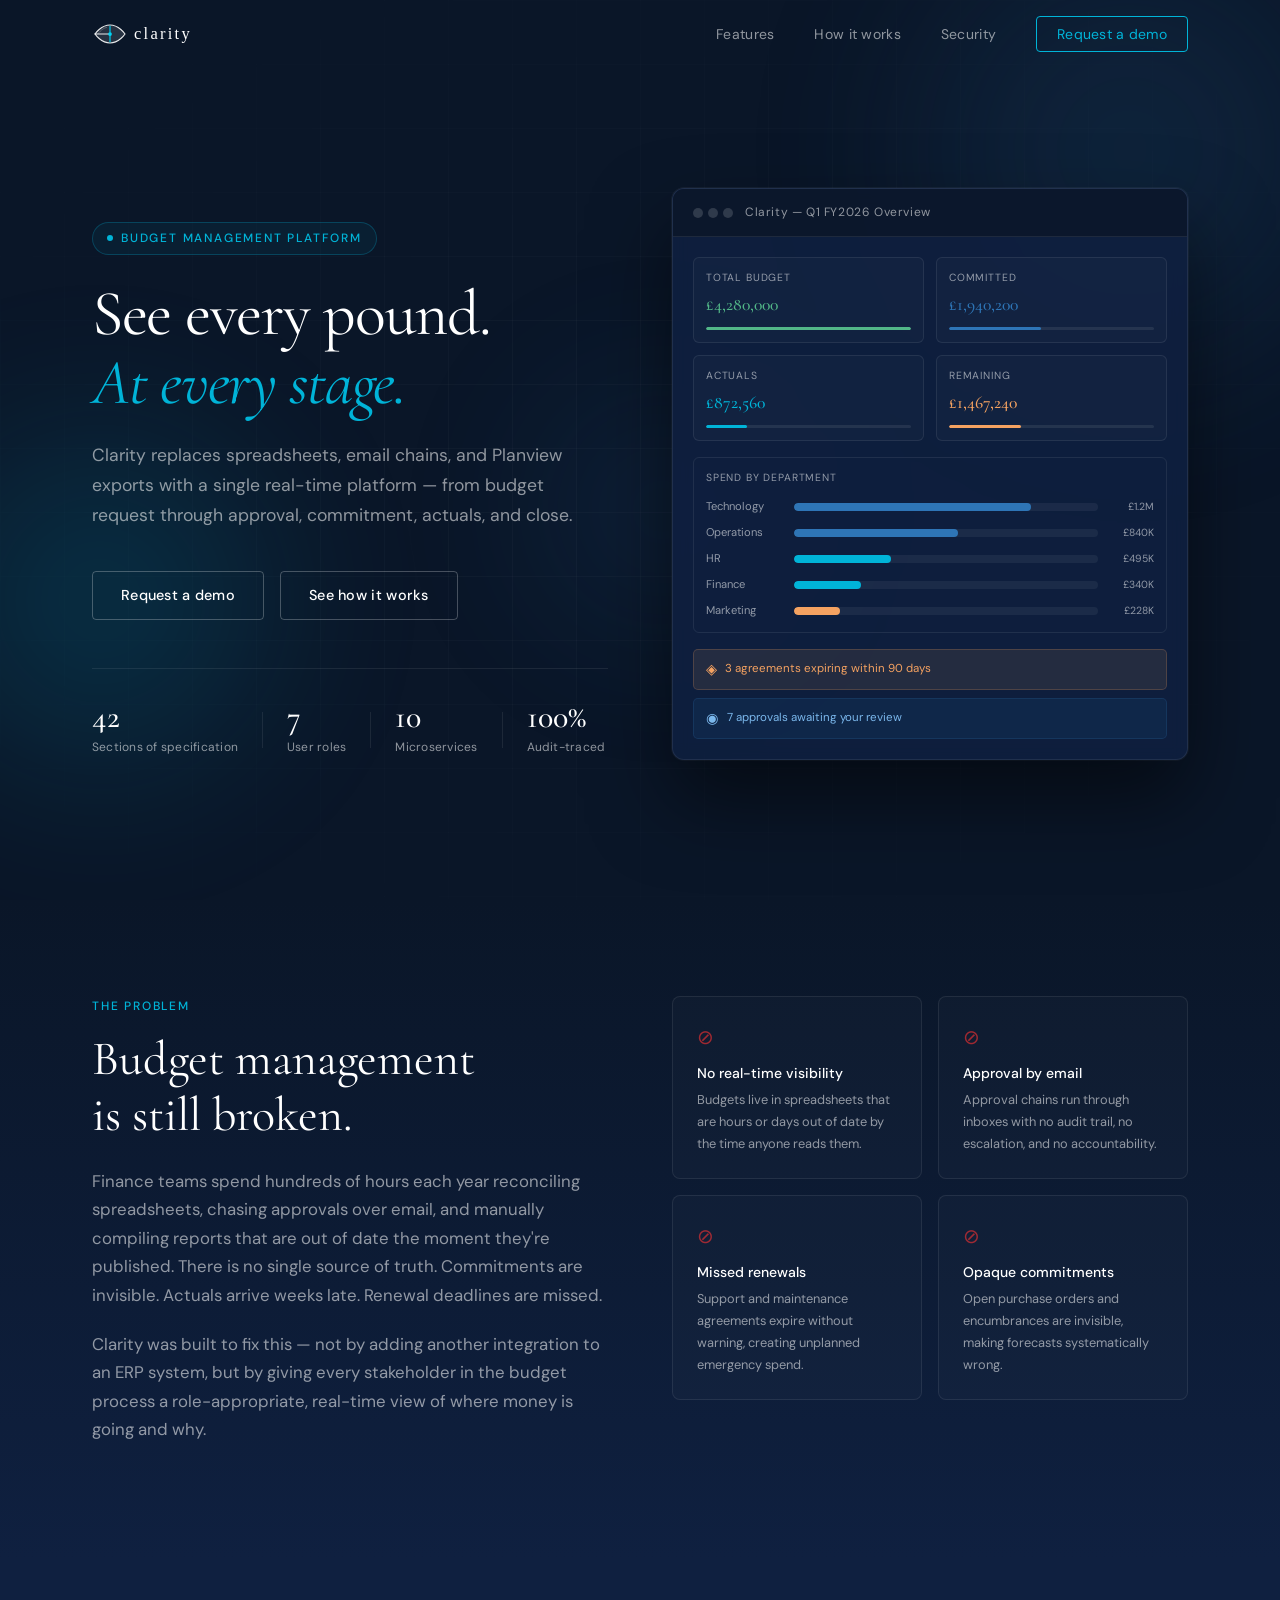
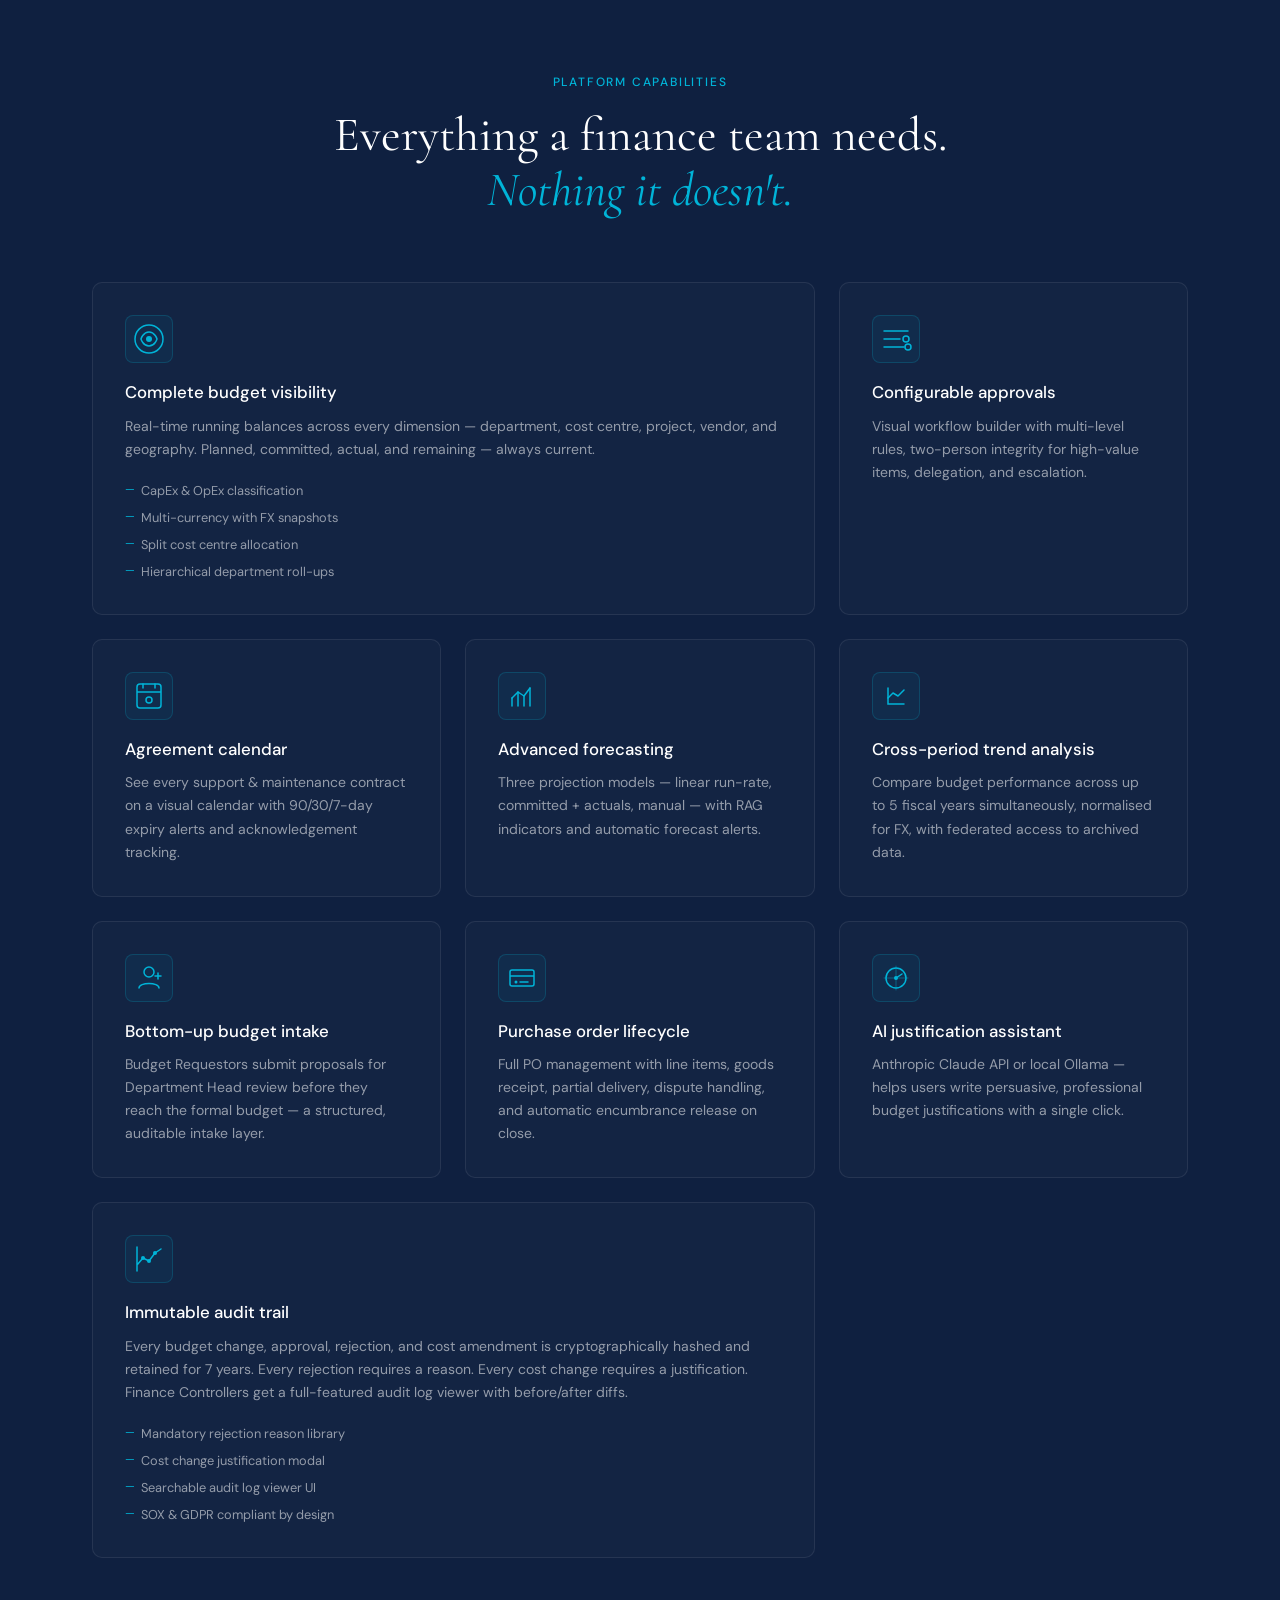
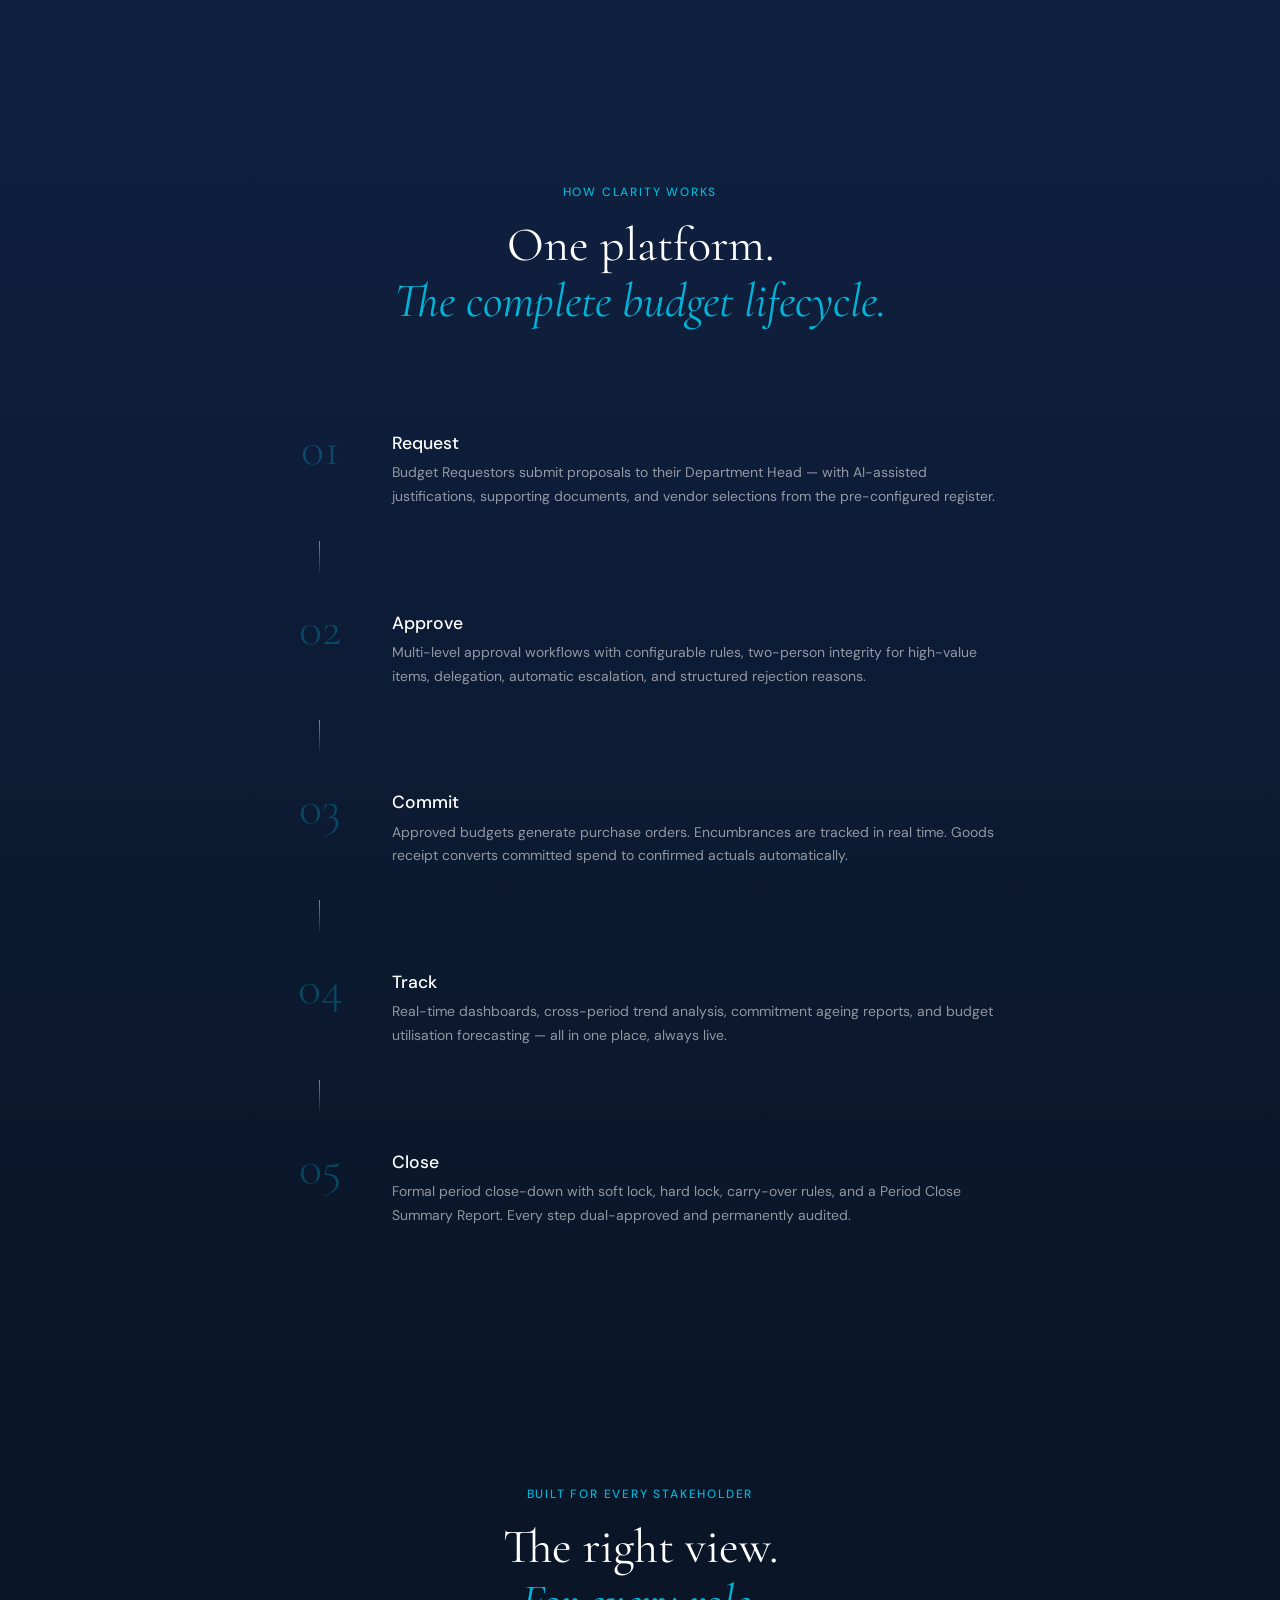
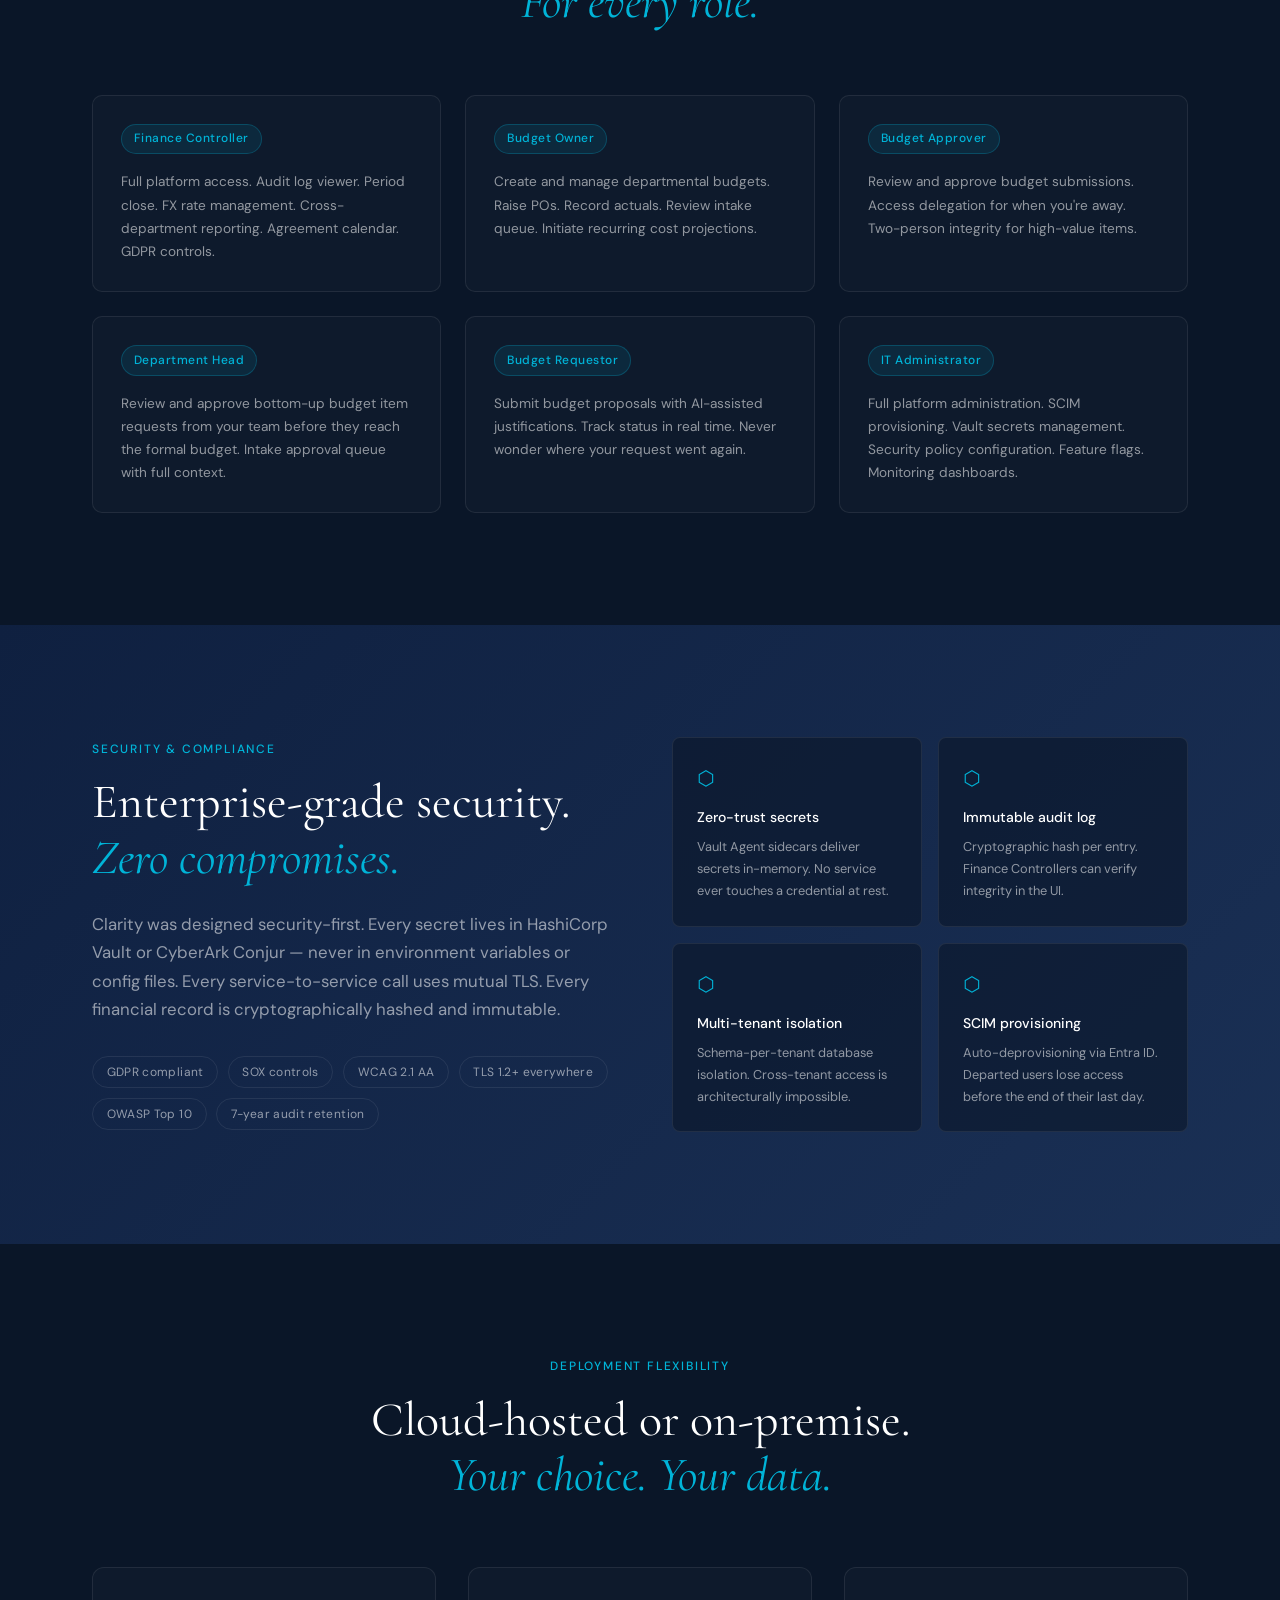
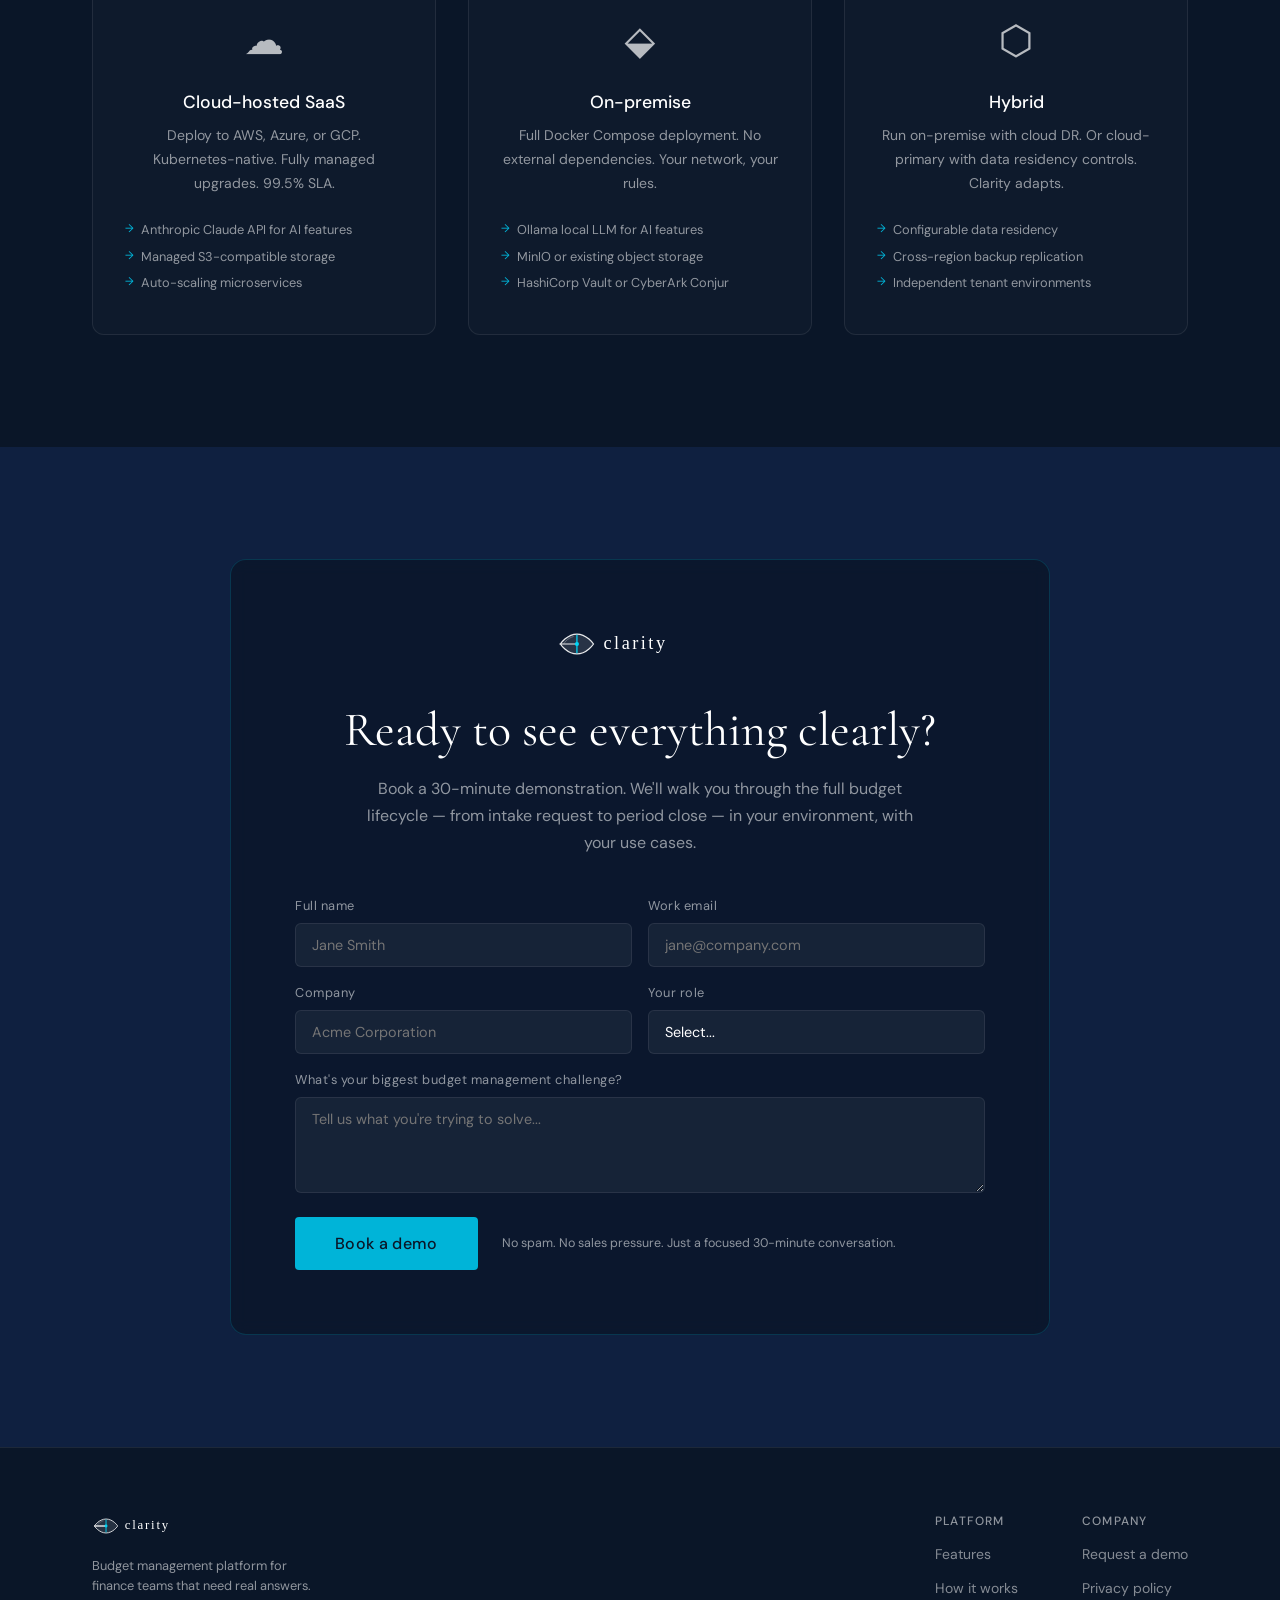
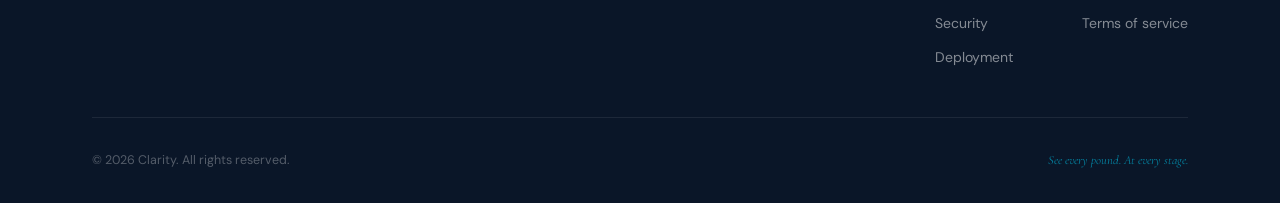
<file: clarity-website/public/index.html>
<!DOCTYPE html>
<html lang="en">
<head>
  <meta charset="UTF-8" />
  <meta name="viewport" content="width=device-width, initial-scale=1.0" />
  <title>Clarity — Budget Management Platform</title>
  <meta name="description" content="Clarity gives finance teams complete visibility over every budget, commitment, and expenditure — from request to approval to close.">
  <link rel="icon" type="image/svg+xml" href="assets/logo-mark.svg">
  <link rel="preconnect" href="https://fonts.googleapis.com">
  <link rel="preconnect" href="https://fonts.gstatic.com" crossorigin>
  <link href="https://fonts.googleapis.com/css2?family=Cormorant+Garamond:ital,wght@0,300;0,400;0,500;0,600;1,300;1,400&family=DM+Sans:opsz,wght@9..40,300;9..40,400;9..40,500&display=swap" rel="stylesheet">
  <link rel="stylesheet" href="assets/style.css">
</head>
<body>

  <!-- NAV -->
  <nav id="nav">
    <div class="nav-inner">
      <a href="/" class="nav-logo">
        <img src="assets/logo-white.svg" alt="Clarity" height="36" />
      </a>
      <ul class="nav-links">
        <li><a href="#features">Features</a></li>
        <li><a href="#workflow">How it works</a></li>
        <li><a href="#security">Security</a></li>
        <!--<li><a href="#contact" class="nav-cta">Request a demo</a></li>-->
        <li><a href="clarity-mockup.html" class="nav-cta">Request a demo</a></li>
      </ul>
      <button class="hamburger" id="hamburger" aria-label="Open menu">
        <span></span><span></span><span></span>
      </button>
    </div>
  </nav>

  <!-- MOBILE MENU -->
  <div class="mobile-menu" id="mobileMenu">
    <a href="#features" class="mobile-link">Features</a>
    <a href="#workflow" class="mobile-link">How it works</a>
    <a href="#security" class="mobile-link">Security</a>
   <!-- <a href="#contact" class="mobile-link mobile-cta">Request a demo</a>-->
    <a href="clarity-mockup.html" class="mobile-link mobile-cta">Request a demo</a>
  </div>

  <!-- HERO -->
  <section id="hero">
    <div class="hero-bg">
      <div class="grid-overlay"></div>
      <div class="orb orb-1"></div>
      <div class="orb orb-2"></div>
      <div class="orb orb-3"></div>
    </div>
    <div class="hero-content">
      <div class="hero-eyebrow reveal">
        <span class="eyebrow-dot"></span>
        Budget Management Platform
      </div>
      <h1 class="hero-title reveal delay-1">
        See every pound.<br>
        <em>At every stage.</em>
      </h1>
      <p class="hero-sub reveal delay-2">
        Clarity replaces spreadsheets, email chains, and Planview exports with a single real-time platform — from budget request through approval, commitment, actuals, and close.
      </p>
      <div class="hero-actions reveal delay-3">
        <!--<a href="#contact" class="btn btn-primary">Request a demo</a>-->
        <a href="clarity-mockup.html" class="btn btn-ghost">Request a demo</a>
        <a href="#workflow" class="btn btn-ghost">See how it works</a>
      </div>
      <div class="hero-stats reveal delay-4">
        <div class="stat">
          <span class="stat-num">42</span>
          <span class="stat-label">Sections of specification</span>
        </div>
        <div class="stat-div"></div>
        <div class="stat">
          <span class="stat-num">7</span>
          <span class="stat-label">User roles</span>
        </div>
        <div class="stat-div"></div>
        <div class="stat">
          <span class="stat-num">10</span>
          <span class="stat-label">Microservices</span>
        </div>
        <div class="stat-div"></div>
        <div class="stat">
          <span class="stat-num">100%</span>
          <span class="stat-label">Audit-traced</span>
        </div>
      </div>
    </div>
    <div class="hero-visual reveal delay-2">
      <div class="dashboard-mock">
        <div class="mock-header">
          <div class="mock-dots"><span></span><span></span><span></span></div>
          <div class="mock-title">Clarity — Q1 FY2026 Overview</div>
        </div>
        <div class="mock-body">
          <div class="mock-kpis">
            <div class="kpi kpi-green">
              <div class="kpi-label">Total Budget</div>
              <div class="kpi-value">£4,280,000</div>
              <div class="kpi-bar"><div class="kpi-fill" style="width:100%"></div></div>
            </div>
            <div class="kpi kpi-blue">
              <div class="kpi-label">Committed</div>
              <div class="kpi-value">£1,940,200</div>
              <div class="kpi-bar"><div class="kpi-fill" style="width:45%"></div></div>
            </div>
            <div class="kpi kpi-teal">
              <div class="kpi-label">Actuals</div>
              <div class="kpi-value">£872,560</div>
              <div class="kpi-bar"><div class="kpi-fill" style="width:20%"></div></div>
            </div>
            <div class="kpi kpi-amber">
              <div class="kpi-label">Remaining</div>
              <div class="kpi-value">£1,467,240</div>
              <div class="kpi-bar"><div class="kpi-fill" style="width:35%"></div></div>
            </div>
          </div>
          <div class="mock-chart">
            <div class="chart-label">Spend by department</div>
            <div class="chart-bars">
              <div class="chart-row"><span>Technology</span><div class="bar-wrap"><div class="bar" style="width:78%"></div></div><span class="bar-val">£1.2M</span></div>
              <div class="chart-row"><span>Operations</span><div class="bar-wrap"><div class="bar" style="width:54%"></div></div><span class="bar-val">£840K</span></div>
              <div class="chart-row"><span>HR</span><div class="bar-wrap"><div class="bar bar-teal" style="width:32%"></div></div><span class="bar-val">£495K</span></div>
              <div class="chart-row"><span>Finance</span><div class="bar-wrap"><div class="bar bar-teal" style="width:22%"></div></div><span class="bar-val">£340K</span></div>
              <div class="chart-row"><span>Marketing</span><div class="bar-wrap"><div class="bar bar-amber" style="width:15%"></div></div><span class="bar-val">£228K</span></div>
            </div>
          </div>
          <div class="mock-alerts">
            <div class="alert-item alert-amber">
              <span class="alert-icon">◈</span>
              <span>3 agreements expiring within 90 days</span>
            </div>
            <div class="alert-item alert-blue">
              <span class="alert-icon">◉</span>
              <span>7 approvals awaiting your review</span>
            </div>
          </div>
        </div>
      </div>
    </div>
  </section>

  <!-- PROBLEM -->
  <section id="problem">
    <div class="container">
      <div class="problem-grid">
        <div class="problem-text reveal">
          <p class="section-eyebrow">The problem</p>
          <h2 class="section-title">Budget management<br>is still broken.</h2>
          <p class="section-body">
            Finance teams spend hundreds of hours each year reconciling spreadsheets, chasing approvals over email, and manually compiling reports that are out of date the moment they're published. There is no single source of truth. Commitments are invisible. Actuals arrive weeks late. Renewal deadlines are missed.
          </p>
          <p class="section-body">
            Clarity was built to fix this — not by adding another integration to an ERP system, but by giving every stakeholder in the budget process a role-appropriate, real-time view of where money is going and why.
          </p>
        </div>
        <div class="problem-cards reveal delay-1">
          <div class="pain-card">
            <div class="pain-icon">⊘</div>
            <h3>No real-time visibility</h3>
            <p>Budgets live in spreadsheets that are hours or days out of date by the time anyone reads them.</p>
          </div>
          <div class="pain-card">
            <div class="pain-icon">⊘</div>
            <h3>Approval by email</h3>
            <p>Approval chains run through inboxes with no audit trail, no escalation, and no accountability.</p>
          </div>
          <div class="pain-card">
            <div class="pain-icon">⊘</div>
            <h3>Missed renewals</h3>
            <p>Support and maintenance agreements expire without warning, creating unplanned emergency spend.</p>
          </div>
          <div class="pain-card">
            <div class="pain-icon">⊘</div>
            <h3>Opaque commitments</h3>
            <p>Open purchase orders and encumbrances are invisible, making forecasts systematically wrong.</p>
          </div>
        </div>
      </div>
    </div>
  </section>

  <!-- FEATURES -->
  <section id="features">
    <div class="container">
      <div class="section-header reveal">
        <p class="section-eyebrow">Platform capabilities</p>
        <h2 class="section-title">Everything a finance team needs.<br><em>Nothing it doesn't.</em></h2>
      </div>
      <div class="features-grid">

        <div class="feature-card feature-large reveal">
          <div class="feature-icon-wrap">
            <svg width="32" height="32" viewBox="0 0 32 32" fill="none"><circle cx="16" cy="16" r="14" stroke="currentColor" stroke-width="1.5"/><path d="M8 16 C8 16 10 9 16 9 C22 9 24 16 24 16 C24 16 22 23 16 23 C10 23 8 16 8 16Z" stroke="currentColor" stroke-width="1.5" fill="none"/><circle cx="16" cy="16" r="3" fill="currentColor"/></svg>
          </div>
          <h3>Complete budget visibility</h3>
          <p>Real-time running balances across every dimension — department, cost centre, project, vendor, and geography. Planned, committed, actual, and remaining — always current.</p>
          <ul class="feature-list">
            <li>CapEx & OpEx classification</li>
            <li>Multi-currency with FX snapshots</li>
            <li>Split cost centre allocation</li>
            <li>Hierarchical department roll-ups</li>
          </ul>
        </div>

        <div class="feature-card reveal delay-1">
          <div class="feature-icon-wrap">
            <svg width="32" height="32" viewBox="0 0 32 32" fill="none"><path d="M4 8 L28 8 M4 16 L20 16 M4 24 L24 24" stroke="currentColor" stroke-width="1.5" stroke-linecap="round"/><circle cx="26" cy="16" r="3" stroke="currentColor" stroke-width="1.5"/><circle cx="28" cy="24" r="3" stroke="currentColor" stroke-width="1.5"/></svg>
          </div>
          <h3>Configurable approvals</h3>
          <p>Visual workflow builder with multi-level rules, two-person integrity for high-value items, delegation, and escalation.</p>
        </div>

        <div class="feature-card reveal delay-2">
          <div class="feature-icon-wrap">
            <svg width="32" height="32" viewBox="0 0 32 32" fill="none"><rect x="4" y="4" width="24" height="24" rx="3" stroke="currentColor" stroke-width="1.5"/><path d="M4 12 L28 12" stroke="currentColor" stroke-width="1.5"/><path d="M10 8 L10 4 M22 8 L22 4" stroke="currentColor" stroke-width="1.5" stroke-linecap="round"/><circle cx="16" cy="20" r="3" stroke="currentColor" stroke-width="1.5"/></svg>
          </div>
          <h3>Agreement calendar</h3>
          <p>See every support & maintenance contract on a visual calendar with 90/30/7-day expiry alerts and acknowledgement tracking.</p>
        </div>

        <div class="feature-card reveal">
          <div class="feature-icon-wrap">
            <svg width="32" height="32" viewBox="0 0 32 32" fill="none"><path d="M6 26 L6 18 M12 26 L12 12 M18 26 L18 16 M24 26 L24 8" stroke="currentColor" stroke-width="1.5" stroke-linecap="round"/><path d="M6 18 L12 12 L18 16 L24 8" stroke="currentColor" stroke-width="1.5" stroke-linecap="round" stroke-linejoin="round"/></svg>
          </div>
          <h3>Advanced forecasting</h3>
          <p>Three projection models — linear run-rate, committed + actuals, manual — with RAG indicators and automatic forecast alerts.</p>
        </div>

        <div class="feature-card reveal delay-1">
          <div class="feature-icon-wrap">
            <svg width="32" height="32" viewBox="0 0 32 32" fill="none"><path d="M8 8 L8 24 L24 24" stroke="currentColor" stroke-width="1.5" stroke-linecap="round"/><path d="M8 18 L13 13 L18 16 L24 10" stroke="currentColor" stroke-width="1.5" stroke-linecap="round" stroke-linejoin="round"/></svg>
          </div>
          <h3>Cross-period trend analysis</h3>
          <p>Compare budget performance across up to 5 fiscal years simultaneously, normalised for FX, with federated access to archived data.</p>
        </div>

        <div class="feature-card reveal delay-2">
          <div class="feature-icon-wrap">
            <svg width="32" height="32" viewBox="0 0 32 32" fill="none"><circle cx="16" cy="10" r="5" stroke="currentColor" stroke-width="1.5"/><path d="M6 26 C6 20 26 20 26 26" stroke="currentColor" stroke-width="1.5" stroke-linecap="round"/><path d="M22 14 L28 14 M25 11 L25 17" stroke="currentColor" stroke-width="1.5" stroke-linecap="round"/></svg>
          </div>
          <h3>Bottom-up budget intake</h3>
          <p>Budget Requestors submit proposals for Department Head review before they reach the formal budget — a structured, auditable intake layer.</p>
        </div>

        <div class="feature-card reveal">
          <div class="feature-icon-wrap">
            <svg width="32" height="32" viewBox="0 0 32 32" fill="none"><rect x="4" y="8" width="24" height="16" rx="2" stroke="currentColor" stroke-width="1.5"/><path d="M4 14 L28 14" stroke="currentColor" stroke-width="1.5"/><circle cx="10" cy="20" r="1.5" fill="currentColor"/><path d="M14 20 L22 20" stroke="currentColor" stroke-width="1.5" stroke-linecap="round"/></svg>
          </div>
          <h3>Purchase order lifecycle</h3>
          <p>Full PO management with line items, goods receipt, partial delivery, dispute handling, and automatic encumbrance release on close.</p>
        </div>

        <div class="feature-card reveal delay-1">
          <div class="feature-icon-wrap">
            <svg width="32" height="32" viewBox="0 0 32 32" fill="none"><path d="M16 4 L16 28 M4 16 L28 16" stroke="currentColor" stroke-width="1" stroke-linecap="round" opacity="0.4"/><circle cx="16" cy="16" r="10" stroke="currentColor" stroke-width="1.5"/><path d="M16 16 L22 12" stroke="currentColor" stroke-width="1.5" stroke-linecap="round"/><circle cx="16" cy="16" r="2" fill="currentColor"/></svg>
          </div>
          <h3>AI justification assistant</h3>
          <p>Anthropic Claude API or local Ollama — helps users write persuasive, professional budget justifications with a single click.</p>
        </div>

        <div class="feature-card feature-large reveal delay-2">
          <div class="feature-icon-wrap">
            <svg width="32" height="32" viewBox="0 0 32 32" fill="none"><path d="M4 28 L4 4 M4 22 L10 15 L16 18 L22 10 L28 6" stroke="currentColor" stroke-width="1.5" stroke-linecap="round" stroke-linejoin="round"/><circle cx="10" cy="15" r="2" fill="currentColor"/><circle cx="16" cy="18" r="2" fill="currentColor"/><circle cx="22" cy="10" r="2" fill="currentColor"/></svg>
          </div>
          <h3>Immutable audit trail</h3>
          <p>Every budget change, approval, rejection, and cost amendment is cryptographically hashed and retained for 7 years. Every rejection requires a reason. Every cost change requires a justification. Finance Controllers get a full-featured audit log viewer with before/after diffs.</p>
          <ul class="feature-list">
            <li>Mandatory rejection reason library</li>
            <li>Cost change justification modal</li>
            <li>Searchable audit log viewer UI</li>
            <li>SOX & GDPR compliant by design</li>
          </ul>
        </div>

      </div>
    </div>
  </section>

  <!-- WORKFLOW -->
  <section id="workflow">
    <div class="container">
      <div class="section-header reveal">
        <p class="section-eyebrow">How Clarity works</p>
        <h2 class="section-title">One platform.<br><em>The complete budget lifecycle.</em></h2>
      </div>
      <div class="workflow-steps">
        <div class="workflow-step reveal">
          <div class="step-num">01</div>
          <div class="step-content">
            <h3>Request</h3>
            <p>Budget Requestors submit proposals to their Department Head — with AI-assisted justifications, supporting documents, and vendor selections from the pre-configured register.</p>
          </div>
        </div>
        <div class="workflow-connector"></div>
        <div class="workflow-step reveal delay-1">
          <div class="step-num">02</div>
          <div class="step-content">
            <h3>Approve</h3>
            <p>Multi-level approval workflows with configurable rules, two-person integrity for high-value items, delegation, automatic escalation, and structured rejection reasons.</p>
          </div>
        </div>
        <div class="workflow-connector"></div>
        <div class="workflow-step reveal delay-2">
          <div class="step-num">03</div>
          <div class="step-content">
            <h3>Commit</h3>
            <p>Approved budgets generate purchase orders. Encumbrances are tracked in real time. Goods receipt converts committed spend to confirmed actuals automatically.</p>
          </div>
        </div>
        <div class="workflow-connector"></div>
        <div class="workflow-step reveal delay-3">
          <div class="step-num">04</div>
          <div class="step-content">
            <h3>Track</h3>
            <p>Real-time dashboards, cross-period trend analysis, commitment ageing reports, and budget utilisation forecasting — all in one place, always live.</p>
          </div>
        </div>
        <div class="workflow-connector"></div>
        <div class="workflow-step reveal delay-4">
          <div class="step-num">05</div>
          <div class="step-content">
            <h3>Close</h3>
            <p>Formal period close-down with soft lock, hard lock, carry-over rules, and a Period Close Summary Report. Every step dual-approved and permanently audited.</p>
          </div>
        </div>
      </div>
    </div>
  </section>

  <!-- ROLES -->
  <section id="roles">
    <div class="container">
      <div class="section-header reveal">
        <p class="section-eyebrow">Built for every stakeholder</p>
        <h2 class="section-title">The right view.<br><em>For every role.</em></h2>
      </div>
      <div class="roles-grid">
        <div class="role-card reveal">
          <div class="role-badge">Finance Controller</div>
          <p>Full platform access. Audit log viewer. Period close. FX rate management. Cross-department reporting. Agreement calendar. GDPR controls.</p>
        </div>
        <div class="role-card reveal delay-1">
          <div class="role-badge">Budget Owner</div>
          <p>Create and manage departmental budgets. Raise POs. Record actuals. Review intake queue. Initiate recurring cost projections.</p>
        </div>
        <div class="role-card reveal delay-2">
          <div class="role-badge">Budget Approver</div>
          <p>Review and approve budget submissions. Access delegation for when you're away. Two-person integrity for high-value items.</p>
        </div>
        <div class="role-card reveal">
          <div class="role-badge">Department Head</div>
          <p>Review and approve bottom-up budget item requests from your team before they reach the formal budget. Intake approval queue with full context.</p>
        </div>
        <div class="role-card reveal delay-1">
          <div class="role-badge">Budget Requestor</div>
          <p>Submit budget proposals with AI-assisted justifications. Track status in real time. Never wonder where your request went again.</p>
        </div>
        <div class="role-card reveal delay-2">
          <div class="role-badge">IT Administrator</div>
          <p>Full platform administration. SCIM provisioning. Vault secrets management. Security policy configuration. Feature flags. Monitoring dashboards.</p>
        </div>
      </div>
    </div>
  </section>

  <!-- SECURITY -->
  <section id="security">
    <div class="container">
      <div class="security-grid">
        <div class="security-text reveal">
          <p class="section-eyebrow">Security & compliance</p>
          <h2 class="section-title">Enterprise-grade security.<br><em>Zero compromises.</em></h2>
          <p class="section-body">
            Clarity was designed security-first. Every secret lives in HashiCorp Vault or CyberArk Conjur — never in environment variables or config files. Every service-to-service call uses mutual TLS. Every financial record is cryptographically hashed and immutable.
          </p>
          <div class="security-badges">
            <div class="badge">GDPR compliant</div>
            <div class="badge">SOX controls</div>
            <div class="badge">WCAG 2.1 AA</div>
            <div class="badge">TLS 1.2+ everywhere</div>
            <div class="badge">OWASP Top 10</div>
            <div class="badge">7-year audit retention</div>
          </div>
        </div>
        <div class="security-cards reveal delay-1">
          <div class="sec-card">
            <div class="sec-icon">⬡</div>
            <h4>Zero-trust secrets</h4>
            <p>Vault Agent sidecars deliver secrets in-memory. No service ever touches a credential at rest.</p>
          </div>
          <div class="sec-card">
            <div class="sec-icon">⬡</div>
            <h4>Immutable audit log</h4>
            <p>Cryptographic hash per entry. Finance Controllers can verify integrity in the UI.</p>
          </div>
          <div class="sec-card">
            <div class="sec-icon">⬡</div>
            <h4>Multi-tenant isolation</h4>
            <p>Schema-per-tenant database isolation. Cross-tenant access is architecturally impossible.</p>
          </div>
          <div class="sec-card">
            <div class="sec-icon">⬡</div>
            <h4>SCIM provisioning</h4>
            <p>Auto-deprovisioning via Entra ID. Departed users lose access before the end of their last day.</p>
          </div>
        </div>
      </div>
    </div>
  </section>

  <!-- DEPLOYMENT -->
  <section id="deployment">
    <div class="container">
      <div class="section-header reveal">
        <p class="section-eyebrow">Deployment flexibility</p>
        <h2 class="section-title">Cloud-hosted or on-premise.<br><em>Your choice. Your data.</em></h2>
      </div>
      <div class="deploy-cards">
        <div class="deploy-card reveal">
          <div class="deploy-icon">☁</div>
          <h3>Cloud-hosted SaaS</h3>
          <p>Deploy to AWS, Azure, or GCP. Kubernetes-native. Fully managed upgrades. 99.5% SLA.</p>
          <ul>
            <li>Anthropic Claude API for AI features</li>
            <li>Managed S3-compatible storage</li>
            <li>Auto-scaling microservices</li>
          </ul>
        </div>
        <div class="deploy-card reveal delay-1">
          <div class="deploy-icon">⬙</div>
          <h3>On-premise</h3>
          <p>Full Docker Compose deployment. No external dependencies. Your network, your rules.</p>
          <ul>
            <li>Ollama local LLM for AI features</li>
            <li>MinIO or existing object storage</li>
            <li>HashiCorp Vault or CyberArk Conjur</li>
          </ul>
        </div>
        <div class="deploy-card reveal delay-2">
          <div class="deploy-icon">⬡</div>
          <h3>Hybrid</h3>
          <p>Run on-premise with cloud DR. Or cloud-primary with data residency controls. Clarity adapts.</p>
          <ul>
            <li>Configurable data residency</li>
            <li>Cross-region backup replication</li>
            <li>Independent tenant environments</li>
          </ul>
        </div>
      </div>
    </div>
  </section>

  <!-- CTA / CONTACT -->
  <section id="contact">
    <div class="container">
      <div class="cta-box reveal">
        <div class="cta-logo">
          <img src="assets/logo-white.svg" alt="Clarity" height="40" />
        </div>
        <h2 class="cta-title">Ready to see everything clearly?</h2>
        <p class="cta-sub">Book a 30-minute demonstration. We'll walk you through the full budget lifecycle — from intake request to period close — in your environment, with your use cases.</p>
        <form class="contact-form" id="contactForm">
          <div class="form-row">
            <div class="form-group">
              <label for="name">Full name</label>
              <input type="text" id="name" name="name" placeholder="Jane Smith" required />
            </div>
            <div class="form-group">
              <label for="email">Work email</label>
              <input type="email" id="email" name="email" placeholder="jane@company.com" required />
            </div>
          </div>
          <div class="form-row">
            <div class="form-group">
              <label for="company">Company</label>
              <input type="text" id="company" name="company" placeholder="Acme Corporation" required />
            </div>
            <div class="form-group">
              <label for="role">Your role</label>
              <select id="role" name="role">
                <option value="">Select...</option>
                <option>Finance Controller / CFO</option>
                <option>IT Director / CTO</option>
                <option>Head of Finance</option>
                <option>Budget Manager</option>
                <option>Other</option>
              </select>
            </div>
          </div>
          <div class="form-group form-group-full">
            <label for="message">What's your biggest budget management challenge?</label>
            <textarea id="message" name="message" rows="3" placeholder="Tell us what you're trying to solve..."></textarea>
          </div>
          <div class="form-actions">
            <button type="submit" class="btn btn-primary btn-lg">Book a demo</button>
            <p class="form-note">No spam. No sales pressure. Just a focused 30-minute conversation.</p>
          </div>
        </form>
        <div class="form-success" id="formSuccess" style="display:none">
          <div class="success-icon">✓</div>
          <h3>Thank you — we'll be in touch shortly.</h3>
          <p>A member of the Clarity team will contact you within one business day to arrange your demonstration.</p>
        </div>
      </div>
    </div>
  </section>

  <!-- FOOTER -->
  <footer>
    <div class="container">
      <div class="footer-inner">
        <div class="footer-brand">
          <img src="assets/logo-white.svg" alt="Clarity" height="28" />
          <p>Budget management platform for<br>finance teams that need real answers.</p>
        </div>
        <div class="footer-links">
          <div class="footer-col">
            <h4>Platform</h4>
            <a href="#features">Features</a>
            <a href="#workflow">How it works</a>
            <a href="#security">Security</a>
            <a href="#deployment">Deployment</a>
          </div>
          <div class="footer-col">
            <h4>Company</h4>
            <!--<a href="#contact">Request a demo</a>-->
            <a href="clarity-mockup.html">Request a demo</a>
            <a href="#">Privacy policy</a>
            <a href="#">Terms of service</a>
          </div>
        </div>
      </div>
      <div class="footer-bottom">
        <p>© 2026 Clarity. All rights reserved.</p>
        <p class="footer-tagline">See every pound. At every stage.</p>
      </div>
    </div>
  </footer>

  <script src="assets/main.js"></script>
</body>
</html>
</file>
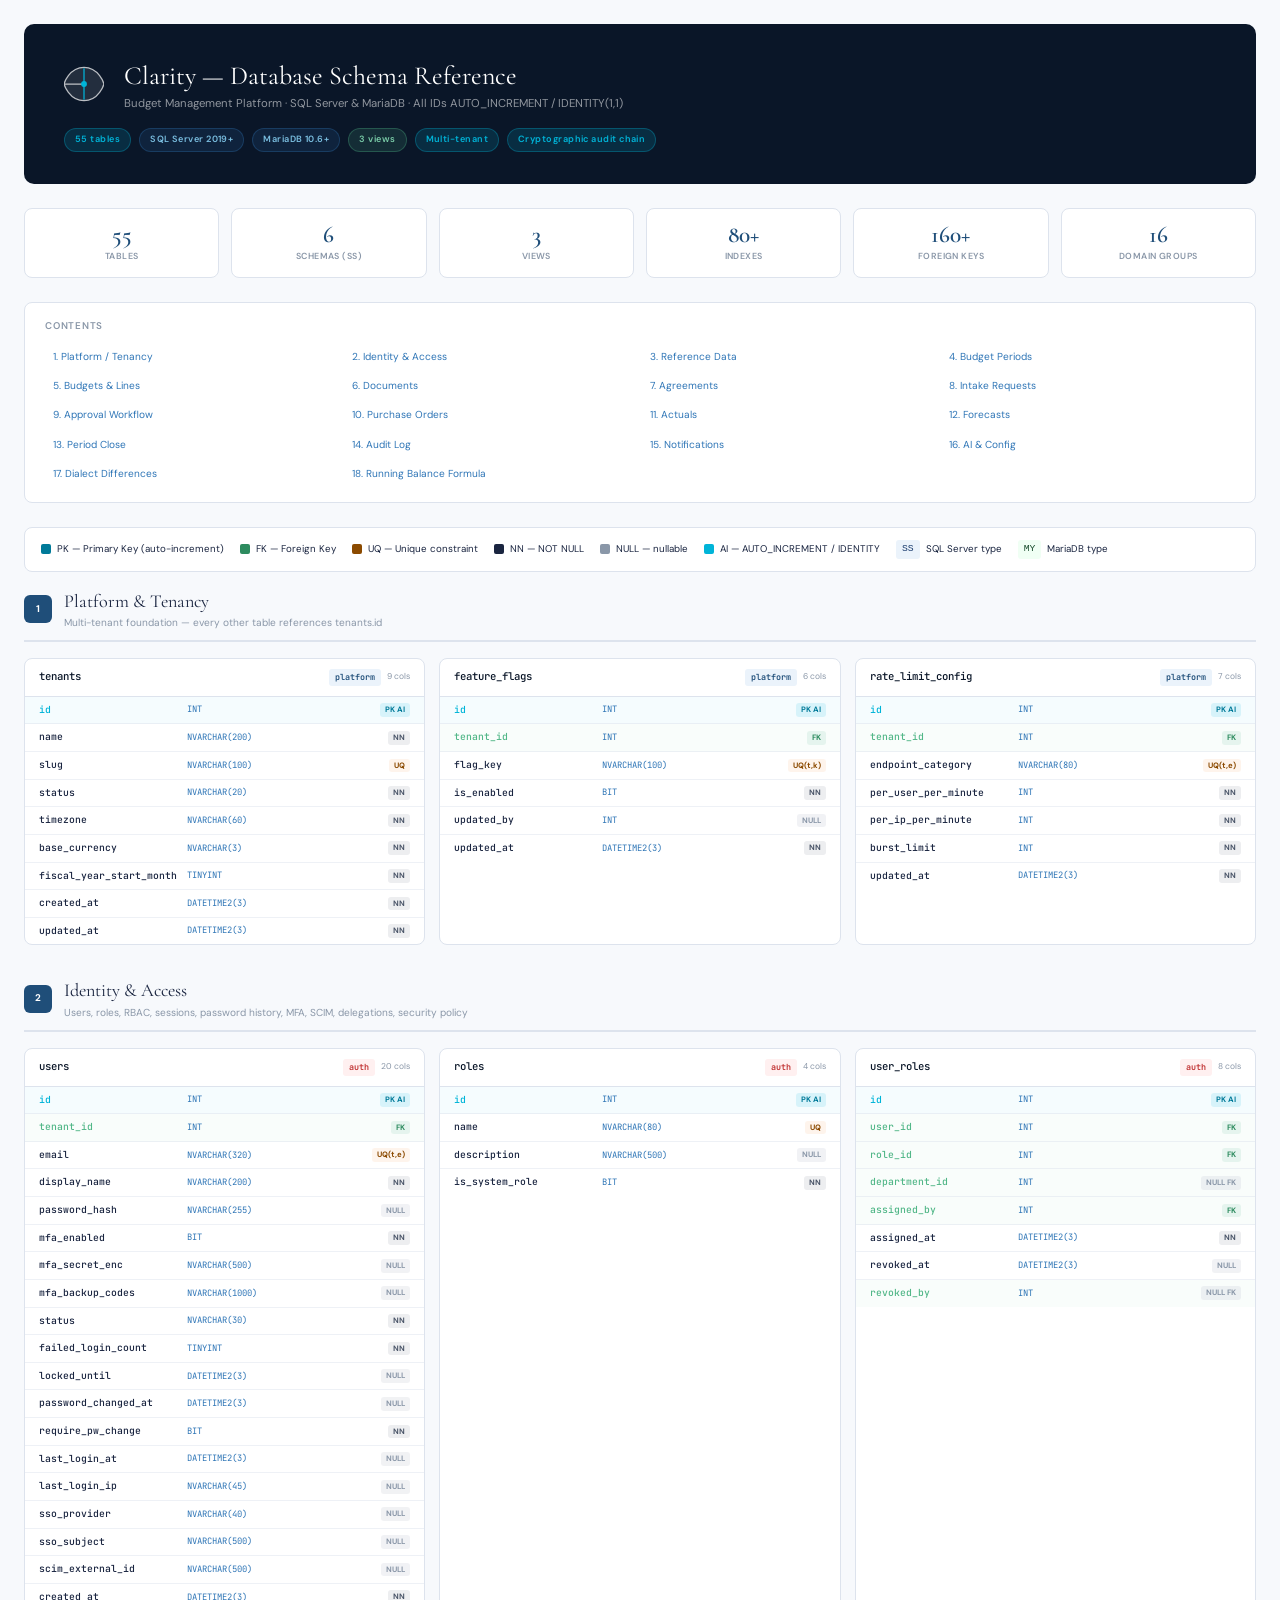
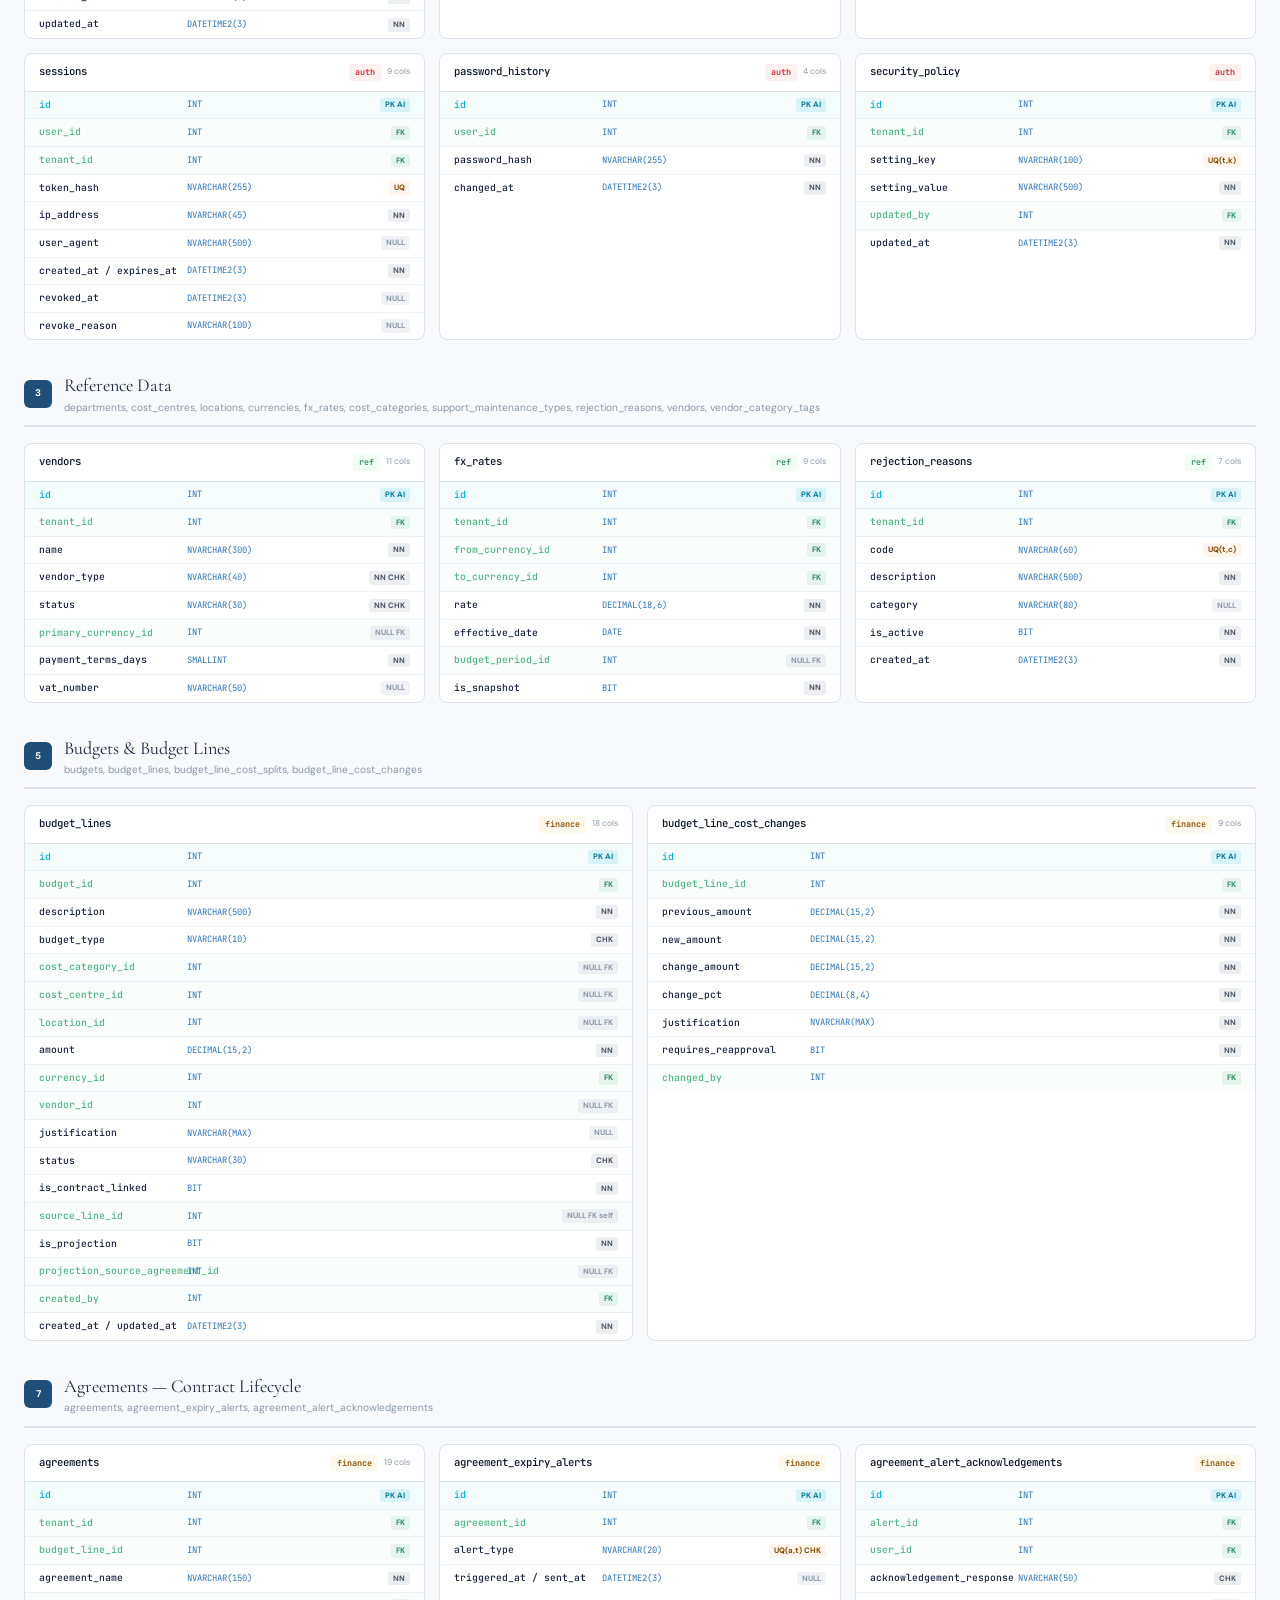
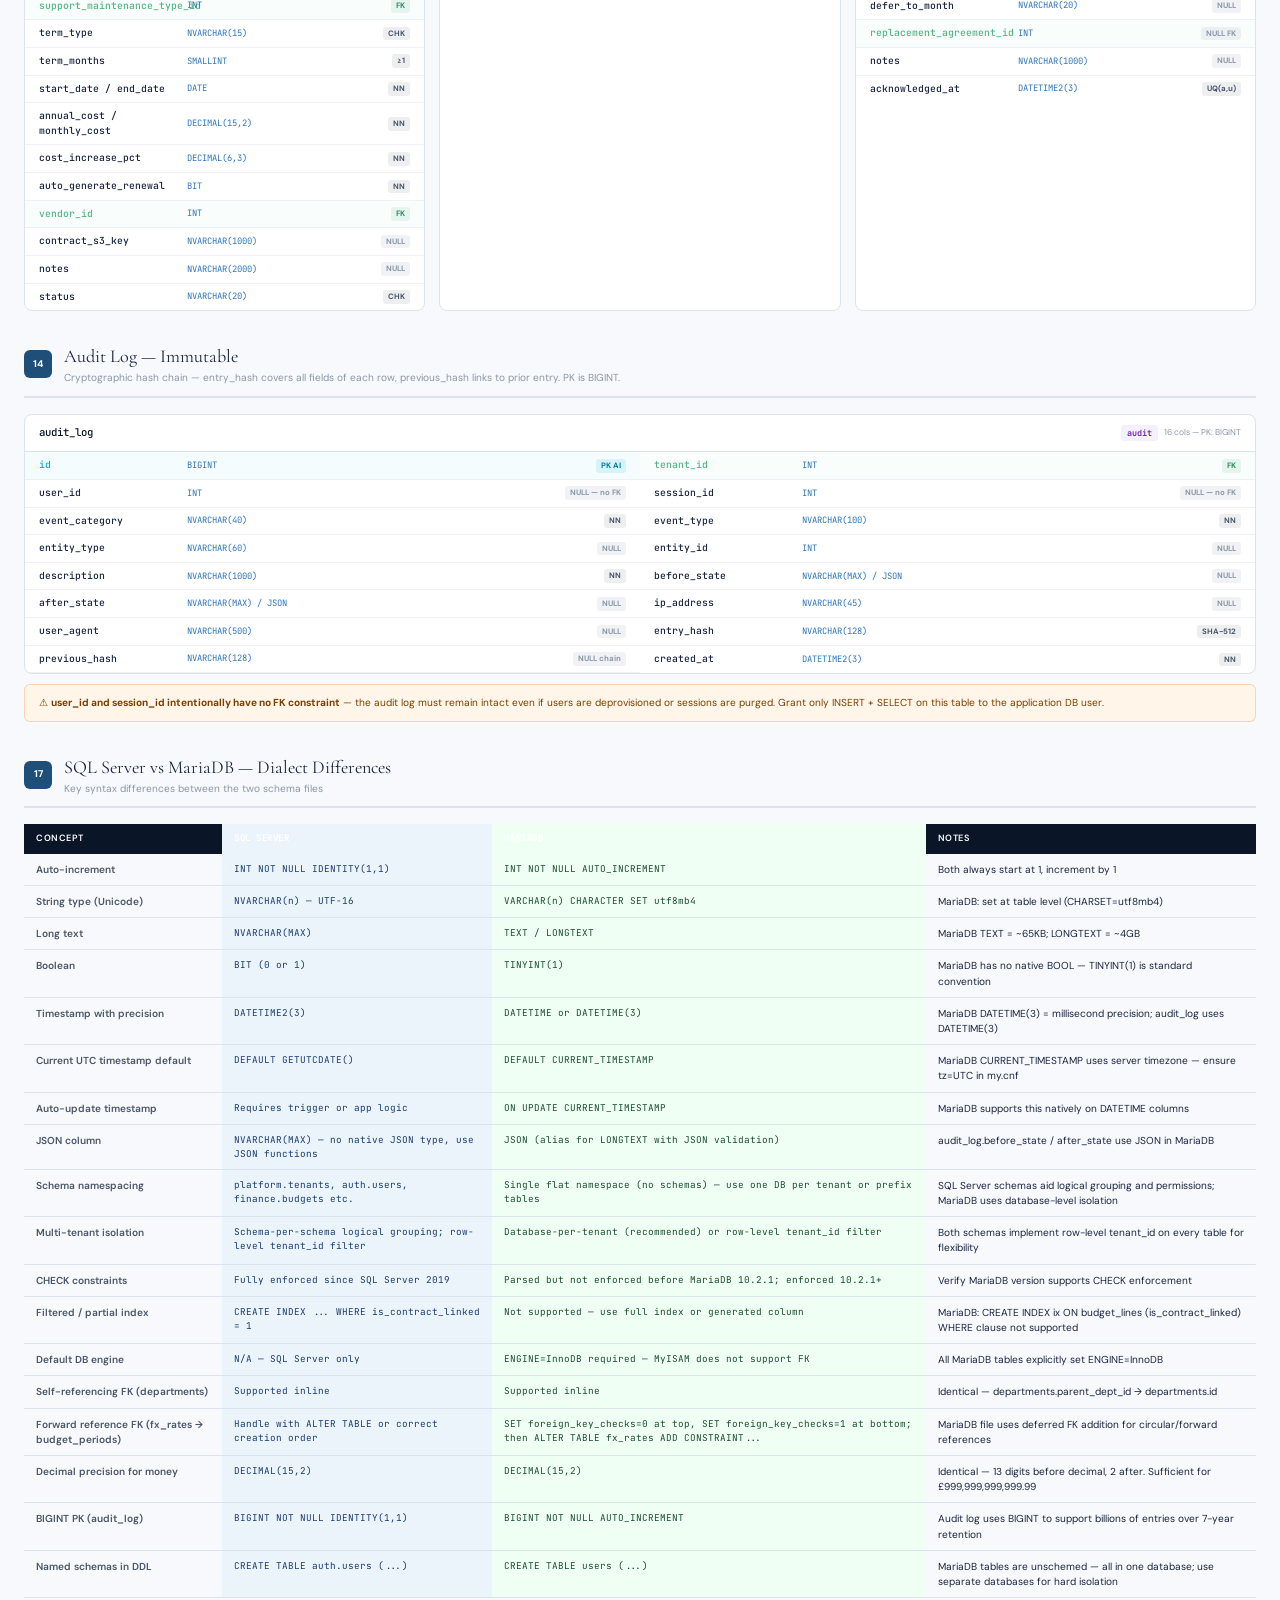
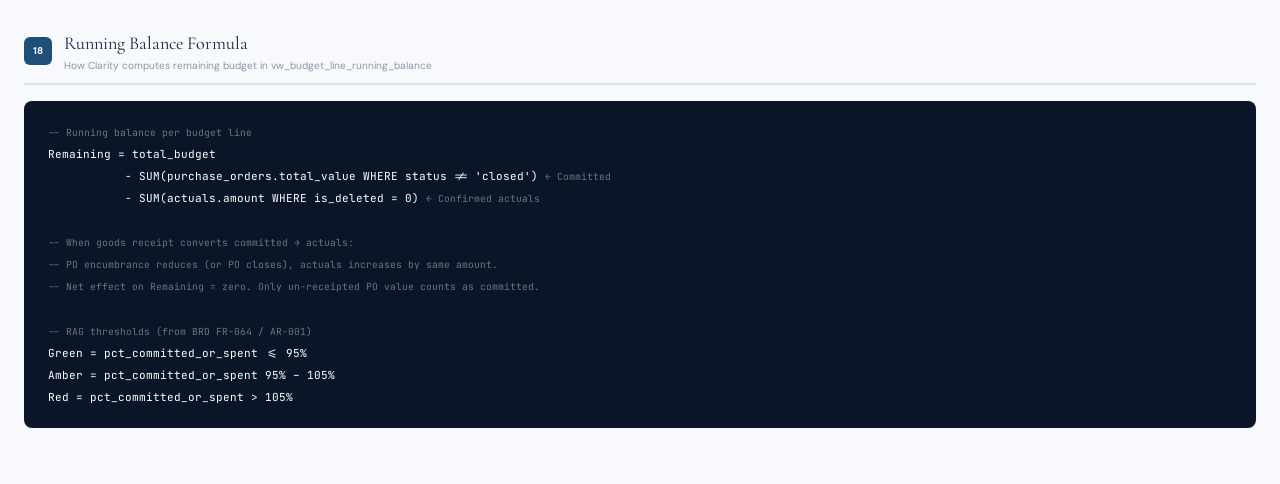
<file: database/clarity_schema_reference.html>
<!DOCTYPE html>
<html lang="en">
<head>
<meta charset="UTF-8"/>
<meta name="viewport" content="width=device-width, initial-scale=1.0"/>
<title>Clarity — Database Schema Reference</title>
<link href="https://fonts.googleapis.com/css2?family=Cormorant+Garamond:ital,wght@0,400;0,600;1,400&family=DM+Sans:opsz,wght@9..40,300;9..40,400;9..40,500;9..40,600&family=JetBrains+Mono:wght@400;500&display=swap" rel="stylesheet">
<style>
*{box-sizing:border-box;margin:0;padding:0}
:root{
  --navy:#0A1628;--blue:#1F4E79;--blue-mid:#2E75B6;--teal:#00B4D8;
  --amber:#F4A261;--red:#E05252;--green:#52B788;
  --surface:#F7F9FC;--border:#DDE3ED;--text:#1A2540;--text-2:#4A5568;--text-3:#8A97A8;
  --font-d:'Cormorant Garamond',Georgia,serif;
  --font:'DM Sans',system-ui,sans-serif;
  --mono:'JetBrains Mono',monospace;
}
html{font-size:13px;scroll-behavior:smooth}
body{font-family:var(--font);background:var(--surface);color:var(--text);line-height:1.5}
.page{max-width:1400px;margin:0 auto;padding:24px}

/* HEADER */
.page-header{background:var(--navy);color:#fff;padding:32px 40px;border-radius:10px;margin-bottom:24px}
.page-header-inner{display:flex;align-items:center;gap:20px;margin-bottom:16px}
.logo-mark{width:40px;height:40px}
.page-title{font-family:var(--font-d);font-size:2rem;color:#fff}
.page-sub{color:rgba(255,255,255,0.55);font-size:0.875rem}
.header-badges{display:flex;gap:8px;flex-wrap:wrap}
.hbadge{padding:4px 10px;border-radius:100px;font-size:0.7rem;font-weight:600;letter-spacing:0.05em;border:1px solid}
.hbadge-teal{background:rgba(0,180,216,0.15);border-color:rgba(0,180,216,0.3);color:var(--teal)}
.hbadge-blue{background:rgba(46,117,182,0.15);border-color:rgba(46,117,182,0.3);color:#7ABEE0}
.hbadge-green{background:rgba(82,183,136,0.15);border-color:rgba(82,183,136,0.3);color:#7ACCA8}

/* STATS ROW */
.stats-row{display:grid;grid-template-columns:repeat(6,1fr);gap:12px;margin-bottom:24px}
.stat-card{background:#fff;border:1px solid var(--border);border-radius:8px;padding:14px 16px;text-align:center}
.stat-card-num{font-family:var(--font-d);font-size:1.8rem;font-weight:600;color:var(--blue);line-height:1}
.stat-card-label{font-size:0.68rem;color:var(--text-3);margin-top:4px;font-weight:600;letter-spacing:0.05em;text-transform:uppercase}

/* NAV */
.toc{background:#fff;border:1px solid var(--border);border-radius:8px;padding:16px 20px;margin-bottom:24px}
.toc-title{font-weight:600;font-size:0.75rem;letter-spacing:0.08em;text-transform:uppercase;color:var(--text-3);margin-bottom:10px}
.toc-grid{display:grid;grid-template-columns:repeat(4,1fr);gap:4px}
.toc-link{display:block;padding:5px 8px;border-radius:4px;color:var(--blue-mid);font-size:0.78rem;text-decoration:none;transition:background 0.15s}
.toc-link:hover{background:var(--surface);color:var(--blue)}

/* SECTION */
.section{margin-bottom:32px}
.section-header{display:flex;align-items:center;gap:12px;margin-bottom:16px;padding-bottom:10px;border-bottom:2px solid var(--border)}
.section-num{width:28px;height:28px;border-radius:6px;background:var(--blue);color:#fff;display:flex;align-items:center;justify-content:center;font-weight:700;font-size:0.75rem;flex-shrink:0}
.section-title{font-family:var(--font-d);font-size:1.4rem;color:var(--text)}
.section-desc{color:var(--text-3);font-size:0.78rem}

/* TABLE CARDS */
.tables-grid{display:grid;grid-template-columns:repeat(3,1fr);gap:14px}
.tables-grid-2{grid-template-columns:repeat(2,1fr)}
.tables-grid-1{grid-template-columns:1fr}
.tbl-card{background:#fff;border:1px solid var(--border);border-radius:8px;overflow:hidden;font-size:0.78rem}
.tbl-card-header{padding:10px 14px;display:flex;align-items:center;justify-content:space-between;border-bottom:1px solid var(--border)}
.tbl-card-name{font-family:var(--mono);font-weight:500;font-size:0.82rem;color:var(--navy)}
.tbl-card-meta{display:flex;gap:6px;align-items:center}
.tbl-schema{font-size:0.65rem;padding:2px 6px;border-radius:3px;font-weight:600;font-family:var(--mono)}
.schema-platform{background:#EBF3FB;color:var(--blue)}
.schema-auth{background:#FFF0F0;color:#C03030}
.schema-ref{background:#F0FFF4;color:#2D8B5F}
.schema-finance{background:#FFF8EC;color:#8B5000}
.schema-workflow{background:rgba(46,117,182,0.1);color:var(--blue-mid)}
.schema-audit{background:#F5F0FF;color:#6B21A8}
.col-count{font-size:0.65rem;color:var(--text-3)}
.tbl-cols{padding:0}
.tbl-col-row{display:grid;grid-template-columns:140px 1fr auto;align-items:center;padding:6px 14px;border-bottom:1px solid rgba(221,227,237,0.5);gap:8px}
.tbl-col-row:last-child{border-bottom:none}
.tbl-col-row.pk{background:rgba(0,180,216,0.04)}
.tbl-col-row.fk{background:rgba(82,183,136,0.03)}
.col-name{font-family:var(--mono);font-size:0.75rem;color:var(--text);font-weight:500}
.col-name.pk-name{color:var(--teal)}
.col-name.fk-name{color:var(--green)}
.col-type{font-family:var(--mono);font-size:0.68rem;color:var(--blue-mid)}
.col-badge{font-size:0.6rem;font-weight:700;padding:1px 5px;border-radius:3px;white-space:nowrap}
.badge-pk{background:rgba(0,180,216,0.12);color:#007A99}
.badge-fk{background:rgba(82,183,136,0.12);color:#2D8B5F}
.badge-uq{background:rgba(244,162,97,0.12);color:#8B4A00}
.badge-nn{background:rgba(26,37,64,0.08);color:var(--text-2)}
.badge-null{background:rgba(138,151,168,0.12);color:var(--text-3)}
.badge-ai{background:rgba(0,180,216,0.1);color:var(--teal)}

/* DIALECT TABLE */
.dialect-table{width:100%;border-collapse:collapse;font-size:0.78rem;margin-bottom:24px}
.dialect-table th{padding:8px 12px;text-align:left;background:var(--navy);color:#fff;font-weight:600;font-size:0.7rem;letter-spacing:0.06em;text-transform:uppercase}
.dialect-table td{padding:8px 12px;border-bottom:1px solid var(--border);vertical-align:top}
.dialect-table tr:nth-child(even) td{background:var(--surface)}
.dialect-table td:first-child{font-weight:600;color:var(--text-2)}
.ss-cell{background:#EBF3FB !important;font-family:var(--mono);font-size:0.72rem;color:#1A3C6E}
.my-cell{background:#F0FFF4 !important;font-family:var(--mono);font-size:0.72rem;color:#1A4D2E}

/* ERD LEGEND */
.legend{display:flex;gap:16px;flex-wrap:wrap;padding:12px 16px;background:#fff;border:1px solid var(--border);border-radius:8px;margin-bottom:16px;font-size:0.75rem}
.legend-item{display:flex;align-items:center;gap:6px}
.legend-dot{width:10px;height:10px;border-radius:2px}

/* RUNNING BALANCE BOX */
.formula-box{background:var(--navy);color:#fff;border-radius:8px;padding:20px 24px;margin-bottom:16px;font-family:var(--mono);font-size:0.85rem;line-height:2}
.formula-comment{color:rgba(255,255,255,0.4);font-size:0.75rem}

/* RESPONSIVE */
@media(max-width:1000px){
  .tables-grid{grid-template-columns:1fr 1fr}
  .stats-row{grid-template-columns:repeat(3,1fr)}
  .toc-grid{grid-template-columns:repeat(2,1fr)}
}
@media(max-width:640px){
  .tables-grid,.tables-grid-2{grid-template-columns:1fr}
  .stats-row{grid-template-columns:repeat(2,1fr)}
}
</style>
</head>
<body>
<div class="page">

<!-- HEADER -->
<div class="page-header">
  <div class="page-header-inner">
    <svg class="logo-mark" viewBox="0 0 48 48" fill="none">
      <path d="M24 24 C6 24 0 24 0 24 C0 24 6 4 24 4 C42 4 48 24 48 24 C48 24 42 44 24 44 C6 44 0 24 0 24Z" fill="rgba(255,255,255,0.1)" stroke="rgba(255,255,255,0.7)" stroke-width="1.5"/>
      <line x1="24" y1="5" x2="24" y2="43" stroke="#00B4D8" stroke-width="1.5"/>
      <circle cx="24" cy="24" r="3.5" fill="#00B4D8"/>
    </svg>
    <div>
      <div class="page-title">Clarity — Database Schema Reference</div>
      <div class="page-sub">Budget Management Platform · SQL Server &amp; MariaDB · All IDs AUTO_INCREMENT / IDENTITY(1,1)</div>
    </div>
  </div>
  <div class="header-badges">
    <span class="hbadge hbadge-teal">55 tables</span>
    <span class="hbadge hbadge-blue">SQL Server 2019+</span>
    <span class="hbadge hbadge-blue">MariaDB 10.6+</span>
    <span class="hbadge hbadge-green">3 views</span>
    <span class="hbadge hbadge-teal">Multi-tenant</span>
    <span class="hbadge hbadge-teal">Cryptographic audit chain</span>
  </div>
</div>

<!-- STATS -->
<div class="stats-row">
  <div class="stat-card"><div class="stat-card-num">55</div><div class="stat-card-label">Tables</div></div>
  <div class="stat-card"><div class="stat-card-num">6</div><div class="stat-card-label">Schemas (SS)</div></div>
  <div class="stat-card"><div class="stat-card-num">3</div><div class="stat-card-label">Views</div></div>
  <div class="stat-card"><div class="stat-card-num">80+</div><div class="stat-card-label">Indexes</div></div>
  <div class="stat-card"><div class="stat-card-num">160+</div><div class="stat-card-label">Foreign Keys</div></div>
  <div class="stat-card"><div class="stat-card-num">16</div><div class="stat-card-label">Domain Groups</div></div>
</div>

<!-- TOC -->
<div class="toc">
  <div class="toc-title">Contents</div>
  <div class="toc-grid">
    <a class="toc-link" href="#s1">1. Platform / Tenancy</a>
    <a class="toc-link" href="#s2">2. Identity &amp; Access</a>
    <a class="toc-link" href="#s3">3. Reference Data</a>
    <a class="toc-link" href="#s4">4. Budget Periods</a>
    <a class="toc-link" href="#s5">5. Budgets &amp; Lines</a>
    <a class="toc-link" href="#s6">6. Documents</a>
    <a class="toc-link" href="#s7">7. Agreements</a>
    <a class="toc-link" href="#s8">8. Intake Requests</a>
    <a class="toc-link" href="#s9">9. Approval Workflow</a>
    <a class="toc-link" href="#s10">10. Purchase Orders</a>
    <a class="toc-link" href="#s11">11. Actuals</a>
    <a class="toc-link" href="#s12">12. Forecasts</a>
    <a class="toc-link" href="#s13">13. Period Close</a>
    <a class="toc-link" href="#s14">14. Audit Log</a>
    <a class="toc-link" href="#s15">15. Notifications</a>
    <a class="toc-link" href="#s16">16. AI &amp; Config</a>
    <a class="toc-link" href="#dialect">17. Dialect Differences</a>
    <a class="toc-link" href="#formula">18. Running Balance Formula</a>
  </div>
</div>

<!-- LEGEND -->
<div class="legend">
  <div class="legend-item"><div class="legend-dot" style="background:#007A99"></div>PK — Primary Key (auto-increment)</div>
  <div class="legend-item"><div class="legend-dot" style="background:#2D8B5F"></div>FK — Foreign Key</div>
  <div class="legend-item"><div class="legend-dot" style="background:#8B4A00"></div>UQ — Unique constraint</div>
  <div class="legend-item"><div class="legend-dot" style="background:#1A2540"></div>NN — NOT NULL</div>
  <div class="legend-item"><div class="legend-dot" style="background:#8A97A8"></div>NULL — nullable</div>
  <div class="legend-item"><div class="legend-dot" style="background:var(--teal)"></div>AI — AUTO_INCREMENT / IDENTITY</div>
  <div class="legend-item"><span style="font-family:monospace;font-size:0.75rem;background:#EBF3FB;color:#1A3C6E;padding:2px 6px;border-radius:3px">SS</span> SQL Server type</div>
  <div class="legend-item"><span style="font-family:monospace;font-size:0.75rem;background:#F0FFF4;color:#1A4D2E;padding:2px 6px;border-radius:3px">MY</span> MariaDB type</div>
</div>

<!-- ═══════════════════════════ SECTION 1 ═══════════════════════════ -->
<div class="section" id="s1">
  <div class="section-header">
    <div class="section-num">1</div>
    <div><div class="section-title">Platform &amp; Tenancy</div><div class="section-desc">Multi-tenant foundation — every other table references tenants.id</div></div>
  </div>
  <div class="tables-grid">
    <div class="tbl-card">
      <div class="tbl-card-header"><span class="tbl-card-name">tenants</span><div class="tbl-card-meta"><span class="tbl-schema schema-platform">platform</span><span class="col-count">9 cols</span></div></div>
      <div class="tbl-cols">
        <div class="tbl-col-row pk"><span class="col-name pk-name">id</span><span class="col-type">INT</span><span class="col-badge badge-pk">PK AI</span></div>
        <div class="tbl-col-row"><span class="col-name">name</span><span class="col-type">NVARCHAR(200)</span><span class="col-badge badge-nn">NN</span></div>
        <div class="tbl-col-row"><span class="col-name">slug</span><span class="col-type">NVARCHAR(100)</span><span class="col-badge badge-uq">UQ</span></div>
        <div class="tbl-col-row"><span class="col-name">status</span><span class="col-type">NVARCHAR(20)</span><span class="col-badge badge-nn">NN</span></div>
        <div class="tbl-col-row"><span class="col-name">timezone</span><span class="col-type">NVARCHAR(60)</span><span class="col-badge badge-nn">NN</span></div>
        <div class="tbl-col-row"><span class="col-name">base_currency</span><span class="col-type">NVARCHAR(3)</span><span class="col-badge badge-nn">NN</span></div>
        <div class="tbl-col-row"><span class="col-name">fiscal_year_start_month</span><span class="col-type">TINYINT</span><span class="col-badge badge-nn">NN</span></div>
        <div class="tbl-col-row"><span class="col-name">created_at</span><span class="col-type">DATETIME2(3)</span><span class="col-badge badge-nn">NN</span></div>
        <div class="tbl-col-row"><span class="col-name">updated_at</span><span class="col-type">DATETIME2(3)</span><span class="col-badge badge-nn">NN</span></div>
      </div>
    </div>
    <div class="tbl-card">
      <div class="tbl-card-header"><span class="tbl-card-name">feature_flags</span><div class="tbl-card-meta"><span class="tbl-schema schema-platform">platform</span><span class="col-count">6 cols</span></div></div>
      <div class="tbl-cols">
        <div class="tbl-col-row pk"><span class="col-name pk-name">id</span><span class="col-type">INT</span><span class="col-badge badge-pk">PK AI</span></div>
        <div class="tbl-col-row fk"><span class="col-name fk-name">tenant_id</span><span class="col-type">INT</span><span class="col-badge badge-fk">FK</span></div>
        <div class="tbl-col-row"><span class="col-name">flag_key</span><span class="col-type">NVARCHAR(100)</span><span class="col-badge badge-uq">UQ(t,k)</span></div>
        <div class="tbl-col-row"><span class="col-name">is_enabled</span><span class="col-type">BIT</span><span class="col-badge badge-nn">NN</span></div>
        <div class="tbl-col-row"><span class="col-name">updated_by</span><span class="col-type">INT</span><span class="col-badge badge-null">NULL</span></div>
        <div class="tbl-col-row"><span class="col-name">updated_at</span><span class="col-type">DATETIME2(3)</span><span class="col-badge badge-nn">NN</span></div>
      </div>
    </div>
    <div class="tbl-card">
      <div class="tbl-card-header"><span class="tbl-card-name">rate_limit_config</span><div class="tbl-card-meta"><span class="tbl-schema schema-platform">platform</span><span class="col-count">7 cols</span></div></div>
      <div class="tbl-cols">
        <div class="tbl-col-row pk"><span class="col-name pk-name">id</span><span class="col-type">INT</span><span class="col-badge badge-pk">PK AI</span></div>
        <div class="tbl-col-row fk"><span class="col-name fk-name">tenant_id</span><span class="col-type">INT</span><span class="col-badge badge-fk">FK</span></div>
        <div class="tbl-col-row"><span class="col-name">endpoint_category</span><span class="col-type">NVARCHAR(80)</span><span class="col-badge badge-uq">UQ(t,e)</span></div>
        <div class="tbl-col-row"><span class="col-name">per_user_per_minute</span><span class="col-type">INT</span><span class="col-badge badge-nn">NN</span></div>
        <div class="tbl-col-row"><span class="col-name">per_ip_per_minute</span><span class="col-type">INT</span><span class="col-badge badge-nn">NN</span></div>
        <div class="tbl-col-row"><span class="col-name">burst_limit</span><span class="col-type">INT</span><span class="col-badge badge-nn">NN</span></div>
        <div class="tbl-col-row"><span class="col-name">updated_at</span><span class="col-type">DATETIME2(3)</span><span class="col-badge badge-nn">NN</span></div>
      </div>
    </div>
  </div>
</div>

<!-- ═══════════════════════════ SECTION 2 ═══════════════════════════ -->
<div class="section" id="s2">
  <div class="section-header">
    <div class="section-num">2</div>
    <div><div class="section-title">Identity &amp; Access</div><div class="section-desc">Users, roles, RBAC, sessions, password history, MFA, SCIM, delegations, security policy</div></div>
  </div>
  <div class="tables-grid">
    <div class="tbl-card">
      <div class="tbl-card-header"><span class="tbl-card-name">users</span><div class="tbl-card-meta"><span class="tbl-schema schema-auth">auth</span><span class="col-count">20 cols</span></div></div>
      <div class="tbl-cols">
        <div class="tbl-col-row pk"><span class="col-name pk-name">id</span><span class="col-type">INT</span><span class="col-badge badge-pk">PK AI</span></div>
        <div class="tbl-col-row fk"><span class="col-name fk-name">tenant_id</span><span class="col-type">INT</span><span class="col-badge badge-fk">FK</span></div>
        <div class="tbl-col-row"><span class="col-name">email</span><span class="col-type">NVARCHAR(320)</span><span class="col-badge badge-uq">UQ(t,e)</span></div>
        <div class="tbl-col-row"><span class="col-name">display_name</span><span class="col-type">NVARCHAR(200)</span><span class="col-badge badge-nn">NN</span></div>
        <div class="tbl-col-row"><span class="col-name">password_hash</span><span class="col-type">NVARCHAR(255)</span><span class="col-badge badge-null">NULL</span></div>
        <div class="tbl-col-row"><span class="col-name">mfa_enabled</span><span class="col-type">BIT</span><span class="col-badge badge-nn">NN</span></div>
        <div class="tbl-col-row"><span class="col-name">mfa_secret_enc</span><span class="col-type">NVARCHAR(500)</span><span class="col-badge badge-null">NULL</span></div>
        <div class="tbl-col-row"><span class="col-name">mfa_backup_codes</span><span class="col-type">NVARCHAR(1000)</span><span class="col-badge badge-null">NULL</span></div>
        <div class="tbl-col-row"><span class="col-name">status</span><span class="col-type">NVARCHAR(30)</span><span class="col-badge badge-nn">NN</span></div>
        <div class="tbl-col-row"><span class="col-name">failed_login_count</span><span class="col-type">TINYINT</span><span class="col-badge badge-nn">NN</span></div>
        <div class="tbl-col-row"><span class="col-name">locked_until</span><span class="col-type">DATETIME2(3)</span><span class="col-badge badge-null">NULL</span></div>
        <div class="tbl-col-row"><span class="col-name">password_changed_at</span><span class="col-type">DATETIME2(3)</span><span class="col-badge badge-null">NULL</span></div>
        <div class="tbl-col-row"><span class="col-name">require_pw_change</span><span class="col-type">BIT</span><span class="col-badge badge-nn">NN</span></div>
        <div class="tbl-col-row"><span class="col-name">last_login_at</span><span class="col-type">DATETIME2(3)</span><span class="col-badge badge-null">NULL</span></div>
        <div class="tbl-col-row"><span class="col-name">last_login_ip</span><span class="col-type">NVARCHAR(45)</span><span class="col-badge badge-null">NULL</span></div>
        <div class="tbl-col-row"><span class="col-name">sso_provider</span><span class="col-type">NVARCHAR(40)</span><span class="col-badge badge-null">NULL</span></div>
        <div class="tbl-col-row"><span class="col-name">sso_subject</span><span class="col-type">NVARCHAR(500)</span><span class="col-badge badge-null">NULL</span></div>
        <div class="tbl-col-row"><span class="col-name">scim_external_id</span><span class="col-type">NVARCHAR(500)</span><span class="col-badge badge-null">NULL</span></div>
        <div class="tbl-col-row"><span class="col-name">created_at</span><span class="col-type">DATETIME2(3)</span><span class="col-badge badge-nn">NN</span></div>
        <div class="tbl-col-row"><span class="col-name">updated_at</span><span class="col-type">DATETIME2(3)</span><span class="col-badge badge-nn">NN</span></div>
      </div>
    </div>
    <div class="tbl-card">
      <div class="tbl-card-header"><span class="tbl-card-name">roles</span><div class="tbl-card-meta"><span class="tbl-schema schema-auth">auth</span><span class="col-count">4 cols</span></div></div>
      <div class="tbl-cols">
        <div class="tbl-col-row pk"><span class="col-name pk-name">id</span><span class="col-type">INT</span><span class="col-badge badge-pk">PK AI</span></div>
        <div class="tbl-col-row"><span class="col-name">name</span><span class="col-type">NVARCHAR(80)</span><span class="col-badge badge-uq">UQ</span></div>
        <div class="tbl-col-row"><span class="col-name">description</span><span class="col-type">NVARCHAR(500)</span><span class="col-badge badge-null">NULL</span></div>
        <div class="tbl-col-row"><span class="col-name">is_system_role</span><span class="col-type">BIT</span><span class="col-badge badge-nn">NN</span></div>
      </div>
    </div>
    <div class="tbl-card">
      <div class="tbl-card-header"><span class="tbl-card-name">user_roles</span><div class="tbl-card-meta"><span class="tbl-schema schema-auth">auth</span><span class="col-count">8 cols</span></div></div>
      <div class="tbl-cols">
        <div class="tbl-col-row pk"><span class="col-name pk-name">id</span><span class="col-type">INT</span><span class="col-badge badge-pk">PK AI</span></div>
        <div class="tbl-col-row fk"><span class="col-name fk-name">user_id</span><span class="col-type">INT</span><span class="col-badge badge-fk">FK</span></div>
        <div class="tbl-col-row fk"><span class="col-name fk-name">role_id</span><span class="col-type">INT</span><span class="col-badge badge-fk">FK</span></div>
        <div class="tbl-col-row fk"><span class="col-name fk-name">department_id</span><span class="col-type">INT</span><span class="col-badge badge-null">NULL FK</span></div>
        <div class="tbl-col-row fk"><span class="col-name fk-name">assigned_by</span><span class="col-type">INT</span><span class="col-badge badge-fk">FK</span></div>
        <div class="tbl-col-row"><span class="col-name">assigned_at</span><span class="col-type">DATETIME2(3)</span><span class="col-badge badge-nn">NN</span></div>
        <div class="tbl-col-row"><span class="col-name">revoked_at</span><span class="col-type">DATETIME2(3)</span><span class="col-badge badge-null">NULL</span></div>
        <div class="tbl-col-row fk"><span class="col-name fk-name">revoked_by</span><span class="col-type">INT</span><span class="col-badge badge-null">NULL FK</span></div>
      </div>
    </div>
    <div class="tbl-card">
      <div class="tbl-card-header"><span class="tbl-card-name">sessions</span><div class="tbl-card-meta"><span class="tbl-schema schema-auth">auth</span><span class="col-count">9 cols</span></div></div>
      <div class="tbl-cols">
        <div class="tbl-col-row pk"><span class="col-name pk-name">id</span><span class="col-type">INT</span><span class="col-badge badge-pk">PK AI</span></div>
        <div class="tbl-col-row fk"><span class="col-name fk-name">user_id</span><span class="col-type">INT</span><span class="col-badge badge-fk">FK</span></div>
        <div class="tbl-col-row fk"><span class="col-name fk-name">tenant_id</span><span class="col-type">INT</span><span class="col-badge badge-fk">FK</span></div>
        <div class="tbl-col-row"><span class="col-name">token_hash</span><span class="col-type">NVARCHAR(255)</span><span class="col-badge badge-uq">UQ</span></div>
        <div class="tbl-col-row"><span class="col-name">ip_address</span><span class="col-type">NVARCHAR(45)</span><span class="col-badge badge-nn">NN</span></div>
        <div class="tbl-col-row"><span class="col-name">user_agent</span><span class="col-type">NVARCHAR(500)</span><span class="col-badge badge-null">NULL</span></div>
        <div class="tbl-col-row"><span class="col-name">created_at / expires_at</span><span class="col-type">DATETIME2(3)</span><span class="col-badge badge-nn">NN</span></div>
        <div class="tbl-col-row"><span class="col-name">revoked_at</span><span class="col-type">DATETIME2(3)</span><span class="col-badge badge-null">NULL</span></div>
        <div class="tbl-col-row"><span class="col-name">revoke_reason</span><span class="col-type">NVARCHAR(100)</span><span class="col-badge badge-null">NULL</span></div>
      </div>
    </div>
    <div class="tbl-card">
      <div class="tbl-card-header"><span class="tbl-card-name">password_history</span><div class="tbl-card-meta"><span class="tbl-schema schema-auth">auth</span><span class="col-count">4 cols</span></div></div>
      <div class="tbl-cols">
        <div class="tbl-col-row pk"><span class="col-name pk-name">id</span><span class="col-type">INT</span><span class="col-badge badge-pk">PK AI</span></div>
        <div class="tbl-col-row fk"><span class="col-name fk-name">user_id</span><span class="col-type">INT</span><span class="col-badge badge-fk">FK</span></div>
        <div class="tbl-col-row"><span class="col-name">password_hash</span><span class="col-type">NVARCHAR(255)</span><span class="col-badge badge-nn">NN</span></div>
        <div class="tbl-col-row"><span class="col-name">changed_at</span><span class="col-type">DATETIME2(3)</span><span class="col-badge badge-nn">NN</span></div>
      </div>
    </div>
    <div class="tbl-card">
      <div class="tbl-card-header"><span class="tbl-card-name">security_policy</span><div class="tbl-card-meta"><span class="tbl-schema schema-auth">auth</span></div></div>
      <div class="tbl-cols">
        <div class="tbl-col-row pk"><span class="col-name pk-name">id</span><span class="col-type">INT</span><span class="col-badge badge-pk">PK AI</span></div>
        <div class="tbl-col-row fk"><span class="col-name fk-name">tenant_id</span><span class="col-type">INT</span><span class="col-badge badge-fk">FK</span></div>
        <div class="tbl-col-row"><span class="col-name">setting_key</span><span class="col-type">NVARCHAR(100)</span><span class="col-badge badge-uq">UQ(t,k)</span></div>
        <div class="tbl-col-row"><span class="col-name">setting_value</span><span class="col-type">NVARCHAR(500)</span><span class="col-badge badge-nn">NN</span></div>
        <div class="tbl-col-row fk"><span class="col-name fk-name">updated_by</span><span class="col-type">INT</span><span class="col-badge badge-fk">FK</span></div>
        <div class="tbl-col-row"><span class="col-name">updated_at</span><span class="col-type">DATETIME2(3)</span><span class="col-badge badge-nn">NN</span></div>
      </div>
    </div>
  </div>
</div>

<!-- SECTIONS 3-16 SUMMARY CARDS -->
<div class="section" id="s3">
  <div class="section-header"><div class="section-num">3</div><div><div class="section-title">Reference Data</div><div class="section-desc">departments, cost_centres, locations, currencies, fx_rates, cost_categories, support_maintenance_types, rejection_reasons, vendors, vendor_category_tags</div></div></div>
  <div class="tables-grid">
    <div class="tbl-card"><div class="tbl-card-header"><span class="tbl-card-name">vendors</span><div class="tbl-card-meta"><span class="tbl-schema schema-ref">ref</span><span class="col-count">11 cols</span></div></div><div class="tbl-cols">
      <div class="tbl-col-row pk"><span class="col-name pk-name">id</span><span class="col-type">INT</span><span class="col-badge badge-pk">PK AI</span></div>
      <div class="tbl-col-row fk"><span class="col-name fk-name">tenant_id</span><span class="col-type">INT</span><span class="col-badge badge-fk">FK</span></div>
      <div class="tbl-col-row"><span class="col-name">name</span><span class="col-type">NVARCHAR(300)</span><span class="col-badge badge-nn">NN</span></div>
      <div class="tbl-col-row"><span class="col-name">vendor_type</span><span class="col-type">NVARCHAR(40)</span><span class="col-badge badge-nn">NN CHK</span></div>
      <div class="tbl-col-row"><span class="col-name">status</span><span class="col-type">NVARCHAR(30)</span><span class="col-badge badge-nn">NN CHK</span></div>
      <div class="tbl-col-row fk"><span class="col-name fk-name">primary_currency_id</span><span class="col-type">INT</span><span class="col-badge badge-null">NULL FK</span></div>
      <div class="tbl-col-row"><span class="col-name">payment_terms_days</span><span class="col-type">SMALLINT</span><span class="col-badge badge-nn">NN</span></div>
      <div class="tbl-col-row"><span class="col-name">vat_number</span><span class="col-type">NVARCHAR(50)</span><span class="col-badge badge-null">NULL</span></div>
    </div></div>
    <div class="tbl-card"><div class="tbl-card-header"><span class="tbl-card-name">fx_rates</span><div class="tbl-card-meta"><span class="tbl-schema schema-ref">ref</span><span class="col-count">9 cols</span></div></div><div class="tbl-cols">
      <div class="tbl-col-row pk"><span class="col-name pk-name">id</span><span class="col-type">INT</span><span class="col-badge badge-pk">PK AI</span></div>
      <div class="tbl-col-row fk"><span class="col-name fk-name">tenant_id</span><span class="col-type">INT</span><span class="col-badge badge-fk">FK</span></div>
      <div class="tbl-col-row fk"><span class="col-name fk-name">from_currency_id</span><span class="col-type">INT</span><span class="col-badge badge-fk">FK</span></div>
      <div class="tbl-col-row fk"><span class="col-name fk-name">to_currency_id</span><span class="col-type">INT</span><span class="col-badge badge-fk">FK</span></div>
      <div class="tbl-col-row"><span class="col-name">rate</span><span class="col-type">DECIMAL(18,6)</span><span class="col-badge badge-nn">NN</span></div>
      <div class="tbl-col-row"><span class="col-name">effective_date</span><span class="col-type">DATE</span><span class="col-badge badge-nn">NN</span></div>
      <div class="tbl-col-row fk"><span class="col-name fk-name">budget_period_id</span><span class="col-type">INT</span><span class="col-badge badge-null">NULL FK</span></div>
      <div class="tbl-col-row"><span class="col-name">is_snapshot</span><span class="col-type">BIT</span><span class="col-badge badge-nn">NN</span></div>
    </div></div>
    <div class="tbl-card"><div class="tbl-card-header"><span class="tbl-card-name">rejection_reasons</span><div class="tbl-card-meta"><span class="tbl-schema schema-ref">ref</span><span class="col-count">7 cols</span></div></div><div class="tbl-cols">
      <div class="tbl-col-row pk"><span class="col-name pk-name">id</span><span class="col-type">INT</span><span class="col-badge badge-pk">PK AI</span></div>
      <div class="tbl-col-row fk"><span class="col-name fk-name">tenant_id</span><span class="col-type">INT</span><span class="col-badge badge-fk">FK</span></div>
      <div class="tbl-col-row"><span class="col-name">code</span><span class="col-type">NVARCHAR(60)</span><span class="col-badge badge-uq">UQ(t,c)</span></div>
      <div class="tbl-col-row"><span class="col-name">description</span><span class="col-type">NVARCHAR(500)</span><span class="col-badge badge-nn">NN</span></div>
      <div class="tbl-col-row"><span class="col-name">category</span><span class="col-type">NVARCHAR(80)</span><span class="col-badge badge-null">NULL</span></div>
      <div class="tbl-col-row"><span class="col-name">is_active</span><span class="col-type">BIT</span><span class="col-badge badge-nn">NN</span></div>
      <div class="tbl-col-row"><span class="col-name">created_at</span><span class="col-type">DATETIME2(3)</span><span class="col-badge badge-nn">NN</span></div>
    </div></div>
  </div>
</div>

<div class="section" id="s5">
  <div class="section-header"><div class="section-num">5</div><div><div class="section-title">Budgets &amp; Budget Lines</div><div class="section-desc">budgets, budget_lines, budget_line_cost_splits, budget_line_cost_changes</div></div></div>
  <div class="tables-grid tables-grid-2">
    <div class="tbl-card"><div class="tbl-card-header"><span class="tbl-card-name">budget_lines</span><div class="tbl-card-meta"><span class="tbl-schema schema-finance">finance</span><span class="col-count">18 cols</span></div></div><div class="tbl-cols">
      <div class="tbl-col-row pk"><span class="col-name pk-name">id</span><span class="col-type">INT</span><span class="col-badge badge-pk">PK AI</span></div>
      <div class="tbl-col-row fk"><span class="col-name fk-name">budget_id</span><span class="col-type">INT</span><span class="col-badge badge-fk">FK</span></div>
      <div class="tbl-col-row"><span class="col-name">description</span><span class="col-type">NVARCHAR(500)</span><span class="col-badge badge-nn">NN</span></div>
      <div class="tbl-col-row"><span class="col-name">budget_type</span><span class="col-type">NVARCHAR(10)</span><span class="col-badge badge-nn">CHK</span></div>
      <div class="tbl-col-row fk"><span class="col-name fk-name">cost_category_id</span><span class="col-type">INT</span><span class="col-badge badge-null">NULL FK</span></div>
      <div class="tbl-col-row fk"><span class="col-name fk-name">cost_centre_id</span><span class="col-type">INT</span><span class="col-badge badge-null">NULL FK</span></div>
      <div class="tbl-col-row fk"><span class="col-name fk-name">location_id</span><span class="col-type">INT</span><span class="col-badge badge-null">NULL FK</span></div>
      <div class="tbl-col-row"><span class="col-name">amount</span><span class="col-type">DECIMAL(15,2)</span><span class="col-badge badge-nn">NN</span></div>
      <div class="tbl-col-row fk"><span class="col-name fk-name">currency_id</span><span class="col-type">INT</span><span class="col-badge badge-fk">FK</span></div>
      <div class="tbl-col-row fk"><span class="col-name fk-name">vendor_id</span><span class="col-type">INT</span><span class="col-badge badge-null">NULL FK</span></div>
      <div class="tbl-col-row"><span class="col-name">justification</span><span class="col-type">NVARCHAR(MAX)</span><span class="col-badge badge-null">NULL</span></div>
      <div class="tbl-col-row"><span class="col-name">status</span><span class="col-type">NVARCHAR(30)</span><span class="col-badge badge-nn">CHK</span></div>
      <div class="tbl-col-row"><span class="col-name">is_contract_linked</span><span class="col-type">BIT</span><span class="col-badge badge-nn">NN</span></div>
      <div class="tbl-col-row fk"><span class="col-name fk-name">source_line_id</span><span class="col-type">INT</span><span class="col-badge badge-null">NULL FK self</span></div>
      <div class="tbl-col-row"><span class="col-name">is_projection</span><span class="col-type">BIT</span><span class="col-badge badge-nn">NN</span></div>
      <div class="tbl-col-row fk"><span class="col-name fk-name">projection_source_agreement_id</span><span class="col-type">INT</span><span class="col-badge badge-null">NULL FK</span></div>
      <div class="tbl-col-row fk"><span class="col-name fk-name">created_by</span><span class="col-type">INT</span><span class="col-badge badge-fk">FK</span></div>
      <div class="tbl-col-row"><span class="col-name">created_at / updated_at</span><span class="col-type">DATETIME2(3)</span><span class="col-badge badge-nn">NN</span></div>
    </div></div>
    <div class="tbl-card"><div class="tbl-card-header"><span class="tbl-card-name">budget_line_cost_changes</span><div class="tbl-card-meta"><span class="tbl-schema schema-finance">finance</span><span class="col-count">9 cols</span></div></div><div class="tbl-cols">
      <div class="tbl-col-row pk"><span class="col-name pk-name">id</span><span class="col-type">INT</span><span class="col-badge badge-pk">PK AI</span></div>
      <div class="tbl-col-row fk"><span class="col-name fk-name">budget_line_id</span><span class="col-type">INT</span><span class="col-badge badge-fk">FK</span></div>
      <div class="tbl-col-row"><span class="col-name">previous_amount</span><span class="col-type">DECIMAL(15,2)</span><span class="col-badge badge-nn">NN</span></div>
      <div class="tbl-col-row"><span class="col-name">new_amount</span><span class="col-type">DECIMAL(15,2)</span><span class="col-badge badge-nn">NN</span></div>
      <div class="tbl-col-row"><span class="col-name">change_amount</span><span class="col-type">DECIMAL(15,2)</span><span class="col-badge badge-nn">NN</span></div>
      <div class="tbl-col-row"><span class="col-name">change_pct</span><span class="col-type">DECIMAL(8,4)</span><span class="col-badge badge-nn">NN</span></div>
      <div class="tbl-col-row"><span class="col-name">justification</span><span class="col-type">NVARCHAR(MAX)</span><span class="col-badge badge-nn">NN</span></div>
      <div class="tbl-col-row"><span class="col-name">requires_reapproval</span><span class="col-type">BIT</span><span class="col-badge badge-nn">NN</span></div>
      <div class="tbl-col-row fk"><span class="col-name fk-name">changed_by</span><span class="col-type">INT</span><span class="col-badge badge-fk">FK</span></div>
    </div></div>
  </div>
</div>

<div class="section" id="s7">
  <div class="section-header"><div class="section-num">7</div><div><div class="section-title">Agreements — Contract Lifecycle</div><div class="section-desc">agreements, agreement_expiry_alerts, agreement_alert_acknowledgements</div></div></div>
  <div class="tables-grid">
    <div class="tbl-card"><div class="tbl-card-header"><span class="tbl-card-name">agreements</span><div class="tbl-card-meta"><span class="tbl-schema schema-finance">finance</span><span class="col-count">19 cols</span></div></div><div class="tbl-cols">
      <div class="tbl-col-row pk"><span class="col-name pk-name">id</span><span class="col-type">INT</span><span class="col-badge badge-pk">PK AI</span></div>
      <div class="tbl-col-row fk"><span class="col-name fk-name">tenant_id</span><span class="col-type">INT</span><span class="col-badge badge-fk">FK</span></div>
      <div class="tbl-col-row fk"><span class="col-name fk-name">budget_line_id</span><span class="col-type">INT</span><span class="col-badge badge-fk">FK</span></div>
      <div class="tbl-col-row"><span class="col-name">agreement_name</span><span class="col-type">NVARCHAR(150)</span><span class="col-badge badge-nn">NN</span></div>
      <div class="tbl-col-row fk"><span class="col-name fk-name">support_maintenance_type_id</span><span class="col-type">INT</span><span class="col-badge badge-fk">FK</span></div>
      <div class="tbl-col-row"><span class="col-name">term_type</span><span class="col-type">NVARCHAR(15)</span><span class="col-badge badge-nn">CHK</span></div>
      <div class="tbl-col-row"><span class="col-name">term_months</span><span class="col-type">SMALLINT</span><span class="col-badge badge-nn">≥1</span></div>
      <div class="tbl-col-row"><span class="col-name">start_date / end_date</span><span class="col-type">DATE</span><span class="col-badge badge-nn">NN</span></div>
      <div class="tbl-col-row"><span class="col-name">annual_cost / monthly_cost</span><span class="col-type">DECIMAL(15,2)</span><span class="col-badge badge-nn">NN</span></div>
      <div class="tbl-col-row"><span class="col-name">cost_increase_pct</span><span class="col-type">DECIMAL(6,3)</span><span class="col-badge badge-nn">NN</span></div>
      <div class="tbl-col-row"><span class="col-name">auto_generate_renewal</span><span class="col-type">BIT</span><span class="col-badge badge-nn">NN</span></div>
      <div class="tbl-col-row fk"><span class="col-name fk-name">vendor_id</span><span class="col-type">INT</span><span class="col-badge badge-fk">FK</span></div>
      <div class="tbl-col-row"><span class="col-name">contract_s3_key</span><span class="col-type">NVARCHAR(1000)</span><span class="col-badge badge-null">NULL</span></div>
      <div class="tbl-col-row"><span class="col-name">notes</span><span class="col-type">NVARCHAR(2000)</span><span class="col-badge badge-null">NULL</span></div>
      <div class="tbl-col-row"><span class="col-name">status</span><span class="col-type">NVARCHAR(20)</span><span class="col-badge badge-nn">CHK</span></div>
    </div></div>
    <div class="tbl-card"><div class="tbl-card-header"><span class="tbl-card-name">agreement_expiry_alerts</span><div class="tbl-card-meta"><span class="tbl-schema schema-finance">finance</span></div></div><div class="tbl-cols">
      <div class="tbl-col-row pk"><span class="col-name pk-name">id</span><span class="col-type">INT</span><span class="col-badge badge-pk">PK AI</span></div>
      <div class="tbl-col-row fk"><span class="col-name fk-name">agreement_id</span><span class="col-type">INT</span><span class="col-badge badge-fk">FK</span></div>
      <div class="tbl-col-row"><span class="col-name">alert_type</span><span class="col-type">NVARCHAR(20)</span><span class="col-badge badge-uq">UQ(a,t) CHK</span></div>
      <div class="tbl-col-row"><span class="col-name">triggered_at / sent_at</span><span class="col-type">DATETIME2(3)</span><span class="col-badge badge-null">NULL</span></div>
    </div></div>
    <div class="tbl-card"><div class="tbl-card-header"><span class="tbl-card-name">agreement_alert_acknowledgements</span><div class="tbl-card-meta"><span class="tbl-schema schema-finance">finance</span></div></div><div class="tbl-cols">
      <div class="tbl-col-row pk"><span class="col-name pk-name">id</span><span class="col-type">INT</span><span class="col-badge badge-pk">PK AI</span></div>
      <div class="tbl-col-row fk"><span class="col-name fk-name">alert_id</span><span class="col-type">INT</span><span class="col-badge badge-fk">FK</span></div>
      <div class="tbl-col-row fk"><span class="col-name fk-name">user_id</span><span class="col-type">INT</span><span class="col-badge badge-fk">FK</span></div>
      <div class="tbl-col-row"><span class="col-name">acknowledgement_response</span><span class="col-type">NVARCHAR(50)</span><span class="col-badge badge-nn">CHK</span></div>
      <div class="tbl-col-row"><span class="col-name">defer_to_month</span><span class="col-type">NVARCHAR(20)</span><span class="col-badge badge-null">NULL</span></div>
      <div class="tbl-col-row fk"><span class="col-name fk-name">replacement_agreement_id</span><span class="col-type">INT</span><span class="col-badge badge-null">NULL FK</span></div>
      <div class="tbl-col-row"><span class="col-name">notes</span><span class="col-type">NVARCHAR(1000)</span><span class="col-badge badge-null">NULL</span></div>
      <div class="tbl-col-row"><span class="col-name">acknowledged_at</span><span class="col-type">DATETIME2(3)</span><span class="col-badge badge-nn">UQ(a,u)</span></div>
    </div></div>
  </div>
</div>

<div class="section" id="s14">
  <div class="section-header"><div class="section-num">14</div><div><div class="section-title">Audit Log — Immutable</div><div class="section-desc">Cryptographic hash chain — entry_hash covers all fields of each row, previous_hash links to prior entry. PK is BIGINT.</div></div></div>
  <div class="tables-grid tables-grid-1">
    <div class="tbl-card"><div class="tbl-card-header"><span class="tbl-card-name">audit_log</span><div class="tbl-card-meta"><span class="tbl-schema schema-audit">audit</span><span class="col-count">16 cols — PK: BIGINT</span></div></div><div class="tbl-cols" style="display:grid;grid-template-columns:1fr 1fr">
      <div class="tbl-col-row pk"><span class="col-name pk-name">id</span><span class="col-type">BIGINT</span><span class="col-badge badge-pk">PK AI</span></div>
      <div class="tbl-col-row fk"><span class="col-name fk-name">tenant_id</span><span class="col-type">INT</span><span class="col-badge badge-fk">FK</span></div>
      <div class="tbl-col-row"><span class="col-name">user_id</span><span class="col-type">INT</span><span class="col-badge badge-null">NULL — no FK</span></div>
      <div class="tbl-col-row"><span class="col-name">session_id</span><span class="col-type">INT</span><span class="col-badge badge-null">NULL — no FK</span></div>
      <div class="tbl-col-row"><span class="col-name">event_category</span><span class="col-type">NVARCHAR(40)</span><span class="col-badge badge-nn">NN</span></div>
      <div class="tbl-col-row"><span class="col-name">event_type</span><span class="col-type">NVARCHAR(100)</span><span class="col-badge badge-nn">NN</span></div>
      <div class="tbl-col-row"><span class="col-name">entity_type</span><span class="col-type">NVARCHAR(60)</span><span class="col-badge badge-null">NULL</span></div>
      <div class="tbl-col-row"><span class="col-name">entity_id</span><span class="col-type">INT</span><span class="col-badge badge-null">NULL</span></div>
      <div class="tbl-col-row"><span class="col-name">description</span><span class="col-type">NVARCHAR(1000)</span><span class="col-badge badge-nn">NN</span></div>
      <div class="tbl-col-row"><span class="col-name">before_state</span><span class="col-type">NVARCHAR(MAX) / JSON</span><span class="col-badge badge-null">NULL</span></div>
      <div class="tbl-col-row"><span class="col-name">after_state</span><span class="col-type">NVARCHAR(MAX) / JSON</span><span class="col-badge badge-null">NULL</span></div>
      <div class="tbl-col-row"><span class="col-name">ip_address</span><span class="col-type">NVARCHAR(45)</span><span class="col-badge badge-null">NULL</span></div>
      <div class="tbl-col-row"><span class="col-name">user_agent</span><span class="col-type">NVARCHAR(500)</span><span class="col-badge badge-null">NULL</span></div>
      <div class="tbl-col-row"><span class="col-name">entry_hash</span><span class="col-type">NVARCHAR(128)</span><span class="col-badge badge-nn">SHA-512</span></div>
      <div class="tbl-col-row"><span class="col-name">previous_hash</span><span class="col-type">NVARCHAR(128)</span><span class="col-badge badge-null">NULL chain</span></div>
      <div class="tbl-col-row"><span class="col-name">created_at</span><span class="col-type">DATETIME2(3)</span><span class="col-badge badge-nn">NN</span></div>
    </div></div>
  </div>
  <div style="margin-top:10px;padding:10px 14px;background:#FFF5E8;border:1px solid rgba(244,162,97,0.4);border-radius:6px;font-size:0.78rem;color:#7A4000">
    ⚠ <strong>user_id and session_id intentionally have no FK constraint</strong> — the audit log must remain intact even if users are deprovisioned or sessions are purged. Grant only INSERT + SELECT on this table to the application DB user.
  </div>
</div>

<!-- DIALECT COMPARISON -->
<div class="section" id="dialect">
  <div class="section-header"><div class="section-num">17</div><div><div class="section-title">SQL Server vs MariaDB — Dialect Differences</div><div class="section-desc">Key syntax differences between the two schema files</div></div></div>
  <table class="dialect-table">
    <thead><tr><th>Concept</th><th class="ss-cell">SQL Server</th><th class="my-cell">MariaDB</th><th>Notes</th></tr></thead>
    <tbody>
      <tr><td>Auto-increment</td><td class="ss-cell">INT NOT NULL IDENTITY(1,1)</td><td class="my-cell">INT NOT NULL AUTO_INCREMENT</td><td>Both always start at 1, increment by 1</td></tr>
      <tr><td>String type (Unicode)</td><td class="ss-cell">NVARCHAR(n) — UTF-16</td><td class="my-cell">VARCHAR(n) CHARACTER SET utf8mb4</td><td>MariaDB: set at table level (CHARSET=utf8mb4)</td></tr>
      <tr><td>Long text</td><td class="ss-cell">NVARCHAR(MAX)</td><td class="my-cell">TEXT / LONGTEXT</td><td>MariaDB TEXT = ~65KB; LONGTEXT = ~4GB</td></tr>
      <tr><td>Boolean</td><td class="ss-cell">BIT (0 or 1)</td><td class="my-cell">TINYINT(1)</td><td>MariaDB has no native BOOL — TINYINT(1) is standard convention</td></tr>
      <tr><td>Timestamp with precision</td><td class="ss-cell">DATETIME2(3)</td><td class="my-cell">DATETIME or DATETIME(3)</td><td>MariaDB DATETIME(3) = millisecond precision; audit_log uses DATETIME(3)</td></tr>
      <tr><td>Current UTC timestamp default</td><td class="ss-cell">DEFAULT GETUTCDATE()</td><td class="my-cell">DEFAULT CURRENT_TIMESTAMP</td><td>MariaDB CURRENT_TIMESTAMP uses server timezone — ensure tz=UTC in my.cnf</td></tr>
      <tr><td>Auto-update timestamp</td><td class="ss-cell">Requires trigger or app logic</td><td class="my-cell">ON UPDATE CURRENT_TIMESTAMP</td><td>MariaDB supports this natively on DATETIME columns</td></tr>
      <tr><td>JSON column</td><td class="ss-cell">NVARCHAR(MAX) — no native JSON type, use JSON functions</td><td class="my-cell">JSON (alias for LONGTEXT with JSON validation)</td><td>audit_log.before_state / after_state use JSON in MariaDB</td></tr>
      <tr><td>Schema namespacing</td><td class="ss-cell">platform.tenants, auth.users, finance.budgets etc.</td><td class="my-cell">Single flat namespace (no schemas) — use one DB per tenant or prefix tables</td><td>SQL Server schemas aid logical grouping and permissions; MariaDB uses database-level isolation</td></tr>
      <tr><td>Multi-tenant isolation</td><td class="ss-cell">Schema-per-schema logical grouping; row-level tenant_id filter</td><td class="my-cell">Database-per-tenant (recommended) or row-level tenant_id filter</td><td>Both schemas implement row-level tenant_id on every table for flexibility</td></tr>
      <tr><td>CHECK constraints</td><td class="ss-cell">Fully enforced since SQL Server 2019</td><td class="my-cell">Parsed but not enforced before MariaDB 10.2.1; enforced 10.2.1+</td><td>Verify MariaDB version supports CHECK enforcement</td></tr>
      <tr><td>Filtered / partial index</td><td class="ss-cell">CREATE INDEX ... WHERE is_contract_linked = 1</td><td class="my-cell">Not supported — use full index or generated column</td><td>MariaDB: CREATE INDEX ix ON budget_lines (is_contract_linked) WHERE clause not supported</td></tr>
      <tr><td>Default DB engine</td><td class="ss-cell">N/A — SQL Server only</td><td class="my-cell">ENGINE=InnoDB required — MyISAM does not support FK</td><td>All MariaDB tables explicitly set ENGINE=InnoDB</td></tr>
      <tr><td>Self-referencing FK (departments)</td><td class="ss-cell">Supported inline</td><td class="my-cell">Supported inline</td><td>Identical — departments.parent_dept_id → departments.id</td></div></tr>
      <tr><td>Forward reference FK (fx_rates → budget_periods)</td><td class="ss-cell">Handle with ALTER TABLE or correct creation order</td><td class="my-cell">SET foreign_key_checks=0 at top, SET foreign_key_checks=1 at bottom; then ALTER TABLE fx_rates ADD CONSTRAINT...</td><td>MariaDB file uses deferred FK addition for circular/forward references</td></tr>
      <tr><td>Decimal precision for money</td><td class="ss-cell">DECIMAL(15,2)</td><td class="my-cell">DECIMAL(15,2)</td><td>Identical — 13 digits before decimal, 2 after. Sufficient for £999,999,999,999.99</td></tr>
      <tr><td>BIGINT PK (audit_log)</td><td class="ss-cell">BIGINT NOT NULL IDENTITY(1,1)</td><td class="my-cell">BIGINT NOT NULL AUTO_INCREMENT</td><td>Audit log uses BIGINT to support billions of entries over 7-year retention</td></tr>
      <tr><td>Named schemas in DDL</td><td class="ss-cell">CREATE TABLE auth.users (...)</td><td class="my-cell">CREATE TABLE users (...)</td><td>MariaDB tables are unschemed — all in one database; use separate databases for hard isolation</td></tr>
    </tbody>
  </table>
</div>

<!-- RUNNING BALANCE FORMULA -->
<div class="section" id="formula">
  <div class="section-header"><div class="section-num">18</div><div><div class="section-title">Running Balance Formula</div><div class="section-desc">How Clarity computes remaining budget in vw_budget_line_running_balance</div></div></div>
  <div class="formula-box">
    <span class="formula-comment">-- Running balance per budget line</span><br>
    Remaining = total_budget<br>
    &nbsp;&nbsp;&nbsp;&nbsp;&nbsp;&nbsp;&nbsp;&nbsp;&nbsp;&nbsp;&nbsp;− SUM(purchase_orders.total_value WHERE status != 'closed')  <span class="formula-comment">← Committed</span><br>
    &nbsp;&nbsp;&nbsp;&nbsp;&nbsp;&nbsp;&nbsp;&nbsp;&nbsp;&nbsp;&nbsp;− SUM(actuals.amount WHERE is_deleted = 0)                 <span class="formula-comment">← Confirmed actuals</span><br><br>
    <span class="formula-comment">-- When goods receipt converts committed → actuals:</span><br>
    <span class="formula-comment">-- PO encumbrance reduces (or PO closes), actuals increases by same amount.</span><br>
    <span class="formula-comment">-- Net effect on Remaining = zero. Only un-receipted PO value counts as committed.</span><br><br>
    <span class="formula-comment">-- RAG thresholds (from BRD FR-064 / AR-001)</span><br>
    Green  = pct_committed_or_spent &lt;= 95%<br>
    Amber  = pct_committed_or_spent 95% – 105%<br>
    Red    = pct_committed_or_spent &gt; 105%
  </div>
</div>

</div>
</body>
</html>
</file>
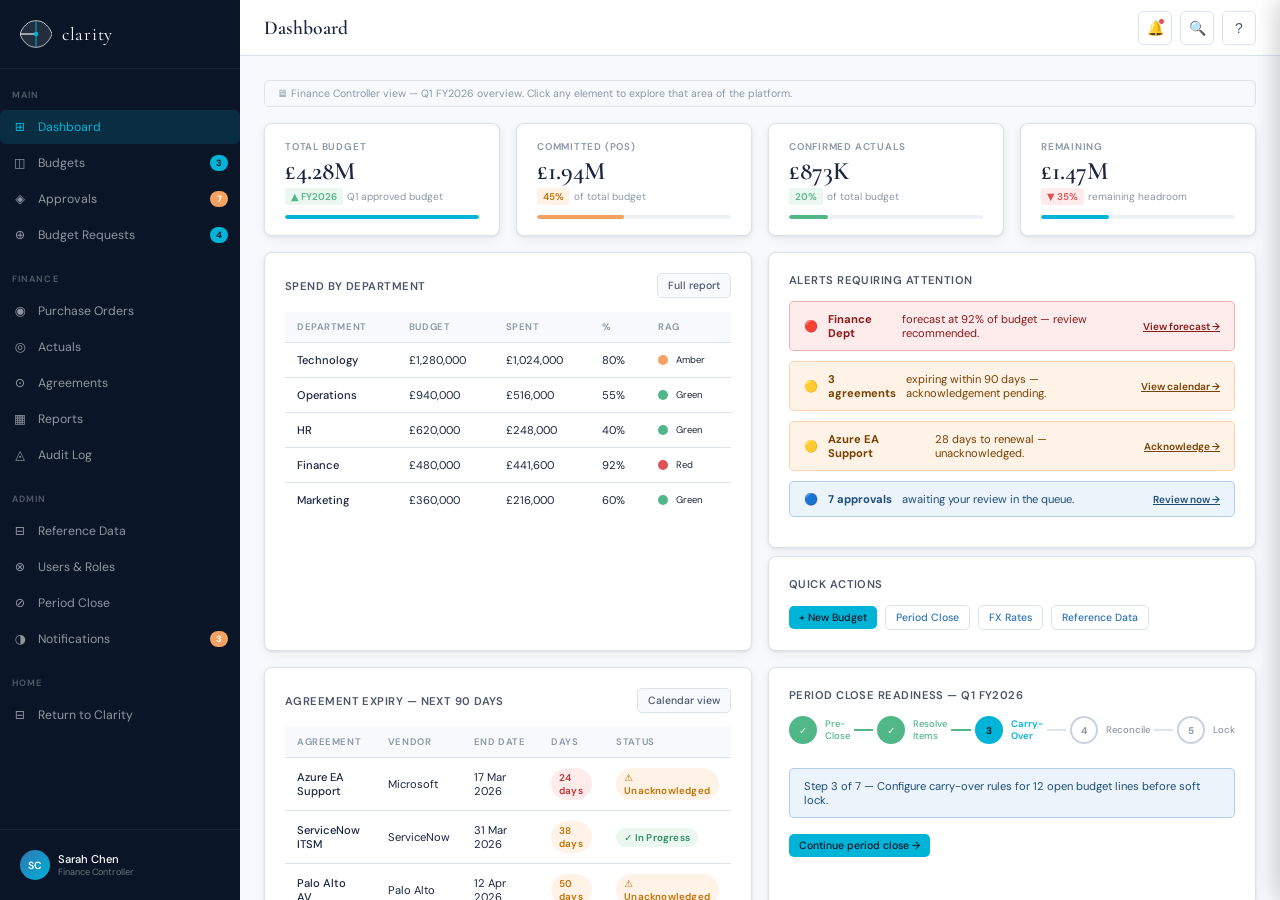
<file: clarity-website/public/clarity-mockup.html>
<!DOCTYPE html>
<html lang="en">
<head>
<meta charset="UTF-8"/>
<meta name="viewport" content="width=device-width, initial-scale=1.0"/>
<title>Clarity — Platform Wireframes</title>
<link rel="preconnect" href="https://fonts.googleapis.com">
<link href="https://fonts.googleapis.com/css2?family=Cormorant+Garamond:ital,wght@0,400;0,600;1,400&family=DM+Sans:opsz,wght@9..40,300;9..40,400;9..40,500;9..40,600&display=swap" rel="stylesheet">
<style>
*,*::before,*::after{box-sizing:border-box;margin:0;padding:0}
:root{
  --navy:#0A1628;--navy-mid:#0F2040;--navy-light:#1A3055;
  --blue:#1F4E79;--blue-mid:#2E75B6;--blue-light:#5BA4D4;
  --teal:#00B4D8;--teal-light:#E0F7FC;
  --amber:#F4A261;--amber-light:#FFF3E8;
  --red:#E05252;--red-light:#FEECEC;
  --green:#52B788;--green-light:#EBF7F1;
  --white:#fff;--surface:#F7F9FC;--surface2:#EEF2F7;
  --border:#DDE3ED;--border-dark:#C8D2E0;
  --text:#1A2540;--text-2:#4A5568;--text-3:#8A97A8;
  --sidebar:240px;--topbar:56px;
  --font-d:'Cormorant Garamond',Georgia,serif;
  --font:'DM Sans',system-ui,sans-serif;
  --rad:8px;--rad-sm:5px;
  --shadow:0 1px 3px rgba(0,0,0,0.08),0 4px 12px rgba(0,0,0,0.05);
  --shadow-lg:0 4px 24px rgba(0,0,0,0.12);
  --trans:0.2s ease;
}
html{font-size:14px}
body{font-family:var(--font);background:var(--surface);color:var(--text);display:flex;height:100vh;overflow:hidden}

/* ── SIDEBAR ─────────────────────────────────────────── */
.sidebar{width:var(--sidebar);background:var(--navy);display:flex;flex-direction:column;flex-shrink:0;overflow-y:auto;z-index:50}
.sidebar-logo{padding:18px 20px;border-bottom:1px solid rgba(255,255,255,0.07);display:flex;align-items:center;gap:10px}
.logo-mark{width:32px;height:32px;flex-shrink:0}
.logo-text{font-family:var(--font-d);font-size:1.3rem;color:#fff;letter-spacing:0.04em}
.nav-section{padding:20px 12px 8px;font-size:0.65rem;font-weight:600;letter-spacing:0.12em;text-transform:uppercase;color:rgba(255,255,255,0.3)}
.nav-item{display:flex;align-items:center;gap:10px;padding:9px 12px;margin:1px 0;border-radius:var(--rad-sm);color:rgba(255,255,255,0.55);cursor:pointer;transition:all var(--trans);font-size:0.875rem;font-weight:400;position:relative}
.nav-item:hover{background:rgba(255,255,255,0.06);color:#fff}
.nav-item.active{background:rgba(0,180,216,0.15);color:var(--teal)}
.nav-item .nav-icon{width:16px;text-align:center;font-size:0.9rem;flex-shrink:0}
.nav-badge{margin-left:auto;background:var(--teal);color:var(--navy);font-size:0.65rem;font-weight:700;padding:2px 6px;border-radius:100px;min-width:18px;text-align:center}
.nav-badge.amber{background:var(--amber);color:#fff}
.sidebar-footer{margin-top:auto;padding:12px;border-top:1px solid rgba(255,255,255,0.07)}
.user-pill{display:flex;align-items:center;gap:8px;padding:8px;border-radius:var(--rad-sm);cursor:pointer}
.user-pill:hover{background:rgba(255,255,255,0.05)}
.user-avatar{width:30px;height:30px;border-radius:50%;background:linear-gradient(135deg,var(--blue-mid),var(--teal));display:flex;align-items:center;justify-content:center;font-size:0.75rem;font-weight:600;color:#fff;flex-shrink:0}
.user-info{flex:1;min-width:0}
.user-name{font-size:0.8rem;color:#fff;font-weight:500;white-space:nowrap;overflow:hidden;text-overflow:ellipsis}
.user-role{font-size:0.65rem;color:rgba(255,255,255,0.4)}

/* ── MAIN ────────────────────────────────────────────── */
.main{flex:1;display:flex;flex-direction:column;overflow:hidden}
.topbar{height:var(--topbar);background:#fff;border-bottom:1px solid var(--border);display:flex;align-items:center;padding:0 24px;gap:16px;flex-shrink:0;z-index:40}
.topbar-title{font-family:var(--font-d);font-size:1.4rem;font-weight:600;color:var(--text);flex:1}
.topbar-actions{display:flex;align-items:center;gap:8px}
.icon-btn{width:34px;height:34px;border-radius:var(--rad-sm);border:1px solid var(--border);background:#fff;cursor:pointer;display:flex;align-items:center;justify-content:center;font-size:1rem;color:var(--text-2);transition:all var(--trans);position:relative}
.icon-btn:hover{background:var(--surface);border-color:var(--border-dark)}
.notif-dot{position:absolute;top:6px;right:6px;width:7px;height:7px;background:var(--red);border-radius:50%;border:1.5px solid #fff}
.breadcrumb{font-size:0.75rem;color:var(--text-3);display:flex;align-items:center;gap:6px}
.breadcrumb span{cursor:pointer;color:var(--blue-mid)}
.breadcrumb span:hover{text-decoration:underline}
.content{flex:1;overflow-y:auto;padding:24px}

/* ── CARDS & LAYOUT ──────────────────────────────────── */
.card{background:#fff;border:1px solid var(--border);border-radius:var(--rad);padding:20px;box-shadow:var(--shadow)}
.card-title{font-size:0.8rem;font-weight:600;color:var(--text-2);letter-spacing:0.04em;text-transform:uppercase;margin-bottom:14px;display:flex;align-items:center;justify-content:space-between}
.grid-2{display:grid;grid-template-columns:1fr 1fr;gap:16px}
.grid-3{display:grid;grid-template-columns:1fr 1fr 1fr;gap:16px}
.grid-4{display:grid;grid-template-columns:repeat(4,1fr);gap:16px}
.flex{display:flex;align-items:center}
.flex-between{display:flex;align-items:center;justify-content:space-between}
.gap-8{gap:8px}
.gap-12{gap:12px}
.gap-16{gap:16px}
.mb-16{margin-bottom:16px}
.mb-12{margin-bottom:12px}
.mb-8{margin-bottom:8px}
.mt-16{margin-top:16px}
.col{display:flex;flex-direction:column;gap:8px}

/* ── KPI CARD ────────────────────────────────────────── */
.kpi-card{background:#fff;border:1px solid var(--border);border-radius:var(--rad);padding:16px 20px;box-shadow:var(--shadow)}
.kpi-label{font-size:0.7rem;font-weight:600;color:var(--text-3);letter-spacing:0.08em;text-transform:uppercase;margin-bottom:6px}
.kpi-value{font-family:var(--font-d);font-size:1.8rem;font-weight:600;line-height:1;color:var(--text)}
.kpi-sub{font-size:0.72rem;color:var(--text-3);margin-top:4px;display:flex;align-items:center;gap:4px}
.kpi-trend{font-size:0.7rem;font-weight:600;padding:2px 6px;border-radius:3px}
.kpi-trend.up{background:var(--green-light);color:var(--green)}
.kpi-trend.down{background:var(--red-light);color:var(--red)}
.kpi-trend.warn{background:var(--amber-light);color:#C47000}
.kpi-bar-wrap{height:4px;background:var(--surface2);border-radius:2px;margin-top:10px;overflow:hidden}
.kpi-bar-fill{height:100%;border-radius:2px}

/* ── BADGES & PILLS ──────────────────────────────────── */
.badge{display:inline-flex;align-items:center;gap:4px;padding:3px 8px;border-radius:100px;font-size:0.7rem;font-weight:600;letter-spacing:0.02em}
.badge-green{background:var(--green-light);color:#2D8B5F}
.badge-amber{background:var(--amber-light);color:#C47000}
.badge-red{background:var(--red-light);color:#C03030}
.badge-blue{background:#EBF3FB;color:var(--blue)}
.badge-teal{background:var(--teal-light);color:#007A99}
.badge-grey{background:var(--surface2);color:var(--text-2)}
.badge-navy{background:rgba(31,78,121,0.12);color:var(--blue)}
.dot{width:6px;height:6px;border-radius:50%;display:inline-block;flex-shrink:0}
.dot-green{background:var(--green)}
.dot-amber{background:var(--amber)}
.dot-red{background:var(--red)}
.dot-blue{background:var(--blue-mid)}
.dot-grey{background:var(--text-3)}

/* ── BUTTONS ─────────────────────────────────────────── */
.btn{display:inline-flex;align-items:center;gap:6px;padding:7px 14px;border-radius:var(--rad-sm);font-family:var(--font);font-size:0.8rem;font-weight:500;cursor:pointer;border:none;transition:all var(--trans);white-space:nowrap}
.btn-primary{background:var(--teal);color:var(--navy)}
.btn-primary:hover{background:#00C8EF}
.btn-secondary{background:var(--surface);color:var(--text-2);border:1px solid var(--border)}
.btn-secondary:hover{background:var(--surface2);border-color:var(--border-dark)}
.btn-danger{background:var(--red-light);color:var(--red);border:1px solid rgba(224,82,82,0.3)}
.btn-danger:hover{background:#FCDDDD}
.btn-ghost{background:transparent;color:var(--blue-mid);border:1px solid var(--border)}
.btn-ghost:hover{background:var(--surface);border-color:var(--blue-light)}
.btn-green{background:var(--green-light);color:#2D8B5F;border:1px solid rgba(82,183,136,0.3)}
.btn-green:hover{background:#D4F0E4}
.btn-amber{background:var(--amber-light);color:#C47000;border:1px solid rgba(244,162,97,0.3)}
.btn-sm{padding:5px 10px;font-size:0.75rem}
.btn-lg{padding:10px 20px;font-size:0.875rem}

/* ── TABLE ───────────────────────────────────────────── */
.table-wrap{overflow-x:auto}
table{width:100%;border-collapse:collapse;font-size:0.8rem}
thead th{padding:9px 12px;text-align:left;font-size:0.68rem;font-weight:600;color:var(--text-3);letter-spacing:0.06em;text-transform:uppercase;border-bottom:1px solid var(--border);background:var(--surface);white-space:nowrap}
tbody tr{border-bottom:1px solid var(--border);transition:background var(--trans)}
tbody tr:hover{background:var(--surface)}
tbody tr:last-child{border-bottom:none}
td{padding:10px 12px;color:var(--text);vertical-align:middle}
td.mono{font-family:monospace;font-size:0.8rem;color:var(--text-2)}
.table-actions{display:flex;gap:6px;align-items:center}

/* ── FORM ────────────────────────────────────────────── */
.form-group{display:flex;flex-direction:column;gap:5px;margin-bottom:14px}
.form-label{font-size:0.75rem;font-weight:600;color:var(--text-2)}
.form-label .req{color:var(--red);margin-left:2px}
.form-control{width:100%;padding:8px 10px;border:1px solid var(--border);border-radius:var(--rad-sm);font-family:var(--font);font-size:0.82rem;color:var(--text);background:#fff;outline:none;transition:border-color var(--trans)}
.form-control:focus{border-color:var(--teal);box-shadow:0 0 0 3px rgba(0,180,216,0.12)}
.form-control[disabled]{background:var(--surface);color:var(--text-3);cursor:not-allowed}
textarea.form-control{resize:vertical;min-height:80px}
select.form-control{appearance:none;background-image:url("data:image/svg+xml,%3Csvg xmlns='http://www.w3.org/2000/svg' width='12' height='8' viewBox='0 0 12 8'%3E%3Cpath d='M1 1l5 5 5-5' stroke='%238A97A8' stroke-width='1.5' fill='none' stroke-linecap='round'/%3E%3C/svg%3E");background-repeat:no-repeat;background-position:right 10px center;padding-right:28px;cursor:pointer}
.form-hint{font-size:0.7rem;color:var(--text-3)}
.form-row{display:grid;grid-template-columns:1fr 1fr;gap:14px}
.form-row-3{display:grid;grid-template-columns:1fr 1fr 1fr;gap:14px}
.form-section{border:1px solid var(--border);border-radius:var(--rad);padding:16px;margin-bottom:16px}
.form-section-title{font-size:0.75rem;font-weight:600;color:var(--text-2);letter-spacing:0.06em;text-transform:uppercase;margin-bottom:14px;display:flex;align-items:center;gap:8px}
.toggle-wrap{display:flex;align-items:center;gap:10px;padding:10px 14px;background:var(--surface);border-radius:var(--rad-sm);border:1px solid var(--border);cursor:pointer;margin-bottom:14px}
.toggle{width:36px;height:20px;background:var(--border-dark);border-radius:100px;position:relative;transition:background var(--trans);flex-shrink:0}
.toggle.on{background:var(--teal)}
.toggle::after{content:'';position:absolute;width:14px;height:14px;background:#fff;border-radius:50%;top:3px;left:3px;transition:transform var(--trans);box-shadow:0 1px 3px rgba(0,0,0,0.2)}
.toggle.on::after{transform:translateX(16px)}
.toggle-label{font-size:0.8rem;font-weight:500;color:var(--text)}
.toggle-sub{font-size:0.7rem;color:var(--text-3)}
.calc-display{background:var(--teal-light);border:1px solid rgba(0,180,216,0.25);border-radius:var(--rad-sm);padding:10px 14px;font-size:0.8rem;color:#007A99;display:flex;align-items:center;gap:8px;margin-bottom:14px}
.calc-display .calc-icon{font-size:1rem}
.increase-row{display:flex;align-items:center;gap:8px}
.increase-row .form-control{width:80px}

/* ── PROGRESS STEPPER ────────────────────────────────── */
.stepper{display:flex;align-items:center;gap:0;margin-bottom:24px}
.step{display:flex;align-items:center;gap:8px;flex:1}
.step-circle{width:28px;height:28px;border-radius:50%;border:2px solid var(--border-dark);background:#fff;display:flex;align-items:center;justify-content:center;font-size:0.7rem;font-weight:700;color:var(--text-3);flex-shrink:0;z-index:1;position:relative}
.step-circle.done{background:var(--green);border-color:var(--green);color:#fff}
.step-circle.active{background:var(--teal);border-color:var(--teal);color:var(--navy)}
.step-circle.warn{background:var(--amber);border-color:var(--amber);color:#fff}
.step-label{font-size:0.72rem;font-weight:500;color:var(--text-3)}
.step-label.active{color:var(--teal);font-weight:600}
.step-label.done{color:var(--green)}
.step-connector{flex:1;height:2px;background:var(--border);margin:0 4px;position:relative;top:-0px}
.step-connector.done{background:var(--green)}

/* ── MODAL ───────────────────────────────────────────── */
.modal-overlay{position:fixed;inset:0;background:rgba(10,22,40,0.6);z-index:200;display:flex;align-items:center;justify-content:center;padding:24px;opacity:0;pointer-events:none;transition:opacity var(--trans)}
.modal-overlay.open{opacity:1;pointer-events:all}
.modal{background:#fff;border-radius:10px;width:100%;max-width:560px;box-shadow:var(--shadow-lg);transform:scale(0.97);transition:transform var(--trans)}
.modal-overlay.open .modal{transform:scale(1)}
.modal-header{padding:20px 24px 16px;border-bottom:1px solid var(--border);display:flex;align-items:center;justify-content:space-between}
.modal-title{font-size:1rem;font-weight:600;color:var(--text)}
.modal-close{width:28px;height:28px;border-radius:4px;border:none;background:transparent;cursor:pointer;color:var(--text-3);font-size:1.1rem;display:flex;align-items:center;justify-content:center}
.modal-close:hover{background:var(--surface);color:var(--text)}
.modal-body{padding:20px 24px}
.modal-footer{padding:14px 24px;border-top:1px solid var(--border);display:flex;align-items:center;justify-content:flex-end;gap:8px}

/* ── TABS ────────────────────────────────────────────── */
.tabs{display:flex;border-bottom:1px solid var(--border);margin-bottom:20px;gap:0}
.tab{padding:10px 18px;font-size:0.82rem;font-weight:500;color:var(--text-3);cursor:pointer;border-bottom:2px solid transparent;margin-bottom:-1px;transition:all var(--trans)}
.tab:hover{color:var(--text)}
.tab.active{color:var(--blue);border-bottom-color:var(--blue);font-weight:600}

/* ── SEARCH & FILTER ─────────────────────────────────── */
.search-bar{display:flex;align-items:center;gap:8px;margin-bottom:16px;flex-wrap:wrap}
.search-input-wrap{position:relative;flex:1;min-width:200px}
.search-input{padding:8px 10px 8px 32px;border:1px solid var(--border);border-radius:var(--rad-sm);font-family:var(--font);font-size:0.82rem;color:var(--text);background:#fff;outline:none;width:100%;transition:border-color var(--trans)}
.search-input:focus{border-color:var(--teal);box-shadow:0 0 0 3px rgba(0,180,216,0.12)}
.search-icon{position:absolute;left:10px;top:50%;transform:translateY(-50%);color:var(--text-3);font-size:0.9rem}
.filter-chip{padding:5px 10px;border:1px solid var(--border);border-radius:100px;font-size:0.72rem;font-weight:500;color:var(--text-2);cursor:pointer;background:#fff;white-space:nowrap;transition:all var(--trans)}
.filter-chip:hover,.filter-chip.active{background:var(--teal-light);border-color:var(--teal);color:#007A99}

/* ── PROGRESS BAR ────────────────────────────────────── */
.prog-wrap{height:6px;background:var(--surface2);border-radius:3px;overflow:hidden}
.prog-fill{height:100%;border-radius:3px;transition:width 0.6s ease}
.prog-green{background:var(--green)}
.prog-teal{background:var(--teal)}
.prog-amber{background:var(--amber)}
.prog-red{background:var(--red)}

/* ── ALERT BANNERS ───────────────────────────────────── */
.alert-banner{display:flex;align-items:center;gap:10px;padding:10px 14px;border-radius:var(--rad-sm);font-size:0.8rem;margin-bottom:10px;border:1px solid}
.alert-banner-amber{background:var(--amber-light);border-color:rgba(244,162,97,0.4);color:#7A4000}
.alert-banner-red{background:var(--red-light);border-color:rgba(224,82,82,0.4);color:#8B1A1A}
.alert-banner-green{background:var(--green-light);border-color:rgba(82,183,136,0.4);color:#1A5C38}
.alert-banner-blue{background:#EBF3FB;border-color:rgba(46,117,182,0.3);color:var(--blue)}
.alert-banner .ack-btn{margin-left:auto;font-size:0.72rem;font-weight:600;cursor:pointer;text-decoration:underline;white-space:nowrap;flex-shrink:0}

/* ── DIFF VIEW ───────────────────────────────────────── */
.diff-row{display:flex;gap:8px;font-size:0.78rem;font-family:monospace;margin-bottom:4px}
.diff-old{background:#FFF0F0;color:var(--red);padding:2px 8px;border-radius:3px;flex:1}
.diff-new{background:#F0FFF4;color:var(--green);padding:2px 8px;border-radius:3px;flex:1}
.diff-label{font-size:0.65rem;font-weight:700;letter-spacing:0.06em;color:var(--text-3);margin-bottom:4px;font-family:var(--font)}

/* ── CALENDAR ────────────────────────────────────────── */
.cal-header{display:flex;align-items:center;justify-content:space-between;margin-bottom:16px}
.cal-nav{display:flex;align-items:center;gap:8px}
.cal-month{font-family:var(--font-d);font-size:1.2rem;font-weight:600}
.cal-grid{display:grid;grid-template-columns:repeat(7,1fr);gap:4px}
.cal-dow{text-align:center;font-size:0.65rem;font-weight:700;color:var(--text-3);padding:6px 0;letter-spacing:0.06em;text-transform:uppercase}
.cal-day{min-height:80px;border:1px solid var(--border);border-radius:5px;padding:5px;background:#fff;font-size:0.72rem;cursor:pointer;transition:all var(--trans);position:relative}
.cal-day:hover{border-color:var(--border-dark);background:var(--surface)}
.cal-day.other-month{background:var(--surface);color:var(--text-3)}
.cal-day.today{border-color:var(--blue-mid);border-width:2px}
.cal-day-num{font-weight:600;color:var(--text-2);margin-bottom:3px}
.cal-event{padding:2px 5px;border-radius:3px;font-size:0.62rem;font-weight:600;margin-bottom:2px;cursor:pointer;white-space:nowrap;overflow:hidden;text-overflow:ellipsis}
.cal-event.green{background:var(--green-light);color:#2D8B5F}
.cal-event.amber{background:var(--amber-light);color:#C47000}
.cal-event.red{background:var(--red-light);color:var(--red)}

/* ── RAG ─────────────────────────────────────────────── */
.rag-dot{width:10px;height:10px;border-radius:50%;flex-shrink:0}
.rag-green{background:var(--green)}
.rag-amber{background:var(--amber)}
.rag-red{background:var(--red)}

/* ── SCREEN SWITCHER ─────────────────────────────────── */
.screen{display:none}
.screen.active{display:block}

/* ── PANEL SLIDE ─────────────────────────────────────── */
.side-panel{position:fixed;top:0;right:0;width:460px;height:100%;background:#fff;border-left:1px solid var(--border);z-index:150;display:flex;flex-direction:column;transform:translateX(100%);transition:transform var(--trans);box-shadow:-4px 0 24px rgba(0,0,0,0.1)}
.side-panel.open{transform:translateX(0)}
.panel-header{padding:18px 20px;border-bottom:1px solid var(--border);display:flex;align-items:center;justify-content:space-between;flex-shrink:0}
.panel-title{font-size:1rem;font-weight:600;color:var(--text)}
.panel-body{flex:1;overflow-y:auto;padding:20px}
.panel-footer{padding:14px 20px;border-top:1px solid var(--border);display:flex;gap:8px;flex-shrink:0}

/* ── MISC ────────────────────────────────────────────── */
.divider{height:1px;background:var(--border);margin:16px 0}
.text-muted{color:var(--text-3)}
.text-sm{font-size:0.75rem}
.text-xs{font-size:0.68rem}
.font-mono{font-family:monospace}
.font-medium{font-weight:500}
.font-semibold{font-weight:600}
.activity-item{display:flex;gap:12px;padding:10px 0;border-bottom:1px solid var(--border)}
.activity-item:last-child{border-bottom:none}
.activity-icon{width:28px;height:28px;border-radius:50%;display:flex;align-items:center;justify-content:center;font-size:0.75rem;flex-shrink:0}
.ai-badge{display:inline-flex;align-items:center;gap:4px;padding:2px 8px;background:linear-gradient(135deg,rgba(0,180,216,0.1),rgba(46,117,182,0.1));border:1px solid rgba(0,180,216,0.2);border-radius:100px;font-size:0.68rem;font-weight:600;color:var(--blue-mid)}
.section-header-row{display:flex;align-items:center;justify-content:space-between;margin-bottom:16px}
.section-title-sm{font-size:0.9rem;font-weight:600;color:var(--text)}
.empty-state{text-align:center;padding:40px 20px;color:var(--text-3)}
.empty-state-icon{font-size:2.5rem;margin-bottom:12px;opacity:0.4}
.tooltip-hint{font-size:0.68rem;color:var(--text-3);background:var(--surface2);border-radius:3px;padding:2px 6px;display:inline-block}
.screen-intro{font-size:0.75rem;color:var(--text-3);padding:6px 12px;background:var(--surface);border:1px solid var(--border);border-radius:var(--rad-sm);margin-bottom:16px;display:flex;align-items:center;gap:6px}
</style>
</head>
<body>

<!-- SIDEBAR -->
<nav class="sidebar">
  <div class="sidebar-logo">
    <svg class="logo-mark" viewBox="0 0 48 48" fill="none">
      <path d="M24 24 C6 24 0 24 0 24 C0 24 6 4 24 4 C42 4 48 24 48 24 C48 24 42 44 24 44 C6 44 0 24 0 24Z" fill="rgba(255,255,255,0.1)" stroke="rgba(255,255,255,0.7)" stroke-width="1.5"/>
      <line x1="24" y1="5" x2="24" y2="43" stroke="#00B4D8" stroke-width="1.5"/>
      <circle cx="24" cy="24" r="3.5" fill="#00B4D8"/>
    </svg>
    <span class="logo-text">clarity</span>
  </div>

  <div class="nav-section">Main</div>
  <div class="nav-item active" onclick="showScreen('dashboard')"><span class="nav-icon">⊞</span> Dashboard</div>
  <div class="nav-item" onclick="showScreen('budgets')"><span class="nav-icon">◫</span> Budgets <span class="nav-badge">3</span></div>
  <div class="nav-item" onclick="showScreen('approvals')"><span class="nav-icon">◈</span> Approvals <span class="nav-badge amber">7</span></div>
  <div class="nav-item" onclick="showScreen('intake')"><span class="nav-icon">⊕</span> Budget Requests <span class="nav-badge">4</span></div>

  <div class="nav-section">Finance</div>
  <div class="nav-item" onclick="showScreen('po')"><span class="nav-icon">◉</span> Purchase Orders</div>
  <div class="nav-item" onclick="showScreen('actuals')"><span class="nav-icon">◎</span> Actuals</div>
  <div class="nav-item" onclick="showScreen('agreements')"><span class="nav-icon">⊙</span> Agreements</div>
  <div class="nav-item" onclick="showScreen('reports')"><span class="nav-icon">▦</span> Reports</div>
  <div class="nav-item" onclick="showScreen('audit')"><span class="nav-icon">◬</span> Audit Log</div>

  <div class="nav-section">Admin</div>
  <div class="nav-item" onclick="showScreen('refdata')"><span class="nav-icon">⊟</span> Reference Data</div>
  <div class="nav-item" onclick="showScreen('users')"><span class="nav-icon">⊗</span> Users & Roles</div>
  <div class="nav-item" onclick="showScreen('periodclose')"><span class="nav-icon">⊘</span> Period Close</div>
  <div class="nav-item" onclick="showScreen('notifications')"><span class="nav-icon">◑</span> Notifications <span class="nav-badge amber">3</span></div>

  <div class="nav-section">Home</div>
  <div class="nav-item" onclick="window.location.href='/'"><span class="nav-icon">⊟</span> Return to Clarity</div>


  <div class="sidebar-footer">
    <div class="user-pill">
      <div class="user-avatar">SC</div>
      <div class="user-info">
        <div class="user-name">Sarah Chen</div>
        <div class="user-role">Finance Controller</div>
      </div>
    </div>
  </div>
</nav>

<!-- MAIN CONTENT -->
<div class="main">
  <div class="topbar" id="topbar">
    <div class="topbar-title" id="topbarTitle">Dashboard</div>
    <div class="topbar-actions">
      <div class="breadcrumb" id="breadcrumb"></div>
      <button class="icon-btn" onclick="showScreen('notifications')" title="Notifications">🔔<span class="notif-dot"></span></button>
      <button class="icon-btn" title="Search">🔍</button>
      <button class="icon-btn" title="Help">?</button>
    </div>
  </div>
  <div class="content" id="contentArea">

    <!-- ══════════════════════════════════════════════════ -->
    <!-- SCREEN: DASHBOARD -->
    <!-- ══════════════════════════════════════════════════ -->
    <div class="screen active" id="screen-dashboard">
      <div class="screen-intro">🖥 Finance Controller view — Q1 FY2026 overview. Click any element to explore that area of the platform.</div>

      <!-- KPI Row -->
      <div class="grid-4 mb-16">
        <div class="kpi-card">
          <div class="kpi-label">Total Budget</div>
          <div class="kpi-value">£4.28M</div>
          <div class="kpi-sub"><span class="kpi-trend up">▲ FY2026</span> Q1 approved budget</div>
          <div class="kpi-bar-wrap"><div class="kpi-bar-fill prog-teal" style="width:100%"></div></div>
        </div>
        <div class="kpi-card">
          <div class="kpi-label">Committed (POs)</div>
          <div class="kpi-value">£1.94M</div>
          <div class="kpi-sub"><span class="kpi-trend warn">45%</span> of total budget</div>
          <div class="kpi-bar-wrap"><div class="kpi-bar-fill prog-amber" style="width:45%"></div></div>
        </div>
        <div class="kpi-card">
          <div class="kpi-label">Confirmed Actuals</div>
          <div class="kpi-value">£873K</div>
          <div class="kpi-sub"><span class="kpi-trend up">20%</span> of total budget</div>
          <div class="kpi-bar-wrap"><div class="kpi-bar-fill prog-green" style="width:20%"></div></div>
        </div>
        <div class="kpi-card">
          <div class="kpi-label">Remaining</div>
          <div class="kpi-value">£1.47M</div>
          <div class="kpi-sub"><span class="kpi-trend down">▼ 35%</span> remaining headroom</div>
          <div class="kpi-bar-wrap"><div class="kpi-bar-fill prog-teal" style="width:35%"></div></div>
        </div>
      </div>

      <div class="grid-2 mb-16">
        <!-- Dept spend -->
        <div class="card">
          <div class="card-title">Spend by Department <button class="btn btn-secondary btn-sm" onclick="showScreen('reports')">Full report</button></div>
          <table><thead><tr><th>Department</th><th>Budget</th><th>Spent</th><th>%</th><th>RAG</th></tr></thead><tbody>
            <tr><td class="font-medium">Technology</td><td>£1,280,000</td><td>£1,024,000</td><td>80%</td><td><div class="flex gap-8"><div class="rag-dot rag-amber"></div><span class="text-xs">Amber</span></div></td></tr>
            <tr><td class="font-medium">Operations</td><td>£940,000</td><td>£516,000</td><td>55%</td><td><div class="flex gap-8"><div class="rag-dot rag-green"></div><span class="text-xs">Green</span></div></td></tr>
            <tr><td class="font-medium">HR</td><td>£620,000</td><td>£248,000</td><td>40%</td><td><div class="flex gap-8"><div class="rag-dot rag-green"></div><span class="text-xs">Green</span></div></td></tr>
            <tr><td class="font-medium">Finance</td><td>£480,000</td><td>£441,600</td><td>92%</td><td><div class="flex gap-8"><div class="rag-dot rag-red"></div><span class="text-xs">Red</span></div></td></tr>
            <tr><td class="font-medium">Marketing</td><td>£360,000</td><td>£216,000</td><td>60%</td><td><div class="flex gap-8"><div class="rag-dot rag-green"></div><span class="text-xs">Green</span></div></td></tr>
          </tbody></table>
        </div>

        <!-- Alerts & Activity -->
        <div class="col gap-16">
          <div class="card">
            <div class="card-title">Alerts requiring attention</div>
            <div class="alert-banner alert-banner-red">🔴 <strong>Finance Dept</strong> forecast at 92% of budget — review recommended. <span class="ack-btn" onclick="showScreen('reports')">View forecast →</span></div>
            <div class="alert-banner alert-banner-amber">🟡 <strong>3 agreements</strong> expiring within 90 days — acknowledgement pending. <span class="ack-btn" onclick="showScreen('agreements')">View calendar →</span></div>
            <div class="alert-banner alert-banner-amber">🟡 <strong>Azure EA Support</strong> 28 days to renewal — unacknowledged. <span class="ack-btn" onclick="showScreen('notifications')">Acknowledge →</span></div>
            <div class="alert-banner alert-banner-blue">🔵 <strong>7 approvals</strong> awaiting your review in the queue. <span class="ack-btn" onclick="showScreen('approvals')">Review now →</span></div>
          </div>
          <div class="card">
            <div class="card-title">Quick actions</div>
            <div class="flex gap-8" style="flex-wrap:wrap">
              <button class="btn btn-primary btn-sm" onclick="showScreen('budgets')">+ New Budget</button>
              <button class="btn btn-ghost btn-sm" onclick="showScreen('periodclose')">Period Close</button>
              <button class="btn btn-ghost btn-sm" onclick="showScreen('reports')">FX Rates</button>
              <button class="btn btn-ghost btn-sm" onclick="showScreen('refdata')">Reference Data</button>
            </div>
          </div>
        </div>
      </div>

      <div class="grid-2">
        <!-- Agreement expiry -->
        <div class="card">
          <div class="card-title">Agreement expiry — next 90 days <button class="btn btn-secondary btn-sm" onclick="showScreen('agreements')">Calendar view</button></div>
          <table><thead><tr><th>Agreement</th><th>Vendor</th><th>End Date</th><th>Days</th><th>Status</th></tr></thead><tbody>
            <tr><td class="font-medium">Azure EA Support</td><td>Microsoft</td><td>17 Mar 2026</td><td><span class="badge badge-red">24 days</span></td><td><span class="badge badge-amber">⚠ Unacknowledged</span></td></tr>
            <tr><td class="font-medium">ServiceNow ITSM</td><td>ServiceNow</td><td>31 Mar 2026</td><td><span class="badge badge-amber">38 days</span></td><td><span class="badge badge-green">✓ In Progress</span></td></tr>
            <tr><td class="font-medium">Palo Alto AV</td><td>Palo Alto</td><td>12 Apr 2026</td><td><span class="badge badge-amber">50 days</span></td><td><span class="badge badge-amber">⚠ Unacknowledged</span></td></tr>
            <tr><td class="font-medium">Splunk SIEM</td><td>Splunk</td><td>28 May 2026</td><td><span class="badge badge-grey">95 days</span></td><td><span class="badge badge-grey">Monitoring</span></td></tr>
          </tbody></table>
        </div>

        <!-- Period status -->
        <div class="card">
          <div class="card-title">Period close readiness — Q1 FY2026</div>
          <div class="stepper">
            <div class="step"><div class="step-circle done">✓</div><div class="col"><span class="step-label done text-xs">Pre-Close</span></div></div>
            <div class="step-connector done"></div>
            <div class="step"><div class="step-circle done">✓</div><div class="col"><span class="step-label done text-xs">Resolve Items</span></div></div>
            <div class="step-connector done"></div>
            <div class="step"><div class="step-circle active">3</div><div class="col"><span class="step-label active text-xs">Carry-Over</span></div></div>
            <div class="step-connector"></div>
            <div class="step"><div class="step-circle">4</div><div class="col"><span class="step-label text-xs">Reconcile</span></div></div>
            <div class="step-connector"></div>
            <div class="step"><div class="step-circle">5</div><div class="col"><span class="step-label text-xs">Lock</span></div></div>
          </div>
          <div class="alert-banner alert-banner-blue">Step 3 of 7 — Configure carry-over rules for 12 open budget lines before soft lock.</div>
          <div class="mt-16"><button class="btn btn-primary btn-sm" onclick="showScreen('periodclose')">Continue period close →</button></div>
        </div>
      </div>
    </div>

    <!-- ══════════════════════════════════════════════════ -->
    <!-- SCREEN: BUDGETS -->
    <!-- ══════════════════════════════════════════════════ -->
    <div class="screen" id="screen-budgets">
      <div class="screen-intro">📁 Budget list — click any row to open the budget editor, or create a new budget.</div>
      <div class="flex-between mb-16">
        <div class="flex gap-8">
          <button class="filter-chip active">All budgets</button>
          <button class="filter-chip">Draft</button>
          <button class="filter-chip">Pending approval</button>
          <button class="filter-chip">Approved</button>
          <button class="filter-chip">Rejected</button>
        </div>
        <div class="flex gap-8">
          <button class="btn btn-secondary btn-sm">↓ Export</button>
          <button class="btn btn-primary btn-sm" onclick="showScreen('budgetform')">+ New Budget</button>
        </div>
      </div>
      <div class="card">
        <div class="table-wrap">
          <table><thead><tr><th>Budget Name</th><th>Department</th><th>Period</th><th>Type</th><th>Total</th><th>Spent %</th><th>Status</th><th>Submitted by</th><th>Actions</th></tr></thead><tbody>
            <tr onclick="showScreen('budgetform')" style="cursor:pointer">
              <td class="font-medium">Technology Infrastructure Refresh</td><td>Technology</td><td>Q1 FY2026</td><td><span class="badge badge-blue">CapEx</span></td><td>£620,000</td>
              <td><div class="prog-wrap" style="width:80px"><div class="kpi-bar-fill prog-amber" style="width:68%"></div></div></td>
              <td><span class="badge badge-green">● Approved</span></td><td>J. Okafor</td>
              <td><div class="table-actions"><button class="btn btn-secondary btn-sm" onclick="event.stopPropagation();showScreen('budgetform')">Edit</button></div></td>
            </tr>
            <tr onclick="showScreen('budgetform')" style="cursor:pointer">
              <td class="font-medium">Platform Engineering OpEx</td><td>Technology</td><td>Q1 FY2026</td><td><span class="badge badge-navy">OpEx</span></td><td>£240,000</td>
              <td><div class="prog-wrap" style="width:80px"><div class="kpi-bar-fill prog-red" style="width:88%"></div></div></td>
              <td><span class="badge badge-amber">⏳ Pending</span></td><td>A. Pretorius</td>
              <td><div class="table-actions"><button class="btn btn-secondary btn-sm">Edit</button></div></td>
            </tr>
            <tr onclick="showScreen('budgetform')" style="cursor:pointer">
              <td class="font-medium">HR Systems & Learning</td><td>HR</td><td>Q1 FY2026</td><td><span class="badge badge-navy">OpEx</span></td><td>£180,000</td>
              <td><div class="prog-wrap" style="width:80px"><div class="kpi-bar-fill prog-green" style="width:41%"></div></div></td>
              <td><span class="badge badge-green">● Approved</span></td><td>M. Reyes</td>
              <td><div class="table-actions"><button class="btn btn-secondary btn-sm">Edit</button></div></td>
            </tr>
            <tr onclick="showScreen('budgetform')" style="cursor:pointer">
              <td class="font-medium">Marketing Campaign H1</td><td>Marketing</td><td>Q1 FY2026</td><td><span class="badge badge-navy">OpEx</span></td><td>£360,000</td>
              <td><div class="prog-wrap" style="width:80px"><div class="kpi-bar-fill prog-green" style="width:60%"></div></div></td>
              <td><span class="badge badge-red">✕ Rejected</span></td><td>P. Williams</td>
              <td><div class="table-actions"><button class="btn btn-secondary btn-sm">View</button></div></td>
            </tr>
            <tr onclick="showScreen('budgetform')" style="cursor:pointer">
              <td class="font-medium">Managed Security Services</td><td>Technology</td><td>Q1 FY2026</td><td><span class="badge badge-navy">OpEx</span></td><td>£96,000</td>
              <td><div class="prog-wrap" style="width:80px"><div class="kpi-bar-fill prog-teal" style="width:25%"></div></div></td>
              <td><span class="badge badge-grey">◌ Draft</span></td><td>A. Pretorius</td>
              <td><div class="table-actions"><button class="btn btn-primary btn-sm">Submit</button><button class="btn btn-secondary btn-sm">Edit</button></div></td>
            </tr>
          </tbody></table>
        </div>
      </div>
    </div>

    <!-- ══════════════════════════════════════════════════ -->
    <!-- SCREEN: BUDGET FORM / LINE EDITOR -->
    <!-- ══════════════════════════════════════════════════ -->
    <div class="screen" id="screen-budgetform">
      <div class="screen-intro">✏️ Budget line editor — scroll down to see the Support & Maintenance contract-linked toggle and recurring cost projection.</div>
      <div class="flex-between mb-16">
        <div><div class="breadcrumb"><span onclick="showScreen('budgets')">Budgets</span> › Platform Engineering OpEx › Edit</div></div>
        <div class="flex gap-8">
          <button class="btn btn-secondary">Save draft</button>
          <button class="btn btn-primary" onclick="showModal('submitModal')">Submit for approval</button>
        </div>
      </div>

      <div class="grid-2 gap-16">
        <!-- Left: budget header -->
        <div>
          <div class="form-section">
            <div class="form-section-title">⊞ Budget Details</div>
            <div class="form-row">
              <div class="form-group"><label class="form-label">Budget Name <span class="req">*</span></label><input class="form-control" value="Platform Engineering OpEx Q1 FY2026"/></div>
              <div class="form-group"><label class="form-label">Budget Period <span class="req">*</span></label><select class="form-control"><option>Q1 FY2026 (Jan–Mar 2026)</option><option>Q2 FY2026</option></select></div>
            </div>
            <div class="form-row">
              <div class="form-group"><label class="form-label">Department <span class="req">*</span></label><select class="form-control"><option>Technology</option><option>Operations</option><option>HR</option></select></div>
              <div class="form-group"><label class="form-label">Cost Centre <span class="req">*</span></label><select class="form-control"><option>CC-1042 — Platform Engineering</option><option>CC-1043 — DevOps</option></select></div>
            </div>
          </div>

          <!-- Budget line items -->
          <div class="form-section">
            <div class="flex-between mb-12">
              <div class="form-section-title">◫ Budget Line Items</div>
              <button class="btn btn-secondary btn-sm" onclick="showScreen('lineform')">+ Add Line Item</button>
            </div>
            <table><thead><tr><th>Description</th><th>Type</th><th>Amount</th><th>Contract</th><th>Status</th></tr></thead><tbody>
              <tr onclick="showScreen('lineform')" style="cursor:pointer">
                <td class="font-medium">AWS Reserved Instances</td><td><span class="badge badge-navy">OpEx</span></td><td>£84,000</td><td>—</td><td><span class="badge badge-green">● Approved</span></td>
              </tr>
              <tr onclick="showScreen('lineform')" style="cursor:pointer">
                <td class="font-medium" style="color:var(--blue-mid)">ServiceNow ITSM — 24 Month</td><td><span class="badge badge-navy">OpEx</span></td><td>£48,000/yr</td><td><span class="badge badge-teal">⊙ 24 mth</span></td><td><span class="badge badge-green">● Approved</span></td>
              </tr>
              <tr onclick="showScreen('lineform')" style="cursor:pointer">
                <td class="font-medium">GitHub Enterprise</td><td><span class="badge badge-navy">OpEx</span></td><td>£18,000</td><td><span class="badge badge-teal">⊙ 12 mth</span></td><td><span class="badge badge-amber">⏳ Pending</span></td>
              </tr>
              <tr onclick="showScreen('lineform')" style="cursor:pointer">
                <td class="font-medium">Security Scanning (Snyk)</td><td><span class="badge badge-navy">OpEx</span></td><td>£12,000</td><td>—</td><td><span class="badge badge-grey">◌ Draft</span></td>
              </tr>
            </tbody></table>
            <div class="flex-between mt-16" style="background:var(--surface);padding:10px 12px;border-radius:var(--rad-sm);border:1px solid var(--border)">
              <span class="font-semibold text-sm">Total budget</span>
              <span class="font-semibold" style="font-family:var(--font-d);font-size:1.1rem">£240,000</span>
            </div>
          </div>
        </div>

        <!-- Right: Activity + summary -->
        <div class="col">
          <div class="card mb-16">
            <div class="card-title">Running Balance</div>
            <div class="col" style="gap:8px">
              <div class="flex-between"><span class="text-sm text-muted">Total Budget</span><span class="font-semibold">£240,000</span></div>
              <div class="flex-between"><span class="text-sm text-muted">Committed (POs)</span><span class="font-medium" style="color:var(--amber)">− £108,000</span></div>
              <div class="flex-between"><span class="text-sm text-muted">Confirmed Actuals</span><span class="font-medium" style="color:var(--red)">− £63,000</span></div>
              <div class="divider"></div>
              <div class="flex-between"><span class="font-semibold">Remaining</span><span class="font-semibold" style="color:var(--green);font-family:var(--font-d);font-size:1.2rem">£69,000</span></div>
              <div class="prog-wrap"><div class="kpi-bar-fill prog-amber" style="width:71%"></div></div>
              <div class="text-xs text-muted">71% of budget committed or spent</div>
            </div>
          </div>
          <div class="card">
            <div class="card-title">Activity</div>
            <div class="activity-item"><div class="activity-icon" style="background:var(--green-light);color:var(--green)">✓</div><div><div class="text-sm font-medium">Approved by D. Mbeki</div><div class="text-xs text-muted">Budget Approver · 2 days ago</div></div></div>
            <div class="activity-item"><div class="activity-icon" style="background:var(--amber-light);color:var(--amber)">!</div><div><div class="text-sm font-medium">Returned for amendment</div><div class="text-xs text-muted">Reason: Missing vendor quotes · 5 days ago</div></div></div>
            <div class="activity-item"><div class="activity-icon" style="background:var(--teal-light);color:var(--teal)">✎</div><div><div class="text-sm font-medium">Submitted by A. Pretorius</div><div class="text-xs text-muted">Budget Owner · 7 days ago</div></div></div>
          </div>
        </div>
      </div>
    </div>

    <!-- ══════════════════════════════════════════════════ -->
    <!-- SCREEN: BUDGET LINE FORM (with contract toggle) -->
    <!-- ══════════════════════════════════════════════════ -->
    <div class="screen" id="screen-lineform">
      <div class="screen-intro">⊙ Budget line item editor — toggle the Support & Maintenance flag to reveal agreement fields. The end date calculates automatically.</div>
      <div class="flex-between mb-16">
        <div class="breadcrumb"><span onclick="showScreen('budgets')">Budgets</span> › <span onclick="showScreen('budgetform')">Platform Engineering OpEx</span> › ServiceNow ITSM</div>
        <div class="flex gap-8"><button class="btn btn-secondary">Cancel</button><button class="btn btn-primary">Save line item</button></div>
      </div>
      <div class="grid-2 gap-16">
        <div>
          <div class="form-section">
            <div class="form-section-title">◫ Line Item Details</div>
            <div class="form-group"><label class="form-label">Description <span class="req">*</span></label><input class="form-control" value="ServiceNow ITSM — 24 Month Support Agreement"/></div>
            <div class="form-row">
              <div class="form-group"><label class="form-label">Budget Type <span class="req">*</span></label><select class="form-control"><option>OpEx — Operating Expenditure</option><option>CapEx — Capital Expenditure</option></select></div>
              <div class="form-group"><label class="form-label">Cost Category <span class="req">*</span></label><select class="form-control"><option>Software Maintenance</option><option>Cloud Infrastructure</option><option>Hardware Support</option></select></div>
            </div>
            <div class="form-row">
              <div class="form-group"><label class="form-label">Cost Centre <span class="req">*</span></label><select class="form-control"><option>CC-1042 — Platform Engineering</option></select></div>
              <div class="form-group"><label class="form-label">Geographic Location</label><select class="form-control"><option>EMEA — United Kingdom — London HQ</option></select></div>
            </div>
            <div class="form-row">
              <div class="form-group"><label class="form-label">Amount <span class="req">*</span></label><input class="form-control" value="48,000"/></div>
              <div class="form-group"><label class="form-label">Currency <span class="req">*</span></label><select class="form-control"><option>GBP — British Pound</option><option>USD</option><option>EUR</option></select></div>
            </div>
            <div class="form-group"><label class="form-label">Vendor</label><select class="form-control"><option>ServiceNow Inc. (Approved ●)</option><option>Microsoft</option><option>AWS</option></select></div>
            <div class="form-group"><label class="form-label">Business Justification <span class="req">*</span></label>
              <textarea class="form-control">ServiceNow ITSM is the core platform for all IT service delivery. The 24-month agreement provides a 12% cost saving over annual renewal and locks in the current per-seat pricing before the vendor's announced March 2026 price increase.</textarea>
              <div class="flex gap-8 mt-16"><span class="ai-badge">✦ AI</span><span class="text-xs text-muted">AI justification assistant available — click to improve this text</span></div>
            </div>
          </div>

          <!-- CONTRACT TOGGLE -->
          <div class="toggle-wrap" onclick="toggleContract()">
            <div class="toggle on" id="contractToggle"></div>
            <div><div class="toggle-label">This is a support &amp; maintenance agreement</div><div class="toggle-sub">Reveal contract term, expiry tracking, and recurring cost projection</div></div>
          </div>

          <!-- CONTRACT FIELDS (shown when toggle on) -->
          <div class="form-section" id="contractFields">
            <div class="form-section-title">⊙ Agreement Details</div>
            <div class="form-row">
              <div class="form-group"><label class="form-label">Agreement Name <span class="req">*</span></label><input class="form-control" value="ServiceNow ITSM Support 2024–2026"/></div>
              <div class="form-group"><label class="form-label">Support &amp; Maintenance Type <span class="req">*</span></label><select class="form-control"><option>Software Maintenance</option><option>Managed Service</option><option>Hardware Support</option></select></div>
            </div>
            <div class="form-row">
              <div class="form-group"><label class="form-label">Term Type <span class="req">*</span></label><select class="form-control" onchange="updateTermCalc()"><option>Multi-Month</option><option>Single Month</option></select></div>
              <div class="form-group"><label class="form-label">Term Length (months) <span class="req">*</span></label><input class="form-control" type="number" value="24" min="1" oninput="updateTermCalc()" id="termLength"/></div>
            </div>
            <div class="form-row">
              <div class="form-group"><label class="form-label">Agreement Start Date <span class="req">*</span></label><input class="form-control" type="date" value="2024-04-01" oninput="updateTermCalc()" id="startDate"/></div>
              <div class="form-group"><label class="form-label">Agreement End Date</label><input class="form-control" id="endDate" value="2026-03-31" disabled placeholder="Auto-calculated"/></div>
            </div>
            <div class="calc-display"><span class="calc-icon">⊙</span><span id="calcSummary">24-month agreement · Start: 1 Apr 2024 · End: 31 Mar 2026 · 38 days remaining</span></div>
            <div class="form-row">
              <div class="form-group"><label class="form-label">Annual Cost (for recurring projection)</label><input class="form-control" value="48,000"/></div>
              <div class="form-group"><label class="form-label">Monthly Cost (calculated)</label><input class="form-control" value="£4,000 / month" disabled/></div>
            </div>
            <div class="form-group">
              <label class="form-label">Cost Increase % on Renewal</label>
              <div class="increase-row"><input class="form-control" value="5.0" type="number" step="0.1" min="0"/><span class="text-sm text-muted">% per annum</span></div>
              <div class="form-hint">Applied when generating recurring cost projections for future budget periods</div>
            </div>
            <div class="form-row">
              <div class="form-group"><label class="form-label">Auto-Generate Renewal Draft</label><select class="form-control"><option>Yes — create draft line in next period on acknowledgement</option><option>No — manual renewal only</option></select></div>
              <div class="form-group"><label class="form-label">Contract Document</label><input class="form-control" type="file" accept=".pdf"/></div>
            </div>
            <div class="form-group"><label class="form-label">Notes</label><textarea class="form-control" rows="2" placeholder="Renewal contact, SLA references, notes for Finance Controller..."></textarea></div>
            <div class="flex gap-8 mt-16">
              <button class="btn btn-ghost btn-sm" onclick="showModal('projectionModal')">⊕ Generate recurring cost projection</button>
              <span class="tooltip-hint">Projects this cost across future budget periods with % increase applied</span>
            </div>
          </div>
        </div>

        <!-- Right panel: split allocation + attachments -->
        <div class="col">
          <div class="card mb-16">
            <div class="card-title">Split Cost Centre Allocation</div>
            <div class="alert-banner alert-banner-blue mb-12">Allocate this line item across multiple cost centres. Total must equal 100%.</div>
            <table><thead><tr><th>Cost Centre</th><th>%</th><th>Amount</th><th></th></tr></thead><tbody>
              <tr><td>CC-1042 Platform Engineering</td><td><input style="width:60px" class="form-control" value="60"/></td><td style="color:var(--text-2)">£28,800</td><td><button class="btn btn-danger btn-sm">✕</button></td></tr>
              <tr><td>CC-1043 DevOps</td><td><input style="width:60px" class="form-control" value="40"/></td><td style="color:var(--text-2)">£19,200</td><td><button class="btn btn-danger btn-sm">✕</button></td></tr>
            </tbody></table>
            <div class="flex-between mt-16" style="background:var(--surface);padding:8px 10px;border-radius:var(--rad-sm)"><span class="text-sm">Total allocation</span><span class="font-semibold" style="color:var(--green)">100% ✓</span></div>
            <button class="btn btn-ghost btn-sm mt-16">+ Add cost centre</button>
          </div>
          <div class="card">
            <div class="card-title">Supporting Documents</div>
            <div style="border:2px dashed var(--border);border-radius:var(--rad-sm);padding:20px;text-align:center;color:var(--text-3);font-size:0.8rem;cursor:pointer" onclick="alert('File upload would open here')">
              <div style="font-size:1.5rem;margin-bottom:8px">⊕</div>Drop files here or click to upload<br><span class="text-xs">PDF, DOCX, XLSX — max 25MB</span>
            </div>
            <div class="mt-16 flex gap-8 align-items-center"><span style="font-size:1rem">📄</span><span class="text-sm">ServiceNow_Quote_2024.pdf</span><span class="badge badge-green">Uploaded</span></div>
          </div>
        </div>
      </div>
    </div>

    <!-- ══════════════════════════════════════════════════ -->
    <!-- SCREEN: INTAKE (Budget Requestor view) -->
    <!-- ══════════════════════════════════════════════════ -->
    <div class="screen" id="screen-intake">
      <div class="screen-intro">📥 Budget Requestor view — submit a new budget item request to your Department Head for review and inclusion in the formal budget.</div>
      <div class="flex-between mb-16">
        <div class="tabs" style="margin:0">
          <div class="tab active">My Requests</div>
          <div class="tab" onclick="showScreen('intakeform')">+ New Request</div>
        </div>
        <button class="btn btn-primary btn-sm" onclick="showScreen('intakeform')">+ New Budget Request</button>
      </div>

      <div class="card mb-16">
        <div class="card-title">My submitted requests — Q1 FY2026</div>
        <table><thead><tr><th>Request ID</th><th>Title</th><th>Category</th><th>Amount</th><th>Submitted</th><th>Status</th><th>Dept Head Note</th></tr></thead><tbody>
          <tr><td class="mono">BR-2026-041</td><td class="font-medium">Datadog APM — Team licence upgrade</td><td>Software Maint.</td><td>£18,000</td><td>14 Jan</td><td><span class="badge badge-green">✓ Included in budget</span></td><td class="text-xs text-muted">Approved — added to Platform Engineering OpEx</td></tr>
          <tr><td class="mono">BR-2026-038</td><td class="font-medium">SonarQube Enterprise renewal</td><td>Software Maint.</td><td>£8,400</td><td>9 Jan</td><td><span class="badge badge-teal">⏳ Dept Head Review</span></td><td class="text-xs text-muted">Awaiting decision</td></tr>
          <tr><td class="mono">BR-2026-031</td><td class="font-medium">New MacBook Pros × 8 (dev team)</td><td>Hardware</td><td>£22,400</td><td>3 Jan</td><td><span class="badge badge-amber">↩ Clarification needed</span></td><td class="text-xs text-muted">"Please provide 3 vendor quotes before re-submission"</td></tr>
          <tr><td class="mono">BR-2026-019</td><td class="font-medium">Jira Service Management</td><td>Software Licence</td><td>£6,200</td><td>21 Dec</td><td><span class="badge badge-red">✕ Rejected</span></td><td class="text-xs text-muted">Reason: Duplicate — ServiceNow covers this</td></tr>
        </tbody></table>
      </div>

      <!-- Intake form -->
      <div class="card" id="intakeFormInline" style="display:none"></div>
    </div>

    <!-- ══════════════════════════════════════════════════ -->
    <!-- SCREEN: INTAKE FORM -->
    <!-- ══════════════════════════════════════════════════ -->
    <div class="screen" id="screen-intakeform">
      <div class="screen-intro">✏️ Budget Requestor — new budget item request form. Use the AI assistant to improve your justification before submitting.</div>
      <div class="flex-between mb-16">
        <div class="breadcrumb"><span onclick="showScreen('intake')">My Requests</span> › New Request</div>
        <div class="flex gap-8">
          <button class="btn btn-secondary" onclick="showScreen('intake')">Cancel</button>
          <button class="btn btn-primary" onclick="showModal('submitIntakeModal')">Submit to Department Head</button>
        </div>
      </div>
      <div class="grid-2 gap-16">
        <div>
          <div class="form-section">
            <div class="form-section-title">⊕ Request Details</div>
            <div class="form-group"><label class="form-label">Request Title <span class="req">*</span></label><input class="form-control" placeholder="e.g. GitHub Copilot Enterprise — 50 seats"/></div>
            <div class="form-row">
              <div class="form-group"><label class="form-label">Category <span class="req">*</span></label><select class="form-control"><option value="">Select...</option><option>Software Licence</option><option>Software Maintenance</option><option>Hardware</option><option>Cloud Services</option><option>Professional Services</option><option>Training</option></select></div>
              <div class="form-group"><label class="form-label">Budget Type <span class="req">*</span></label><select class="form-control"><option>OpEx</option><option>CapEx</option></select></div>
            </div>
            <div class="form-row">
              <div class="form-group"><label class="form-label">Estimated Amount <span class="req">*</span></label><input class="form-control" type="number" placeholder="0.00"/></div>
              <div class="form-group"><label class="form-label">Currency</label><select class="form-control"><option>GBP</option><option>USD</option><option>EUR</option></select></div>
            </div>
            <div class="form-group"><label class="form-label">Preferred Vendor (optional)</label><select class="form-control"><option value="">Select from approved vendor list...</option><option>GitHub / Microsoft</option><option>Amazon Web Services</option><option>Google Cloud</option></select></div>
            <div class="form-row">
              <div class="form-group"><label class="form-label">Required by (approximate date)</label><input class="form-control" type="date"/></div>
              <div class="form-group"><label class="form-label">Cost Centre</label><select class="form-control"><option>CC-1042 Platform Engineering</option></select></div>
            </div>
          </div>
          <div class="form-section">
            <div class="form-section-title">✎ Business Justification <span class="req">*</span></div>
            <textarea class="form-control" rows="5" placeholder="Explain why this spend is needed, what problem it solves, what the impact of not purchasing it will be, and any time sensitivity..."></textarea>
            <div class="flex gap-8 mt-16">
              <button class="btn btn-ghost btn-sm">✦ Improve with AI</button>
              <span class="text-xs text-muted">AI assistant will rewrite your justification — you review before applying</span>
            </div>
          </div>
        </div>
        <div>
          <div class="card mb-16">
            <div class="card-title">Supporting Documents</div>
            <div style="border:2px dashed var(--border);border-radius:var(--rad-sm);padding:20px;text-align:center;color:var(--text-3);font-size:0.8rem;cursor:pointer">
              <div style="font-size:1.5rem;margin-bottom:8px">⊕</div>Attach quotes, business cases, or reference docs<br><span class="text-xs">Optional — but strengthens your case</span>
            </div>
          </div>
          <div class="card">
            <div class="card-title">What happens next</div>
            <div class="stepper" style="flex-direction:column;align-items:flex-start;gap:0">
              <div style="display:flex;gap:12px;align-items:flex-start;padding:8px 0">
                <div class="step-circle active" style="flex-shrink:0">1</div>
                <div><div class="text-sm font-medium">Your request is submitted</div><div class="text-xs text-muted">Sent to your Department Head's intake queue</div></div>
              </div>
              <div style="width:2px;height:16px;background:var(--border);margin-left:13px"></div>
              <div style="display:flex;gap:12px;align-items:flex-start;padding:8px 0">
                <div class="step-circle" style="flex-shrink:0">2</div>
                <div><div class="text-sm font-medium">Department Head reviews</div><div class="text-xs text-muted">They can approve, reject, or ask for clarification</div></div>
              </div>
              <div style="width:2px;height:16px;background:var(--border);margin-left:13px"></div>
              <div style="display:flex;gap:12px;align-items:flex-start;padding:8px 0">
                <div class="step-circle" style="flex-shrink:0">3</div>
                <div><div class="text-sm font-medium">Budget Owner includes it</div><div class="text-xs text-muted">Approved requests can be added to the formal budget</div></div>
              </div>
              <div style="width:2px;height:16px;background:var(--border);margin-left:13px"></div>
              <div style="display:flex;gap:12px;align-items:flex-start;padding:8px 0">
                <div class="step-circle" style="flex-shrink:0">4</div>
                <div><div class="text-sm font-medium">You're notified throughout</div><div class="text-xs text-muted">Status updates via in-app, email, and Teams/Slack</div></div>
              </div>
            </div>
          </div>
        </div>
      </div>
    </div>

    <!-- ══════════════════════════════════════════════════ -->
    <!-- SCREEN: APPROVALS -->
    <!-- ══════════════════════════════════════════════════ -->
    <div class="screen" id="screen-approvals">
      <div class="screen-intro">◈ Approval queue — Department Head intake approvals and formal budget approvals. Click a row to open the approval detail panel.</div>
      <div class="tabs">
        <div class="tab active">Budget Approvals (5)</div>
        <div class="tab">Intake Requests (4)</div>
        <div class="tab">Reallocation Requests (1)</div>
        <div class="tab">Actuals Corrections (2)</div>
      </div>
      <div class="search-bar">
        <div class="search-input-wrap"><span class="search-icon">🔍</span><input class="search-input" placeholder="Search by budget name, department, requestor..."/></div>
        <button class="filter-chip active">All</button>
        <button class="filter-chip">High value (>£50K)</button>
        <button class="filter-chip">TPI required</button>
        <button class="filter-chip">Overdue</button>
      </div>
      <div class="card">
        <div class="table-wrap">
          <table><thead><tr><th>Budget / Item</th><th>Dept</th><th>Amount</th><th>Type</th><th>Submitted by</th><th>Waiting</th><th>Flags</th><th>Actions</th></tr></thead><tbody>
            <tr onclick="openApprovalPanel()" style="cursor:pointer">
              <td class="font-medium">Technology Infrastructure Refresh</td><td>Technology</td><td>£620,000</td><td><span class="badge badge-blue">CapEx</span></td><td>J. Okafor</td><td><span class="badge badge-red">8 days</span></td>
              <td><span class="badge badge-amber">⚡ TPI</span></td>
              <td><div class="table-actions"><button class="btn btn-green btn-sm" onclick="event.stopPropagation();showModal('approveModal')">Approve</button><button class="btn btn-danger btn-sm" onclick="event.stopPropagation();showModal('rejectModal')">Reject</button></div></td>
            </tr>
            <tr onclick="openApprovalPanel()" style="cursor:pointer">
              <td class="font-medium">HR Systems & Learning</td><td>HR</td><td>£180,000</td><td><span class="badge badge-navy">OpEx</span></td><td>M. Reyes</td><td><span class="badge badge-amber">3 days</span></td><td>—</td>
              <td><div class="table-actions"><button class="btn btn-green btn-sm" onclick="event.stopPropagation();showModal('approveModal')">Approve</button><button class="btn btn-danger btn-sm" onclick="event.stopPropagation();showModal('rejectModal')">Reject</button><button class="btn btn-secondary btn-sm">Return</button></div></td>
            </tr>
            <tr onclick="openApprovalPanel()" style="cursor:pointer">
              <td class="font-medium">Security Operations Centre — Managed</td><td>Technology</td><td>£340,000</td><td><span class="badge badge-navy">OpEx</span></td><td>A. Pretorius</td><td><span class="badge badge-red">11 days ⚠</span></td><td><span class="badge badge-red">⚡ Escalated</span></td>
              <td><div class="table-actions"><button class="btn btn-green btn-sm" onclick="event.stopPropagation();showModal('approveModal')">Approve</button><button class="btn btn-danger btn-sm" onclick="event.stopPropagation();showModal('rejectModal')">Reject</button></div></td>
            </tr>
            <tr onclick="openApprovalPanel()" style="cursor:pointer">
              <td class="font-medium">Marketing Campaign H1 — Revised</td><td>Marketing</td><td>£312,000</td><td><span class="badge badge-navy">OpEx</span></td><td>P. Williams</td><td><span class="badge badge-grey">1 day</span></td><td><span class="badge badge-blue">↩ Resubmission</span></td>
              <td><div class="table-actions"><button class="btn btn-green btn-sm" onclick="event.stopPropagation();showModal('approveModal')">Approve</button><button class="btn btn-danger btn-sm" onclick="event.stopPropagation();showModal('rejectModal')">Reject</button></div></td>
            </tr>
          </tbody></table>
        </div>
      </div>
    </div>

    <!-- ══════════════════════════════════════════════════ -->
    <!-- SCREEN: PO MANAGEMENT -->
    <!-- ══════════════════════════════════════════════════ -->
    <div class="screen" id="screen-po">
      <div class="screen-intro">◉ Purchase Order management — track PO lifecycle from creation through goods receipt to closure.</div>
      <div class="flex-between mb-16">
        <div class="flex gap-8">
          <button class="filter-chip active">All POs</button>
          <button class="filter-chip">Open</button>
          <button class="filter-chip">Partially received</button>
          <button class="filter-chip">Disputed</button>
          <button class="filter-chip">Awaiting closure</button>
        </div>
        <button class="btn btn-primary btn-sm">+ Create PO</button>
      </div>
      <div class="card">
        <div class="table-wrap">
          <table><thead><tr><th>PO Number</th><th>Vendor</th><th>Description</th><th>PO Value</th><th>Received</th><th>Outstanding</th><th>Days Open</th><th>State</th><th>Actions</th></tr></thead><tbody>
            <tr>
              <td class="mono">PO-2026-0142</td><td>ServiceNow Inc.</td><td>ITSM Support Renewal</td><td>£48,000</td><td>£48,000</td><td>£0</td><td>45</td>
              <td><span class="badge badge-amber">⏳ Awaiting close</span></td>
              <td><div class="table-actions"><button class="btn btn-green btn-sm" onclick="showModal('closePoModal')">Close PO</button></div></td>
            </tr>
            <tr>
              <td class="mono">PO-2026-0139</td><td>Dell Technologies</td><td>Server hardware — Phase 2</td><td>£186,000</td><td>£93,000</td><td>£93,000</td><td>22</td>
              <td><span class="badge badge-blue">◑ Partial receipt</span></td>
              <td><div class="table-actions"><button class="btn btn-primary btn-sm" onclick="showModal('goodsReceiptModal')">Record receipt</button><button class="btn btn-secondary btn-sm">View</button></div></td>
            </tr>
            <tr>
              <td class="mono">PO-2026-0131</td><td>Cisco Systems</td><td>Network switch refresh</td><td>£72,000</td><td>£0</td><td>£72,000</td><td>67</td>
              <td><span class="badge badge-grey">○ Open</span></td>
              <td><div class="table-actions"><button class="btn btn-primary btn-sm" onclick="showModal('goodsReceiptModal')">Record receipt</button></div></td>
            </tr>
            <tr>
              <td class="mono">PO-2026-0128</td><td>Palo Alto Networks</td><td>Firewall appliances × 4</td><td>£44,800</td><td>£44,800</td><td>—</td><td>34</td>
              <td><span class="badge badge-red">⚡ Disputed</span></td>
              <td><div class="table-actions"><button class="btn btn-amber btn-sm" onclick="showModal('disputeModal')">Resolve dispute</button></div></td>
            </tr>
            <tr>
              <td class="mono">PO-2026-0119</td><td>GitHub / Microsoft</td><td>GitHub Enterprise — annual</td><td>£18,000</td><td>£18,000</td><td>£0</td><td>89 ⚠</td>
              <td><span class="badge badge-red">⚠ Overdue close</span></td>
              <td><div class="table-actions"><button class="btn btn-green btn-sm" onclick="showModal('closePoModal')">Close PO</button></div></td>
            </tr>
          </tbody></table>
        </div>
      </div>
    </div>

    <!-- ══════════════════════════════════════════════════ -->
    <!-- SCREEN: ACTUALS -->
    <!-- ══════════════════════════════════════════════════ -->
    <div class="screen" id="screen-actuals">
      <div class="screen-intro">◎ Actual expenditure — manually enter actuals, review unmatched entries, and import from finance systems.</div>
      <div class="flex-between mb-16">
        <div class="tabs" style="margin:0"><div class="tab active">All Actuals</div><div class="tab">Unmatched (no PO)</div><div class="tab">Amendments</div></div>
        <div class="flex gap-8"><button class="btn btn-ghost btn-sm">↑ Import CSV</button><button class="btn btn-primary btn-sm" onclick="showModal('actualModal')">+ Enter Actual</button></div>
      </div>
      <div class="card">
        <div class="table-wrap">
          <table><thead><tr><th>Date</th><th>Description</th><th>Vendor</th><th>Budget Line</th><th>Amount</th><th>PO Ref</th><th>Entered by</th><th>Source</th></tr></thead><tbody>
            <tr><td>15 Jan 2026</td><td>ServiceNow Q1 invoice</td><td>ServiceNow</td><td>Platform Engineering OpEx</td><td>£12,000</td><td class="mono">PO-2026-0142</td><td>S. Chen</td><td><span class="badge badge-teal">PO Receipt</span></td></tr>
            <tr><td>12 Jan 2026</td><td>AWS Reserved — Jan</td><td>Amazon Web Services</td><td>Technology OpEx</td><td>£7,000</td><td>—</td><td>S. Chen</td><td><span class="badge badge-blue">Manual</span></td></tr>
            <tr><td>10 Jan 2026</td><td>Dell Phase 1 delivery</td><td>Dell Technologies</td><td>Infra Refresh CapEx</td><td>£93,000</td><td class="mono">PO-2026-0139</td><td>System</td><td><span class="badge badge-teal">PO Receipt</span></td></tr>
            <tr style="background:var(--amber-light)"><td>8 Jan 2026</td><td>Consultant fees — amended</td><td>—</td><td>Platform Engineering</td><td>£4,200</td><td>—</td><td>S. Chen</td><td><span class="badge badge-amber">Amended</span></td></tr>
          </tbody></table>
        </div>
      </div>
    </div>

    <!-- ══════════════════════════════════════════════════ -->
    <!-- SCREEN: AGREEMENT CALENDAR -->
    <!-- ══════════════════════════════════════════════════ -->
    <div class="screen" id="screen-agreements">
      <div class="screen-intro">⊙ Agreement Calendar — view all active support & maintenance agreements by expiry date. Amber = 30–90 days, Red = &lt;30 days.</div>
      <div class="flex-between mb-16">
        <div class="flex gap-8">
          <button class="filter-chip active">All</button>
          <button class="filter-chip">Unacknowledged</button>
          <button class="filter-chip">Expiring 30 days</button>
          <button class="filter-chip">Expiring 90 days</button>
        </div>
        <div class="flex gap-8">
          <button class="btn btn-secondary btn-sm">Monthly</button>
          <button class="btn btn-ghost btn-sm">Quarterly</button>
          <button class="btn btn-ghost btn-sm">Annual</button>
        </div>
      </div>
      <div class="grid-2 gap-16">
        <div>
          <div class="card">
            <div class="cal-header">
              <div class="cal-nav"><button class="btn btn-secondary btn-sm">←</button><div class="cal-month">March 2026</div><button class="btn btn-secondary btn-sm">→</button></div>
            </div>
            <div class="cal-grid">
              <div class="cal-dow">Mon</div><div class="cal-dow">Tue</div><div class="cal-dow">Wed</div><div class="cal-dow">Thu</div><div class="cal-dow">Fri</div><div class="cal-dow">Sat</div><div class="cal-dow">Sun</div>
              <div class="cal-day other-month"><div class="cal-day-num">23</div></div><div class="cal-day other-month"><div class="cal-day-num">24</div></div><div class="cal-day other-month"><div class="cal-day-num">25</div></div><div class="cal-day other-month"><div class="cal-day-num">26</div></div><div class="cal-day other-month"><div class="cal-day-num">27</div></div><div class="cal-day other-month"><div class="cal-day-num">28</div></div><div class="cal-day"><div class="cal-day-num">1</div></div>
              <div class="cal-day"><div class="cal-day-num">2</div></div><div class="cal-day"><div class="cal-day-num">3</div></div><div class="cal-day"><div class="cal-day-num">4</div></div><div class="cal-day"><div class="cal-day-num">5</div></div><div class="cal-day"><div class="cal-day-num">6</div></div><div class="cal-day"><div class="cal-day-num">7</div></div><div class="cal-day"><div class="cal-day-num">8</div></div>
              <div class="cal-day"><div class="cal-day-num">9</div></div><div class="cal-day"><div class="cal-day-num">10</div></div><div class="cal-day"><div class="cal-day-num">11</div></div><div class="cal-day"><div class="cal-day-num">12</div></div><div class="cal-day"><div class="cal-day-num">13</div></div><div class="cal-day"><div class="cal-day-num">14</div></div><div class="cal-day"><div class="cal-day-num">15</div></div>
              <div class="cal-day"><div class="cal-day-num">16</div></div><div class="cal-day today"><div class="cal-day-num">17</div><div class="cal-event red" onclick="openAgreementPanel()">⚠ Azure EA</div></div><div class="cal-day"><div class="cal-day-num">18</div></div><div class="cal-day"><div class="cal-day-num">19</div></div><div class="cal-day"><div class="cal-day-num">20</div></div><div class="cal-day"><div class="cal-day-num">21</div></div><div class="cal-day"><div class="cal-day-num">22</div></div>
              <div class="cal-day"><div class="cal-day-num">23</div></div><div class="cal-day"><div class="cal-day-num">24</div></div><div class="cal-day"><div class="cal-day-num">25</div></div><div class="cal-day"><div class="cal-day-num">26</div></div><div class="cal-day"><div class="cal-day-num">27</div></div><div class="cal-day"><div class="cal-day-num">28</div></div><div class="cal-day"><div class="cal-day-num">29</div></div>
              <div class="cal-day"><div class="cal-day-num">30</div></div><div class="cal-day"><div class="cal-day-num">31</div><div class="cal-event amber">ServiceNow</div></div><div class="cal-day other-month"><div class="cal-day-num">1</div></div><div class="cal-day other-month"><div class="cal-day-num">2</div></div><div class="cal-day other-month"><div class="cal-day-num">3</div></div><div class="cal-day other-month"><div class="cal-day-num">4</div></div><div class="cal-day other-month"><div class="cal-day-num">5</div></div>
            </div>
          </div>
        </div>
        <div>
          <div class="card">
            <div class="card-title">Expiring agreements — action required</div>
            <div style="display:flex;flex-direction:column;gap:10px">
              <div style="border:1px solid rgba(224,82,82,0.3);border-radius:var(--rad-sm);padding:14px;background:var(--red-light)">
                <div class="flex-between mb-8"><span class="font-semibold" style="color:var(--red)">Azure EA Support</span><span class="badge badge-red">24 days</span></div>
                <div class="text-sm text-muted mb-8">Microsoft · Software Maintenance · £96,000/yr</div>
                <div class="alert-banner alert-banner-red" style="margin:0 0 8px">Alert sent 28 Jan — not yet acknowledged by Finance Controller</div>
                <div class="flex gap-8"><button class="btn btn-primary btn-sm" onclick="showModal('acknowledgeModal')">Acknowledge now</button><button class="btn btn-ghost btn-sm" onclick="showScreen('budgetform')">View budget line</button></div>
              </div>
              <div style="border:1px solid rgba(244,162,97,0.3);border-radius:var(--rad-sm);padding:14px;background:var(--amber-light)">
                <div class="flex-between mb-8"><span class="font-semibold" style="color:#8B4A00">ServiceNow ITSM</span><span class="badge badge-amber">38 days</span></div>
                <div class="text-sm text-muted mb-8">ServiceNow · Software Maintenance · £48,000/yr · 24-month term</div>
                <div class="badge badge-green mb-8">✓ Renewal in Progress — acknowledged by S. Chen</div>
                <div class="flex gap-8"><button class="btn btn-ghost btn-sm" onclick="showModal('projectionModal')">Generate renewal projection</button></div>
              </div>
              <div style="border:1px solid rgba(244,162,97,0.3);border-radius:var(--rad-sm);padding:14px;background:var(--amber-light)">
                <div class="flex-between mb-8"><span class="font-semibold" style="color:#8B4A00">Palo Alto Networks AV</span><span class="badge badge-amber">50 days</span></div>
                <div class="text-sm text-muted mb-8">Palo Alto Networks · Security Maintenance · £28,000/yr</div>
                <div class="alert-banner alert-banner-amber" style="margin:0 0 8px">Alert sent 17 Jan — 2 of 3 recipients acknowledged</div>
                <div class="flex gap-8"><button class="btn btn-primary btn-sm" onclick="showModal('acknowledgeModal')">Acknowledge now</button></div>
              </div>
            </div>
          </div>
        </div>
      </div>
    </div>

    <!-- ══════════════════════════════════════════════════ -->
    <!-- SCREEN: AUDIT LOG -->
    <!-- ══════════════════════════════════════════════════ -->
    <div class="screen" id="screen-audit">
      <div class="screen-intro">◬ Audit Log Viewer — immutable, cryptographically hashed record of every action. Click any row to see the before/after diff.</div>
      <div class="search-bar">
        <div class="search-input-wrap"><span class="search-icon">🔍</span><input class="search-input" placeholder="Search descriptions, users, entity names, IDs..."/></div>
        <select class="form-control" style="width:auto"><option>All categories</option><option>Financial</option><option>Security</option><option>Approval</option><option>Admin</option><option>AI</option></select>
        <select class="form-control" style="width:auto"><option>All users</option><option>S. Chen (FC)</option><option>A. Pretorius (BO)</option></select>
        <input class="form-control" type="date" style="width:auto"/>
        <button class="btn btn-secondary btn-sm">↓ Export</button>
        <button class="btn btn-secondary btn-sm">Saved filters ▾</button>
      </div>
      <div class="card">
        <div class="table-wrap">
          <table><thead><tr><th>Timestamp</th><th>Category</th><th>Event</th><th>User</th><th>Entity</th><th>Integrity</th><th></th></tr></thead><tbody>
            <tr onclick="showModal('auditDetailModal')" style="cursor:pointer"><td class="mono text-xs">2026-02-21 09:14:32</td><td><span class="badge badge-amber">Approval</span></td><td>Budget approved</td><td>D. Mbeki</td><td class="text-xs">Budget / BUD-2026-014</td><td><span class="badge badge-green">✓ Valid</span></td><td>▸</td></tr>
            <tr onclick="showModal('auditDetailModal')" style="cursor:pointer"><td class="mono text-xs">2026-02-21 08:52:17</td><td><span class="badge badge-red">Security</span></td><td>Failed login × 3 — account locked</td><td>p.williams@co</td><td class="text-xs">Auth / session</td><td><span class="badge badge-green">✓ Valid</span></td><td>▸</td></tr>
            <tr onclick="showModal('auditDetailModal')" style="cursor:pointer"><td class="mono text-xs">2026-02-21 08:41:05</td><td><span class="badge badge-blue">Financial</span></td><td>Budget line value amended (+£8,400)</td><td>A. Pretorius</td><td class="text-xs">Line / BUD-014-L03</td><td><span class="badge badge-green">✓ Valid</span></td><td>▸</td></tr>
            <tr onclick="showModal('auditDetailModal')" style="cursor:pointer"><td class="mono text-xs">2026-02-21 08:38:12</td><td><span class="badge badge-teal">AI</span></td><td>AI justification generated — user accepted</td><td>A. Pretorius</td><td class="text-xs">Line / BUD-014-L03</td><td><span class="badge badge-green">✓ Valid</span></td><td>▸</td></tr>
            <tr onclick="showModal('auditDetailModal')" style="cursor:pointer"><td class="mono text-xs">2026-02-20 17:29:44</td><td><span class="badge badge-navy">Admin</span></td><td>Exchange rate updated — USD/GBP</td><td>S. Chen</td><td class="text-xs">FX / USD-GBP</td><td><span class="badge badge-green">✓ Valid</span></td><td>▸</td></tr>
            <tr onclick="showModal('auditDetailModal')" style="cursor:pointer"><td class="mono text-xs">2026-02-20 16:01:18</td><td><span class="badge badge-amber">Approval</span></td><td>Budget returned for amendment</td><td>S. Chen</td><td class="text-xs">Budget / BUD-2026-011</td><td><span class="badge badge-green">✓ Valid</span></td><td>▸</td></tr>
            <tr onclick="showModal('auditDetailModal')" style="cursor:pointer"><td class="mono text-xs">2026-02-20 14:55:03</td><td><span class="badge badge-blue">Financial</span></td><td>PO goods receipt recorded — partial</td><td>J. Okafor</td><td class="text-xs">PO / PO-2026-0139</td><td><span class="badge badge-green">✓ Valid</span></td><td>▸</td></tr>
          </tbody></table>
        </div>
      </div>
    </div>

    <!-- ══════════════════════════════════════════════════ -->
    <!-- SCREEN: REPORTS -->
    <!-- ══════════════════════════════════════════════════ -->
    <div class="screen" id="screen-reports">
      <div class="screen-intro">▦ Reports — budget utilisation forecasting, cross-period trends, commitment ageing, and recurring cost projections.</div>
      <div class="grid-2 mb-16">
        <div class="card" style="cursor:pointer" onclick="showModal('forecastModal')">
          <div class="flex gap-12 mb-12"><div style="font-size:1.5rem">📈</div><div><div class="font-semibold">Budget Utilisation Forecast</div><div class="text-xs text-muted">Project end-of-period spend with RAG indicators</div></div></div>
          <div class="flex gap-8"><span class="badge badge-green">3 Green</span><span class="badge badge-amber">1 Amber</span><span class="badge badge-red">1 Red</span></div>
        </div>
        <div class="card" style="cursor:pointer">
          <div class="flex gap-12 mb-12"><div style="font-size:1.5rem">📊</div><div><div class="font-semibold">Cross-Period Trend Analysis</div><div class="text-xs text-muted">Compare up to 5 fiscal years · FX normalised</div></div></div>
          <div class="flex gap-8"><span class="badge badge-blue">FY2022–FY2026</span><span class="badge badge-grey">7 departments</span></div>
        </div>
        <div class="card" style="cursor:pointer">
          <div class="flex gap-12 mb-12"><div style="font-size:1.5rem">⏳</div><div><div class="font-semibold">Commitment Ageing Report</div><div class="text-xs text-muted">Open PO encumbrances by age band</div></div></div>
          <div class="flex gap-8"><span class="badge badge-red">2 × 90+ days</span><span class="badge badge-amber">3 × 30–90 days</span></div>
        </div>
        <div class="card" style="cursor:pointer">
          <div class="flex gap-12 mb-12"><div style="font-size:1.5rem">🔄</div><div><div class="font-semibold">Recurring Cost Projection</div><div class="text-xs text-muted">24-month forward recurring OpEx commitment</div></div></div>
          <div class="flex gap-8"><span class="badge badge-teal">£284K/year recurring</span></div>
        </div>
        <div class="card" style="cursor:pointer">
          <div class="flex gap-12 mb-12"><div style="font-size:1.5rem">🔍</div><div><div class="font-semibold">Rejection Analysis</div><div class="text-xs text-muted">Rejection reasons and resubmission success rates</div></div></div>
          <div class="flex gap-8"><span class="badge badge-grey">42 rejections YTD</span><span class="badge badge-green">68% resubmit success</span></div>
        </div>
        <div class="card" style="cursor:pointer">
          <div class="flex gap-12 mb-12"><div style="font-size:1.5rem">📉</div><div><div class="font-semibold">Cost Variance Report</div><div class="text-xs text-muted">Approved items amended after approval</div></div></div>
          <div class="flex gap-8"><span class="badge badge-amber">8 items amended</span><span class="badge badge-navy">+£34K total variance</span></div>
        </div>
      </div>
    </div>

    <!-- ══════════════════════════════════════════════════ -->
    <!-- SCREEN: REFERENCE DATA -->
    <!-- ══════════════════════════════════════════════════ -->
    <div class="screen" id="screen-refdata">
      <div class="screen-intro">⊟ Reference Data Management — manage vendors, departments, cost centres, cost categories, locations, and all lookup data.</div>
      <div class="tabs">
        <div class="tab active">Vendors</div>
        <div class="tab">Departments</div>
        <div class="tab">Cost Centres</div>
        <div class="tab">Cost Categories</div>
        <div class="tab">Locations</div>
        <div class="tab">Currencies & FX</div>
        <div class="tab">Budget Periods</div>
        <div class="tab">Reason Library</div>
      </div>
      <div class="flex-between mb-16">
        <div class="search-input-wrap" style="max-width:300px"><span class="search-icon">🔍</span><input class="search-input" placeholder="Search vendors..."/></div>
        <div class="flex gap-8">
          <button class="btn btn-ghost btn-sm">↑ Import CSV</button>
          <button class="btn btn-primary btn-sm" onclick="showModal('newVendorModal')">+ Add Vendor</button>
        </div>
      </div>
      <div class="card">
        <div class="table-wrap">
          <table><thead><tr><th>Vendor Name</th><th>Type</th><th>Status</th><th>Category Tags</th><th>Currency</th><th>Payment Terms</th><th>Open POs</th><th>Total Spend</th><th>Actions</th></tr></thead><tbody>
            <tr><td class="font-medium">Microsoft Corporation</td><td>Licensor</td><td><span class="badge badge-teal">★ Preferred</span></td><td><span class="badge badge-grey text-xs">Cloud</span><span class="badge badge-grey text-xs">Software</span></td><td>GBP</td><td>30 days</td><td>2</td><td>£284,000</td><td><div class="table-actions"><button class="btn btn-secondary btn-sm">Edit</button></div></td></tr>
            <tr><td class="font-medium">ServiceNow Inc.</td><td>Licensor</td><td><span class="badge badge-green">● Approved</span></td><td><span class="badge badge-grey text-xs">Software</span><span class="badge badge-grey text-xs">ITSM</span></td><td>GBP</td><td>45 days</td><td>1</td><td>£48,000</td><td><div class="table-actions"><button class="btn btn-secondary btn-sm">Edit</button></div></td></tr>
            <tr><td class="font-medium">Dell Technologies</td><td>Supplier</td><td><span class="badge badge-green">● Approved</span></td><td><span class="badge badge-grey text-xs">Hardware</span></td><td>GBP</td><td>30 days</td><td>1</td><td>£186,000</td><td><div class="table-actions"><button class="btn btn-secondary btn-sm">Edit</button></div></td></tr>
            <tr><td class="font-medium">Palo Alto Networks</td><td>Licensor</td><td><span class="badge badge-amber">⚠ Under Review</span></td><td><span class="badge badge-grey text-xs">Security</span></td><td>USD</td><td>45 days</td><td>1</td><td>£72,800</td><td><div class="table-actions"><button class="btn btn-secondary btn-sm">Edit</button></div></td></tr>
            <tr><td class="font-medium">Datadog Inc.</td><td>Licensor</td><td><span class="badge badge-green">● Approved</span></td><td><span class="badge badge-grey text-xs">Observability</span></td><td>USD</td><td>30 days</td><td>0</td><td>£18,000</td><td><div class="table-actions"><button class="btn btn-secondary btn-sm">Edit</button></div></td></tr>
            <tr><td class="font-medium" style="color:var(--red)">XYZ Consulting Ltd</td><td>Consultant</td><td><span class="badge badge-red">⊘ Suspended</span></td><td><span class="badge badge-grey text-xs">Consulting</span></td><td>GBP</td><td>60 days</td><td>0</td><td>£12,000</td><td><div class="table-actions"><button class="btn btn-secondary btn-sm">Edit</button></div></td></tr>
          </tbody></table>
        </div>
      </div>
    </div>

    <!-- ══════════════════════════════════════════════════ -->
    <!-- SCREEN: USERS & ROLES -->
    <!-- ══════════════════════════════════════════════════ -->
    <div class="screen" id="screen-users">
      <div class="screen-intro">⊗ User Management — manage roles, SCIM provisioning status, active sessions, and security settings.</div>
      <div class="flex-between mb-16">
        <div class="tabs" style="margin:0"><div class="tab active">All Users (24)</div><div class="tab">Active Sessions</div><div class="tab">SCIM Sync</div></div>
        <div class="flex gap-8"><button class="btn btn-ghost btn-sm">SCIM Status ●</button><button class="btn btn-primary btn-sm">+ Invite User</button></div>
      </div>
      <div class="card">
        <div class="table-wrap">
          <table><thead><tr><th>Name</th><th>Email</th><th>Role</th><th>Department</th><th>Status</th><th>MFA</th><th>Last Login</th><th>Sessions</th><th>Actions</th></tr></thead><tbody>
            <tr><td class="font-medium">Sarah Chen</td><td class="text-xs">s.chen@co.com</td><td><span class="badge badge-navy">Finance Controller</span></td><td>Finance</td><td><span class="badge badge-green">● Active</span></td><td><span class="badge badge-green">✓</span></td><td>Today 09:02</td><td>2</td><td><div class="table-actions"><button class="btn btn-secondary btn-sm">Edit</button></div></td></tr>
            <tr><td class="font-medium">Albie Pretorius</td><td class="text-xs">a.pretorius@co.com</td><td><span class="badge badge-blue">Budget Owner</span></td><td>Technology</td><td><span class="badge badge-green">● Active</span></td><td><span class="badge badge-green">✓</span></td><td>Today 08:47</td><td>1</td><td><div class="table-actions"><button class="btn btn-secondary btn-sm">Edit</button></div></td></tr>
            <tr><td class="font-medium">David Mbeki</td><td class="text-xs">d.mbeki@co.com</td><td><span class="badge badge-amber">Budget Approver</span></td><td>Technology</td><td><span class="badge badge-green">● Active</span></td><td><span class="badge badge-green">✓</span></td><td>Today 09:14</td><td>1</td><td><div class="table-actions"><button class="btn btn-secondary btn-sm">Edit</button></div></td></tr>
            <tr><td class="font-medium">James Okafor</td><td class="text-xs">j.okafor@co.com</td><td><span class="badge badge-teal">Dept Head</span></td><td>Technology</td><td><span class="badge badge-green">● Active</span></td><td><span class="badge badge-amber">Setup pending</span></td><td>Yesterday</td><td>0</td><td><div class="table-actions"><button class="btn btn-amber btn-sm">Enforce MFA</button><button class="btn btn-secondary btn-sm">Edit</button></div></td></tr>
            <tr><td class="font-medium">Priya Williams</td><td class="text-xs">p.williams@co.com</td><td><span class="badge badge-grey">Budget Requestor</span></td><td>Marketing</td><td><span class="badge badge-red">⊘ Locked (3 attempts)</span></td><td><span class="badge badge-green">✓</span></td><td>Today 08:52</td><td>0</td><td><div class="table-actions"><button class="btn btn-green btn-sm">Unlock</button><button class="btn btn-danger btn-sm">Terminate</button></div></td></tr>
            <tr><td class="font-medium" style="color:var(--text-3)">Miguel Santos</td><td class="text-xs text-muted">m.santos@co.com</td><td><span class="badge badge-grey">Budget Owner</span></td><td>Operations</td><td><span class="badge badge-grey">◌ Deprovisioned</span></td><td>—</td><td>3 weeks ago</td><td>0</td><td><div class="table-actions"><span class="text-xs text-muted">SCIM deprovisioned</span></div></td></tr>
          </tbody></table>
        </div>
      </div>
    </div>

    <!-- ══════════════════════════════════════════════════ -->
    <!-- SCREEN: PERIOD CLOSE -->
    <!-- ══════════════════════════════════════════════════ -->
    <div class="screen" id="screen-periodclose">
      <div class="screen-intro">⊘ Period Close Wizard — step-by-step close-down for Q1 FY2026. Currently on Step 3 (carry-over configuration).</div>
      <div class="card mb-16">
        <div class="card-title">Q1 FY2026 Close-Down — Period Close Readiness: 68% complete</div>
        <div class="stepper">
          <div class="step"><div class="step-circle done">✓</div><div class="col"><span class="step-label done text-xs">1. Pre-Close Review</span></div></div>
          <div class="step-connector done"></div>
          <div class="step"><div class="step-circle done">✓</div><div class="col"><span class="step-label done text-xs">2. Resolve Items</span></div></div>
          <div class="step-connector done"></div>
          <div class="step"><div class="step-circle active">3</div><div class="col"><span class="step-label active text-xs">3. Carry-Over</span></div></div>
          <div class="step-connector"></div>
          <div class="step"><div class="step-circle">4</div><div class="col"><span class="step-label text-xs">4. Reconcile</span></div></div>
          <div class="step-connector"></div>
          <div class="step"><div class="step-circle">5</div><div class="col"><span class="step-label text-xs">5. Soft Lock</span></div></div>
          <div class="step-connector"></div>
          <div class="step"><div class="step-circle">6</div><div class="col"><span class="step-label text-xs">6. Hard Lock</span></div></div>
          <div class="step-connector"></div>
          <div class="step"><div class="step-circle">7</div><div class="col"><span class="step-label text-xs">7. Archive</span></div></div>
        </div>
        <div class="prog-wrap mt-16"><div class="kpi-bar-fill prog-teal" style="width:68%"></div></div>
      </div>

      <div class="grid-2 gap-16">
        <div>
          <div class="card">
            <div class="card-title">Step 3 — Year-End Carry-Over Configuration</div>
            <div class="alert-banner alert-banner-blue mb-16">Configure carry-over rules for each open budget line before initiating Soft Lock. Defaults to "Carry Full Remaining Budget".</div>
            <table><thead><tr><th>Budget Line</th><th>Remaining</th><th>Carry-Over Rule</th></tr></thead><tbody>
              <tr><td class="text-sm">AWS Reserved Instances</td><td>£4,200</td><td><select class="form-control" style="padding:4px 8px;font-size:0.75rem"><option>Carry Full Remaining</option><option>Committed Only</option><option>Specified Amount</option><option>Do Not Carry</option></select></td></tr>
              <tr><td class="text-sm">Server Infrastructure Refresh</td><td>£38,000</td><td><select class="form-control" style="padding:4px 8px;font-size:0.75rem"><option>Carry Full Remaining</option><option selected>Committed Only</option><option>Specified Amount</option><option>Do Not Carry</option></select></td></tr>
              <tr><td class="text-sm">Marketing Campaign H1</td><td>£48,000</td><td><select class="form-control" style="padding:4px 8px;font-size:0.75rem"><option>Carry Full Remaining</option><option>Committed Only</option><option>Specified Amount</option><option selected>Do Not Carry</option></select></td></tr>
              <tr><td class="text-sm">Security Operations</td><td>£12,800</td><td><select class="form-control" style="padding:4px 8px;font-size:0.75rem"><option selected>Carry Full Remaining</option><option>Committed Only</option><option>Specified Amount</option><option>Do Not Carry</option></select></td></tr>
            </tbody></table>
            <div class="flex-between mt-16"><div><span class="text-sm text-muted">Total to carry forward:</span><span class="font-semibold ml-8" style="font-family:var(--font-d);font-size:1.2rem">£55,000</span></div><button class="btn btn-primary" onclick="showModal('confirmStepModal')">Confirm carry-over → Step 4</button></div>
          </div>
        </div>
        <div>
          <div class="card mb-16">
            <div class="card-title">Pre-Close Readiness Summary</div>
            <div class="col gap-8">
              <div class="flex-between"><span class="text-sm">Open POs resolved</span><span class="badge badge-green">✓ 12 / 12</span></div>
              <div class="flex-between"><span class="text-sm">Pending approvals</span><span class="badge badge-green">✓ 0 outstanding</span></div>
              <div class="flex-between"><span class="text-sm">Unmatched actuals</span><span class="badge badge-amber">⚠ 2 unmatched</span></div>
              <div class="flex-between"><span class="text-sm">Draft budget lines</span><span class="badge badge-green">✓ 0 remaining</span></div>
              <div class="flex-between"><span class="text-sm">Carry-over rules set</span><span class="badge badge-amber">⏳ In progress</span></div>
            </div>
          </div>
          <div class="card">
            <div class="card-title">Period summary (preview)</div>
            <div class="col gap-8">
              <div class="flex-between"><span class="text-sm text-muted">Total budget allocated</span><span class="font-semibold">£4,280,000</span></div>
              <div class="flex-between"><span class="text-sm text-muted">Total actuals confirmed</span><span class="font-semibold">£3,220,000</span></div>
              <div class="flex-between"><span class="text-sm text-muted">Remaining to release</span><span class="font-semibold" style="color:var(--green)">£1,060,000</span></div>
              <div class="flex-between"><span class="text-sm text-muted">Carry-forward to Q2</span><span class="font-semibold" style="color:var(--blue-mid)">£55,000</span></div>
              <div class="flex-between"><span class="text-sm text-muted">POs carried forward</span><span class="font-semibold">3 open POs</span></div>
            </div>
          </div>
        </div>
      </div>
    </div>

    <!-- ══════════════════════════════════════════════════ -->
    <!-- SCREEN: NOTIFICATIONS -->
    <!-- ══════════════════════════════════════════════════ -->
    <div class="screen" id="screen-notifications">
      <div class="screen-intro">◑ Notification Centre — active alerts require acknowledgement before they are archived. Security and expiry alerts persist until explicitly acknowledged.</div>
      <div class="tabs">
        <div class="tab active">Active (3 unacknowledged)</div>
        <div class="tab">All notifications</div>
        <div class="tab">Reviewed / Acknowledged</div>
        <div class="tab">Preferences</div>
      </div>
      <div class="col" style="gap:10px">
        <!-- Expiry alert - unacknowledged -->
        <div style="border:2px solid rgba(224,82,82,0.4);border-radius:var(--rad);background:var(--red-light);padding:16px 20px">
          <div class="flex-between mb-8">
            <div class="flex gap-8"><span style="font-size:1.1rem">🔔</span><span class="font-semibold" style="color:var(--red)">Agreement Expiry Alert — Acknowledgement Required</span></div>
            <div class="flex gap-8"><span class="badge badge-red">24 days remaining</span><span class="badge badge-red">⚠ Unacknowledged</span></div>
          </div>
          <div class="text-sm mb-12"><strong>Azure EA Support Agreement</strong> (Microsoft) expires on <strong>17 March 2026</strong>. This alert was sent 28 January 2026. Annual value: <strong>£96,000</strong>.<br>This notification will persist until acknowledged. A 30-day escalation alert will be sent if unacknowledged by 21 February 2026.</div>
          <div class="flex gap-8"><button class="btn btn-primary btn-sm" onclick="showModal('acknowledgeModal')">Acknowledge this alert</button><button class="btn btn-ghost btn-sm" onclick="showScreen('agreements')">View on calendar</button><button class="btn btn-ghost btn-sm" onclick="showScreen('budgetform')">View budget line</button></div>
        </div>

        <!-- Approval awaiting -->
        <div style="border:1px solid rgba(244,162,97,0.4);border-radius:var(--rad);background:var(--amber-light);padding:16px 20px">
          <div class="flex-between mb-8">
            <div class="flex gap-8"><span style="font-size:1.1rem">◈</span><span class="font-semibold" style="color:#7A4000">7 Budget Approvals Awaiting Your Review</span></div>
            <span class="badge badge-amber">Oldest: 11 days</span>
          </div>
          <div class="text-sm mb-12">3 items are overdue for action and have escalated to your line manager. Technology Infrastructure Refresh has a Two-Person Integrity requirement.</div>
          <div class="flex gap-8"><button class="btn btn-primary btn-sm" onclick="showScreen('approvals')">Go to approval queue</button></div>
        </div>

        <!-- Agreement expiry 2 -->
        <div style="border:2px solid rgba(244,162,97,0.4);border-radius:var(--rad);background:var(--amber-light);padding:16px 20px">
          <div class="flex-between mb-8">
            <div class="flex gap-8"><span style="font-size:1.1rem">🔔</span><span class="font-semibold" style="color:#7A4000">Agreement Expiry Alert — Acknowledgement Required</span></div>
            <div class="flex gap-8"><span class="badge badge-amber">50 days remaining</span><span class="badge badge-amber">⚠ Unacknowledged</span></div>
          </div>
          <div class="text-sm mb-12"><strong>Palo Alto Networks AV Agreement</strong> expires on <strong>12 April 2026</strong>. Annual value: <strong>£28,000</strong>. 2 of 3 recipients have acknowledged. Your acknowledgement is still required.</div>
          <div class="flex gap-8"><button class="btn btn-primary btn-sm" onclick="showModal('acknowledgeModal')">Acknowledge this alert</button></div>
        </div>

        <!-- Standard notification -->
        <div style="border:1px solid var(--border);border-radius:var(--rad);background:#fff;padding:16px 20px">
          <div class="flex-between mb-4">
            <div class="flex gap-8"><span style="font-size:1.1rem">✓</span><span class="font-semibold">Budget Approved — HR Systems & Learning</span></div>
            <span class="text-xs text-muted">2 hours ago</span>
          </div>
          <div class="text-sm text-muted">D. Mbeki approved HR Systems & Learning budget (£180,000) at 09:14 today.</div>
        </div>
        <div style="border:1px solid var(--border);border-radius:var(--rad);background:#fff;padding:16px 20px">
          <div class="flex-between mb-4">
            <div class="flex gap-8"><span style="font-size:1.1rem">⚡</span><span class="font-semibold">SCIM Sync Completed — 1 user deprovisioned</span></div>
            <span class="text-xs text-muted">3 hours ago</span>
          </div>
          <div class="text-sm text-muted">Miguel Santos (Operations) was deprovisioned via Entra ID SCIM sync. All sessions terminated. 0 open approvals transferred.</div>
        </div>
      </div>
    </div>

  </div><!-- /content -->
</div><!-- /main -->

<!-- SIDE PANEL: Approval Detail -->
<div class="side-panel" id="approvalPanel">
  <div class="panel-header">
    <div class="panel-title">Approval — Technology Infrastructure Refresh</div>
    <button class="modal-close" onclick="closeApprovalPanel()">✕</button>
  </div>
  <div class="panel-body">
    <div class="flex-between mb-16"><span class="badge badge-blue">CapEx</span><span class="badge badge-red">⚠ 8 days waiting</span><span class="badge badge-amber">⚡ TPI Required</span></div>
    <div class="alert-banner alert-banner-amber">Two-Person Integrity required — this item requires confirmation from two independent Finance Controllers before proceeding.</div>
    <div class="divider"></div>
    <div class="col mb-16">
      <div class="flex-between"><span class="text-sm text-muted">Submitted by</span><span class="text-sm font-medium">J. Okafor (Budget Owner)</span></div>
      <div class="flex-between"><span class="text-sm text-muted">Department</span><span class="text-sm">Technology</span></div>
      <div class="flex-between"><span class="text-sm text-muted">Amount</span><span class="font-semibold" style="font-family:var(--font-d);font-size:1.2rem">£620,000</span></div>
      <div class="flex-between"><span class="text-sm text-muted">Period</span><span class="text-sm">Q1 FY2026</span></div>
    </div>
    <div class="form-section">
      <div class="form-section-title">Business Justification</div>
      <div class="text-sm" style="color:var(--text-2);line-height:1.7">The on-premise server infrastructure supporting core application workloads has reached end-of-life. Vendor support expires June 2026. This CapEx budget covers replacement hardware for three data centre locations, ensuring continuity of service for 2,400 end users.</div>
      <div class="flex gap-8 mt-16"><span class="ai-badge">✦ AI</span><span class="text-xs text-muted">Justification was enhanced using AI assistant</span></div>
    </div>
    <div class="form-section">
      <div class="form-section-title">Previous rejection (resubmission)</div>
      <div class="diff-label">Rejection reason — Insufficient Justification</div>
      <div class="text-xs" style="background:var(--red-light);padding:8px;border-radius:4px;color:var(--red)">"Original submission lacked detail on the scope of hardware replacement and did not address the three data centre locations separately. Please provide a site-by-site breakdown." — D. Mbeki, 14 Jan 2026</div>
    </div>
    <div class="form-section">
      <div class="form-section-title">Your approval decision</div>
      <div class="form-group"><label class="form-label">Decision <span class="req">*</span></label>
        <div class="flex gap-8"><button class="btn btn-green">✓ Approve (TPI 1 of 2)</button><button class="btn btn-danger">✕ Reject</button><button class="btn btn-secondary">↩ Return</button></div>
      </div>
      <div class="form-group mt-16"><label class="form-label">Comment (mandatory for TPI)</label><textarea class="form-control" rows="3" placeholder="Required for TPI approval — state your confirmation..."></textarea></div>
    </div>
  </div>
</div>

<!-- SIDE PANEL: Agreement Detail -->
<div class="side-panel" id="agreementPanel">
  <div class="panel-header">
    <div class="panel-title">Azure EA Support Agreement</div>
    <button class="modal-close" onclick="closeAgreementPanel()">✕</button>
  </div>
  <div class="panel-body">
    <div class="flex-between mb-12"><span class="badge badge-red">⚠ 24 days remaining</span><span class="badge badge-grey">Software Maintenance</span></div>
    <div class="col mb-16">
      <div class="flex-between"><span class="text-sm text-muted">Vendor</span><span class="text-sm font-medium">Microsoft Corporation</span></div>
      <div class="flex-between"><span class="text-sm text-muted">Term</span><span class="text-sm">36 months</span></div>
      <div class="flex-between"><span class="text-sm text-muted">Start Date</span><span class="text-sm">17 March 2023</span></div>
      <div class="flex-between"><span class="text-sm text-muted">End Date</span><span class="text-sm font-semibold" style="color:var(--red)">17 March 2026</span></div>
      <div class="flex-between"><span class="text-sm text-muted">Annual Cost</span><span class="font-semibold" style="font-family:var(--font-d)">£96,000</span></div>
      <div class="flex-between"><span class="text-sm text-muted">Monthly Cost</span><span class="text-sm">£8,000</span></div>
      <div class="flex-between"><span class="text-sm text-muted">Cost Increase %</span><span class="text-sm">8% on renewal</span></div>
      <div class="flex-between"><span class="text-sm text-muted">Projected renewal</span><span class="text-sm" style="color:var(--amber)">£103,680 / year (+8%)</span></div>
    </div>
    <div class="form-section">
      <div class="form-section-title">Acknowledgement status</div>
      <div class="col gap-8">
        <div class="flex-between"><span class="text-sm">S. Chen (Finance Controller)</span><span class="badge badge-red">⚠ Not acknowledged</span></div>
        <div class="flex-between"><span class="text-sm">A. Pretorius (Budget Owner)</span><span class="badge badge-red">⚠ Not acknowledged</span></div>
        <div class="flex-between"><span class="text-sm">J. Okafor (Dept Head)</span><span class="badge badge-red">⚠ Not acknowledged</span></div>
      </div>
    </div>
    <div class="flex gap-8 mt-16">
      <button class="btn btn-primary" onclick="showModal('acknowledgeModal');closeAgreementPanel()">Acknowledge</button>
      <button class="btn btn-ghost" onclick="showModal('projectionModal');closeAgreementPanel()">Generate Renewal Projection</button>
    </div>
  </div>
</div>

<!-- ══════════════════════════════════════════════════ -->
<!-- MODALS -->
<!-- ══════════════════════════════════════════════════ -->

<!-- Acknowledge Modal -->
<div class="modal-overlay" id="acknowledgeModal">
  <div class="modal" style="max-width:520px">
    <div class="modal-header"><div class="modal-title">🔔 Acknowledge Expiry Alert — Azure EA Support</div><button class="modal-close" onclick="closeModal('acknowledgeModal')">✕</button></div>
    <div class="modal-body">
      <div class="alert-banner alert-banner-red mb-16">This alert will remain in your notification centre until you complete this acknowledgement.</div>
      <div class="form-group"><label class="form-label">Acknowledgement Response <span class="req">*</span></label>
        <select class="form-control" id="ackResponse" onchange="showAckDetail()">
          <option value="">Select your response...</option>
          <option value="progress">Renewal in Progress — procurement underway</option>
          <option value="approved">Renewal Approved — Awaiting PO</option>
          <option value="lapse">Not Renewing — Agreement Will Lapse</option>
          <option value="transfer">Transferred to New Agreement</option>
          <option value="defer">Deferred — Review in specific month</option>
        </select>
      </div>
      <div class="form-group" id="ackDetail" style="display:none">
        <label class="form-label">Additional Notes</label>
        <textarea class="form-control" rows="3" placeholder="Optional notes for the Finance Controller record..."></textarea>
      </div>
      <div class="alert-banner alert-banner-blue" id="autoRenewalNote" style="display:none">Auto-Generate Renewal is enabled for this agreement. A draft renewal budget line will be created in Q2 FY2026 at the projected cost of £103,680 for your review.</div>
    </div>
    <div class="modal-footer"><button class="btn btn-secondary" onclick="closeModal('acknowledgeModal')">Cancel</button><button class="btn btn-primary" onclick="closeModal('acknowledgeModal')">Confirm Acknowledgement</button></div>
  </div>
</div>

<!-- Reject Modal -->
<div class="modal-overlay" id="rejectModal">
  <div class="modal" style="max-width:520px">
    <div class="modal-header"><div class="modal-title">✕ Reject Budget Approval</div><button class="modal-close" onclick="closeModal('rejectModal')">✕</button></div>
    <div class="modal-body">
      <div class="alert-banner alert-banner-red mb-16">A rejection reason is mandatory. The submitter will see both the reason code and your comment.</div>
      <div class="form-group"><label class="form-label">Rejection Reason <span class="req">*</span></label>
        <select class="form-control"><option value="">Select reason code...</option><option>Insufficient Justification</option><option>Budget Exceeded</option><option>Incorrect Classification (CapEx/OpEx)</option><option>Missing Documentation</option><option>Deferred to Next Period</option><option>Commercially Uncompetitive</option><option>Policy Non-Compliant</option><option>Other</option></select>
      </div>
      <div class="form-group"><label class="form-label">Detailed Comment <span class="req">*</span></label><textarea class="form-control" rows="4" placeholder="Minimum 20 characters — explain specifically what the submitter needs to address for resubmission..."></textarea><div class="form-hint">This comment will be displayed in the submitter's rejection notification and in the item's activity thread.</div></div>
    </div>
    <div class="modal-footer"><button class="btn btn-secondary" onclick="closeModal('rejectModal')">Cancel</button><button class="btn btn-danger" onclick="closeModal('rejectModal')">Confirm Rejection</button></div>
  </div>
</div>

<!-- Approve Modal -->
<div class="modal-overlay" id="approveModal">
  <div class="modal" style="max-width:460px">
    <div class="modal-header"><div class="modal-title">✓ Confirm Approval</div><button class="modal-close" onclick="closeModal('approveModal')">✕</button></div>
    <div class="modal-body">
      <div class="alert-banner alert-banner-blue mb-16">Budget: <strong>HR Systems & Learning</strong> · £180,000 · HR Department</div>
      <div class="form-group"><label class="form-label">Approval Comment (optional)</label><textarea class="form-control" rows="3" placeholder="Optional comment visible to the Budget Owner..."></textarea></div>
    </div>
    <div class="modal-footer"><button class="btn btn-secondary" onclick="closeModal('approveModal')">Cancel</button><button class="btn btn-green" onclick="closeModal('approveModal')">✓ Approve Budget</button></div>
  </div>
</div>

<!-- Goods Receipt Modal -->
<div class="modal-overlay" id="goodsReceiptModal">
  <div class="modal" style="max-width:560px">
    <div class="modal-header"><div class="modal-title">◉ Record Goods Receipt — PO-2026-0139</div><button class="modal-close" onclick="closeModal('goodsReceiptModal')">✕</button></div>
    <div class="modal-body">
      <div class="text-sm text-muted mb-16">Dell Technologies · Server hardware Phase 2 · PO total: £186,000</div>
      <table><thead><tr><th>Line</th><th>Ordered</th><th>Prev. Rcvd</th><th>Receive Now</th><th>Condition</th></tr></thead><tbody>
        <tr><td class="text-sm">Rack Server R750 × 4</td><td>4</td><td>2</td><td><input class="form-control" value="2" style="width:60px"/></td><td><select class="form-control" style="padding:4px;font-size:0.75rem"><option>Accepted</option><option>Disputed</option></select></td></tr>
        <tr><td class="text-sm">Storage Array PS6610E</td><td>2</td><td>0</td><td><input class="form-control" value="0" style="width:60px"/></td><td><select class="form-control" style="padding:4px;font-size:0.75rem"><option>Accepted</option><option>Disputed</option></select></td></tr>
      </tbody></table>
      <div class="form-group mt-16"><label class="form-label">Delivery Reference</label><input class="form-control" placeholder="Delivery note or reference number"/></div>
      <div class="alert-banner alert-banner-green mt-16">Receipting 2 × R750 will convert £93,000 from Committed to Actuals on the running balance immediately.</div>
    </div>
    <div class="modal-footer"><button class="btn btn-secondary" onclick="closeModal('goodsReceiptModal')">Cancel</button><button class="btn btn-primary" onclick="closeModal('goodsReceiptModal')">Save Receipt</button></div>
  </div>
</div>

<!-- Audit Detail Modal -->
<div class="modal-overlay" id="auditDetailModal">
  <div class="modal" style="max-width:560px">
    <div class="modal-header"><div class="modal-title">◬ Audit Entry — Budget line value amended</div><button class="modal-close" onclick="closeModal('auditDetailModal')">✕</button></div>
    <div class="modal-body">
      <div class="form-section">
        <div class="form-section-title">Event Details</div>
        <div class="col gap-8">
          <div class="flex-between"><span class="text-sm text-muted">Timestamp</span><span class="mono text-sm">2026-02-21 08:41:05 UTC</span></div>
          <div class="flex-between"><span class="text-sm text-muted">User</span><span class="text-sm">A. Pretorius (Budget Owner)</span></div>
          <div class="flex-between"><span class="text-sm text-muted">IP Address</span><span class="mono text-sm">10.0.22.xxx</span></div>
          <div class="flex-between"><span class="text-sm text-muted">Session ID</span><span class="mono text-xs">sess_01TUm...x7f</span></div>
          <div class="flex-between"><span class="text-sm text-muted">Entity</span><span class="mono text-sm">BudgetLine / BUD-014-L03</span></div>
          <div class="flex-between"><span class="text-sm text-muted">Integrity</span><span class="badge badge-green">✓ Hash verified</span></div>
        </div>
      </div>
      <div class="form-section">
        <div class="form-section-title">Field Changes (before → after)</div>
        <div class="diff-label">amount</div>
        <div class="diff-row"><div class="diff-old">− £48,000.00</div><div class="diff-new">+ £56,400.00</div></div>
        <div class="diff-label mt-16">Change Justification (mandatory)</div>
        <div style="background:var(--surface);padding:10px;border-radius:4px;font-size:0.8rem;color:var(--text-2);">"Vendor revised quote received 21 Feb — 17.5% increase due to additional node licences required for the DR environment that were omitted from the original scope. Updated quote attached."</div>
        <div class="diff-label mt-16">Supporting Document</div>
        <div class="flex gap-8 align-items-center"><span>📄</span><span class="text-sm">ServiceNow_Revised_Quote_Feb2026.pdf</span></div>
      </div>
    </div>
    <div class="modal-footer"><button class="btn btn-secondary" onclick="closeModal('auditDetailModal')">Close</button></div>
  </div>
</div>

<!-- Projection Modal -->
<div class="modal-overlay" id="projectionModal">
  <div class="modal" style="max-width:560px">
    <div class="modal-header"><div class="modal-title">⊕ Recurring Cost Projection — ServiceNow ITSM</div><button class="modal-close" onclick="closeModal('projectionModal')">✕</button></div>
    <div class="modal-body">
      <div class="form-row mb-16">
        <div class="form-group"><label class="form-label">Projection Horizon</label><select class="form-control"><option>12 months</option><option selected>24 months</option></select></div>
        <div class="form-group"><label class="form-label">Cost Increase % per year</label><input class="form-control" value="5.0" type="number"/></div>
      </div>
      <div class="card-title mb-12">Projection Summary</div>
      <table><thead><tr><th>Period</th><th>Annual Cost</th><th>Monthly</th><th>Increase</th><th>Target Period</th></tr></thead><tbody>
        <tr><td>Year 1 (current)</td><td>£48,000</td><td>£4,000</td><td>—</td><td>Q1–Q4 FY2026</td></tr>
        <tr style="background:var(--teal-light)"><td class="font-medium">Year 2 (projected)</td><td class="font-medium">£50,400</td><td>£4,200</td><td><span class="badge badge-amber">+5%</span></td><td><select class="form-control" style="padding:4px;font-size:0.75rem"><option>Q1–Q4 FY2027</option></select></td></tr>
      </tbody></table>
      <div class="alert-banner alert-banner-blue mt-16">2 draft budget line items will be created in the selected target periods, clearly labelled as system-generated projections. You can edit them before submitting those budgets.</div>
    </div>
    <div class="modal-footer"><button class="btn btn-secondary" onclick="closeModal('projectionModal')">Cancel</button><button class="btn btn-primary" onclick="closeModal('projectionModal')">Generate Projection</button></div>
  </div>
</div>

<!-- Submit Modal -->
<div class="modal-overlay" id="submitModal">
  <div class="modal" style="max-width:460px">
    <div class="modal-header"><div class="modal-title">Submit for Approval</div><button class="modal-close" onclick="closeModal('submitModal')">✕</button></div>
    <div class="modal-body">
      <div class="alert-banner alert-banner-blue mb-16">Budget: <strong>Platform Engineering OpEx Q1 FY2026</strong> · £240,000 will be submitted to the approval workflow.</div>
      <div class="col gap-8 mb-16">
        <div class="flex-between"><span class="text-sm text-muted">Approval workflow</span><span class="text-sm">Level 1: D. Mbeki → Level 2: S. Chen</span></div>
        <div class="flex-between"><span class="text-sm text-muted">TPI required</span><span class="text-sm">No (below £500K threshold)</span></div>
        <div class="flex-between"><span class="text-sm text-muted">Estimated SLA</span><span class="text-sm">3 business days</span></div>
      </div>
      <div class="form-group"><label class="form-label">Submission Note (optional)</label><textarea class="form-control" rows="2" placeholder="Any context for the approver..."></textarea></div>
    </div>
    <div class="modal-footer"><button class="btn btn-secondary" onclick="closeModal('submitModal')">Cancel</button><button class="btn btn-primary" onclick="closeModal('submitModal')">Submit Budget</button></div>
  </div>
</div>

<!-- Cost Change Justification Modal -->
<div class="modal-overlay" id="costChangeModal">
  <div class="modal" style="max-width:500px">
    <div class="modal-header"><div class="modal-title">⚠ Cost Change Justification Required</div><button class="modal-close" onclick="closeModal('costChangeModal')">✕</button></div>
    <div class="modal-body">
      <div class="form-section">
        <div class="form-section-title">Value Change Summary</div>
        <div class="col gap-8">
          <div class="flex-between"><span class="text-sm text-muted">Field changed</span><span class="mono text-sm">amount</span></div>
          <div class="diff-row"><div class="diff-old">− £48,000</div><div class="diff-new">+ £56,400</div></div>
          <div class="flex-between"><span class="text-sm text-muted">Change</span><span class="font-semibold" style="color:var(--red)">+£8,400 (+17.5%)</span></div>
        </div>
      </div>
      <div class="form-group"><label class="form-label">Justification for cost change <span class="req">*</span></label><textarea class="form-control" rows="4" placeholder="Minimum 30 characters — explain specifically why the cost has changed..."></textarea><div class="form-hint">0 / 30 minimum characters</div></div>
      <div class="alert-banner alert-banner-amber">This change exceeds the re-approval threshold (10% or £5,000). After saving, a re-approval request will be sent to the approval workflow.</div>
    </div>
    <div class="modal-footer"><button class="btn btn-secondary" onclick="closeModal('costChangeModal')">Cancel</button><button class="btn btn-primary" onclick="closeModal('costChangeModal')">Save with Justification</button></div>
  </div>
</div>

<!-- Confirm Step Modal -->
<div class="modal-overlay" id="confirmStepModal">
  <div class="modal" style="max-width:440px">
    <div class="modal-header"><div class="modal-title">Confirm Carry-Over Configuration</div><button class="modal-close" onclick="closeModal('confirmStepModal')">✕</button></div>
    <div class="modal-body">
      <div class="col gap-8">
        <div class="flex-between"><span class="text-sm">Carry full remaining</span><span class="text-sm font-medium">1 line — £4,200</span></div>
        <div class="flex-between"><span class="text-sm">Committed only</span><span class="text-sm font-medium">1 line — £38,000</span></div>
        <div class="flex-between"><span class="text-sm">Do not carry</span><span class="text-sm font-medium">1 line — £48,000 released</span></div>
        <div class="flex-between"><span class="text-sm">Carry full remaining</span><span class="text-sm font-medium">1 line — £12,800</span></div>
        <div class="divider"></div>
        <div class="flex-between"><span class="font-semibold">Total carry-forward to Q2 FY2026</span><span class="font-semibold" style="color:var(--blue-mid)">£55,000</span></div>
      </div>
    </div>
    <div class="modal-footer"><button class="btn btn-secondary" onclick="closeModal('confirmStepModal')">Review again</button><button class="btn btn-primary" onclick="closeModal('confirmStepModal')">Confirm → Step 4</button></div>
  </div>
</div>

<!-- Actual Entry Modal -->
<div class="modal-overlay" id="actualModal">
  <div class="modal" style="max-width:500px">
    <div class="modal-header"><div class="modal-title">◎ Enter Actual Expenditure</div><button class="modal-close" onclick="closeModal('actualModal')">✕</button></div>
    <div class="modal-body">
      <div class="form-group"><label class="form-label">Budget Line <span class="req">*</span></label><select class="form-control"><option>Platform Engineering OpEx — AWS Reserved</option><option>Technology OpEx — Misc</option></select></div>
      <div class="form-row">
        <div class="form-group"><label class="form-label">Amount <span class="req">*</span></label><input class="form-control" type="number" placeholder="0.00"/></div>
        <div class="form-group"><label class="form-label">Transaction Date <span class="req">*</span></label><input class="form-control" type="date"/></div>
      </div>
      <div class="form-group"><label class="form-label">PO Reference (optional — links to existing PO)</label><input class="form-control" placeholder="e.g. PO-2026-0142"/></div>
      <div class="form-group"><label class="form-label">Invoice Reference</label><input class="form-control" placeholder="INV-2026-..."/></div>
      <div class="form-group"><label class="form-label">Description <span class="req">*</span></label><input class="form-control" placeholder="Brief description of this expenditure"/></div>
      <div class="alert-banner alert-banner-blue">If this actual relates to an existing open PO, use the Goods Receipt function on the PO instead to avoid double-counting.</div>
    </div>
    <div class="modal-footer"><button class="btn btn-secondary" onclick="closeModal('actualModal')">Cancel</button><button class="btn btn-primary" onclick="closeModal('actualModal')">Save Actual</button></div>
  </div>
</div>

<!-- New Vendor Modal -->
<div class="modal-overlay" id="newVendorModal">
  <div class="modal" style="max-width:560px">
    <div class="modal-header"><div class="modal-title">+ Add Vendor</div><button class="modal-close" onclick="closeModal('newVendorModal')">✕</button></div>
    <div class="modal-body">
      <div class="form-row"><div class="form-group"><label class="form-label">Vendor Name <span class="req">*</span></label><input class="form-control" placeholder="Legal trading name"/></div><div class="form-group"><label class="form-label">Vendor Type <span class="req">*</span></label><select class="form-control"><option>Supplier</option><option>Licensor</option><option>Contractor</option><option>Consultant</option><option>Managed Service</option></select></div></div>
      <div class="form-row"><div class="form-group"><label class="form-label">Status</label><select class="form-control"><option>Approved</option><option>Under Review</option><option>Preferred</option></select></div><div class="form-group"><label class="form-label">Payment Terms (days)</label><input class="form-control" type="number" value="30"/></div></div>
      <div class="form-row"><div class="form-group"><label class="form-label">Primary Currency</label><select class="form-control"><option>GBP</option><option>USD</option><option>EUR</option></select></div><div class="form-group"><label class="form-label">VAT/Tax Number</label><input class="form-control" placeholder="GB..."/></div></div>
      <div class="form-group"><label class="form-label">Category Tags</label><input class="form-control" placeholder="e.g. Cloud, Software, Security (comma-separated)"/></div>
    </div>
    <div class="modal-footer"><button class="btn btn-secondary" onclick="closeModal('newVendorModal')">Cancel</button><button class="btn btn-primary" onclick="closeModal('newVendorModal')">Add Vendor</button></div>
  </div>
</div>

<!-- Submit Intake Modal -->
<div class="modal-overlay" id="submitIntakeModal">
  <div class="modal" style="max-width:440px">
    <div class="modal-header"><div class="modal-title">Submit Budget Request</div><button class="modal-close" onclick="closeModal('submitIntakeModal')">✕</button></div>
    <div class="modal-body">
      <div class="alert-banner alert-banner-blue mb-16">Your request will be sent to <strong>J. Okafor (Department Head)</strong> for review. You'll be notified of their decision.</div>
      <div class="col gap-8">
        <div class="flex-between"><span class="text-sm text-muted">Request title</span><span class="text-sm font-medium">GitHub Copilot Enterprise — 50 seats</span></div>
        <div class="flex-between"><span class="text-sm text-muted">Amount</span><span class="text-sm">£32,000 / GBP</span></div>
        <div class="flex-between"><span class="text-sm text-muted">Category</span><span class="text-sm">Software Licence</span></div>
        <div class="flex-between"><span class="text-sm text-muted">Vendor</span><span class="text-sm">GitHub / Microsoft</span></div>
      </div>
    </div>
    <div class="modal-footer"><button class="btn btn-secondary" onclick="closeModal('submitIntakeModal')">Review again</button><button class="btn btn-primary" onclick="closeModal('submitIntakeModal');showScreen('intake')">Submit Request</button></div>
  </div>
</div>

<!-- Forecast Modal -->
<div class="modal-overlay" id="forecastModal">
  <div class="modal" style="max-width:640px">
    <div class="modal-header"><div class="modal-title">📈 Budget Utilisation Forecast — Q1 FY2026</div><button class="modal-close" onclick="closeModal('forecastModal')">✕</button></div>
    <div class="modal-body">
      <div class="flex gap-8 mb-16">
        <span class="text-sm text-muted">Projection model:</span>
        <button class="filter-chip active">Linear run-rate</button>
        <button class="filter-chip">Committed + actuals</button>
        <button class="filter-chip">Manual forecast</button>
      </div>
      <table><thead><tr><th>Department</th><th>Budget</th><th>Actuals</th><th>Committed</th><th>Forecast EOP</th><th>Variance</th><th>RAG</th></tr></thead><tbody>
        <tr><td>Technology</td><td>£1,280K</td><td>£512K</td><td>£512K</td><td>£1,216K</td><td>-£64K (-5%)</td><td><span class="badge badge-green">● Green</span></td></tr>
        <tr><td>Operations</td><td>£940K</td><td>£282K</td><td>£234K</td><td>£893K</td><td>-£47K (-5%)</td><td><span class="badge badge-green">● Green</span></td></tr>
        <tr><td>HR</td><td>£620K</td><td>£124K</td><td>£124K</td><td>£496K</td><td>-£124K (-20%)</td><td><span class="badge badge-green">● Green</span></td></tr>
        <tr style="background:var(--red-light)"><td class="font-medium">Finance</td><td>£480K</td><td>£210K</td><td>£230K</td><td>£504K</td><td>+£24K (+5%)</td><td><span class="badge badge-red">● Red ⚠</span></td></tr>
        <tr style="background:var(--amber-light)"><td class="font-medium">Marketing</td><td>£360K</td><td>£108K</td><td>£180K</td><td>£360K</td><td>±£0 (0%)</td><td><span class="badge badge-amber">● Amber</span></td></tr>
      </tbody></table>
    </div>
    <div class="modal-footer"><button class="btn btn-secondary">↓ Export PDF</button><button class="btn btn-secondary" onclick="closeModal('forecastModal')">Close</button></div>
  </div>
</div>

<!-- Close PO Modal -->
<div class="modal-overlay" id="closePoModal">
  <div class="modal" style="max-width:460px">
    <div class="modal-header"><div class="modal-title">Close Purchase Order</div><button class="modal-close" onclick="closeModal('closePoModal')">✕</button></div>
    <div class="modal-body">
      <div class="alert-banner alert-banner-green mb-16">All lines on PO-2026-0142 (ServiceNow) are fully received. Closing this PO will release any residual encumbrance back to the budget remaining.</div>
      <div class="col gap-8">
        <div class="flex-between"><span class="text-sm text-muted">PO total</span><span>£48,000</span></div>
        <div class="flex-between"><span class="text-sm text-muted">Total received</span><span>£48,000</span></div>
        <div class="flex-between"><span class="text-sm text-muted">Residual to release</span><span class="font-semibold" style="color:var(--green)">£0</span></div>
      </div>
      <div class="form-group mt-16"><label class="form-label">Closure Note (optional)</label><textarea class="form-control" rows="2" placeholder="Any notes for the Finance Controller..."></textarea></div>
    </div>
    <div class="modal-footer"><button class="btn btn-secondary" onclick="closeModal('closePoModal')">Cancel</button><button class="btn btn-green" onclick="closeModal('closePoModal')">Close PO</button></div>
  </div>
</div>

<script>
// Screen navigation
function showScreen(id) {
  document.querySelectorAll('.screen').forEach(s => s.classList.remove('active'));
  const screen = document.getElementById('screen-' + id);
  if(screen) screen.classList.add('active');

  // Update nav active state
  document.querySelectorAll('.nav-item').forEach(n => n.classList.remove('active'));
  const navMap = {
    dashboard:'Dashboard',budgets:'Budgets',budgetform:'Budgets',lineform:'Budgets',
    approvals:'Approvals',intake:'Budget Requests',intakeform:'Budget Requests',
    po:'Purchase Orders',actuals:'Actuals',agreements:'Agreements',
    reports:'Reports',audit:'Audit Log',refdata:'Reference Data',
    users:'Users & Roles',periodclose:'Period Close',notifications:'Notifications'
  };
  const label = navMap[id];
  document.querySelectorAll('.nav-item').forEach(n => {
    if(n.textContent.trim().startsWith(label)) n.classList.add('active');
  });

  // Update topbar title
  const titles = {
    dashboard:'Dashboard',budgets:'Budgets',budgetform:'Platform Engineering OpEx',
    lineform:'ServiceNow ITSM — Budget Line',approvals:'Approval Queue',
    intake:'My Budget Requests',intakeform:'New Budget Request',
    po:'Purchase Orders',actuals:'Actual Expenditure',
    agreements:'Agreement Calendar',reports:'Reports',audit:'Audit Log',
    refdata:'Reference Data',users:'Users & Roles',
    periodclose:'Period Close — Q1 FY2026',notifications:'Notifications'
  };
  document.getElementById('topbarTitle').textContent = titles[id] || 'Clarity';

  // Close panels
  closeApprovalPanel();
  closeAgreementPanel();

  // Scroll to top
  document.querySelector('.content').scrollTop = 0;
}

// Modal management
function showModal(id) {
  document.getElementById(id).classList.add('open');
}
function closeModal(id) {
  document.getElementById(id).classList.remove('open');
}
// Close modal on overlay click
document.querySelectorAll('.modal-overlay').forEach(overlay => {
  overlay.addEventListener('click', function(e) {
    if(e.target === this) this.classList.remove('open');
  });
});

// Side panels
function openApprovalPanel() {
  document.getElementById('approvalPanel').classList.add('open');
}
function closeApprovalPanel() {
  document.getElementById('approvalPanel').classList.remove('open');
}
function openAgreementPanel() {
  document.getElementById('agreementPanel').classList.add('open');
}
function closeAgreementPanel() {
  document.getElementById('agreementPanel').classList.remove('open');
}

// Contract toggle
function toggleContract() {
  const t = document.getElementById('contractToggle');
  const fields = document.getElementById('contractFields');
  t.classList.toggle('on');
  fields.style.display = t.classList.contains('on') ? 'block' : 'none';
}

// Term date calculation
function updateTermCalc() {
  const months = parseInt(document.getElementById('termLength')?.value) || 0;
  const start = document.getElementById('startDate')?.value;
  const endEl = document.getElementById('endDate');
  const summaryEl = document.getElementById('calcSummary');
  if(!start || !months || !endEl) return;
  const startDate = new Date(start);
  const endDate = new Date(startDate);
  endDate.setMonth(endDate.getMonth() + months);
  endDate.setDate(endDate.getDate() - 1);
  endEl.value = endDate.toISOString().split('T')[0];
  const today = new Date();
  const daysLeft = Math.max(0, Math.round((endDate - today) / 86400000));
  if(summaryEl) summaryEl.textContent = `${months}-month agreement · Start: ${startDate.toLocaleDateString('en-GB',{day:'numeric',month:'short',year:'numeric'})} · End: ${endDate.toLocaleDateString('en-GB',{day:'numeric',month:'short',year:'numeric'})} · ${daysLeft} days remaining`;
}

// Acknowledge modal detail
function showAckDetail() {
  const val = document.getElementById('ackResponse')?.value;
  const detail = document.getElementById('ackDetail');
  const autoNote = document.getElementById('autoRenewalNote');
  if(detail) detail.style.display = val ? 'block' : 'none';
  if(autoNote) autoNote.style.display = (val === 'progress' || val === 'approved') ? 'flex' : 'none';
}

// Keyboard: Escape closes modals and panels
document.addEventListener('keydown', e => {
  if(e.key === 'Escape') {
    document.querySelectorAll('.modal-overlay.open').forEach(m => m.classList.remove('open'));
    closeApprovalPanel();
    closeAgreementPanel();
  }
});
</script>
</body>
</html>
</file>
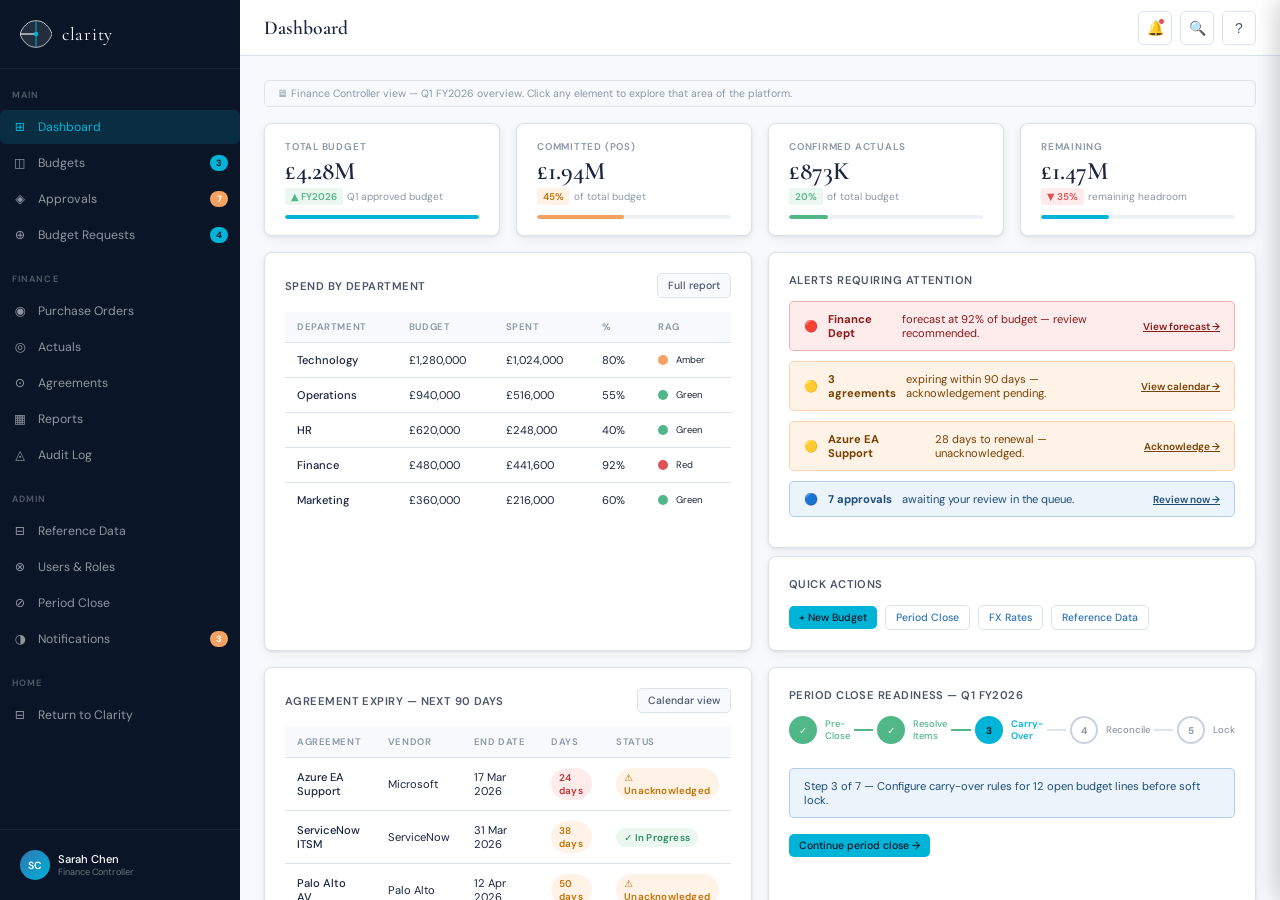
<file: clarity-website/site/public/clarity-mockup.html>
<!DOCTYPE html>
<html lang="en">
<head>
<meta charset="UTF-8"/>
<meta name="viewport" content="width=device-width, initial-scale=1.0"/>
<title>Clarity — Platform Wireframes</title>
<link rel="preconnect" href="https://fonts.googleapis.com">
<link href="https://fonts.googleapis.com/css2?family=Cormorant+Garamond:ital,wght@0,400;0,600;1,400&family=DM+Sans:opsz,wght@9..40,300;9..40,400;9..40,500;9..40,600&display=swap" rel="stylesheet">
<style>
*,*::before,*::after{box-sizing:border-box;margin:0;padding:0}
:root{
  --navy:#0A1628;--navy-mid:#0F2040;--navy-light:#1A3055;
  --blue:#1F4E79;--blue-mid:#2E75B6;--blue-light:#5BA4D4;
  --teal:#00B4D8;--teal-light:#E0F7FC;
  --amber:#F4A261;--amber-light:#FFF3E8;
  --red:#E05252;--red-light:#FEECEC;
  --green:#52B788;--green-light:#EBF7F1;
  --white:#fff;--surface:#F7F9FC;--surface2:#EEF2F7;
  --border:#DDE3ED;--border-dark:#C8D2E0;
  --text:#1A2540;--text-2:#4A5568;--text-3:#8A97A8;
  --sidebar:240px;--topbar:56px;
  --font-d:'Cormorant Garamond',Georgia,serif;
  --font:'DM Sans',system-ui,sans-serif;
  --rad:8px;--rad-sm:5px;
  --shadow:0 1px 3px rgba(0,0,0,0.08),0 4px 12px rgba(0,0,0,0.05);
  --shadow-lg:0 4px 24px rgba(0,0,0,0.12);
  --trans:0.2s ease;
}
html{font-size:14px}
body{font-family:var(--font);background:var(--surface);color:var(--text);display:flex;height:100vh;overflow:hidden}

/* ── SIDEBAR ─────────────────────────────────────────── */
.sidebar{width:var(--sidebar);background:var(--navy);display:flex;flex-direction:column;flex-shrink:0;overflow-y:auto;z-index:50}
.sidebar-logo{padding:18px 20px;border-bottom:1px solid rgba(255,255,255,0.07);display:flex;align-items:center;gap:10px}
.logo-mark{width:32px;height:32px;flex-shrink:0}
.logo-text{font-family:var(--font-d);font-size:1.3rem;color:#fff;letter-spacing:0.04em}
.nav-section{padding:20px 12px 8px;font-size:0.65rem;font-weight:600;letter-spacing:0.12em;text-transform:uppercase;color:rgba(255,255,255,0.3)}
.nav-item{display:flex;align-items:center;gap:10px;padding:9px 12px;margin:1px 0;border-radius:var(--rad-sm);color:rgba(255,255,255,0.55);cursor:pointer;transition:all var(--trans);font-size:0.875rem;font-weight:400;position:relative}
.nav-item:hover{background:rgba(255,255,255,0.06);color:#fff}
.nav-item.active{background:rgba(0,180,216,0.15);color:var(--teal)}
.nav-item .nav-icon{width:16px;text-align:center;font-size:0.9rem;flex-shrink:0}
.nav-badge{margin-left:auto;background:var(--teal);color:var(--navy);font-size:0.65rem;font-weight:700;padding:2px 6px;border-radius:100px;min-width:18px;text-align:center}
.nav-badge.amber{background:var(--amber);color:#fff}
.sidebar-footer{margin-top:auto;padding:12px;border-top:1px solid rgba(255,255,255,0.07)}
.user-pill{display:flex;align-items:center;gap:8px;padding:8px;border-radius:var(--rad-sm);cursor:pointer}
.user-pill:hover{background:rgba(255,255,255,0.05)}
.user-avatar{width:30px;height:30px;border-radius:50%;background:linear-gradient(135deg,var(--blue-mid),var(--teal));display:flex;align-items:center;justify-content:center;font-size:0.75rem;font-weight:600;color:#fff;flex-shrink:0}
.user-info{flex:1;min-width:0}
.user-name{font-size:0.8rem;color:#fff;font-weight:500;white-space:nowrap;overflow:hidden;text-overflow:ellipsis}
.user-role{font-size:0.65rem;color:rgba(255,255,255,0.4)}

/* ── MAIN ────────────────────────────────────────────── */
.main{flex:1;display:flex;flex-direction:column;overflow:hidden}
.topbar{height:var(--topbar);background:#fff;border-bottom:1px solid var(--border);display:flex;align-items:center;padding:0 24px;gap:16px;flex-shrink:0;z-index:40}
.topbar-title{font-family:var(--font-d);font-size:1.4rem;font-weight:600;color:var(--text);flex:1}
.topbar-actions{display:flex;align-items:center;gap:8px}
.icon-btn{width:34px;height:34px;border-radius:var(--rad-sm);border:1px solid var(--border);background:#fff;cursor:pointer;display:flex;align-items:center;justify-content:center;font-size:1rem;color:var(--text-2);transition:all var(--trans);position:relative}
.icon-btn:hover{background:var(--surface);border-color:var(--border-dark)}
.notif-dot{position:absolute;top:6px;right:6px;width:7px;height:7px;background:var(--red);border-radius:50%;border:1.5px solid #fff}
.breadcrumb{font-size:0.75rem;color:var(--text-3);display:flex;align-items:center;gap:6px}
.breadcrumb span{cursor:pointer;color:var(--blue-mid)}
.breadcrumb span:hover{text-decoration:underline}
.content{flex:1;overflow-y:auto;padding:24px}

/* ── CARDS & LAYOUT ──────────────────────────────────── */
.card{background:#fff;border:1px solid var(--border);border-radius:var(--rad);padding:20px;box-shadow:var(--shadow)}
.card-title{font-size:0.8rem;font-weight:600;color:var(--text-2);letter-spacing:0.04em;text-transform:uppercase;margin-bottom:14px;display:flex;align-items:center;justify-content:space-between}
.grid-2{display:grid;grid-template-columns:1fr 1fr;gap:16px}
.grid-3{display:grid;grid-template-columns:1fr 1fr 1fr;gap:16px}
.grid-4{display:grid;grid-template-columns:repeat(4,1fr);gap:16px}
.flex{display:flex;align-items:center}
.flex-between{display:flex;align-items:center;justify-content:space-between}
.gap-8{gap:8px}
.gap-12{gap:12px}
.gap-16{gap:16px}
.mb-16{margin-bottom:16px}
.mb-12{margin-bottom:12px}
.mb-8{margin-bottom:8px}
.mt-16{margin-top:16px}
.col{display:flex;flex-direction:column;gap:8px}

/* ── KPI CARD ────────────────────────────────────────── */
.kpi-card{background:#fff;border:1px solid var(--border);border-radius:var(--rad);padding:16px 20px;box-shadow:var(--shadow)}
.kpi-label{font-size:0.7rem;font-weight:600;color:var(--text-3);letter-spacing:0.08em;text-transform:uppercase;margin-bottom:6px}
.kpi-value{font-family:var(--font-d);font-size:1.8rem;font-weight:600;line-height:1;color:var(--text)}
.kpi-sub{font-size:0.72rem;color:var(--text-3);margin-top:4px;display:flex;align-items:center;gap:4px}
.kpi-trend{font-size:0.7rem;font-weight:600;padding:2px 6px;border-radius:3px}
.kpi-trend.up{background:var(--green-light);color:var(--green)}
.kpi-trend.down{background:var(--red-light);color:var(--red)}
.kpi-trend.warn{background:var(--amber-light);color:#C47000}
.kpi-bar-wrap{height:4px;background:var(--surface2);border-radius:2px;margin-top:10px;overflow:hidden}
.kpi-bar-fill{height:100%;border-radius:2px}

/* ── BADGES & PILLS ──────────────────────────────────── */
.badge{display:inline-flex;align-items:center;gap:4px;padding:3px 8px;border-radius:100px;font-size:0.7rem;font-weight:600;letter-spacing:0.02em}
.badge-green{background:var(--green-light);color:#2D8B5F}
.badge-amber{background:var(--amber-light);color:#C47000}
.badge-red{background:var(--red-light);color:#C03030}
.badge-blue{background:#EBF3FB;color:var(--blue)}
.badge-teal{background:var(--teal-light);color:#007A99}
.badge-grey{background:var(--surface2);color:var(--text-2)}
.badge-navy{background:rgba(31,78,121,0.12);color:var(--blue)}
.dot{width:6px;height:6px;border-radius:50%;display:inline-block;flex-shrink:0}
.dot-green{background:var(--green)}
.dot-amber{background:var(--amber)}
.dot-red{background:var(--red)}
.dot-blue{background:var(--blue-mid)}
.dot-grey{background:var(--text-3)}

/* ── BUTTONS ─────────────────────────────────────────── */
.btn{display:inline-flex;align-items:center;gap:6px;padding:7px 14px;border-radius:var(--rad-sm);font-family:var(--font);font-size:0.8rem;font-weight:500;cursor:pointer;border:none;transition:all var(--trans);white-space:nowrap}
.btn-primary{background:var(--teal);color:var(--navy)}
.btn-primary:hover{background:#00C8EF}
.btn-secondary{background:var(--surface);color:var(--text-2);border:1px solid var(--border)}
.btn-secondary:hover{background:var(--surface2);border-color:var(--border-dark)}
.btn-danger{background:var(--red-light);color:var(--red);border:1px solid rgba(224,82,82,0.3)}
.btn-danger:hover{background:#FCDDDD}
.btn-ghost{background:transparent;color:var(--blue-mid);border:1px solid var(--border)}
.btn-ghost:hover{background:var(--surface);border-color:var(--blue-light)}
.btn-green{background:var(--green-light);color:#2D8B5F;border:1px solid rgba(82,183,136,0.3)}
.btn-green:hover{background:#D4F0E4}
.btn-amber{background:var(--amber-light);color:#C47000;border:1px solid rgba(244,162,97,0.3)}
.btn-sm{padding:5px 10px;font-size:0.75rem}
.btn-lg{padding:10px 20px;font-size:0.875rem}

/* ── TABLE ───────────────────────────────────────────── */
.table-wrap{overflow-x:auto}
table{width:100%;border-collapse:collapse;font-size:0.8rem}
thead th{padding:9px 12px;text-align:left;font-size:0.68rem;font-weight:600;color:var(--text-3);letter-spacing:0.06em;text-transform:uppercase;border-bottom:1px solid var(--border);background:var(--surface);white-space:nowrap}
tbody tr{border-bottom:1px solid var(--border);transition:background var(--trans)}
tbody tr:hover{background:var(--surface)}
tbody tr:last-child{border-bottom:none}
td{padding:10px 12px;color:var(--text);vertical-align:middle}
td.mono{font-family:monospace;font-size:0.8rem;color:var(--text-2)}
.table-actions{display:flex;gap:6px;align-items:center}

/* ── FORM ────────────────────────────────────────────── */
.form-group{display:flex;flex-direction:column;gap:5px;margin-bottom:14px}
.form-label{font-size:0.75rem;font-weight:600;color:var(--text-2)}
.form-label .req{color:var(--red);margin-left:2px}
.form-control{width:100%;padding:8px 10px;border:1px solid var(--border);border-radius:var(--rad-sm);font-family:var(--font);font-size:0.82rem;color:var(--text);background:#fff;outline:none;transition:border-color var(--trans)}
.form-control:focus{border-color:var(--teal);box-shadow:0 0 0 3px rgba(0,180,216,0.12)}
.form-control[disabled]{background:var(--surface);color:var(--text-3);cursor:not-allowed}
textarea.form-control{resize:vertical;min-height:80px}
select.form-control{appearance:none;background-image:url("data:image/svg+xml,%3Csvg xmlns='http://www.w3.org/2000/svg' width='12' height='8' viewBox='0 0 12 8'%3E%3Cpath d='M1 1l5 5 5-5' stroke='%238A97A8' stroke-width='1.5' fill='none' stroke-linecap='round'/%3E%3C/svg%3E");background-repeat:no-repeat;background-position:right 10px center;padding-right:28px;cursor:pointer}
.form-hint{font-size:0.7rem;color:var(--text-3)}
.form-row{display:grid;grid-template-columns:1fr 1fr;gap:14px}
.form-row-3{display:grid;grid-template-columns:1fr 1fr 1fr;gap:14px}
.form-section{border:1px solid var(--border);border-radius:var(--rad);padding:16px;margin-bottom:16px}
.form-section-title{font-size:0.75rem;font-weight:600;color:var(--text-2);letter-spacing:0.06em;text-transform:uppercase;margin-bottom:14px;display:flex;align-items:center;gap:8px}
.toggle-wrap{display:flex;align-items:center;gap:10px;padding:10px 14px;background:var(--surface);border-radius:var(--rad-sm);border:1px solid var(--border);cursor:pointer;margin-bottom:14px}
.toggle{width:36px;height:20px;background:var(--border-dark);border-radius:100px;position:relative;transition:background var(--trans);flex-shrink:0}
.toggle.on{background:var(--teal)}
.toggle::after{content:'';position:absolute;width:14px;height:14px;background:#fff;border-radius:50%;top:3px;left:3px;transition:transform var(--trans);box-shadow:0 1px 3px rgba(0,0,0,0.2)}
.toggle.on::after{transform:translateX(16px)}
.toggle-label{font-size:0.8rem;font-weight:500;color:var(--text)}
.toggle-sub{font-size:0.7rem;color:var(--text-3)}
.calc-display{background:var(--teal-light);border:1px solid rgba(0,180,216,0.25);border-radius:var(--rad-sm);padding:10px 14px;font-size:0.8rem;color:#007A99;display:flex;align-items:center;gap:8px;margin-bottom:14px}
.calc-display .calc-icon{font-size:1rem}
.increase-row{display:flex;align-items:center;gap:8px}
.increase-row .form-control{width:80px}

/* ── PROGRESS STEPPER ────────────────────────────────── */
.stepper{display:flex;align-items:center;gap:0;margin-bottom:24px}
.step{display:flex;align-items:center;gap:8px;flex:1}
.step-circle{width:28px;height:28px;border-radius:50%;border:2px solid var(--border-dark);background:#fff;display:flex;align-items:center;justify-content:center;font-size:0.7rem;font-weight:700;color:var(--text-3);flex-shrink:0;z-index:1;position:relative}
.step-circle.done{background:var(--green);border-color:var(--green);color:#fff}
.step-circle.active{background:var(--teal);border-color:var(--teal);color:var(--navy)}
.step-circle.warn{background:var(--amber);border-color:var(--amber);color:#fff}
.step-label{font-size:0.72rem;font-weight:500;color:var(--text-3)}
.step-label.active{color:var(--teal);font-weight:600}
.step-label.done{color:var(--green)}
.step-connector{flex:1;height:2px;background:var(--border);margin:0 4px;position:relative;top:-0px}
.step-connector.done{background:var(--green)}

/* ── MODAL ───────────────────────────────────────────── */
.modal-overlay{position:fixed;inset:0;background:rgba(10,22,40,0.6);z-index:200;display:flex;align-items:center;justify-content:center;padding:24px;opacity:0;pointer-events:none;transition:opacity var(--trans)}
.modal-overlay.open{opacity:1;pointer-events:all}
.modal{background:#fff;border-radius:10px;width:100%;max-width:560px;box-shadow:var(--shadow-lg);transform:scale(0.97);transition:transform var(--trans)}
.modal-overlay.open .modal{transform:scale(1)}
.modal-header{padding:20px 24px 16px;border-bottom:1px solid var(--border);display:flex;align-items:center;justify-content:space-between}
.modal-title{font-size:1rem;font-weight:600;color:var(--text)}
.modal-close{width:28px;height:28px;border-radius:4px;border:none;background:transparent;cursor:pointer;color:var(--text-3);font-size:1.1rem;display:flex;align-items:center;justify-content:center}
.modal-close:hover{background:var(--surface);color:var(--text)}
.modal-body{padding:20px 24px}
.modal-footer{padding:14px 24px;border-top:1px solid var(--border);display:flex;align-items:center;justify-content:flex-end;gap:8px}

/* ── TABS ────────────────────────────────────────────── */
.tabs{display:flex;border-bottom:1px solid var(--border);margin-bottom:20px;gap:0}
.tab{padding:10px 18px;font-size:0.82rem;font-weight:500;color:var(--text-3);cursor:pointer;border-bottom:2px solid transparent;margin-bottom:-1px;transition:all var(--trans)}
.tab:hover{color:var(--text)}
.tab.active{color:var(--blue);border-bottom-color:var(--blue);font-weight:600}

/* ── SEARCH & FILTER ─────────────────────────────────── */
.search-bar{display:flex;align-items:center;gap:8px;margin-bottom:16px;flex-wrap:wrap}
.search-input-wrap{position:relative;flex:1;min-width:200px}
.search-input{padding:8px 10px 8px 32px;border:1px solid var(--border);border-radius:var(--rad-sm);font-family:var(--font);font-size:0.82rem;color:var(--text);background:#fff;outline:none;width:100%;transition:border-color var(--trans)}
.search-input:focus{border-color:var(--teal);box-shadow:0 0 0 3px rgba(0,180,216,0.12)}
.search-icon{position:absolute;left:10px;top:50%;transform:translateY(-50%);color:var(--text-3);font-size:0.9rem}
.filter-chip{padding:5px 10px;border:1px solid var(--border);border-radius:100px;font-size:0.72rem;font-weight:500;color:var(--text-2);cursor:pointer;background:#fff;white-space:nowrap;transition:all var(--trans)}
.filter-chip:hover,.filter-chip.active{background:var(--teal-light);border-color:var(--teal);color:#007A99}

/* ── PROGRESS BAR ────────────────────────────────────── */
.prog-wrap{height:6px;background:var(--surface2);border-radius:3px;overflow:hidden}
.prog-fill{height:100%;border-radius:3px;transition:width 0.6s ease}
.prog-green{background:var(--green)}
.prog-teal{background:var(--teal)}
.prog-amber{background:var(--amber)}
.prog-red{background:var(--red)}

/* ── ALERT BANNERS ───────────────────────────────────── */
.alert-banner{display:flex;align-items:center;gap:10px;padding:10px 14px;border-radius:var(--rad-sm);font-size:0.8rem;margin-bottom:10px;border:1px solid}
.alert-banner-amber{background:var(--amber-light);border-color:rgba(244,162,97,0.4);color:#7A4000}
.alert-banner-red{background:var(--red-light);border-color:rgba(224,82,82,0.4);color:#8B1A1A}
.alert-banner-green{background:var(--green-light);border-color:rgba(82,183,136,0.4);color:#1A5C38}
.alert-banner-blue{background:#EBF3FB;border-color:rgba(46,117,182,0.3);color:var(--blue)}
.alert-banner .ack-btn{margin-left:auto;font-size:0.72rem;font-weight:600;cursor:pointer;text-decoration:underline;white-space:nowrap;flex-shrink:0}

/* ── DIFF VIEW ───────────────────────────────────────── */
.diff-row{display:flex;gap:8px;font-size:0.78rem;font-family:monospace;margin-bottom:4px}
.diff-old{background:#FFF0F0;color:var(--red);padding:2px 8px;border-radius:3px;flex:1}
.diff-new{background:#F0FFF4;color:var(--green);padding:2px 8px;border-radius:3px;flex:1}
.diff-label{font-size:0.65rem;font-weight:700;letter-spacing:0.06em;color:var(--text-3);margin-bottom:4px;font-family:var(--font)}

/* ── CALENDAR ────────────────────────────────────────── */
.cal-header{display:flex;align-items:center;justify-content:space-between;margin-bottom:16px}
.cal-nav{display:flex;align-items:center;gap:8px}
.cal-month{font-family:var(--font-d);font-size:1.2rem;font-weight:600}
.cal-grid{display:grid;grid-template-columns:repeat(7,1fr);gap:4px}
.cal-dow{text-align:center;font-size:0.65rem;font-weight:700;color:var(--text-3);padding:6px 0;letter-spacing:0.06em;text-transform:uppercase}
.cal-day{min-height:80px;border:1px solid var(--border);border-radius:5px;padding:5px;background:#fff;font-size:0.72rem;cursor:pointer;transition:all var(--trans);position:relative}
.cal-day:hover{border-color:var(--border-dark);background:var(--surface)}
.cal-day.other-month{background:var(--surface);color:var(--text-3)}
.cal-day.today{border-color:var(--blue-mid);border-width:2px}
.cal-day-num{font-weight:600;color:var(--text-2);margin-bottom:3px}
.cal-event{padding:2px 5px;border-radius:3px;font-size:0.62rem;font-weight:600;margin-bottom:2px;cursor:pointer;white-space:nowrap;overflow:hidden;text-overflow:ellipsis}
.cal-event.green{background:var(--green-light);color:#2D8B5F}
.cal-event.amber{background:var(--amber-light);color:#C47000}
.cal-event.red{background:var(--red-light);color:var(--red)}

/* ── RAG ─────────────────────────────────────────────── */
.rag-dot{width:10px;height:10px;border-radius:50%;flex-shrink:0}
.rag-green{background:var(--green)}
.rag-amber{background:var(--amber)}
.rag-red{background:var(--red)}

/* ── SCREEN SWITCHER ─────────────────────────────────── */
.screen{display:none}
.screen.active{display:block}

/* ── PANEL SLIDE ─────────────────────────────────────── */
.side-panel{position:fixed;top:0;right:0;width:460px;height:100%;background:#fff;border-left:1px solid var(--border);z-index:150;display:flex;flex-direction:column;transform:translateX(100%);transition:transform var(--trans);box-shadow:-4px 0 24px rgba(0,0,0,0.1)}
.side-panel.open{transform:translateX(0)}
.panel-header{padding:18px 20px;border-bottom:1px solid var(--border);display:flex;align-items:center;justify-content:space-between;flex-shrink:0}
.panel-title{font-size:1rem;font-weight:600;color:var(--text)}
.panel-body{flex:1;overflow-y:auto;padding:20px}
.panel-footer{padding:14px 20px;border-top:1px solid var(--border);display:flex;gap:8px;flex-shrink:0}

/* ── MISC ────────────────────────────────────────────── */
.divider{height:1px;background:var(--border);margin:16px 0}
.text-muted{color:var(--text-3)}
.text-sm{font-size:0.75rem}
.text-xs{font-size:0.68rem}
.font-mono{font-family:monospace}
.font-medium{font-weight:500}
.font-semibold{font-weight:600}
.activity-item{display:flex;gap:12px;padding:10px 0;border-bottom:1px solid var(--border)}
.activity-item:last-child{border-bottom:none}
.activity-icon{width:28px;height:28px;border-radius:50%;display:flex;align-items:center;justify-content:center;font-size:0.75rem;flex-shrink:0}
.ai-badge{display:inline-flex;align-items:center;gap:4px;padding:2px 8px;background:linear-gradient(135deg,rgba(0,180,216,0.1),rgba(46,117,182,0.1));border:1px solid rgba(0,180,216,0.2);border-radius:100px;font-size:0.68rem;font-weight:600;color:var(--blue-mid)}
.section-header-row{display:flex;align-items:center;justify-content:space-between;margin-bottom:16px}
.section-title-sm{font-size:0.9rem;font-weight:600;color:var(--text)}
.empty-state{text-align:center;padding:40px 20px;color:var(--text-3)}
.empty-state-icon{font-size:2.5rem;margin-bottom:12px;opacity:0.4}
.tooltip-hint{font-size:0.68rem;color:var(--text-3);background:var(--surface2);border-radius:3px;padding:2px 6px;display:inline-block}
.screen-intro{font-size:0.75rem;color:var(--text-3);padding:6px 12px;background:var(--surface);border:1px solid var(--border);border-radius:var(--rad-sm);margin-bottom:16px;display:flex;align-items:center;gap:6px}
</style>
</head>
<body>

<!-- SIDEBAR -->
<nav class="sidebar">
  <div class="sidebar-logo">
    <svg class="logo-mark" viewBox="0 0 48 48" fill="none">
      <path d="M24 24 C6 24 0 24 0 24 C0 24 6 4 24 4 C42 4 48 24 48 24 C48 24 42 44 24 44 C6 44 0 24 0 24Z" fill="rgba(255,255,255,0.1)" stroke="rgba(255,255,255,0.7)" stroke-width="1.5"/>
      <line x1="24" y1="5" x2="24" y2="43" stroke="#00B4D8" stroke-width="1.5"/>
      <circle cx="24" cy="24" r="3.5" fill="#00B4D8"/>
    </svg>
    <span class="logo-text">clarity</span>
  </div>

  <div class="nav-section">Main</div>
  <div class="nav-item active" onclick="showScreen('dashboard')"><span class="nav-icon">⊞</span> Dashboard</div>
  <div class="nav-item" onclick="showScreen('budgets')"><span class="nav-icon">◫</span> Budgets <span class="nav-badge">3</span></div>
  <div class="nav-item" onclick="showScreen('approvals')"><span class="nav-icon">◈</span> Approvals <span class="nav-badge amber">7</span></div>
  <div class="nav-item" onclick="showScreen('intake')"><span class="nav-icon">⊕</span> Budget Requests <span class="nav-badge">4</span></div>

  <div class="nav-section">Finance</div>
  <div class="nav-item" onclick="showScreen('po')"><span class="nav-icon">◉</span> Purchase Orders</div>
  <div class="nav-item" onclick="showScreen('actuals')"><span class="nav-icon">◎</span> Actuals</div>
  <div class="nav-item" onclick="showScreen('agreements')"><span class="nav-icon">⊙</span> Agreements</div>
  <div class="nav-item" onclick="showScreen('reports')"><span class="nav-icon">▦</span> Reports</div>
  <div class="nav-item" onclick="showScreen('audit')"><span class="nav-icon">◬</span> Audit Log</div>

  <div class="nav-section">Admin</div>
  <div class="nav-item" onclick="showScreen('refdata')"><span class="nav-icon">⊟</span> Reference Data</div>
  <div class="nav-item" onclick="showScreen('users')"><span class="nav-icon">⊗</span> Users & Roles</div>
  <div class="nav-item" onclick="showScreen('periodclose')"><span class="nav-icon">⊘</span> Period Close</div>
  <div class="nav-item" onclick="showScreen('notifications')"><span class="nav-icon">◑</span> Notifications <span class="nav-badge amber">3</span></div>

  <div class="nav-section">Home</div>
  <div class="nav-item" onclick="window.location.href='clarity-mockip.html'"><span class="nav-icon">⊟</span> Return to Clarity</div>


  <div class="sidebar-footer">
    <div class="user-pill">
      <div class="user-avatar">SC</div>
      <div class="user-info">
        <div class="user-name">Sarah Chen</div>
        <div class="user-role">Finance Controller</div>
      </div>
    </div>
  </div>
</nav>

<!-- MAIN CONTENT -->
<div class="main">
  <div class="topbar" id="topbar">
    <div class="topbar-title" id="topbarTitle">Dashboard</div>
    <div class="topbar-actions">
      <div class="breadcrumb" id="breadcrumb"></div>
      <button class="icon-btn" onclick="showScreen('notifications')" title="Notifications">🔔<span class="notif-dot"></span></button>
      <button class="icon-btn" title="Search">🔍</button>
      <button class="icon-btn" title="Help">?</button>
    </div>
  </div>
  <div class="content" id="contentArea">

    <!-- ══════════════════════════════════════════════════ -->
    <!-- SCREEN: DASHBOARD -->
    <!-- ══════════════════════════════════════════════════ -->
    <div class="screen active" id="screen-dashboard">
      <div class="screen-intro">🖥 Finance Controller view — Q1 FY2026 overview. Click any element to explore that area of the platform.</div>

      <!-- KPI Row -->
      <div class="grid-4 mb-16">
        <div class="kpi-card">
          <div class="kpi-label">Total Budget</div>
          <div class="kpi-value">£4.28M</div>
          <div class="kpi-sub"><span class="kpi-trend up">▲ FY2026</span> Q1 approved budget</div>
          <div class="kpi-bar-wrap"><div class="kpi-bar-fill prog-teal" style="width:100%"></div></div>
        </div>
        <div class="kpi-card">
          <div class="kpi-label">Committed (POs)</div>
          <div class="kpi-value">£1.94M</div>
          <div class="kpi-sub"><span class="kpi-trend warn">45%</span> of total budget</div>
          <div class="kpi-bar-wrap"><div class="kpi-bar-fill prog-amber" style="width:45%"></div></div>
        </div>
        <div class="kpi-card">
          <div class="kpi-label">Confirmed Actuals</div>
          <div class="kpi-value">£873K</div>
          <div class="kpi-sub"><span class="kpi-trend up">20%</span> of total budget</div>
          <div class="kpi-bar-wrap"><div class="kpi-bar-fill prog-green" style="width:20%"></div></div>
        </div>
        <div class="kpi-card">
          <div class="kpi-label">Remaining</div>
          <div class="kpi-value">£1.47M</div>
          <div class="kpi-sub"><span class="kpi-trend down">▼ 35%</span> remaining headroom</div>
          <div class="kpi-bar-wrap"><div class="kpi-bar-fill prog-teal" style="width:35%"></div></div>
        </div>
      </div>

      <div class="grid-2 mb-16">
        <!-- Dept spend -->
        <div class="card">
          <div class="card-title">Spend by Department <button class="btn btn-secondary btn-sm" onclick="showScreen('reports')">Full report</button></div>
          <table><thead><tr><th>Department</th><th>Budget</th><th>Spent</th><th>%</th><th>RAG</th></tr></thead><tbody>
            <tr><td class="font-medium">Technology</td><td>£1,280,000</td><td>£1,024,000</td><td>80%</td><td><div class="flex gap-8"><div class="rag-dot rag-amber"></div><span class="text-xs">Amber</span></div></td></tr>
            <tr><td class="font-medium">Operations</td><td>£940,000</td><td>£516,000</td><td>55%</td><td><div class="flex gap-8"><div class="rag-dot rag-green"></div><span class="text-xs">Green</span></div></td></tr>
            <tr><td class="font-medium">HR</td><td>£620,000</td><td>£248,000</td><td>40%</td><td><div class="flex gap-8"><div class="rag-dot rag-green"></div><span class="text-xs">Green</span></div></td></tr>
            <tr><td class="font-medium">Finance</td><td>£480,000</td><td>£441,600</td><td>92%</td><td><div class="flex gap-8"><div class="rag-dot rag-red"></div><span class="text-xs">Red</span></div></td></tr>
            <tr><td class="font-medium">Marketing</td><td>£360,000</td><td>£216,000</td><td>60%</td><td><div class="flex gap-8"><div class="rag-dot rag-green"></div><span class="text-xs">Green</span></div></td></tr>
          </tbody></table>
        </div>

        <!-- Alerts & Activity -->
        <div class="col gap-16">
          <div class="card">
            <div class="card-title">Alerts requiring attention</div>
            <div class="alert-banner alert-banner-red">🔴 <strong>Finance Dept</strong> forecast at 92% of budget — review recommended. <span class="ack-btn" onclick="showScreen('reports')">View forecast →</span></div>
            <div class="alert-banner alert-banner-amber">🟡 <strong>3 agreements</strong> expiring within 90 days — acknowledgement pending. <span class="ack-btn" onclick="showScreen('agreements')">View calendar →</span></div>
            <div class="alert-banner alert-banner-amber">🟡 <strong>Azure EA Support</strong> 28 days to renewal — unacknowledged. <span class="ack-btn" onclick="showScreen('notifications')">Acknowledge →</span></div>
            <div class="alert-banner alert-banner-blue">🔵 <strong>7 approvals</strong> awaiting your review in the queue. <span class="ack-btn" onclick="showScreen('approvals')">Review now →</span></div>
          </div>
          <div class="card">
            <div class="card-title">Quick actions</div>
            <div class="flex gap-8" style="flex-wrap:wrap">
              <button class="btn btn-primary btn-sm" onclick="showScreen('budgets')">+ New Budget</button>
              <button class="btn btn-ghost btn-sm" onclick="showScreen('periodclose')">Period Close</button>
              <button class="btn btn-ghost btn-sm" onclick="showScreen('reports')">FX Rates</button>
              <button class="btn btn-ghost btn-sm" onclick="showScreen('refdata')">Reference Data</button>
            </div>
          </div>
        </div>
      </div>

      <div class="grid-2">
        <!-- Agreement expiry -->
        <div class="card">
          <div class="card-title">Agreement expiry — next 90 days <button class="btn btn-secondary btn-sm" onclick="showScreen('agreements')">Calendar view</button></div>
          <table><thead><tr><th>Agreement</th><th>Vendor</th><th>End Date</th><th>Days</th><th>Status</th></tr></thead><tbody>
            <tr><td class="font-medium">Azure EA Support</td><td>Microsoft</td><td>17 Mar 2026</td><td><span class="badge badge-red">24 days</span></td><td><span class="badge badge-amber">⚠ Unacknowledged</span></td></tr>
            <tr><td class="font-medium">ServiceNow ITSM</td><td>ServiceNow</td><td>31 Mar 2026</td><td><span class="badge badge-amber">38 days</span></td><td><span class="badge badge-green">✓ In Progress</span></td></tr>
            <tr><td class="font-medium">Palo Alto AV</td><td>Palo Alto</td><td>12 Apr 2026</td><td><span class="badge badge-amber">50 days</span></td><td><span class="badge badge-amber">⚠ Unacknowledged</span></td></tr>
            <tr><td class="font-medium">Splunk SIEM</td><td>Splunk</td><td>28 May 2026</td><td><span class="badge badge-grey">95 days</span></td><td><span class="badge badge-grey">Monitoring</span></td></tr>
          </tbody></table>
        </div>

        <!-- Period status -->
        <div class="card">
          <div class="card-title">Period close readiness — Q1 FY2026</div>
          <div class="stepper">
            <div class="step"><div class="step-circle done">✓</div><div class="col"><span class="step-label done text-xs">Pre-Close</span></div></div>
            <div class="step-connector done"></div>
            <div class="step"><div class="step-circle done">✓</div><div class="col"><span class="step-label done text-xs">Resolve Items</span></div></div>
            <div class="step-connector done"></div>
            <div class="step"><div class="step-circle active">3</div><div class="col"><span class="step-label active text-xs">Carry-Over</span></div></div>
            <div class="step-connector"></div>
            <div class="step"><div class="step-circle">4</div><div class="col"><span class="step-label text-xs">Reconcile</span></div></div>
            <div class="step-connector"></div>
            <div class="step"><div class="step-circle">5</div><div class="col"><span class="step-label text-xs">Lock</span></div></div>
          </div>
          <div class="alert-banner alert-banner-blue">Step 3 of 7 — Configure carry-over rules for 12 open budget lines before soft lock.</div>
          <div class="mt-16"><button class="btn btn-primary btn-sm" onclick="showScreen('periodclose')">Continue period close →</button></div>
        </div>
      </div>
    </div>

    <!-- ══════════════════════════════════════════════════ -->
    <!-- SCREEN: BUDGETS -->
    <!-- ══════════════════════════════════════════════════ -->
    <div class="screen" id="screen-budgets">
      <div class="screen-intro">📁 Budget list — click any row to open the budget editor, or create a new budget.</div>
      <div class="flex-between mb-16">
        <div class="flex gap-8">
          <button class="filter-chip active">All budgets</button>
          <button class="filter-chip">Draft</button>
          <button class="filter-chip">Pending approval</button>
          <button class="filter-chip">Approved</button>
          <button class="filter-chip">Rejected</button>
        </div>
        <div class="flex gap-8">
          <button class="btn btn-secondary btn-sm">↓ Export</button>
          <button class="btn btn-primary btn-sm" onclick="showScreen('budgetform')">+ New Budget</button>
        </div>
      </div>
      <div class="card">
        <div class="table-wrap">
          <table><thead><tr><th>Budget Name</th><th>Department</th><th>Period</th><th>Type</th><th>Total</th><th>Spent %</th><th>Status</th><th>Submitted by</th><th>Actions</th></tr></thead><tbody>
            <tr onclick="showScreen('budgetform')" style="cursor:pointer">
              <td class="font-medium">Technology Infrastructure Refresh</td><td>Technology</td><td>Q1 FY2026</td><td><span class="badge badge-blue">CapEx</span></td><td>£620,000</td>
              <td><div class="prog-wrap" style="width:80px"><div class="kpi-bar-fill prog-amber" style="width:68%"></div></div></td>
              <td><span class="badge badge-green">● Approved</span></td><td>J. Okafor</td>
              <td><div class="table-actions"><button class="btn btn-secondary btn-sm" onclick="event.stopPropagation();showScreen('budgetform')">Edit</button></div></td>
            </tr>
            <tr onclick="showScreen('budgetform')" style="cursor:pointer">
              <td class="font-medium">Platform Engineering OpEx</td><td>Technology</td><td>Q1 FY2026</td><td><span class="badge badge-navy">OpEx</span></td><td>£240,000</td>
              <td><div class="prog-wrap" style="width:80px"><div class="kpi-bar-fill prog-red" style="width:88%"></div></div></td>
              <td><span class="badge badge-amber">⏳ Pending</span></td><td>A. Pretorius</td>
              <td><div class="table-actions"><button class="btn btn-secondary btn-sm">Edit</button></div></td>
            </tr>
            <tr onclick="showScreen('budgetform')" style="cursor:pointer">
              <td class="font-medium">HR Systems & Learning</td><td>HR</td><td>Q1 FY2026</td><td><span class="badge badge-navy">OpEx</span></td><td>£180,000</td>
              <td><div class="prog-wrap" style="width:80px"><div class="kpi-bar-fill prog-green" style="width:41%"></div></div></td>
              <td><span class="badge badge-green">● Approved</span></td><td>M. Reyes</td>
              <td><div class="table-actions"><button class="btn btn-secondary btn-sm">Edit</button></div></td>
            </tr>
            <tr onclick="showScreen('budgetform')" style="cursor:pointer">
              <td class="font-medium">Marketing Campaign H1</td><td>Marketing</td><td>Q1 FY2026</td><td><span class="badge badge-navy">OpEx</span></td><td>£360,000</td>
              <td><div class="prog-wrap" style="width:80px"><div class="kpi-bar-fill prog-green" style="width:60%"></div></div></td>
              <td><span class="badge badge-red">✕ Rejected</span></td><td>P. Williams</td>
              <td><div class="table-actions"><button class="btn btn-secondary btn-sm">View</button></div></td>
            </tr>
            <tr onclick="showScreen('budgetform')" style="cursor:pointer">
              <td class="font-medium">Managed Security Services</td><td>Technology</td><td>Q1 FY2026</td><td><span class="badge badge-navy">OpEx</span></td><td>£96,000</td>
              <td><div class="prog-wrap" style="width:80px"><div class="kpi-bar-fill prog-teal" style="width:25%"></div></div></td>
              <td><span class="badge badge-grey">◌ Draft</span></td><td>A. Pretorius</td>
              <td><div class="table-actions"><button class="btn btn-primary btn-sm">Submit</button><button class="btn btn-secondary btn-sm">Edit</button></div></td>
            </tr>
          </tbody></table>
        </div>
      </div>
    </div>

    <!-- ══════════════════════════════════════════════════ -->
    <!-- SCREEN: BUDGET FORM / LINE EDITOR -->
    <!-- ══════════════════════════════════════════════════ -->
    <div class="screen" id="screen-budgetform">
      <div class="screen-intro">✏️ Budget line editor — scroll down to see the Support & Maintenance contract-linked toggle and recurring cost projection.</div>
      <div class="flex-between mb-16">
        <div><div class="breadcrumb"><span onclick="showScreen('budgets')">Budgets</span> › Platform Engineering OpEx › Edit</div></div>
        <div class="flex gap-8">
          <button class="btn btn-secondary">Save draft</button>
          <button class="btn btn-primary" onclick="showModal('submitModal')">Submit for approval</button>
        </div>
      </div>

      <div class="grid-2 gap-16">
        <!-- Left: budget header -->
        <div>
          <div class="form-section">
            <div class="form-section-title">⊞ Budget Details</div>
            <div class="form-row">
              <div class="form-group"><label class="form-label">Budget Name <span class="req">*</span></label><input class="form-control" value="Platform Engineering OpEx Q1 FY2026"/></div>
              <div class="form-group"><label class="form-label">Budget Period <span class="req">*</span></label><select class="form-control"><option>Q1 FY2026 (Jan–Mar 2026)</option><option>Q2 FY2026</option></select></div>
            </div>
            <div class="form-row">
              <div class="form-group"><label class="form-label">Department <span class="req">*</span></label><select class="form-control"><option>Technology</option><option>Operations</option><option>HR</option></select></div>
              <div class="form-group"><label class="form-label">Cost Centre <span class="req">*</span></label><select class="form-control"><option>CC-1042 — Platform Engineering</option><option>CC-1043 — DevOps</option></select></div>
            </div>
          </div>

          <!-- Budget line items -->
          <div class="form-section">
            <div class="flex-between mb-12">
              <div class="form-section-title">◫ Budget Line Items</div>
              <button class="btn btn-secondary btn-sm" onclick="showScreen('lineform')">+ Add Line Item</button>
            </div>
            <table><thead><tr><th>Description</th><th>Type</th><th>Amount</th><th>Contract</th><th>Status</th></tr></thead><tbody>
              <tr onclick="showScreen('lineform')" style="cursor:pointer">
                <td class="font-medium">AWS Reserved Instances</td><td><span class="badge badge-navy">OpEx</span></td><td>£84,000</td><td>—</td><td><span class="badge badge-green">● Approved</span></td>
              </tr>
              <tr onclick="showScreen('lineform')" style="cursor:pointer">
                <td class="font-medium" style="color:var(--blue-mid)">ServiceNow ITSM — 24 Month</td><td><span class="badge badge-navy">OpEx</span></td><td>£48,000/yr</td><td><span class="badge badge-teal">⊙ 24 mth</span></td><td><span class="badge badge-green">● Approved</span></td>
              </tr>
              <tr onclick="showScreen('lineform')" style="cursor:pointer">
                <td class="font-medium">GitHub Enterprise</td><td><span class="badge badge-navy">OpEx</span></td><td>£18,000</td><td><span class="badge badge-teal">⊙ 12 mth</span></td><td><span class="badge badge-amber">⏳ Pending</span></td>
              </tr>
              <tr onclick="showScreen('lineform')" style="cursor:pointer">
                <td class="font-medium">Security Scanning (Snyk)</td><td><span class="badge badge-navy">OpEx</span></td><td>£12,000</td><td>—</td><td><span class="badge badge-grey">◌ Draft</span></td>
              </tr>
            </tbody></table>
            <div class="flex-between mt-16" style="background:var(--surface);padding:10px 12px;border-radius:var(--rad-sm);border:1px solid var(--border)">
              <span class="font-semibold text-sm">Total budget</span>
              <span class="font-semibold" style="font-family:var(--font-d);font-size:1.1rem">£240,000</span>
            </div>
          </div>
        </div>

        <!-- Right: Activity + summary -->
        <div class="col">
          <div class="card mb-16">
            <div class="card-title">Running Balance</div>
            <div class="col" style="gap:8px">
              <div class="flex-between"><span class="text-sm text-muted">Total Budget</span><span class="font-semibold">£240,000</span></div>
              <div class="flex-between"><span class="text-sm text-muted">Committed (POs)</span><span class="font-medium" style="color:var(--amber)">− £108,000</span></div>
              <div class="flex-between"><span class="text-sm text-muted">Confirmed Actuals</span><span class="font-medium" style="color:var(--red)">− £63,000</span></div>
              <div class="divider"></div>
              <div class="flex-between"><span class="font-semibold">Remaining</span><span class="font-semibold" style="color:var(--green);font-family:var(--font-d);font-size:1.2rem">£69,000</span></div>
              <div class="prog-wrap"><div class="kpi-bar-fill prog-amber" style="width:71%"></div></div>
              <div class="text-xs text-muted">71% of budget committed or spent</div>
            </div>
          </div>
          <div class="card">
            <div class="card-title">Activity</div>
            <div class="activity-item"><div class="activity-icon" style="background:var(--green-light);color:var(--green)">✓</div><div><div class="text-sm font-medium">Approved by D. Mbeki</div><div class="text-xs text-muted">Budget Approver · 2 days ago</div></div></div>
            <div class="activity-item"><div class="activity-icon" style="background:var(--amber-light);color:var(--amber)">!</div><div><div class="text-sm font-medium">Returned for amendment</div><div class="text-xs text-muted">Reason: Missing vendor quotes · 5 days ago</div></div></div>
            <div class="activity-item"><div class="activity-icon" style="background:var(--teal-light);color:var(--teal)">✎</div><div><div class="text-sm font-medium">Submitted by A. Pretorius</div><div class="text-xs text-muted">Budget Owner · 7 days ago</div></div></div>
          </div>
        </div>
      </div>
    </div>

    <!-- ══════════════════════════════════════════════════ -->
    <!-- SCREEN: BUDGET LINE FORM (with contract toggle) -->
    <!-- ══════════════════════════════════════════════════ -->
    <div class="screen" id="screen-lineform">
      <div class="screen-intro">⊙ Budget line item editor — toggle the Support & Maintenance flag to reveal agreement fields. The end date calculates automatically.</div>
      <div class="flex-between mb-16">
        <div class="breadcrumb"><span onclick="showScreen('budgets')">Budgets</span> › <span onclick="showScreen('budgetform')">Platform Engineering OpEx</span> › ServiceNow ITSM</div>
        <div class="flex gap-8"><button class="btn btn-secondary">Cancel</button><button class="btn btn-primary">Save line item</button></div>
      </div>
      <div class="grid-2 gap-16">
        <div>
          <div class="form-section">
            <div class="form-section-title">◫ Line Item Details</div>
            <div class="form-group"><label class="form-label">Description <span class="req">*</span></label><input class="form-control" value="ServiceNow ITSM — 24 Month Support Agreement"/></div>
            <div class="form-row">
              <div class="form-group"><label class="form-label">Budget Type <span class="req">*</span></label><select class="form-control"><option>OpEx — Operating Expenditure</option><option>CapEx — Capital Expenditure</option></select></div>
              <div class="form-group"><label class="form-label">Cost Category <span class="req">*</span></label><select class="form-control"><option>Software Maintenance</option><option>Cloud Infrastructure</option><option>Hardware Support</option></select></div>
            </div>
            <div class="form-row">
              <div class="form-group"><label class="form-label">Cost Centre <span class="req">*</span></label><select class="form-control"><option>CC-1042 — Platform Engineering</option></select></div>
              <div class="form-group"><label class="form-label">Geographic Location</label><select class="form-control"><option>EMEA — United Kingdom — London HQ</option></select></div>
            </div>
            <div class="form-row">
              <div class="form-group"><label class="form-label">Amount <span class="req">*</span></label><input class="form-control" value="48,000"/></div>
              <div class="form-group"><label class="form-label">Currency <span class="req">*</span></label><select class="form-control"><option>GBP — British Pound</option><option>USD</option><option>EUR</option></select></div>
            </div>
            <div class="form-group"><label class="form-label">Vendor</label><select class="form-control"><option>ServiceNow Inc. (Approved ●)</option><option>Microsoft</option><option>AWS</option></select></div>
            <div class="form-group"><label class="form-label">Business Justification <span class="req">*</span></label>
              <textarea class="form-control">ServiceNow ITSM is the core platform for all IT service delivery. The 24-month agreement provides a 12% cost saving over annual renewal and locks in the current per-seat pricing before the vendor's announced March 2026 price increase.</textarea>
              <div class="flex gap-8 mt-16"><span class="ai-badge">✦ AI</span><span class="text-xs text-muted">AI justification assistant available — click to improve this text</span></div>
            </div>
          </div>

          <!-- CONTRACT TOGGLE -->
          <div class="toggle-wrap" onclick="toggleContract()">
            <div class="toggle on" id="contractToggle"></div>
            <div><div class="toggle-label">This is a support &amp; maintenance agreement</div><div class="toggle-sub">Reveal contract term, expiry tracking, and recurring cost projection</div></div>
          </div>

          <!-- CONTRACT FIELDS (shown when toggle on) -->
          <div class="form-section" id="contractFields">
            <div class="form-section-title">⊙ Agreement Details</div>
            <div class="form-row">
              <div class="form-group"><label class="form-label">Agreement Name <span class="req">*</span></label><input class="form-control" value="ServiceNow ITSM Support 2024–2026"/></div>
              <div class="form-group"><label class="form-label">Support &amp; Maintenance Type <span class="req">*</span></label><select class="form-control"><option>Software Maintenance</option><option>Managed Service</option><option>Hardware Support</option></select></div>
            </div>
            <div class="form-row">
              <div class="form-group"><label class="form-label">Term Type <span class="req">*</span></label><select class="form-control" onchange="updateTermCalc()"><option>Multi-Month</option><option>Single Month</option></select></div>
              <div class="form-group"><label class="form-label">Term Length (months) <span class="req">*</span></label><input class="form-control" type="number" value="24" min="1" oninput="updateTermCalc()" id="termLength"/></div>
            </div>
            <div class="form-row">
              <div class="form-group"><label class="form-label">Agreement Start Date <span class="req">*</span></label><input class="form-control" type="date" value="2024-04-01" oninput="updateTermCalc()" id="startDate"/></div>
              <div class="form-group"><label class="form-label">Agreement End Date</label><input class="form-control" id="endDate" value="2026-03-31" disabled placeholder="Auto-calculated"/></div>
            </div>
            <div class="calc-display"><span class="calc-icon">⊙</span><span id="calcSummary">24-month agreement · Start: 1 Apr 2024 · End: 31 Mar 2026 · 38 days remaining</span></div>
            <div class="form-row">
              <div class="form-group"><label class="form-label">Annual Cost (for recurring projection)</label><input class="form-control" value="48,000"/></div>
              <div class="form-group"><label class="form-label">Monthly Cost (calculated)</label><input class="form-control" value="£4,000 / month" disabled/></div>
            </div>
            <div class="form-group">
              <label class="form-label">Cost Increase % on Renewal</label>
              <div class="increase-row"><input class="form-control" value="5.0" type="number" step="0.1" min="0"/><span class="text-sm text-muted">% per annum</span></div>
              <div class="form-hint">Applied when generating recurring cost projections for future budget periods</div>
            </div>
            <div class="form-row">
              <div class="form-group"><label class="form-label">Auto-Generate Renewal Draft</label><select class="form-control"><option>Yes — create draft line in next period on acknowledgement</option><option>No — manual renewal only</option></select></div>
              <div class="form-group"><label class="form-label">Contract Document</label><input class="form-control" type="file" accept=".pdf"/></div>
            </div>
            <div class="form-group"><label class="form-label">Notes</label><textarea class="form-control" rows="2" placeholder="Renewal contact, SLA references, notes for Finance Controller..."></textarea></div>
            <div class="flex gap-8 mt-16">
              <button class="btn btn-ghost btn-sm" onclick="showModal('projectionModal')">⊕ Generate recurring cost projection</button>
              <span class="tooltip-hint">Projects this cost across future budget periods with % increase applied</span>
            </div>
          </div>
        </div>

        <!-- Right panel: split allocation + attachments -->
        <div class="col">
          <div class="card mb-16">
            <div class="card-title">Split Cost Centre Allocation</div>
            <div class="alert-banner alert-banner-blue mb-12">Allocate this line item across multiple cost centres. Total must equal 100%.</div>
            <table><thead><tr><th>Cost Centre</th><th>%</th><th>Amount</th><th></th></tr></thead><tbody>
              <tr><td>CC-1042 Platform Engineering</td><td><input style="width:60px" class="form-control" value="60"/></td><td style="color:var(--text-2)">£28,800</td><td><button class="btn btn-danger btn-sm">✕</button></td></tr>
              <tr><td>CC-1043 DevOps</td><td><input style="width:60px" class="form-control" value="40"/></td><td style="color:var(--text-2)">£19,200</td><td><button class="btn btn-danger btn-sm">✕</button></td></tr>
            </tbody></table>
            <div class="flex-between mt-16" style="background:var(--surface);padding:8px 10px;border-radius:var(--rad-sm)"><span class="text-sm">Total allocation</span><span class="font-semibold" style="color:var(--green)">100% ✓</span></div>
            <button class="btn btn-ghost btn-sm mt-16">+ Add cost centre</button>
          </div>
          <div class="card">
            <div class="card-title">Supporting Documents</div>
            <div style="border:2px dashed var(--border);border-radius:var(--rad-sm);padding:20px;text-align:center;color:var(--text-3);font-size:0.8rem;cursor:pointer" onclick="alert('File upload would open here')">
              <div style="font-size:1.5rem;margin-bottom:8px">⊕</div>Drop files here or click to upload<br><span class="text-xs">PDF, DOCX, XLSX — max 25MB</span>
            </div>
            <div class="mt-16 flex gap-8 align-items-center"><span style="font-size:1rem">📄</span><span class="text-sm">ServiceNow_Quote_2024.pdf</span><span class="badge badge-green">Uploaded</span></div>
          </div>
        </div>
      </div>
    </div>

    <!-- ══════════════════════════════════════════════════ -->
    <!-- SCREEN: INTAKE (Budget Requestor view) -->
    <!-- ══════════════════════════════════════════════════ -->
    <div class="screen" id="screen-intake">
      <div class="screen-intro">📥 Budget Requestor view — submit a new budget item request to your Department Head for review and inclusion in the formal budget.</div>
      <div class="flex-between mb-16">
        <div class="tabs" style="margin:0">
          <div class="tab active">My Requests</div>
          <div class="tab" onclick="showScreen('intakeform')">+ New Request</div>
        </div>
        <button class="btn btn-primary btn-sm" onclick="showScreen('intakeform')">+ New Budget Request</button>
      </div>

      <div class="card mb-16">
        <div class="card-title">My submitted requests — Q1 FY2026</div>
        <table><thead><tr><th>Request ID</th><th>Title</th><th>Category</th><th>Amount</th><th>Submitted</th><th>Status</th><th>Dept Head Note</th></tr></thead><tbody>
          <tr><td class="mono">BR-2026-041</td><td class="font-medium">Datadog APM — Team licence upgrade</td><td>Software Maint.</td><td>£18,000</td><td>14 Jan</td><td><span class="badge badge-green">✓ Included in budget</span></td><td class="text-xs text-muted">Approved — added to Platform Engineering OpEx</td></tr>
          <tr><td class="mono">BR-2026-038</td><td class="font-medium">SonarQube Enterprise renewal</td><td>Software Maint.</td><td>£8,400</td><td>9 Jan</td><td><span class="badge badge-teal">⏳ Dept Head Review</span></td><td class="text-xs text-muted">Awaiting decision</td></tr>
          <tr><td class="mono">BR-2026-031</td><td class="font-medium">New MacBook Pros × 8 (dev team)</td><td>Hardware</td><td>£22,400</td><td>3 Jan</td><td><span class="badge badge-amber">↩ Clarification needed</span></td><td class="text-xs text-muted">"Please provide 3 vendor quotes before re-submission"</td></tr>
          <tr><td class="mono">BR-2026-019</td><td class="font-medium">Jira Service Management</td><td>Software Licence</td><td>£6,200</td><td>21 Dec</td><td><span class="badge badge-red">✕ Rejected</span></td><td class="text-xs text-muted">Reason: Duplicate — ServiceNow covers this</td></tr>
        </tbody></table>
      </div>

      <!-- Intake form -->
      <div class="card" id="intakeFormInline" style="display:none"></div>
    </div>

    <!-- ══════════════════════════════════════════════════ -->
    <!-- SCREEN: INTAKE FORM -->
    <!-- ══════════════════════════════════════════════════ -->
    <div class="screen" id="screen-intakeform">
      <div class="screen-intro">✏️ Budget Requestor — new budget item request form. Use the AI assistant to improve your justification before submitting.</div>
      <div class="flex-between mb-16">
        <div class="breadcrumb"><span onclick="showScreen('intake')">My Requests</span> › New Request</div>
        <div class="flex gap-8">
          <button class="btn btn-secondary" onclick="showScreen('intake')">Cancel</button>
          <button class="btn btn-primary" onclick="showModal('submitIntakeModal')">Submit to Department Head</button>
        </div>
      </div>
      <div class="grid-2 gap-16">
        <div>
          <div class="form-section">
            <div class="form-section-title">⊕ Request Details</div>
            <div class="form-group"><label class="form-label">Request Title <span class="req">*</span></label><input class="form-control" placeholder="e.g. GitHub Copilot Enterprise — 50 seats"/></div>
            <div class="form-row">
              <div class="form-group"><label class="form-label">Category <span class="req">*</span></label><select class="form-control"><option value="">Select...</option><option>Software Licence</option><option>Software Maintenance</option><option>Hardware</option><option>Cloud Services</option><option>Professional Services</option><option>Training</option></select></div>
              <div class="form-group"><label class="form-label">Budget Type <span class="req">*</span></label><select class="form-control"><option>OpEx</option><option>CapEx</option></select></div>
            </div>
            <div class="form-row">
              <div class="form-group"><label class="form-label">Estimated Amount <span class="req">*</span></label><input class="form-control" type="number" placeholder="0.00"/></div>
              <div class="form-group"><label class="form-label">Currency</label><select class="form-control"><option>GBP</option><option>USD</option><option>EUR</option></select></div>
            </div>
            <div class="form-group"><label class="form-label">Preferred Vendor (optional)</label><select class="form-control"><option value="">Select from approved vendor list...</option><option>GitHub / Microsoft</option><option>Amazon Web Services</option><option>Google Cloud</option></select></div>
            <div class="form-row">
              <div class="form-group"><label class="form-label">Required by (approximate date)</label><input class="form-control" type="date"/></div>
              <div class="form-group"><label class="form-label">Cost Centre</label><select class="form-control"><option>CC-1042 Platform Engineering</option></select></div>
            </div>
          </div>
          <div class="form-section">
            <div class="form-section-title">✎ Business Justification <span class="req">*</span></div>
            <textarea class="form-control" rows="5" placeholder="Explain why this spend is needed, what problem it solves, what the impact of not purchasing it will be, and any time sensitivity..."></textarea>
            <div class="flex gap-8 mt-16">
              <button class="btn btn-ghost btn-sm">✦ Improve with AI</button>
              <span class="text-xs text-muted">AI assistant will rewrite your justification — you review before applying</span>
            </div>
          </div>
        </div>
        <div>
          <div class="card mb-16">
            <div class="card-title">Supporting Documents</div>
            <div style="border:2px dashed var(--border);border-radius:var(--rad-sm);padding:20px;text-align:center;color:var(--text-3);font-size:0.8rem;cursor:pointer">
              <div style="font-size:1.5rem;margin-bottom:8px">⊕</div>Attach quotes, business cases, or reference docs<br><span class="text-xs">Optional — but strengthens your case</span>
            </div>
          </div>
          <div class="card">
            <div class="card-title">What happens next</div>
            <div class="stepper" style="flex-direction:column;align-items:flex-start;gap:0">
              <div style="display:flex;gap:12px;align-items:flex-start;padding:8px 0">
                <div class="step-circle active" style="flex-shrink:0">1</div>
                <div><div class="text-sm font-medium">Your request is submitted</div><div class="text-xs text-muted">Sent to your Department Head's intake queue</div></div>
              </div>
              <div style="width:2px;height:16px;background:var(--border);margin-left:13px"></div>
              <div style="display:flex;gap:12px;align-items:flex-start;padding:8px 0">
                <div class="step-circle" style="flex-shrink:0">2</div>
                <div><div class="text-sm font-medium">Department Head reviews</div><div class="text-xs text-muted">They can approve, reject, or ask for clarification</div></div>
              </div>
              <div style="width:2px;height:16px;background:var(--border);margin-left:13px"></div>
              <div style="display:flex;gap:12px;align-items:flex-start;padding:8px 0">
                <div class="step-circle" style="flex-shrink:0">3</div>
                <div><div class="text-sm font-medium">Budget Owner includes it</div><div class="text-xs text-muted">Approved requests can be added to the formal budget</div></div>
              </div>
              <div style="width:2px;height:16px;background:var(--border);margin-left:13px"></div>
              <div style="display:flex;gap:12px;align-items:flex-start;padding:8px 0">
                <div class="step-circle" style="flex-shrink:0">4</div>
                <div><div class="text-sm font-medium">You're notified throughout</div><div class="text-xs text-muted">Status updates via in-app, email, and Teams/Slack</div></div>
              </div>
            </div>
          </div>
        </div>
      </div>
    </div>

    <!-- ══════════════════════════════════════════════════ -->
    <!-- SCREEN: APPROVALS -->
    <!-- ══════════════════════════════════════════════════ -->
    <div class="screen" id="screen-approvals">
      <div class="screen-intro">◈ Approval queue — Department Head intake approvals and formal budget approvals. Click a row to open the approval detail panel.</div>
      <div class="tabs">
        <div class="tab active">Budget Approvals (5)</div>
        <div class="tab">Intake Requests (4)</div>
        <div class="tab">Reallocation Requests (1)</div>
        <div class="tab">Actuals Corrections (2)</div>
      </div>
      <div class="search-bar">
        <div class="search-input-wrap"><span class="search-icon">🔍</span><input class="search-input" placeholder="Search by budget name, department, requestor..."/></div>
        <button class="filter-chip active">All</button>
        <button class="filter-chip">High value (>£50K)</button>
        <button class="filter-chip">TPI required</button>
        <button class="filter-chip">Overdue</button>
      </div>
      <div class="card">
        <div class="table-wrap">
          <table><thead><tr><th>Budget / Item</th><th>Dept</th><th>Amount</th><th>Type</th><th>Submitted by</th><th>Waiting</th><th>Flags</th><th>Actions</th></tr></thead><tbody>
            <tr onclick="openApprovalPanel()" style="cursor:pointer">
              <td class="font-medium">Technology Infrastructure Refresh</td><td>Technology</td><td>£620,000</td><td><span class="badge badge-blue">CapEx</span></td><td>J. Okafor</td><td><span class="badge badge-red">8 days</span></td>
              <td><span class="badge badge-amber">⚡ TPI</span></td>
              <td><div class="table-actions"><button class="btn btn-green btn-sm" onclick="event.stopPropagation();showModal('approveModal')">Approve</button><button class="btn btn-danger btn-sm" onclick="event.stopPropagation();showModal('rejectModal')">Reject</button></div></td>
            </tr>
            <tr onclick="openApprovalPanel()" style="cursor:pointer">
              <td class="font-medium">HR Systems & Learning</td><td>HR</td><td>£180,000</td><td><span class="badge badge-navy">OpEx</span></td><td>M. Reyes</td><td><span class="badge badge-amber">3 days</span></td><td>—</td>
              <td><div class="table-actions"><button class="btn btn-green btn-sm" onclick="event.stopPropagation();showModal('approveModal')">Approve</button><button class="btn btn-danger btn-sm" onclick="event.stopPropagation();showModal('rejectModal')">Reject</button><button class="btn btn-secondary btn-sm">Return</button></div></td>
            </tr>
            <tr onclick="openApprovalPanel()" style="cursor:pointer">
              <td class="font-medium">Security Operations Centre — Managed</td><td>Technology</td><td>£340,000</td><td><span class="badge badge-navy">OpEx</span></td><td>A. Pretorius</td><td><span class="badge badge-red">11 days ⚠</span></td><td><span class="badge badge-red">⚡ Escalated</span></td>
              <td><div class="table-actions"><button class="btn btn-green btn-sm" onclick="event.stopPropagation();showModal('approveModal')">Approve</button><button class="btn btn-danger btn-sm" onclick="event.stopPropagation();showModal('rejectModal')">Reject</button></div></td>
            </tr>
            <tr onclick="openApprovalPanel()" style="cursor:pointer">
              <td class="font-medium">Marketing Campaign H1 — Revised</td><td>Marketing</td><td>£312,000</td><td><span class="badge badge-navy">OpEx</span></td><td>P. Williams</td><td><span class="badge badge-grey">1 day</span></td><td><span class="badge badge-blue">↩ Resubmission</span></td>
              <td><div class="table-actions"><button class="btn btn-green btn-sm" onclick="event.stopPropagation();showModal('approveModal')">Approve</button><button class="btn btn-danger btn-sm" onclick="event.stopPropagation();showModal('rejectModal')">Reject</button></div></td>
            </tr>
          </tbody></table>
        </div>
      </div>
    </div>

    <!-- ══════════════════════════════════════════════════ -->
    <!-- SCREEN: PO MANAGEMENT -->
    <!-- ══════════════════════════════════════════════════ -->
    <div class="screen" id="screen-po">
      <div class="screen-intro">◉ Purchase Order management — track PO lifecycle from creation through goods receipt to closure.</div>
      <div class="flex-between mb-16">
        <div class="flex gap-8">
          <button class="filter-chip active">All POs</button>
          <button class="filter-chip">Open</button>
          <button class="filter-chip">Partially received</button>
          <button class="filter-chip">Disputed</button>
          <button class="filter-chip">Awaiting closure</button>
        </div>
        <button class="btn btn-primary btn-sm">+ Create PO</button>
      </div>
      <div class="card">
        <div class="table-wrap">
          <table><thead><tr><th>PO Number</th><th>Vendor</th><th>Description</th><th>PO Value</th><th>Received</th><th>Outstanding</th><th>Days Open</th><th>State</th><th>Actions</th></tr></thead><tbody>
            <tr>
              <td class="mono">PO-2026-0142</td><td>ServiceNow Inc.</td><td>ITSM Support Renewal</td><td>£48,000</td><td>£48,000</td><td>£0</td><td>45</td>
              <td><span class="badge badge-amber">⏳ Awaiting close</span></td>
              <td><div class="table-actions"><button class="btn btn-green btn-sm" onclick="showModal('closePoModal')">Close PO</button></div></td>
            </tr>
            <tr>
              <td class="mono">PO-2026-0139</td><td>Dell Technologies</td><td>Server hardware — Phase 2</td><td>£186,000</td><td>£93,000</td><td>£93,000</td><td>22</td>
              <td><span class="badge badge-blue">◑ Partial receipt</span></td>
              <td><div class="table-actions"><button class="btn btn-primary btn-sm" onclick="showModal('goodsReceiptModal')">Record receipt</button><button class="btn btn-secondary btn-sm">View</button></div></td>
            </tr>
            <tr>
              <td class="mono">PO-2026-0131</td><td>Cisco Systems</td><td>Network switch refresh</td><td>£72,000</td><td>£0</td><td>£72,000</td><td>67</td>
              <td><span class="badge badge-grey">○ Open</span></td>
              <td><div class="table-actions"><button class="btn btn-primary btn-sm" onclick="showModal('goodsReceiptModal')">Record receipt</button></div></td>
            </tr>
            <tr>
              <td class="mono">PO-2026-0128</td><td>Palo Alto Networks</td><td>Firewall appliances × 4</td><td>£44,800</td><td>£44,800</td><td>—</td><td>34</td>
              <td><span class="badge badge-red">⚡ Disputed</span></td>
              <td><div class="table-actions"><button class="btn btn-amber btn-sm" onclick="showModal('disputeModal')">Resolve dispute</button></div></td>
            </tr>
            <tr>
              <td class="mono">PO-2026-0119</td><td>GitHub / Microsoft</td><td>GitHub Enterprise — annual</td><td>£18,000</td><td>£18,000</td><td>£0</td><td>89 ⚠</td>
              <td><span class="badge badge-red">⚠ Overdue close</span></td>
              <td><div class="table-actions"><button class="btn btn-green btn-sm" onclick="showModal('closePoModal')">Close PO</button></div></td>
            </tr>
          </tbody></table>
        </div>
      </div>
    </div>

    <!-- ══════════════════════════════════════════════════ -->
    <!-- SCREEN: ACTUALS -->
    <!-- ══════════════════════════════════════════════════ -->
    <div class="screen" id="screen-actuals">
      <div class="screen-intro">◎ Actual expenditure — manually enter actuals, review unmatched entries, and import from finance systems.</div>
      <div class="flex-between mb-16">
        <div class="tabs" style="margin:0"><div class="tab active">All Actuals</div><div class="tab">Unmatched (no PO)</div><div class="tab">Amendments</div></div>
        <div class="flex gap-8"><button class="btn btn-ghost btn-sm">↑ Import CSV</button><button class="btn btn-primary btn-sm" onclick="showModal('actualModal')">+ Enter Actual</button></div>
      </div>
      <div class="card">
        <div class="table-wrap">
          <table><thead><tr><th>Date</th><th>Description</th><th>Vendor</th><th>Budget Line</th><th>Amount</th><th>PO Ref</th><th>Entered by</th><th>Source</th></tr></thead><tbody>
            <tr><td>15 Jan 2026</td><td>ServiceNow Q1 invoice</td><td>ServiceNow</td><td>Platform Engineering OpEx</td><td>£12,000</td><td class="mono">PO-2026-0142</td><td>S. Chen</td><td><span class="badge badge-teal">PO Receipt</span></td></tr>
            <tr><td>12 Jan 2026</td><td>AWS Reserved — Jan</td><td>Amazon Web Services</td><td>Technology OpEx</td><td>£7,000</td><td>—</td><td>S. Chen</td><td><span class="badge badge-blue">Manual</span></td></tr>
            <tr><td>10 Jan 2026</td><td>Dell Phase 1 delivery</td><td>Dell Technologies</td><td>Infra Refresh CapEx</td><td>£93,000</td><td class="mono">PO-2026-0139</td><td>System</td><td><span class="badge badge-teal">PO Receipt</span></td></tr>
            <tr style="background:var(--amber-light)"><td>8 Jan 2026</td><td>Consultant fees — amended</td><td>—</td><td>Platform Engineering</td><td>£4,200</td><td>—</td><td>S. Chen</td><td><span class="badge badge-amber">Amended</span></td></tr>
          </tbody></table>
        </div>
      </div>
    </div>

    <!-- ══════════════════════════════════════════════════ -->
    <!-- SCREEN: AGREEMENT CALENDAR -->
    <!-- ══════════════════════════════════════════════════ -->
    <div class="screen" id="screen-agreements">
      <div class="screen-intro">⊙ Agreement Calendar — view all active support & maintenance agreements by expiry date. Amber = 30–90 days, Red = &lt;30 days.</div>
      <div class="flex-between mb-16">
        <div class="flex gap-8">
          <button class="filter-chip active">All</button>
          <button class="filter-chip">Unacknowledged</button>
          <button class="filter-chip">Expiring 30 days</button>
          <button class="filter-chip">Expiring 90 days</button>
        </div>
        <div class="flex gap-8">
          <button class="btn btn-secondary btn-sm">Monthly</button>
          <button class="btn btn-ghost btn-sm">Quarterly</button>
          <button class="btn btn-ghost btn-sm">Annual</button>
        </div>
      </div>
      <div class="grid-2 gap-16">
        <div>
          <div class="card">
            <div class="cal-header">
              <div class="cal-nav"><button class="btn btn-secondary btn-sm">←</button><div class="cal-month">March 2026</div><button class="btn btn-secondary btn-sm">→</button></div>
            </div>
            <div class="cal-grid">
              <div class="cal-dow">Mon</div><div class="cal-dow">Tue</div><div class="cal-dow">Wed</div><div class="cal-dow">Thu</div><div class="cal-dow">Fri</div><div class="cal-dow">Sat</div><div class="cal-dow">Sun</div>
              <div class="cal-day other-month"><div class="cal-day-num">23</div></div><div class="cal-day other-month"><div class="cal-day-num">24</div></div><div class="cal-day other-month"><div class="cal-day-num">25</div></div><div class="cal-day other-month"><div class="cal-day-num">26</div></div><div class="cal-day other-month"><div class="cal-day-num">27</div></div><div class="cal-day other-month"><div class="cal-day-num">28</div></div><div class="cal-day"><div class="cal-day-num">1</div></div>
              <div class="cal-day"><div class="cal-day-num">2</div></div><div class="cal-day"><div class="cal-day-num">3</div></div><div class="cal-day"><div class="cal-day-num">4</div></div><div class="cal-day"><div class="cal-day-num">5</div></div><div class="cal-day"><div class="cal-day-num">6</div></div><div class="cal-day"><div class="cal-day-num">7</div></div><div class="cal-day"><div class="cal-day-num">8</div></div>
              <div class="cal-day"><div class="cal-day-num">9</div></div><div class="cal-day"><div class="cal-day-num">10</div></div><div class="cal-day"><div class="cal-day-num">11</div></div><div class="cal-day"><div class="cal-day-num">12</div></div><div class="cal-day"><div class="cal-day-num">13</div></div><div class="cal-day"><div class="cal-day-num">14</div></div><div class="cal-day"><div class="cal-day-num">15</div></div>
              <div class="cal-day"><div class="cal-day-num">16</div></div><div class="cal-day today"><div class="cal-day-num">17</div><div class="cal-event red" onclick="openAgreementPanel()">⚠ Azure EA</div></div><div class="cal-day"><div class="cal-day-num">18</div></div><div class="cal-day"><div class="cal-day-num">19</div></div><div class="cal-day"><div class="cal-day-num">20</div></div><div class="cal-day"><div class="cal-day-num">21</div></div><div class="cal-day"><div class="cal-day-num">22</div></div>
              <div class="cal-day"><div class="cal-day-num">23</div></div><div class="cal-day"><div class="cal-day-num">24</div></div><div class="cal-day"><div class="cal-day-num">25</div></div><div class="cal-day"><div class="cal-day-num">26</div></div><div class="cal-day"><div class="cal-day-num">27</div></div><div class="cal-day"><div class="cal-day-num">28</div></div><div class="cal-day"><div class="cal-day-num">29</div></div>
              <div class="cal-day"><div class="cal-day-num">30</div></div><div class="cal-day"><div class="cal-day-num">31</div><div class="cal-event amber">ServiceNow</div></div><div class="cal-day other-month"><div class="cal-day-num">1</div></div><div class="cal-day other-month"><div class="cal-day-num">2</div></div><div class="cal-day other-month"><div class="cal-day-num">3</div></div><div class="cal-day other-month"><div class="cal-day-num">4</div></div><div class="cal-day other-month"><div class="cal-day-num">5</div></div>
            </div>
          </div>
        </div>
        <div>
          <div class="card">
            <div class="card-title">Expiring agreements — action required</div>
            <div style="display:flex;flex-direction:column;gap:10px">
              <div style="border:1px solid rgba(224,82,82,0.3);border-radius:var(--rad-sm);padding:14px;background:var(--red-light)">
                <div class="flex-between mb-8"><span class="font-semibold" style="color:var(--red)">Azure EA Support</span><span class="badge badge-red">24 days</span></div>
                <div class="text-sm text-muted mb-8">Microsoft · Software Maintenance · £96,000/yr</div>
                <div class="alert-banner alert-banner-red" style="margin:0 0 8px">Alert sent 28 Jan — not yet acknowledged by Finance Controller</div>
                <div class="flex gap-8"><button class="btn btn-primary btn-sm" onclick="showModal('acknowledgeModal')">Acknowledge now</button><button class="btn btn-ghost btn-sm" onclick="showScreen('budgetform')">View budget line</button></div>
              </div>
              <div style="border:1px solid rgba(244,162,97,0.3);border-radius:var(--rad-sm);padding:14px;background:var(--amber-light)">
                <div class="flex-between mb-8"><span class="font-semibold" style="color:#8B4A00">ServiceNow ITSM</span><span class="badge badge-amber">38 days</span></div>
                <div class="text-sm text-muted mb-8">ServiceNow · Software Maintenance · £48,000/yr · 24-month term</div>
                <div class="badge badge-green mb-8">✓ Renewal in Progress — acknowledged by S. Chen</div>
                <div class="flex gap-8"><button class="btn btn-ghost btn-sm" onclick="showModal('projectionModal')">Generate renewal projection</button></div>
              </div>
              <div style="border:1px solid rgba(244,162,97,0.3);border-radius:var(--rad-sm);padding:14px;background:var(--amber-light)">
                <div class="flex-between mb-8"><span class="font-semibold" style="color:#8B4A00">Palo Alto Networks AV</span><span class="badge badge-amber">50 days</span></div>
                <div class="text-sm text-muted mb-8">Palo Alto Networks · Security Maintenance · £28,000/yr</div>
                <div class="alert-banner alert-banner-amber" style="margin:0 0 8px">Alert sent 17 Jan — 2 of 3 recipients acknowledged</div>
                <div class="flex gap-8"><button class="btn btn-primary btn-sm" onclick="showModal('acknowledgeModal')">Acknowledge now</button></div>
              </div>
            </div>
          </div>
        </div>
      </div>
    </div>

    <!-- ══════════════════════════════════════════════════ -->
    <!-- SCREEN: AUDIT LOG -->
    <!-- ══════════════════════════════════════════════════ -->
    <div class="screen" id="screen-audit">
      <div class="screen-intro">◬ Audit Log Viewer — immutable, cryptographically hashed record of every action. Click any row to see the before/after diff.</div>
      <div class="search-bar">
        <div class="search-input-wrap"><span class="search-icon">🔍</span><input class="search-input" placeholder="Search descriptions, users, entity names, IDs..."/></div>
        <select class="form-control" style="width:auto"><option>All categories</option><option>Financial</option><option>Security</option><option>Approval</option><option>Admin</option><option>AI</option></select>
        <select class="form-control" style="width:auto"><option>All users</option><option>S. Chen (FC)</option><option>A. Pretorius (BO)</option></select>
        <input class="form-control" type="date" style="width:auto"/>
        <button class="btn btn-secondary btn-sm">↓ Export</button>
        <button class="btn btn-secondary btn-sm">Saved filters ▾</button>
      </div>
      <div class="card">
        <div class="table-wrap">
          <table><thead><tr><th>Timestamp</th><th>Category</th><th>Event</th><th>User</th><th>Entity</th><th>Integrity</th><th></th></tr></thead><tbody>
            <tr onclick="showModal('auditDetailModal')" style="cursor:pointer"><td class="mono text-xs">2026-02-21 09:14:32</td><td><span class="badge badge-amber">Approval</span></td><td>Budget approved</td><td>D. Mbeki</td><td class="text-xs">Budget / BUD-2026-014</td><td><span class="badge badge-green">✓ Valid</span></td><td>▸</td></tr>
            <tr onclick="showModal('auditDetailModal')" style="cursor:pointer"><td class="mono text-xs">2026-02-21 08:52:17</td><td><span class="badge badge-red">Security</span></td><td>Failed login × 3 — account locked</td><td>p.williams@co</td><td class="text-xs">Auth / session</td><td><span class="badge badge-green">✓ Valid</span></td><td>▸</td></tr>
            <tr onclick="showModal('auditDetailModal')" style="cursor:pointer"><td class="mono text-xs">2026-02-21 08:41:05</td><td><span class="badge badge-blue">Financial</span></td><td>Budget line value amended (+£8,400)</td><td>A. Pretorius</td><td class="text-xs">Line / BUD-014-L03</td><td><span class="badge badge-green">✓ Valid</span></td><td>▸</td></tr>
            <tr onclick="showModal('auditDetailModal')" style="cursor:pointer"><td class="mono text-xs">2026-02-21 08:38:12</td><td><span class="badge badge-teal">AI</span></td><td>AI justification generated — user accepted</td><td>A. Pretorius</td><td class="text-xs">Line / BUD-014-L03</td><td><span class="badge badge-green">✓ Valid</span></td><td>▸</td></tr>
            <tr onclick="showModal('auditDetailModal')" style="cursor:pointer"><td class="mono text-xs">2026-02-20 17:29:44</td><td><span class="badge badge-navy">Admin</span></td><td>Exchange rate updated — USD/GBP</td><td>S. Chen</td><td class="text-xs">FX / USD-GBP</td><td><span class="badge badge-green">✓ Valid</span></td><td>▸</td></tr>
            <tr onclick="showModal('auditDetailModal')" style="cursor:pointer"><td class="mono text-xs">2026-02-20 16:01:18</td><td><span class="badge badge-amber">Approval</span></td><td>Budget returned for amendment</td><td>S. Chen</td><td class="text-xs">Budget / BUD-2026-011</td><td><span class="badge badge-green">✓ Valid</span></td><td>▸</td></tr>
            <tr onclick="showModal('auditDetailModal')" style="cursor:pointer"><td class="mono text-xs">2026-02-20 14:55:03</td><td><span class="badge badge-blue">Financial</span></td><td>PO goods receipt recorded — partial</td><td>J. Okafor</td><td class="text-xs">PO / PO-2026-0139</td><td><span class="badge badge-green">✓ Valid</span></td><td>▸</td></tr>
          </tbody></table>
        </div>
      </div>
    </div>

    <!-- ══════════════════════════════════════════════════ -->
    <!-- SCREEN: REPORTS -->
    <!-- ══════════════════════════════════════════════════ -->
    <div class="screen" id="screen-reports">
      <div class="screen-intro">▦ Reports — budget utilisation forecasting, cross-period trends, commitment ageing, and recurring cost projections.</div>
      <div class="grid-2 mb-16">
        <div class="card" style="cursor:pointer" onclick="showModal('forecastModal')">
          <div class="flex gap-12 mb-12"><div style="font-size:1.5rem">📈</div><div><div class="font-semibold">Budget Utilisation Forecast</div><div class="text-xs text-muted">Project end-of-period spend with RAG indicators</div></div></div>
          <div class="flex gap-8"><span class="badge badge-green">3 Green</span><span class="badge badge-amber">1 Amber</span><span class="badge badge-red">1 Red</span></div>
        </div>
        <div class="card" style="cursor:pointer">
          <div class="flex gap-12 mb-12"><div style="font-size:1.5rem">📊</div><div><div class="font-semibold">Cross-Period Trend Analysis</div><div class="text-xs text-muted">Compare up to 5 fiscal years · FX normalised</div></div></div>
          <div class="flex gap-8"><span class="badge badge-blue">FY2022–FY2026</span><span class="badge badge-grey">7 departments</span></div>
        </div>
        <div class="card" style="cursor:pointer">
          <div class="flex gap-12 mb-12"><div style="font-size:1.5rem">⏳</div><div><div class="font-semibold">Commitment Ageing Report</div><div class="text-xs text-muted">Open PO encumbrances by age band</div></div></div>
          <div class="flex gap-8"><span class="badge badge-red">2 × 90+ days</span><span class="badge badge-amber">3 × 30–90 days</span></div>
        </div>
        <div class="card" style="cursor:pointer">
          <div class="flex gap-12 mb-12"><div style="font-size:1.5rem">🔄</div><div><div class="font-semibold">Recurring Cost Projection</div><div class="text-xs text-muted">24-month forward recurring OpEx commitment</div></div></div>
          <div class="flex gap-8"><span class="badge badge-teal">£284K/year recurring</span></div>
        </div>
        <div class="card" style="cursor:pointer">
          <div class="flex gap-12 mb-12"><div style="font-size:1.5rem">🔍</div><div><div class="font-semibold">Rejection Analysis</div><div class="text-xs text-muted">Rejection reasons and resubmission success rates</div></div></div>
          <div class="flex gap-8"><span class="badge badge-grey">42 rejections YTD</span><span class="badge badge-green">68% resubmit success</span></div>
        </div>
        <div class="card" style="cursor:pointer">
          <div class="flex gap-12 mb-12"><div style="font-size:1.5rem">📉</div><div><div class="font-semibold">Cost Variance Report</div><div class="text-xs text-muted">Approved items amended after approval</div></div></div>
          <div class="flex gap-8"><span class="badge badge-amber">8 items amended</span><span class="badge badge-navy">+£34K total variance</span></div>
        </div>
      </div>
    </div>

    <!-- ══════════════════════════════════════════════════ -->
    <!-- SCREEN: REFERENCE DATA -->
    <!-- ══════════════════════════════════════════════════ -->
    <div class="screen" id="screen-refdata">
      <div class="screen-intro">⊟ Reference Data Management — manage vendors, departments, cost centres, cost categories, locations, and all lookup data.</div>
      <div class="tabs">
        <div class="tab active">Vendors</div>
        <div class="tab">Departments</div>
        <div class="tab">Cost Centres</div>
        <div class="tab">Cost Categories</div>
        <div class="tab">Locations</div>
        <div class="tab">Currencies & FX</div>
        <div class="tab">Budget Periods</div>
        <div class="tab">Reason Library</div>
      </div>
      <div class="flex-between mb-16">
        <div class="search-input-wrap" style="max-width:300px"><span class="search-icon">🔍</span><input class="search-input" placeholder="Search vendors..."/></div>
        <div class="flex gap-8">
          <button class="btn btn-ghost btn-sm">↑ Import CSV</button>
          <button class="btn btn-primary btn-sm" onclick="showModal('newVendorModal')">+ Add Vendor</button>
        </div>
      </div>
      <div class="card">
        <div class="table-wrap">
          <table><thead><tr><th>Vendor Name</th><th>Type</th><th>Status</th><th>Category Tags</th><th>Currency</th><th>Payment Terms</th><th>Open POs</th><th>Total Spend</th><th>Actions</th></tr></thead><tbody>
            <tr><td class="font-medium">Microsoft Corporation</td><td>Licensor</td><td><span class="badge badge-teal">★ Preferred</span></td><td><span class="badge badge-grey text-xs">Cloud</span><span class="badge badge-grey text-xs">Software</span></td><td>GBP</td><td>30 days</td><td>2</td><td>£284,000</td><td><div class="table-actions"><button class="btn btn-secondary btn-sm">Edit</button></div></td></tr>
            <tr><td class="font-medium">ServiceNow Inc.</td><td>Licensor</td><td><span class="badge badge-green">● Approved</span></td><td><span class="badge badge-grey text-xs">Software</span><span class="badge badge-grey text-xs">ITSM</span></td><td>GBP</td><td>45 days</td><td>1</td><td>£48,000</td><td><div class="table-actions"><button class="btn btn-secondary btn-sm">Edit</button></div></td></tr>
            <tr><td class="font-medium">Dell Technologies</td><td>Supplier</td><td><span class="badge badge-green">● Approved</span></td><td><span class="badge badge-grey text-xs">Hardware</span></td><td>GBP</td><td>30 days</td><td>1</td><td>£186,000</td><td><div class="table-actions"><button class="btn btn-secondary btn-sm">Edit</button></div></td></tr>
            <tr><td class="font-medium">Palo Alto Networks</td><td>Licensor</td><td><span class="badge badge-amber">⚠ Under Review</span></td><td><span class="badge badge-grey text-xs">Security</span></td><td>USD</td><td>45 days</td><td>1</td><td>£72,800</td><td><div class="table-actions"><button class="btn btn-secondary btn-sm">Edit</button></div></td></tr>
            <tr><td class="font-medium">Datadog Inc.</td><td>Licensor</td><td><span class="badge badge-green">● Approved</span></td><td><span class="badge badge-grey text-xs">Observability</span></td><td>USD</td><td>30 days</td><td>0</td><td>£18,000</td><td><div class="table-actions"><button class="btn btn-secondary btn-sm">Edit</button></div></td></tr>
            <tr><td class="font-medium" style="color:var(--red)">XYZ Consulting Ltd</td><td>Consultant</td><td><span class="badge badge-red">⊘ Suspended</span></td><td><span class="badge badge-grey text-xs">Consulting</span></td><td>GBP</td><td>60 days</td><td>0</td><td>£12,000</td><td><div class="table-actions"><button class="btn btn-secondary btn-sm">Edit</button></div></td></tr>
          </tbody></table>
        </div>
      </div>
    </div>

    <!-- ══════════════════════════════════════════════════ -->
    <!-- SCREEN: USERS & ROLES -->
    <!-- ══════════════════════════════════════════════════ -->
    <div class="screen" id="screen-users">
      <div class="screen-intro">⊗ User Management — manage roles, SCIM provisioning status, active sessions, and security settings.</div>
      <div class="flex-between mb-16">
        <div class="tabs" style="margin:0"><div class="tab active">All Users (24)</div><div class="tab">Active Sessions</div><div class="tab">SCIM Sync</div></div>
        <div class="flex gap-8"><button class="btn btn-ghost btn-sm">SCIM Status ●</button><button class="btn btn-primary btn-sm">+ Invite User</button></div>
      </div>
      <div class="card">
        <div class="table-wrap">
          <table><thead><tr><th>Name</th><th>Email</th><th>Role</th><th>Department</th><th>Status</th><th>MFA</th><th>Last Login</th><th>Sessions</th><th>Actions</th></tr></thead><tbody>
            <tr><td class="font-medium">Sarah Chen</td><td class="text-xs">s.chen@co.com</td><td><span class="badge badge-navy">Finance Controller</span></td><td>Finance</td><td><span class="badge badge-green">● Active</span></td><td><span class="badge badge-green">✓</span></td><td>Today 09:02</td><td>2</td><td><div class="table-actions"><button class="btn btn-secondary btn-sm">Edit</button></div></td></tr>
            <tr><td class="font-medium">Albie Pretorius</td><td class="text-xs">a.pretorius@co.com</td><td><span class="badge badge-blue">Budget Owner</span></td><td>Technology</td><td><span class="badge badge-green">● Active</span></td><td><span class="badge badge-green">✓</span></td><td>Today 08:47</td><td>1</td><td><div class="table-actions"><button class="btn btn-secondary btn-sm">Edit</button></div></td></tr>
            <tr><td class="font-medium">David Mbeki</td><td class="text-xs">d.mbeki@co.com</td><td><span class="badge badge-amber">Budget Approver</span></td><td>Technology</td><td><span class="badge badge-green">● Active</span></td><td><span class="badge badge-green">✓</span></td><td>Today 09:14</td><td>1</td><td><div class="table-actions"><button class="btn btn-secondary btn-sm">Edit</button></div></td></tr>
            <tr><td class="font-medium">James Okafor</td><td class="text-xs">j.okafor@co.com</td><td><span class="badge badge-teal">Dept Head</span></td><td>Technology</td><td><span class="badge badge-green">● Active</span></td><td><span class="badge badge-amber">Setup pending</span></td><td>Yesterday</td><td>0</td><td><div class="table-actions"><button class="btn btn-amber btn-sm">Enforce MFA</button><button class="btn btn-secondary btn-sm">Edit</button></div></td></tr>
            <tr><td class="font-medium">Priya Williams</td><td class="text-xs">p.williams@co.com</td><td><span class="badge badge-grey">Budget Requestor</span></td><td>Marketing</td><td><span class="badge badge-red">⊘ Locked (3 attempts)</span></td><td><span class="badge badge-green">✓</span></td><td>Today 08:52</td><td>0</td><td><div class="table-actions"><button class="btn btn-green btn-sm">Unlock</button><button class="btn btn-danger btn-sm">Terminate</button></div></td></tr>
            <tr><td class="font-medium" style="color:var(--text-3)">Miguel Santos</td><td class="text-xs text-muted">m.santos@co.com</td><td><span class="badge badge-grey">Budget Owner</span></td><td>Operations</td><td><span class="badge badge-grey">◌ Deprovisioned</span></td><td>—</td><td>3 weeks ago</td><td>0</td><td><div class="table-actions"><span class="text-xs text-muted">SCIM deprovisioned</span></div></td></tr>
          </tbody></table>
        </div>
      </div>
    </div>

    <!-- ══════════════════════════════════════════════════ -->
    <!-- SCREEN: PERIOD CLOSE -->
    <!-- ══════════════════════════════════════════════════ -->
    <div class="screen" id="screen-periodclose">
      <div class="screen-intro">⊘ Period Close Wizard — step-by-step close-down for Q1 FY2026. Currently on Step 3 (carry-over configuration).</div>
      <div class="card mb-16">
        <div class="card-title">Q1 FY2026 Close-Down — Period Close Readiness: 68% complete</div>
        <div class="stepper">
          <div class="step"><div class="step-circle done">✓</div><div class="col"><span class="step-label done text-xs">1. Pre-Close Review</span></div></div>
          <div class="step-connector done"></div>
          <div class="step"><div class="step-circle done">✓</div><div class="col"><span class="step-label done text-xs">2. Resolve Items</span></div></div>
          <div class="step-connector done"></div>
          <div class="step"><div class="step-circle active">3</div><div class="col"><span class="step-label active text-xs">3. Carry-Over</span></div></div>
          <div class="step-connector"></div>
          <div class="step"><div class="step-circle">4</div><div class="col"><span class="step-label text-xs">4. Reconcile</span></div></div>
          <div class="step-connector"></div>
          <div class="step"><div class="step-circle">5</div><div class="col"><span class="step-label text-xs">5. Soft Lock</span></div></div>
          <div class="step-connector"></div>
          <div class="step"><div class="step-circle">6</div><div class="col"><span class="step-label text-xs">6. Hard Lock</span></div></div>
          <div class="step-connector"></div>
          <div class="step"><div class="step-circle">7</div><div class="col"><span class="step-label text-xs">7. Archive</span></div></div>
        </div>
        <div class="prog-wrap mt-16"><div class="kpi-bar-fill prog-teal" style="width:68%"></div></div>
      </div>

      <div class="grid-2 gap-16">
        <div>
          <div class="card">
            <div class="card-title">Step 3 — Year-End Carry-Over Configuration</div>
            <div class="alert-banner alert-banner-blue mb-16">Configure carry-over rules for each open budget line before initiating Soft Lock. Defaults to "Carry Full Remaining Budget".</div>
            <table><thead><tr><th>Budget Line</th><th>Remaining</th><th>Carry-Over Rule</th></tr></thead><tbody>
              <tr><td class="text-sm">AWS Reserved Instances</td><td>£4,200</td><td><select class="form-control" style="padding:4px 8px;font-size:0.75rem"><option>Carry Full Remaining</option><option>Committed Only</option><option>Specified Amount</option><option>Do Not Carry</option></select></td></tr>
              <tr><td class="text-sm">Server Infrastructure Refresh</td><td>£38,000</td><td><select class="form-control" style="padding:4px 8px;font-size:0.75rem"><option>Carry Full Remaining</option><option selected>Committed Only</option><option>Specified Amount</option><option>Do Not Carry</option></select></td></tr>
              <tr><td class="text-sm">Marketing Campaign H1</td><td>£48,000</td><td><select class="form-control" style="padding:4px 8px;font-size:0.75rem"><option>Carry Full Remaining</option><option>Committed Only</option><option>Specified Amount</option><option selected>Do Not Carry</option></select></td></tr>
              <tr><td class="text-sm">Security Operations</td><td>£12,800</td><td><select class="form-control" style="padding:4px 8px;font-size:0.75rem"><option selected>Carry Full Remaining</option><option>Committed Only</option><option>Specified Amount</option><option>Do Not Carry</option></select></td></tr>
            </tbody></table>
            <div class="flex-between mt-16"><div><span class="text-sm text-muted">Total to carry forward:</span><span class="font-semibold ml-8" style="font-family:var(--font-d);font-size:1.2rem">£55,000</span></div><button class="btn btn-primary" onclick="showModal('confirmStepModal')">Confirm carry-over → Step 4</button></div>
          </div>
        </div>
        <div>
          <div class="card mb-16">
            <div class="card-title">Pre-Close Readiness Summary</div>
            <div class="col gap-8">
              <div class="flex-between"><span class="text-sm">Open POs resolved</span><span class="badge badge-green">✓ 12 / 12</span></div>
              <div class="flex-between"><span class="text-sm">Pending approvals</span><span class="badge badge-green">✓ 0 outstanding</span></div>
              <div class="flex-between"><span class="text-sm">Unmatched actuals</span><span class="badge badge-amber">⚠ 2 unmatched</span></div>
              <div class="flex-between"><span class="text-sm">Draft budget lines</span><span class="badge badge-green">✓ 0 remaining</span></div>
              <div class="flex-between"><span class="text-sm">Carry-over rules set</span><span class="badge badge-amber">⏳ In progress</span></div>
            </div>
          </div>
          <div class="card">
            <div class="card-title">Period summary (preview)</div>
            <div class="col gap-8">
              <div class="flex-between"><span class="text-sm text-muted">Total budget allocated</span><span class="font-semibold">£4,280,000</span></div>
              <div class="flex-between"><span class="text-sm text-muted">Total actuals confirmed</span><span class="font-semibold">£3,220,000</span></div>
              <div class="flex-between"><span class="text-sm text-muted">Remaining to release</span><span class="font-semibold" style="color:var(--green)">£1,060,000</span></div>
              <div class="flex-between"><span class="text-sm text-muted">Carry-forward to Q2</span><span class="font-semibold" style="color:var(--blue-mid)">£55,000</span></div>
              <div class="flex-between"><span class="text-sm text-muted">POs carried forward</span><span class="font-semibold">3 open POs</span></div>
            </div>
          </div>
        </div>
      </div>
    </div>

    <!-- ══════════════════════════════════════════════════ -->
    <!-- SCREEN: NOTIFICATIONS -->
    <!-- ══════════════════════════════════════════════════ -->
    <div class="screen" id="screen-notifications">
      <div class="screen-intro">◑ Notification Centre — active alerts require acknowledgement before they are archived. Security and expiry alerts persist until explicitly acknowledged.</div>
      <div class="tabs">
        <div class="tab active">Active (3 unacknowledged)</div>
        <div class="tab">All notifications</div>
        <div class="tab">Reviewed / Acknowledged</div>
        <div class="tab">Preferences</div>
      </div>
      <div class="col" style="gap:10px">
        <!-- Expiry alert - unacknowledged -->
        <div style="border:2px solid rgba(224,82,82,0.4);border-radius:var(--rad);background:var(--red-light);padding:16px 20px">
          <div class="flex-between mb-8">
            <div class="flex gap-8"><span style="font-size:1.1rem">🔔</span><span class="font-semibold" style="color:var(--red)">Agreement Expiry Alert — Acknowledgement Required</span></div>
            <div class="flex gap-8"><span class="badge badge-red">24 days remaining</span><span class="badge badge-red">⚠ Unacknowledged</span></div>
          </div>
          <div class="text-sm mb-12"><strong>Azure EA Support Agreement</strong> (Microsoft) expires on <strong>17 March 2026</strong>. This alert was sent 28 January 2026. Annual value: <strong>£96,000</strong>.<br>This notification will persist until acknowledged. A 30-day escalation alert will be sent if unacknowledged by 21 February 2026.</div>
          <div class="flex gap-8"><button class="btn btn-primary btn-sm" onclick="showModal('acknowledgeModal')">Acknowledge this alert</button><button class="btn btn-ghost btn-sm" onclick="showScreen('agreements')">View on calendar</button><button class="btn btn-ghost btn-sm" onclick="showScreen('budgetform')">View budget line</button></div>
        </div>

        <!-- Approval awaiting -->
        <div style="border:1px solid rgba(244,162,97,0.4);border-radius:var(--rad);background:var(--amber-light);padding:16px 20px">
          <div class="flex-between mb-8">
            <div class="flex gap-8"><span style="font-size:1.1rem">◈</span><span class="font-semibold" style="color:#7A4000">7 Budget Approvals Awaiting Your Review</span></div>
            <span class="badge badge-amber">Oldest: 11 days</span>
          </div>
          <div class="text-sm mb-12">3 items are overdue for action and have escalated to your line manager. Technology Infrastructure Refresh has a Two-Person Integrity requirement.</div>
          <div class="flex gap-8"><button class="btn btn-primary btn-sm" onclick="showScreen('approvals')">Go to approval queue</button></div>
        </div>

        <!-- Agreement expiry 2 -->
        <div style="border:2px solid rgba(244,162,97,0.4);border-radius:var(--rad);background:var(--amber-light);padding:16px 20px">
          <div class="flex-between mb-8">
            <div class="flex gap-8"><span style="font-size:1.1rem">🔔</span><span class="font-semibold" style="color:#7A4000">Agreement Expiry Alert — Acknowledgement Required</span></div>
            <div class="flex gap-8"><span class="badge badge-amber">50 days remaining</span><span class="badge badge-amber">⚠ Unacknowledged</span></div>
          </div>
          <div class="text-sm mb-12"><strong>Palo Alto Networks AV Agreement</strong> expires on <strong>12 April 2026</strong>. Annual value: <strong>£28,000</strong>. 2 of 3 recipients have acknowledged. Your acknowledgement is still required.</div>
          <div class="flex gap-8"><button class="btn btn-primary btn-sm" onclick="showModal('acknowledgeModal')">Acknowledge this alert</button></div>
        </div>

        <!-- Standard notification -->
        <div style="border:1px solid var(--border);border-radius:var(--rad);background:#fff;padding:16px 20px">
          <div class="flex-between mb-4">
            <div class="flex gap-8"><span style="font-size:1.1rem">✓</span><span class="font-semibold">Budget Approved — HR Systems & Learning</span></div>
            <span class="text-xs text-muted">2 hours ago</span>
          </div>
          <div class="text-sm text-muted">D. Mbeki approved HR Systems & Learning budget (£180,000) at 09:14 today.</div>
        </div>
        <div style="border:1px solid var(--border);border-radius:var(--rad);background:#fff;padding:16px 20px">
          <div class="flex-between mb-4">
            <div class="flex gap-8"><span style="font-size:1.1rem">⚡</span><span class="font-semibold">SCIM Sync Completed — 1 user deprovisioned</span></div>
            <span class="text-xs text-muted">3 hours ago</span>
          </div>
          <div class="text-sm text-muted">Miguel Santos (Operations) was deprovisioned via Entra ID SCIM sync. All sessions terminated. 0 open approvals transferred.</div>
        </div>
      </div>
    </div>

  </div><!-- /content -->
</div><!-- /main -->

<!-- SIDE PANEL: Approval Detail -->
<div class="side-panel" id="approvalPanel">
  <div class="panel-header">
    <div class="panel-title">Approval — Technology Infrastructure Refresh</div>
    <button class="modal-close" onclick="closeApprovalPanel()">✕</button>
  </div>
  <div class="panel-body">
    <div class="flex-between mb-16"><span class="badge badge-blue">CapEx</span><span class="badge badge-red">⚠ 8 days waiting</span><span class="badge badge-amber">⚡ TPI Required</span></div>
    <div class="alert-banner alert-banner-amber">Two-Person Integrity required — this item requires confirmation from two independent Finance Controllers before proceeding.</div>
    <div class="divider"></div>
    <div class="col mb-16">
      <div class="flex-between"><span class="text-sm text-muted">Submitted by</span><span class="text-sm font-medium">J. Okafor (Budget Owner)</span></div>
      <div class="flex-between"><span class="text-sm text-muted">Department</span><span class="text-sm">Technology</span></div>
      <div class="flex-between"><span class="text-sm text-muted">Amount</span><span class="font-semibold" style="font-family:var(--font-d);font-size:1.2rem">£620,000</span></div>
      <div class="flex-between"><span class="text-sm text-muted">Period</span><span class="text-sm">Q1 FY2026</span></div>
    </div>
    <div class="form-section">
      <div class="form-section-title">Business Justification</div>
      <div class="text-sm" style="color:var(--text-2);line-height:1.7">The on-premise server infrastructure supporting core application workloads has reached end-of-life. Vendor support expires June 2026. This CapEx budget covers replacement hardware for three data centre locations, ensuring continuity of service for 2,400 end users.</div>
      <div class="flex gap-8 mt-16"><span class="ai-badge">✦ AI</span><span class="text-xs text-muted">Justification was enhanced using AI assistant</span></div>
    </div>
    <div class="form-section">
      <div class="form-section-title">Previous rejection (resubmission)</div>
      <div class="diff-label">Rejection reason — Insufficient Justification</div>
      <div class="text-xs" style="background:var(--red-light);padding:8px;border-radius:4px;color:var(--red)">"Original submission lacked detail on the scope of hardware replacement and did not address the three data centre locations separately. Please provide a site-by-site breakdown." — D. Mbeki, 14 Jan 2026</div>
    </div>
    <div class="form-section">
      <div class="form-section-title">Your approval decision</div>
      <div class="form-group"><label class="form-label">Decision <span class="req">*</span></label>
        <div class="flex gap-8"><button class="btn btn-green">✓ Approve (TPI 1 of 2)</button><button class="btn btn-danger">✕ Reject</button><button class="btn btn-secondary">↩ Return</button></div>
      </div>
      <div class="form-group mt-16"><label class="form-label">Comment (mandatory for TPI)</label><textarea class="form-control" rows="3" placeholder="Required for TPI approval — state your confirmation..."></textarea></div>
    </div>
  </div>
</div>

<!-- SIDE PANEL: Agreement Detail -->
<div class="side-panel" id="agreementPanel">
  <div class="panel-header">
    <div class="panel-title">Azure EA Support Agreement</div>
    <button class="modal-close" onclick="closeAgreementPanel()">✕</button>
  </div>
  <div class="panel-body">
    <div class="flex-between mb-12"><span class="badge badge-red">⚠ 24 days remaining</span><span class="badge badge-grey">Software Maintenance</span></div>
    <div class="col mb-16">
      <div class="flex-between"><span class="text-sm text-muted">Vendor</span><span class="text-sm font-medium">Microsoft Corporation</span></div>
      <div class="flex-between"><span class="text-sm text-muted">Term</span><span class="text-sm">36 months</span></div>
      <div class="flex-between"><span class="text-sm text-muted">Start Date</span><span class="text-sm">17 March 2023</span></div>
      <div class="flex-between"><span class="text-sm text-muted">End Date</span><span class="text-sm font-semibold" style="color:var(--red)">17 March 2026</span></div>
      <div class="flex-between"><span class="text-sm text-muted">Annual Cost</span><span class="font-semibold" style="font-family:var(--font-d)">£96,000</span></div>
      <div class="flex-between"><span class="text-sm text-muted">Monthly Cost</span><span class="text-sm">£8,000</span></div>
      <div class="flex-between"><span class="text-sm text-muted">Cost Increase %</span><span class="text-sm">8% on renewal</span></div>
      <div class="flex-between"><span class="text-sm text-muted">Projected renewal</span><span class="text-sm" style="color:var(--amber)">£103,680 / year (+8%)</span></div>
    </div>
    <div class="form-section">
      <div class="form-section-title">Acknowledgement status</div>
      <div class="col gap-8">
        <div class="flex-between"><span class="text-sm">S. Chen (Finance Controller)</span><span class="badge badge-red">⚠ Not acknowledged</span></div>
        <div class="flex-between"><span class="text-sm">A. Pretorius (Budget Owner)</span><span class="badge badge-red">⚠ Not acknowledged</span></div>
        <div class="flex-between"><span class="text-sm">J. Okafor (Dept Head)</span><span class="badge badge-red">⚠ Not acknowledged</span></div>
      </div>
    </div>
    <div class="flex gap-8 mt-16">
      <button class="btn btn-primary" onclick="showModal('acknowledgeModal');closeAgreementPanel()">Acknowledge</button>
      <button class="btn btn-ghost" onclick="showModal('projectionModal');closeAgreementPanel()">Generate Renewal Projection</button>
    </div>
  </div>
</div>

<!-- ══════════════════════════════════════════════════ -->
<!-- MODALS -->
<!-- ══════════════════════════════════════════════════ -->

<!-- Acknowledge Modal -->
<div class="modal-overlay" id="acknowledgeModal">
  <div class="modal" style="max-width:520px">
    <div class="modal-header"><div class="modal-title">🔔 Acknowledge Expiry Alert — Azure EA Support</div><button class="modal-close" onclick="closeModal('acknowledgeModal')">✕</button></div>
    <div class="modal-body">
      <div class="alert-banner alert-banner-red mb-16">This alert will remain in your notification centre until you complete this acknowledgement.</div>
      <div class="form-group"><label class="form-label">Acknowledgement Response <span class="req">*</span></label>
        <select class="form-control" id="ackResponse" onchange="showAckDetail()">
          <option value="">Select your response...</option>
          <option value="progress">Renewal in Progress — procurement underway</option>
          <option value="approved">Renewal Approved — Awaiting PO</option>
          <option value="lapse">Not Renewing — Agreement Will Lapse</option>
          <option value="transfer">Transferred to New Agreement</option>
          <option value="defer">Deferred — Review in specific month</option>
        </select>
      </div>
      <div class="form-group" id="ackDetail" style="display:none">
        <label class="form-label">Additional Notes</label>
        <textarea class="form-control" rows="3" placeholder="Optional notes for the Finance Controller record..."></textarea>
      </div>
      <div class="alert-banner alert-banner-blue" id="autoRenewalNote" style="display:none">Auto-Generate Renewal is enabled for this agreement. A draft renewal budget line will be created in Q2 FY2026 at the projected cost of £103,680 for your review.</div>
    </div>
    <div class="modal-footer"><button class="btn btn-secondary" onclick="closeModal('acknowledgeModal')">Cancel</button><button class="btn btn-primary" onclick="closeModal('acknowledgeModal')">Confirm Acknowledgement</button></div>
  </div>
</div>

<!-- Reject Modal -->
<div class="modal-overlay" id="rejectModal">
  <div class="modal" style="max-width:520px">
    <div class="modal-header"><div class="modal-title">✕ Reject Budget Approval</div><button class="modal-close" onclick="closeModal('rejectModal')">✕</button></div>
    <div class="modal-body">
      <div class="alert-banner alert-banner-red mb-16">A rejection reason is mandatory. The submitter will see both the reason code and your comment.</div>
      <div class="form-group"><label class="form-label">Rejection Reason <span class="req">*</span></label>
        <select class="form-control"><option value="">Select reason code...</option><option>Insufficient Justification</option><option>Budget Exceeded</option><option>Incorrect Classification (CapEx/OpEx)</option><option>Missing Documentation</option><option>Deferred to Next Period</option><option>Commercially Uncompetitive</option><option>Policy Non-Compliant</option><option>Other</option></select>
      </div>
      <div class="form-group"><label class="form-label">Detailed Comment <span class="req">*</span></label><textarea class="form-control" rows="4" placeholder="Minimum 20 characters — explain specifically what the submitter needs to address for resubmission..."></textarea><div class="form-hint">This comment will be displayed in the submitter's rejection notification and in the item's activity thread.</div></div>
    </div>
    <div class="modal-footer"><button class="btn btn-secondary" onclick="closeModal('rejectModal')">Cancel</button><button class="btn btn-danger" onclick="closeModal('rejectModal')">Confirm Rejection</button></div>
  </div>
</div>

<!-- Approve Modal -->
<div class="modal-overlay" id="approveModal">
  <div class="modal" style="max-width:460px">
    <div class="modal-header"><div class="modal-title">✓ Confirm Approval</div><button class="modal-close" onclick="closeModal('approveModal')">✕</button></div>
    <div class="modal-body">
      <div class="alert-banner alert-banner-blue mb-16">Budget: <strong>HR Systems & Learning</strong> · £180,000 · HR Department</div>
      <div class="form-group"><label class="form-label">Approval Comment (optional)</label><textarea class="form-control" rows="3" placeholder="Optional comment visible to the Budget Owner..."></textarea></div>
    </div>
    <div class="modal-footer"><button class="btn btn-secondary" onclick="closeModal('approveModal')">Cancel</button><button class="btn btn-green" onclick="closeModal('approveModal')">✓ Approve Budget</button></div>
  </div>
</div>

<!-- Goods Receipt Modal -->
<div class="modal-overlay" id="goodsReceiptModal">
  <div class="modal" style="max-width:560px">
    <div class="modal-header"><div class="modal-title">◉ Record Goods Receipt — PO-2026-0139</div><button class="modal-close" onclick="closeModal('goodsReceiptModal')">✕</button></div>
    <div class="modal-body">
      <div class="text-sm text-muted mb-16">Dell Technologies · Server hardware Phase 2 · PO total: £186,000</div>
      <table><thead><tr><th>Line</th><th>Ordered</th><th>Prev. Rcvd</th><th>Receive Now</th><th>Condition</th></tr></thead><tbody>
        <tr><td class="text-sm">Rack Server R750 × 4</td><td>4</td><td>2</td><td><input class="form-control" value="2" style="width:60px"/></td><td><select class="form-control" style="padding:4px;font-size:0.75rem"><option>Accepted</option><option>Disputed</option></select></td></tr>
        <tr><td class="text-sm">Storage Array PS6610E</td><td>2</td><td>0</td><td><input class="form-control" value="0" style="width:60px"/></td><td><select class="form-control" style="padding:4px;font-size:0.75rem"><option>Accepted</option><option>Disputed</option></select></td></tr>
      </tbody></table>
      <div class="form-group mt-16"><label class="form-label">Delivery Reference</label><input class="form-control" placeholder="Delivery note or reference number"/></div>
      <div class="alert-banner alert-banner-green mt-16">Receipting 2 × R750 will convert £93,000 from Committed to Actuals on the running balance immediately.</div>
    </div>
    <div class="modal-footer"><button class="btn btn-secondary" onclick="closeModal('goodsReceiptModal')">Cancel</button><button class="btn btn-primary" onclick="closeModal('goodsReceiptModal')">Save Receipt</button></div>
  </div>
</div>

<!-- Audit Detail Modal -->
<div class="modal-overlay" id="auditDetailModal">
  <div class="modal" style="max-width:560px">
    <div class="modal-header"><div class="modal-title">◬ Audit Entry — Budget line value amended</div><button class="modal-close" onclick="closeModal('auditDetailModal')">✕</button></div>
    <div class="modal-body">
      <div class="form-section">
        <div class="form-section-title">Event Details</div>
        <div class="col gap-8">
          <div class="flex-between"><span class="text-sm text-muted">Timestamp</span><span class="mono text-sm">2026-02-21 08:41:05 UTC</span></div>
          <div class="flex-between"><span class="text-sm text-muted">User</span><span class="text-sm">A. Pretorius (Budget Owner)</span></div>
          <div class="flex-between"><span class="text-sm text-muted">IP Address</span><span class="mono text-sm">10.0.22.xxx</span></div>
          <div class="flex-between"><span class="text-sm text-muted">Session ID</span><span class="mono text-xs">sess_01TUm...x7f</span></div>
          <div class="flex-between"><span class="text-sm text-muted">Entity</span><span class="mono text-sm">BudgetLine / BUD-014-L03</span></div>
          <div class="flex-between"><span class="text-sm text-muted">Integrity</span><span class="badge badge-green">✓ Hash verified</span></div>
        </div>
      </div>
      <div class="form-section">
        <div class="form-section-title">Field Changes (before → after)</div>
        <div class="diff-label">amount</div>
        <div class="diff-row"><div class="diff-old">− £48,000.00</div><div class="diff-new">+ £56,400.00</div></div>
        <div class="diff-label mt-16">Change Justification (mandatory)</div>
        <div style="background:var(--surface);padding:10px;border-radius:4px;font-size:0.8rem;color:var(--text-2);">"Vendor revised quote received 21 Feb — 17.5% increase due to additional node licences required for the DR environment that were omitted from the original scope. Updated quote attached."</div>
        <div class="diff-label mt-16">Supporting Document</div>
        <div class="flex gap-8 align-items-center"><span>📄</span><span class="text-sm">ServiceNow_Revised_Quote_Feb2026.pdf</span></div>
      </div>
    </div>
    <div class="modal-footer"><button class="btn btn-secondary" onclick="closeModal('auditDetailModal')">Close</button></div>
  </div>
</div>

<!-- Projection Modal -->
<div class="modal-overlay" id="projectionModal">
  <div class="modal" style="max-width:560px">
    <div class="modal-header"><div class="modal-title">⊕ Recurring Cost Projection — ServiceNow ITSM</div><button class="modal-close" onclick="closeModal('projectionModal')">✕</button></div>
    <div class="modal-body">
      <div class="form-row mb-16">
        <div class="form-group"><label class="form-label">Projection Horizon</label><select class="form-control"><option>12 months</option><option selected>24 months</option></select></div>
        <div class="form-group"><label class="form-label">Cost Increase % per year</label><input class="form-control" value="5.0" type="number"/></div>
      </div>
      <div class="card-title mb-12">Projection Summary</div>
      <table><thead><tr><th>Period</th><th>Annual Cost</th><th>Monthly</th><th>Increase</th><th>Target Period</th></tr></thead><tbody>
        <tr><td>Year 1 (current)</td><td>£48,000</td><td>£4,000</td><td>—</td><td>Q1–Q4 FY2026</td></tr>
        <tr style="background:var(--teal-light)"><td class="font-medium">Year 2 (projected)</td><td class="font-medium">£50,400</td><td>£4,200</td><td><span class="badge badge-amber">+5%</span></td><td><select class="form-control" style="padding:4px;font-size:0.75rem"><option>Q1–Q4 FY2027</option></select></td></tr>
      </tbody></table>
      <div class="alert-banner alert-banner-blue mt-16">2 draft budget line items will be created in the selected target periods, clearly labelled as system-generated projections. You can edit them before submitting those budgets.</div>
    </div>
    <div class="modal-footer"><button class="btn btn-secondary" onclick="closeModal('projectionModal')">Cancel</button><button class="btn btn-primary" onclick="closeModal('projectionModal')">Generate Projection</button></div>
  </div>
</div>

<!-- Submit Modal -->
<div class="modal-overlay" id="submitModal">
  <div class="modal" style="max-width:460px">
    <div class="modal-header"><div class="modal-title">Submit for Approval</div><button class="modal-close" onclick="closeModal('submitModal')">✕</button></div>
    <div class="modal-body">
      <div class="alert-banner alert-banner-blue mb-16">Budget: <strong>Platform Engineering OpEx Q1 FY2026</strong> · £240,000 will be submitted to the approval workflow.</div>
      <div class="col gap-8 mb-16">
        <div class="flex-between"><span class="text-sm text-muted">Approval workflow</span><span class="text-sm">Level 1: D. Mbeki → Level 2: S. Chen</span></div>
        <div class="flex-between"><span class="text-sm text-muted">TPI required</span><span class="text-sm">No (below £500K threshold)</span></div>
        <div class="flex-between"><span class="text-sm text-muted">Estimated SLA</span><span class="text-sm">3 business days</span></div>
      </div>
      <div class="form-group"><label class="form-label">Submission Note (optional)</label><textarea class="form-control" rows="2" placeholder="Any context for the approver..."></textarea></div>
    </div>
    <div class="modal-footer"><button class="btn btn-secondary" onclick="closeModal('submitModal')">Cancel</button><button class="btn btn-primary" onclick="closeModal('submitModal')">Submit Budget</button></div>
  </div>
</div>

<!-- Cost Change Justification Modal -->
<div class="modal-overlay" id="costChangeModal">
  <div class="modal" style="max-width:500px">
    <div class="modal-header"><div class="modal-title">⚠ Cost Change Justification Required</div><button class="modal-close" onclick="closeModal('costChangeModal')">✕</button></div>
    <div class="modal-body">
      <div class="form-section">
        <div class="form-section-title">Value Change Summary</div>
        <div class="col gap-8">
          <div class="flex-between"><span class="text-sm text-muted">Field changed</span><span class="mono text-sm">amount</span></div>
          <div class="diff-row"><div class="diff-old">− £48,000</div><div class="diff-new">+ £56,400</div></div>
          <div class="flex-between"><span class="text-sm text-muted">Change</span><span class="font-semibold" style="color:var(--red)">+£8,400 (+17.5%)</span></div>
        </div>
      </div>
      <div class="form-group"><label class="form-label">Justification for cost change <span class="req">*</span></label><textarea class="form-control" rows="4" placeholder="Minimum 30 characters — explain specifically why the cost has changed..."></textarea><div class="form-hint">0 / 30 minimum characters</div></div>
      <div class="alert-banner alert-banner-amber">This change exceeds the re-approval threshold (10% or £5,000). After saving, a re-approval request will be sent to the approval workflow.</div>
    </div>
    <div class="modal-footer"><button class="btn btn-secondary" onclick="closeModal('costChangeModal')">Cancel</button><button class="btn btn-primary" onclick="closeModal('costChangeModal')">Save with Justification</button></div>
  </div>
</div>

<!-- Confirm Step Modal -->
<div class="modal-overlay" id="confirmStepModal">
  <div class="modal" style="max-width:440px">
    <div class="modal-header"><div class="modal-title">Confirm Carry-Over Configuration</div><button class="modal-close" onclick="closeModal('confirmStepModal')">✕</button></div>
    <div class="modal-body">
      <div class="col gap-8">
        <div class="flex-between"><span class="text-sm">Carry full remaining</span><span class="text-sm font-medium">1 line — £4,200</span></div>
        <div class="flex-between"><span class="text-sm">Committed only</span><span class="text-sm font-medium">1 line — £38,000</span></div>
        <div class="flex-between"><span class="text-sm">Do not carry</span><span class="text-sm font-medium">1 line — £48,000 released</span></div>
        <div class="flex-between"><span class="text-sm">Carry full remaining</span><span class="text-sm font-medium">1 line — £12,800</span></div>
        <div class="divider"></div>
        <div class="flex-between"><span class="font-semibold">Total carry-forward to Q2 FY2026</span><span class="font-semibold" style="color:var(--blue-mid)">£55,000</span></div>
      </div>
    </div>
    <div class="modal-footer"><button class="btn btn-secondary" onclick="closeModal('confirmStepModal')">Review again</button><button class="btn btn-primary" onclick="closeModal('confirmStepModal')">Confirm → Step 4</button></div>
  </div>
</div>

<!-- Actual Entry Modal -->
<div class="modal-overlay" id="actualModal">
  <div class="modal" style="max-width:500px">
    <div class="modal-header"><div class="modal-title">◎ Enter Actual Expenditure</div><button class="modal-close" onclick="closeModal('actualModal')">✕</button></div>
    <div class="modal-body">
      <div class="form-group"><label class="form-label">Budget Line <span class="req">*</span></label><select class="form-control"><option>Platform Engineering OpEx — AWS Reserved</option><option>Technology OpEx — Misc</option></select></div>
      <div class="form-row">
        <div class="form-group"><label class="form-label">Amount <span class="req">*</span></label><input class="form-control" type="number" placeholder="0.00"/></div>
        <div class="form-group"><label class="form-label">Transaction Date <span class="req">*</span></label><input class="form-control" type="date"/></div>
      </div>
      <div class="form-group"><label class="form-label">PO Reference (optional — links to existing PO)</label><input class="form-control" placeholder="e.g. PO-2026-0142"/></div>
      <div class="form-group"><label class="form-label">Invoice Reference</label><input class="form-control" placeholder="INV-2026-..."/></div>
      <div class="form-group"><label class="form-label">Description <span class="req">*</span></label><input class="form-control" placeholder="Brief description of this expenditure"/></div>
      <div class="alert-banner alert-banner-blue">If this actual relates to an existing open PO, use the Goods Receipt function on the PO instead to avoid double-counting.</div>
    </div>
    <div class="modal-footer"><button class="btn btn-secondary" onclick="closeModal('actualModal')">Cancel</button><button class="btn btn-primary" onclick="closeModal('actualModal')">Save Actual</button></div>
  </div>
</div>

<!-- New Vendor Modal -->
<div class="modal-overlay" id="newVendorModal">
  <div class="modal" style="max-width:560px">
    <div class="modal-header"><div class="modal-title">+ Add Vendor</div><button class="modal-close" onclick="closeModal('newVendorModal')">✕</button></div>
    <div class="modal-body">
      <div class="form-row"><div class="form-group"><label class="form-label">Vendor Name <span class="req">*</span></label><input class="form-control" placeholder="Legal trading name"/></div><div class="form-group"><label class="form-label">Vendor Type <span class="req">*</span></label><select class="form-control"><option>Supplier</option><option>Licensor</option><option>Contractor</option><option>Consultant</option><option>Managed Service</option></select></div></div>
      <div class="form-row"><div class="form-group"><label class="form-label">Status</label><select class="form-control"><option>Approved</option><option>Under Review</option><option>Preferred</option></select></div><div class="form-group"><label class="form-label">Payment Terms (days)</label><input class="form-control" type="number" value="30"/></div></div>
      <div class="form-row"><div class="form-group"><label class="form-label">Primary Currency</label><select class="form-control"><option>GBP</option><option>USD</option><option>EUR</option></select></div><div class="form-group"><label class="form-label">VAT/Tax Number</label><input class="form-control" placeholder="GB..."/></div></div>
      <div class="form-group"><label class="form-label">Category Tags</label><input class="form-control" placeholder="e.g. Cloud, Software, Security (comma-separated)"/></div>
    </div>
    <div class="modal-footer"><button class="btn btn-secondary" onclick="closeModal('newVendorModal')">Cancel</button><button class="btn btn-primary" onclick="closeModal('newVendorModal')">Add Vendor</button></div>
  </div>
</div>

<!-- Submit Intake Modal -->
<div class="modal-overlay" id="submitIntakeModal">
  <div class="modal" style="max-width:440px">
    <div class="modal-header"><div class="modal-title">Submit Budget Request</div><button class="modal-close" onclick="closeModal('submitIntakeModal')">✕</button></div>
    <div class="modal-body">
      <div class="alert-banner alert-banner-blue mb-16">Your request will be sent to <strong>J. Okafor (Department Head)</strong> for review. You'll be notified of their decision.</div>
      <div class="col gap-8">
        <div class="flex-between"><span class="text-sm text-muted">Request title</span><span class="text-sm font-medium">GitHub Copilot Enterprise — 50 seats</span></div>
        <div class="flex-between"><span class="text-sm text-muted">Amount</span><span class="text-sm">£32,000 / GBP</span></div>
        <div class="flex-between"><span class="text-sm text-muted">Category</span><span class="text-sm">Software Licence</span></div>
        <div class="flex-between"><span class="text-sm text-muted">Vendor</span><span class="text-sm">GitHub / Microsoft</span></div>
      </div>
    </div>
    <div class="modal-footer"><button class="btn btn-secondary" onclick="closeModal('submitIntakeModal')">Review again</button><button class="btn btn-primary" onclick="closeModal('submitIntakeModal');showScreen('intake')">Submit Request</button></div>
  </div>
</div>

<!-- Forecast Modal -->
<div class="modal-overlay" id="forecastModal">
  <div class="modal" style="max-width:640px">
    <div class="modal-header"><div class="modal-title">📈 Budget Utilisation Forecast — Q1 FY2026</div><button class="modal-close" onclick="closeModal('forecastModal')">✕</button></div>
    <div class="modal-body">
      <div class="flex gap-8 mb-16">
        <span class="text-sm text-muted">Projection model:</span>
        <button class="filter-chip active">Linear run-rate</button>
        <button class="filter-chip">Committed + actuals</button>
        <button class="filter-chip">Manual forecast</button>
      </div>
      <table><thead><tr><th>Department</th><th>Budget</th><th>Actuals</th><th>Committed</th><th>Forecast EOP</th><th>Variance</th><th>RAG</th></tr></thead><tbody>
        <tr><td>Technology</td><td>£1,280K</td><td>£512K</td><td>£512K</td><td>£1,216K</td><td>-£64K (-5%)</td><td><span class="badge badge-green">● Green</span></td></tr>
        <tr><td>Operations</td><td>£940K</td><td>£282K</td><td>£234K</td><td>£893K</td><td>-£47K (-5%)</td><td><span class="badge badge-green">● Green</span></td></tr>
        <tr><td>HR</td><td>£620K</td><td>£124K</td><td>£124K</td><td>£496K</td><td>-£124K (-20%)</td><td><span class="badge badge-green">● Green</span></td></tr>
        <tr style="background:var(--red-light)"><td class="font-medium">Finance</td><td>£480K</td><td>£210K</td><td>£230K</td><td>£504K</td><td>+£24K (+5%)</td><td><span class="badge badge-red">● Red ⚠</span></td></tr>
        <tr style="background:var(--amber-light)"><td class="font-medium">Marketing</td><td>£360K</td><td>£108K</td><td>£180K</td><td>£360K</td><td>±£0 (0%)</td><td><span class="badge badge-amber">● Amber</span></td></tr>
      </tbody></table>
    </div>
    <div class="modal-footer"><button class="btn btn-secondary">↓ Export PDF</button><button class="btn btn-secondary" onclick="closeModal('forecastModal')">Close</button></div>
  </div>
</div>

<!-- Close PO Modal -->
<div class="modal-overlay" id="closePoModal">
  <div class="modal" style="max-width:460px">
    <div class="modal-header"><div class="modal-title">Close Purchase Order</div><button class="modal-close" onclick="closeModal('closePoModal')">✕</button></div>
    <div class="modal-body">
      <div class="alert-banner alert-banner-green mb-16">All lines on PO-2026-0142 (ServiceNow) are fully received. Closing this PO will release any residual encumbrance back to the budget remaining.</div>
      <div class="col gap-8">
        <div class="flex-between"><span class="text-sm text-muted">PO total</span><span>£48,000</span></div>
        <div class="flex-between"><span class="text-sm text-muted">Total received</span><span>£48,000</span></div>
        <div class="flex-between"><span class="text-sm text-muted">Residual to release</span><span class="font-semibold" style="color:var(--green)">£0</span></div>
      </div>
      <div class="form-group mt-16"><label class="form-label">Closure Note (optional)</label><textarea class="form-control" rows="2" placeholder="Any notes for the Finance Controller..."></textarea></div>
    </div>
    <div class="modal-footer"><button class="btn btn-secondary" onclick="closeModal('closePoModal')">Cancel</button><button class="btn btn-green" onclick="closeModal('closePoModal')">Close PO</button></div>
  </div>
</div>

<script>
// Screen navigation
function showScreen(id) {
  document.querySelectorAll('.screen').forEach(s => s.classList.remove('active'));
  const screen = document.getElementById('screen-' + id);
  if(screen) screen.classList.add('active');

  // Update nav active state
  document.querySelectorAll('.nav-item').forEach(n => n.classList.remove('active'));
  const navMap = {
    dashboard:'Dashboard',budgets:'Budgets',budgetform:'Budgets',lineform:'Budgets',
    approvals:'Approvals',intake:'Budget Requests',intakeform:'Budget Requests',
    po:'Purchase Orders',actuals:'Actuals',agreements:'Agreements',
    reports:'Reports',audit:'Audit Log',refdata:'Reference Data',
    users:'Users & Roles',periodclose:'Period Close',notifications:'Notifications'
  };
  const label = navMap[id];
  document.querySelectorAll('.nav-item').forEach(n => {
    if(n.textContent.trim().startsWith(label)) n.classList.add('active');
  });

  // Update topbar title
  const titles = {
    dashboard:'Dashboard',budgets:'Budgets',budgetform:'Platform Engineering OpEx',
    lineform:'ServiceNow ITSM — Budget Line',approvals:'Approval Queue',
    intake:'My Budget Requests',intakeform:'New Budget Request',
    po:'Purchase Orders',actuals:'Actual Expenditure',
    agreements:'Agreement Calendar',reports:'Reports',audit:'Audit Log',
    refdata:'Reference Data',users:'Users & Roles',
    periodclose:'Period Close — Q1 FY2026',notifications:'Notifications'
  };
  document.getElementById('topbarTitle').textContent = titles[id] || 'Clarity';

  // Close panels
  closeApprovalPanel();
  closeAgreementPanel();

  // Scroll to top
  document.querySelector('.content').scrollTop = 0;
}

// Modal management
function showModal(id) {
  document.getElementById(id).classList.add('open');
}
function closeModal(id) {
  document.getElementById(id).classList.remove('open');
}
// Close modal on overlay click
document.querySelectorAll('.modal-overlay').forEach(overlay => {
  overlay.addEventListener('click', function(e) {
    if(e.target === this) this.classList.remove('open');
  });
});

// Side panels
function openApprovalPanel() {
  document.getElementById('approvalPanel').classList.add('open');
}
function closeApprovalPanel() {
  document.getElementById('approvalPanel').classList.remove('open');
}
function openAgreementPanel() {
  document.getElementById('agreementPanel').classList.add('open');
}
function closeAgreementPanel() {
  document.getElementById('agreementPanel').classList.remove('open');
}

// Contract toggle
function toggleContract() {
  const t = document.getElementById('contractToggle');
  const fields = document.getElementById('contractFields');
  t.classList.toggle('on');
  fields.style.display = t.classList.contains('on') ? 'block' : 'none';
}

// Term date calculation
function updateTermCalc() {
  const months = parseInt(document.getElementById('termLength')?.value) || 0;
  const start = document.getElementById('startDate')?.value;
  const endEl = document.getElementById('endDate');
  const summaryEl = document.getElementById('calcSummary');
  if(!start || !months || !endEl) return;
  const startDate = new Date(start);
  const endDate = new Date(startDate);
  endDate.setMonth(endDate.getMonth() + months);
  endDate.setDate(endDate.getDate() - 1);
  endEl.value = endDate.toISOString().split('T')[0];
  const today = new Date();
  const daysLeft = Math.max(0, Math.round((endDate - today) / 86400000));
  if(summaryEl) summaryEl.textContent = `${months}-month agreement · Start: ${startDate.toLocaleDateString('en-GB',{day:'numeric',month:'short',year:'numeric'})} · End: ${endDate.toLocaleDateString('en-GB',{day:'numeric',month:'short',year:'numeric'})} · ${daysLeft} days remaining`;
}

// Acknowledge modal detail
function showAckDetail() {
  const val = document.getElementById('ackResponse')?.value;
  const detail = document.getElementById('ackDetail');
  const autoNote = document.getElementById('autoRenewalNote');
  if(detail) detail.style.display = val ? 'block' : 'none';
  if(autoNote) autoNote.style.display = (val === 'progress' || val === 'approved') ? 'flex' : 'none';
}

// Keyboard: Escape closes modals and panels
document.addEventListener('keydown', e => {
  if(e.key === 'Escape') {
    document.querySelectorAll('.modal-overlay.open').forEach(m => m.classList.remove('open'));
    closeApprovalPanel();
    closeAgreementPanel();
  }
});
</script>
</body>
</html>
</file>
<file: clarity-website/public/assets/style.css>
/* ─── RESET & VARIABLES ─────────────────────────────── */
*, *::before, *::after { box-sizing: border-box; margin: 0; padding: 0; }

:root {
  --navy:       #0A1628;
  --navy-mid:   #0F2040;
  --navy-light: #1A3055;
  --blue:       #1F4E79;
  --blue-mid:   #2E75B6;
  --teal:       #00B4D8;
  --teal-bright:#00D4F5;
  --amber:      #F4A261;
  --green:      #52B788;
  --white:      #FFFFFF;
  --offwhite:   #F0F4F8;
  --muted:      rgba(255,255,255,0.55);
  --border:     rgba(255,255,255,0.08);
  --font-display: 'Cormorant Garamond', Georgia, serif;
  --font-body:    'DM Sans', system-ui, sans-serif;
  --transition:   0.3s cubic-bezier(0.4, 0, 0.2, 1);
}

html { scroll-behavior: smooth; font-size: 16px; }
body {
  font-family: var(--font-body);
  background: var(--navy);
  color: var(--white);
  line-height: 1.6;
  overflow-x: hidden;
}

/* ─── TYPOGRAPHY ─────────────────────────────────────── */
h1, h2, h3 { font-family: var(--font-display); font-weight: 400; line-height: 1.15; }
em { font-style: italic; color: var(--teal); }
p { line-height: 1.7; }

.section-eyebrow {
  font-family: var(--font-body);
  font-size: 0.75rem;
  font-weight: 500;
  letter-spacing: 0.15em;
  text-transform: uppercase;
  color: var(--teal);
  margin-bottom: 1rem;
}

.section-title {
  font-size: clamp(2rem, 4vw, 3rem);
  margin-bottom: 1.5rem;
  color: var(--white);
}

.section-body {
  color: var(--muted);
  font-size: 1.05rem;
  max-width: 52ch;
  margin-bottom: 1.25rem;
}

/* ─── UTILITIES ──────────────────────────────────────── */
.container { max-width: 1160px; margin: 0 auto; padding: 0 2rem; }

/* ─── ANIMATIONS ─────────────────────────────────────── */
.reveal {
  opacity: 0;
  transform: translateY(28px);
  transition: opacity 0.7s ease, transform 0.7s ease;
}
.reveal.visible { opacity: 1; transform: none; }
.delay-1 { transition-delay: 0.12s; }
.delay-2 { transition-delay: 0.24s; }
.delay-3 { transition-delay: 0.36s; }
.delay-4 { transition-delay: 0.48s; }

/* ─── BUTTONS ────────────────────────────────────────── */
.btn {
  display: inline-flex;
  align-items: center;
  gap: 0.5rem;
  padding: 0.75rem 1.75rem;
  border-radius: 4px;
  font-family: var(--font-body);
  font-size: 0.9rem;
  font-weight: 500;
  letter-spacing: 0.02em;
  text-decoration: none;
  cursor: pointer;
  border: none;
  transition: all var(--transition);
}
.btn-primary {
  background: var(--teal);
  color: var(--navy);
}
.btn-primary:hover { background: var(--teal-bright); transform: translateY(-1px); box-shadow: 0 8px 24px rgba(0,180,216,0.35); }
.btn-ghost {
  background: transparent;
  color: var(--white);
  border: 1px solid rgba(255,255,255,0.25);
}
.btn-ghost:hover { border-color: var(--teal); color: var(--teal); }
.btn-lg { padding: 1rem 2.5rem; font-size: 1rem; }

/* ─── NAV ────────────────────────────────────────────── */
#nav {
  position: fixed;
  top: 0; left: 0; right: 0;
  z-index: 100;
  padding: 1rem 0;
  transition: background var(--transition), border-color var(--transition);
}
#nav.scrolled {
  background: rgba(10, 22, 40, 0.95);
  backdrop-filter: blur(12px);
  border-bottom: 1px solid var(--border);
}
.nav-inner {
  max-width: 1160px;
  margin: 0 auto;
  padding: 0 2rem;
  display: flex;
  align-items: center;
  justify-content: space-between;
}
.nav-logo img { display: block; }
.nav-links {
  display: flex;
  align-items: center;
  gap: 2.5rem;
  list-style: none;
}
.nav-links a {
  color: var(--muted);
  text-decoration: none;
  font-size: 0.875rem;
  font-weight: 400;
  letter-spacing: 0.02em;
  transition: color var(--transition);
}
.nav-links a:hover { color: var(--white); }
.nav-cta {
  padding: 0.5rem 1.25rem !important;
  border: 1px solid var(--teal) !important;
  color: var(--teal) !important;
  border-radius: 4px;
}
.nav-cta:hover { background: var(--teal) !important; color: var(--navy) !important; }

.hamburger {
  display: none;
  flex-direction: column;
  gap: 5px;
  background: none;
  border: none;
  cursor: pointer;
  padding: 4px;
}
.hamburger span {
  display: block;
  width: 22px;
  height: 1.5px;
  background: var(--white);
  transition: all var(--transition);
}

.mobile-menu {
  display: none;
  position: fixed;
  top: 0; left: 0; right: 0; bottom: 0;
  background: var(--navy);
  z-index: 99;
  flex-direction: column;
  align-items: center;
  justify-content: center;
  gap: 2rem;
  opacity: 0;
  pointer-events: none;
  transition: opacity var(--transition);
}
.mobile-menu.open { opacity: 1; pointer-events: all; display: flex; }
.mobile-link {
  font-family: var(--font-display);
  font-size: 2rem;
  color: var(--white);
  text-decoration: none;
  transition: color var(--transition);
}
.mobile-link:hover { color: var(--teal); }
.mobile-cta {
  color: var(--teal) !important;
  border: 1px solid var(--teal);
  padding: 0.75rem 2rem;
  border-radius: 4px;
  font-family: var(--font-body) !important;
  font-size: 1rem !important;
  font-weight: 500;
}

@media (max-width: 768px) {
  .nav-links { display: none; }
  .hamburger { display: flex; }
}

/* ─── HERO ───────────────────────────────────────────── */
#hero {
  min-height: 100vh;
  padding: 7rem 2rem 4rem;
  max-width: 1160px;
  margin: 0 auto;
  display: grid;
  grid-template-columns: 1fr 1fr;
  gap: 4rem;
  align-items: center;
  position: relative;
}

.hero-bg {
  position: fixed;
  inset: 0;
  z-index: -1;
  pointer-events: none;
  overflow: hidden;
}

.grid-overlay {
  position: absolute;
  inset: 0;
  background-image:
    linear-gradient(rgba(255,255,255,0.025) 1px, transparent 1px),
    linear-gradient(90deg, rgba(255,255,255,0.025) 1px, transparent 1px);
  background-size: 64px 64px;
  mask-image: radial-gradient(ellipse 80% 80% at 50% 50%, black 20%, transparent 80%);
}

.orb {
  position: absolute;
  border-radius: 50%;
  filter: blur(80px);
  opacity: 0.3;
  animation: orbFloat 12s ease-in-out infinite;
}
.orb-1 { width: 500px; height: 500px; background: radial-gradient(circle, #1F4E79, transparent); top: -100px; right: -100px; animation-delay: 0s; }
.orb-2 { width: 400px; height: 400px; background: radial-gradient(circle, #00B4D8, transparent); bottom: 100px; left: -100px; animation-delay: -4s; opacity: 0.2; }
.orb-3 { width: 300px; height: 300px; background: radial-gradient(circle, #2E75B6, transparent); top: 40%; left: 40%; animation-delay: -8s; opacity: 0.15; }

@keyframes orbFloat {
  0%, 100% { transform: translate(0, 0); }
  33% { transform: translate(20px, -20px); }
  66% { transform: translate(-20px, 15px); }
}

.hero-content { padding-top: 2rem; }

.hero-eyebrow {
  display: inline-flex;
  align-items: center;
  gap: 0.5rem;
  font-size: 0.75rem;
  font-weight: 500;
  letter-spacing: 0.15em;
  text-transform: uppercase;
  color: var(--teal);
  margin-bottom: 1.5rem;
  padding: 0.375rem 0.875rem;
  border: 1px solid rgba(0,180,216,0.25);
  border-radius: 100px;
  background: rgba(0,180,216,0.06);
}
.eyebrow-dot { width: 6px; height: 6px; border-radius: 50%; background: var(--teal); animation: pulse 2s ease-in-out infinite; }
@keyframes pulse { 0%, 100% { opacity: 1; } 50% { opacity: 0.4; } }

.hero-title {
  font-size: clamp(3rem, 5vw, 4.5rem);
  line-height: 1.08;
  margin-bottom: 1.5rem;
  letter-spacing: -0.02em;
}

.hero-sub {
  font-size: 1.1rem;
  color: var(--muted);
  max-width: 46ch;
  margin-bottom: 2.5rem;
  line-height: 1.7;
}

.hero-actions {
  display: flex;
  gap: 1rem;
  flex-wrap: wrap;
  margin-bottom: 3rem;
}

.hero-stats {
  display: flex;
  align-items: center;
  gap: 1.5rem;
  padding-top: 2rem;
  border-top: 1px solid var(--border);
  flex-wrap: wrap;
}
.stat { text-align: left; }
.stat-num {
  display: block;
  font-family: var(--font-display);
  font-size: 2rem;
  font-weight: 500;
  color: var(--white);
  line-height: 1;
}
.stat-label { font-size: 0.75rem; color: var(--muted); letter-spacing: 0.02em; }
.stat-div { width: 1px; height: 36px; background: var(--border); flex-shrink: 0; }

/* Dashboard mockup */
.hero-visual { position: relative; }

.dashboard-mock {
  background: rgba(15, 32, 64, 0.9);
  border: 1px solid var(--border);
  border-radius: 12px;
  overflow: hidden;
  box-shadow: 0 40px 80px rgba(0,0,0,0.5), 0 0 0 1px rgba(255,255,255,0.05);
  backdrop-filter: blur(8px);
  animation: float 6s ease-in-out infinite;
}

@keyframes float {
  0%, 100% { transform: translateY(0); }
  50% { transform: translateY(-10px); }
}

.mock-header {
  display: flex;
  align-items: center;
  gap: 0.75rem;
  padding: 0.875rem 1.25rem;
  background: rgba(10, 22, 40, 0.8);
  border-bottom: 1px solid var(--border);
}
.mock-dots { display: flex; gap: 5px; }
.mock-dots span { width: 10px; height: 10px; border-radius: 50%; background: rgba(255,255,255,0.15); }
.mock-title { font-size: 0.75rem; color: var(--muted); letter-spacing: 0.05em; }

.mock-body { padding: 1.25rem; display: flex; flex-direction: column; gap: 1rem; }

.mock-kpis { display: grid; grid-template-columns: 1fr 1fr; gap: 0.75rem; }
.kpi {
  padding: 0.75rem;
  border-radius: 6px;
  border: 1px solid var(--border);
  background: rgba(255,255,255,0.02);
}
.kpi-label { font-size: 0.65rem; letter-spacing: 0.08em; text-transform: uppercase; color: var(--muted); margin-bottom: 0.25rem; }
.kpi-value { font-family: var(--font-display); font-size: 1.1rem; font-weight: 500; margin-bottom: 0.5rem; }
.kpi-bar { height: 3px; background: rgba(255,255,255,0.08); border-radius: 2px; overflow: hidden; }
.kpi-fill { height: 100%; border-radius: 2px; animation: barFill 1.5s ease-out forwards; transform-origin: left; }

@keyframes barFill { from { transform: scaleX(0); } to { transform: scaleX(1); } }

.kpi-green .kpi-fill { background: var(--green); }
.kpi-blue .kpi-fill { background: var(--blue-mid); }
.kpi-teal .kpi-fill { background: var(--teal); }
.kpi-amber .kpi-fill { background: var(--amber); }
.kpi-green .kpi-value { color: var(--green); }
.kpi-blue .kpi-value { color: var(--blue-mid); }
.kpi-teal .kpi-value { color: var(--teal); }
.kpi-amber .kpi-value { color: var(--amber); }

.mock-chart { padding: 0.75rem; border: 1px solid var(--border); border-radius: 6px; }
.chart-label { font-size: 0.65rem; letter-spacing: 0.08em; text-transform: uppercase; color: var(--muted); margin-bottom: 0.75rem; }
.chart-bars { display: flex; flex-direction: column; gap: 0.5rem; }
.chart-row { display: grid; grid-template-columns: 80px 1fr 48px; align-items: center; gap: 0.5rem; font-size: 0.7rem; color: var(--muted); }
.bar-wrap { height: 8px; background: rgba(255,255,255,0.06); border-radius: 4px; overflow: hidden; }
.bar { height: 100%; background: var(--blue-mid); border-radius: 4px; animation: barFill 1.5s ease-out forwards; transform-origin: left; animation-delay: 0.3s; }
.bar-teal { background: var(--teal); }
.bar-amber { background: var(--amber); }
.bar-val { text-align: right; font-size: 0.65rem; color: var(--muted); }

.mock-alerts { display: flex; flex-direction: column; gap: 0.5rem; }
.alert-item {
  display: flex;
  align-items: center;
  gap: 0.5rem;
  padding: 0.5rem 0.75rem;
  border-radius: 5px;
  font-size: 0.72rem;
}
.alert-icon { font-size: 0.9rem; }
.alert-amber { background: rgba(244,162,97,0.1); color: var(--amber); border: 1px solid rgba(244,162,97,0.2); }
.alert-blue { background: rgba(46,117,182,0.1); color: #7BB8EC; border: 1px solid rgba(46,117,182,0.2); }

@media (max-width: 900px) {
  #hero { grid-template-columns: 1fr; min-height: auto; padding-top: 8rem; }
  .hero-visual { display: none; }
}

/* ─── PROBLEM ─────────────────────────────────────────── */
#problem {
  padding: 6rem 0;
  background: linear-gradient(to bottom, var(--navy), var(--navy-mid));
}
.problem-grid {
  display: grid;
  grid-template-columns: 1fr 1fr;
  gap: 4rem;
  align-items: start;
}
@media (max-width: 768px) { .problem-grid { grid-template-columns: 1fr; } }

.problem-cards {
  display: grid;
  grid-template-columns: 1fr 1fr;
  gap: 1rem;
}
.pain-card {
  padding: 1.5rem;
  border: 1px solid var(--border);
  border-radius: 8px;
  background: rgba(255,255,255,0.02);
  transition: border-color var(--transition), transform var(--transition);
}
.pain-card:hover { border-color: rgba(255,255,255,0.15); transform: translateY(-2px); }
.pain-icon { font-size: 1.25rem; color: rgba(255,50,50,0.6); margin-bottom: 0.75rem; }
.pain-card h3 { font-family: var(--font-body); font-size: 0.875rem; font-weight: 500; margin-bottom: 0.5rem; }
.pain-card p { font-size: 0.8rem; color: var(--muted); }

/* ─── FEATURES ───────────────────────────────────────── */
#features {
  padding: 7rem 0;
  background: var(--navy-mid);
}
.section-header { text-align: center; margin-bottom: 4rem; }
.section-header .section-body { margin: 0 auto; text-align: center; }

.features-grid {
  display: grid;
  grid-template-columns: repeat(3, 1fr);
  gap: 1.5rem;
}

.feature-card {
  padding: 2rem;
  border: 1px solid var(--border);
  border-radius: 10px;
  background: rgba(255,255,255,0.02);
  transition: border-color var(--transition), background var(--transition), transform var(--transition);
}
.feature-card:hover {
  border-color: rgba(0,180,216,0.3);
  background: rgba(0,180,216,0.04);
  transform: translateY(-3px);
}
.feature-large { grid-column: span 2; }

.feature-icon-wrap {
  width: 48px; height: 48px;
  display: flex; align-items: center; justify-content: center;
  color: var(--teal);
  margin-bottom: 1.25rem;
  border: 1px solid rgba(0,180,216,0.2);
  border-radius: 8px;
  background: rgba(0,180,216,0.06);
}
.feature-card h3 {
  font-family: var(--font-body);
  font-size: 1.05rem;
  font-weight: 500;
  margin-bottom: 0.75rem;
}
.feature-card p { font-size: 0.875rem; color: var(--muted); line-height: 1.65; }

.feature-list {
  list-style: none;
  margin-top: 1.25rem;
  display: flex;
  flex-direction: column;
  gap: 0.4rem;
}
.feature-list li {
  font-size: 0.8rem;
  color: var(--muted);
  padding-left: 1rem;
  position: relative;
}
.feature-list li::before {
  content: '—';
  position: absolute;
  left: 0;
  color: var(--teal);
  font-size: 0.7rem;
}

@media (max-width: 900px) {
  .features-grid { grid-template-columns: 1fr 1fr; }
  .feature-large { grid-column: span 2; }
}
@media (max-width: 600px) {
  .features-grid { grid-template-columns: 1fr; }
  .feature-large { grid-column: span 1; }
}

/* ─── WORKFLOW ───────────────────────────────────────── */
#workflow {
  padding: 7rem 0;
  background: linear-gradient(to bottom, var(--navy-mid), var(--navy));
}
.workflow-steps {
  display: flex;
  flex-direction: column;
  gap: 0;
  max-width: 720px;
  margin: 0 auto;
  position: relative;
}
.workflow-step {
  display: grid;
  grid-template-columns: 80px 1fr;
  gap: 2rem;
  align-items: start;
  padding: 2rem 0;
}
.workflow-connector {
  width: 1px;
  height: 32px;
  background: linear-gradient(to bottom, var(--teal), rgba(0,180,216,0.1));
  margin-left: 39px;
}
.step-num {
  font-family: var(--font-display);
  font-size: 3rem;
  font-weight: 300;
  color: rgba(0,180,216,0.3);
  line-height: 1;
  text-align: center;
}
.step-content h3 {
  font-family: var(--font-body);
  font-size: 1.1rem;
  font-weight: 500;
  margin-bottom: 0.5rem;
  padding-top: 0.5rem;
}
.step-content p { font-size: 0.875rem; color: var(--muted); }

/* ─── ROLES ──────────────────────────────────────────── */
#roles { padding: 7rem 0; background: var(--navy); }
.roles-grid {
  display: grid;
  grid-template-columns: repeat(3, 1fr);
  gap: 1.5rem;
}
.role-card {
  padding: 1.75rem;
  border: 1px solid var(--border);
  border-radius: 10px;
  background: rgba(255,255,255,0.02);
  transition: all var(--transition);
}
.role-card:hover { border-color: rgba(255,255,255,0.15); transform: translateY(-2px); }
.role-badge {
  display: inline-block;
  padding: 0.3rem 0.75rem;
  background: rgba(0,180,216,0.1);
  border: 1px solid rgba(0,180,216,0.25);
  border-radius: 100px;
  color: var(--teal);
  font-size: 0.75rem;
  font-weight: 500;
  letter-spacing: 0.04em;
  margin-bottom: 1rem;
}
.role-card p { font-size: 0.85rem; color: var(--muted); }
@media (max-width: 900px) { .roles-grid { grid-template-columns: 1fr 1fr; } }
@media (max-width: 600px) { .roles-grid { grid-template-columns: 1fr; } }

/* ─── SECURITY ───────────────────────────────────────── */
#security {
  padding: 7rem 0;
  background: linear-gradient(135deg, var(--navy-mid), var(--navy-light));
}
.security-grid {
  display: grid;
  grid-template-columns: 1fr 1fr;
  gap: 4rem;
  align-items: center;
}
@media (max-width: 768px) { .security-grid { grid-template-columns: 1fr; } }

.security-badges {
  display: flex;
  flex-wrap: wrap;
  gap: 0.6rem;
  margin-top: 2rem;
}
.badge {
  padding: 0.35rem 0.85rem;
  border: 1px solid var(--border);
  border-radius: 100px;
  font-size: 0.75rem;
  color: var(--muted);
  letter-spacing: 0.03em;
}

.security-cards {
  display: grid;
  grid-template-columns: 1fr 1fr;
  gap: 1rem;
}
.sec-card {
  padding: 1.5rem;
  border: 1px solid var(--border);
  border-radius: 8px;
  background: rgba(10, 22, 40, 0.6);
}
.sec-icon { font-size: 1.25rem; color: var(--teal); margin-bottom: 0.75rem; }
.sec-card h4 { font-family: var(--font-body); font-size: 0.875rem; font-weight: 500; margin-bottom: 0.5rem; }
.sec-card p { font-size: 0.8rem; color: var(--muted); }

/* ─── DEPLOYMENT ─────────────────────────────────────── */
#deployment { padding: 7rem 0; background: var(--navy); }
.deploy-cards {
  display: grid;
  grid-template-columns: repeat(3, 1fr);
  gap: 2rem;
}
.deploy-card {
  padding: 2.5rem 2rem;
  border: 1px solid var(--border);
  border-radius: 12px;
  background: rgba(255,255,255,0.02);
  transition: all var(--transition);
  text-align: center;
}
.deploy-card:hover { border-color: rgba(0,180,216,0.3); transform: translateY(-4px); }
.deploy-icon { font-size: 2.5rem; margin-bottom: 1.25rem; opacity: 0.7; }
.deploy-card h3 { font-family: var(--font-body); font-size: 1.1rem; font-weight: 500; margin-bottom: 0.75rem; }
.deploy-card > p { font-size: 0.875rem; color: var(--muted); margin-bottom: 1.5rem; }
.deploy-card ul { list-style: none; text-align: left; display: flex; flex-direction: column; gap: 0.4rem; }
.deploy-card li { font-size: 0.8rem; color: var(--muted); padding-left: 1rem; position: relative; }
.deploy-card li::before { content: '→'; position: absolute; left: 0; color: var(--teal); font-size: 0.7rem; }
@media (max-width: 768px) { .deploy-cards { grid-template-columns: 1fr; } }

/* ─── CTA / CONTACT ──────────────────────────────────── */
#contact { padding: 7rem 0; background: var(--navy-mid); }
.cta-box {
  max-width: 820px;
  margin: 0 auto;
  padding: 4rem;
  border: 1px solid rgba(0,180,216,0.2);
  border-radius: 16px;
  background: rgba(10,22,40,0.8);
  backdrop-filter: blur(8px);
  text-align: center;
}
.cta-logo { margin-bottom: 2rem; }
.cta-title { font-size: clamp(2rem, 4vw, 3rem); margin-bottom: 1rem; }
.cta-sub { color: var(--muted); max-width: 52ch; margin: 0 auto 2.5rem; font-size: 1rem; }

.contact-form { text-align: left; }
.form-row { display: grid; grid-template-columns: 1fr 1fr; gap: 1rem; margin-bottom: 1rem; }
@media (max-width: 600px) { .form-row { grid-template-columns: 1fr; } }
.form-group { display: flex; flex-direction: column; gap: 0.4rem; }
.form-group-full { margin-bottom: 1rem; }
.form-group label { font-size: 0.8rem; color: var(--muted); letter-spacing: 0.04em; }
.form-group input,
.form-group select,
.form-group textarea {
  width: 100%;
  padding: 0.75rem 1rem;
  background: rgba(255,255,255,0.05);
  border: 1px solid var(--border);
  border-radius: 6px;
  color: var(--white);
  font-family: var(--font-body);
  font-size: 0.9rem;
  outline: none;
  transition: border-color var(--transition);
  resize: vertical;
}
.form-group input:focus,
.form-group select:focus,
.form-group textarea:focus { border-color: var(--teal); background: rgba(0,180,216,0.05); }
.form-group select { appearance: none; cursor: pointer; }
.form-group select option { background: var(--navy-mid); color: var(--white); }
.form-group textarea { min-height: 96px; }

.form-actions { display: flex; align-items: center; gap: 1.5rem; flex-wrap: wrap; margin-top: 1.5rem; }
.form-note { font-size: 0.78rem; color: var(--muted); }

.form-success {
  padding: 3rem;
  text-align: center;
}
.success-icon {
  width: 56px; height: 56px;
  border-radius: 50%;
  background: rgba(82,183,136,0.15);
  border: 1px solid rgba(82,183,136,0.4);
  color: var(--green);
  font-size: 1.5rem;
  display: flex;
  align-items: center;
  justify-content: center;
  margin: 0 auto 1.5rem;
}
.form-success h3 { font-family: var(--font-body); font-size: 1.25rem; margin-bottom: 0.5rem; }
.form-success p { color: var(--muted); font-size: 0.9rem; }

/* ─── FOOTER ─────────────────────────────────────────── */
footer {
  padding: 4rem 0 2rem;
  background: var(--navy);
  border-top: 1px solid var(--border);
}
.footer-inner {
  display: flex;
  justify-content: space-between;
  gap: 2rem;
  margin-bottom: 3rem;
  flex-wrap: wrap;
}
.footer-brand img { display: block; margin-bottom: 1rem; }
.footer-brand p { font-size: 0.8rem; color: var(--muted); line-height: 1.6; }
.footer-links { display: flex; gap: 4rem; }
.footer-col { display: flex; flex-direction: column; gap: 0.75rem; }
.footer-col h4 { font-family: var(--font-body); font-size: 0.75rem; font-weight: 500; letter-spacing: 0.1em; text-transform: uppercase; color: var(--muted); }
.footer-col a { font-size: 0.875rem; color: rgba(255,255,255,0.5); text-decoration: none; transition: color var(--transition); }
.footer-col a:hover { color: var(--white); }
.footer-bottom {
  display: flex;
  justify-content: space-between;
  align-items: center;
  padding-top: 2rem;
  border-top: 1px solid var(--border);
  flex-wrap: wrap;
  gap: 0.5rem;
}
.footer-bottom p { font-size: 0.78rem; color: rgba(255,255,255,0.3); }
.footer-tagline { font-family: var(--font-display); font-style: italic; color: var(--teal) !important; opacity: 0.7; }
</file>
